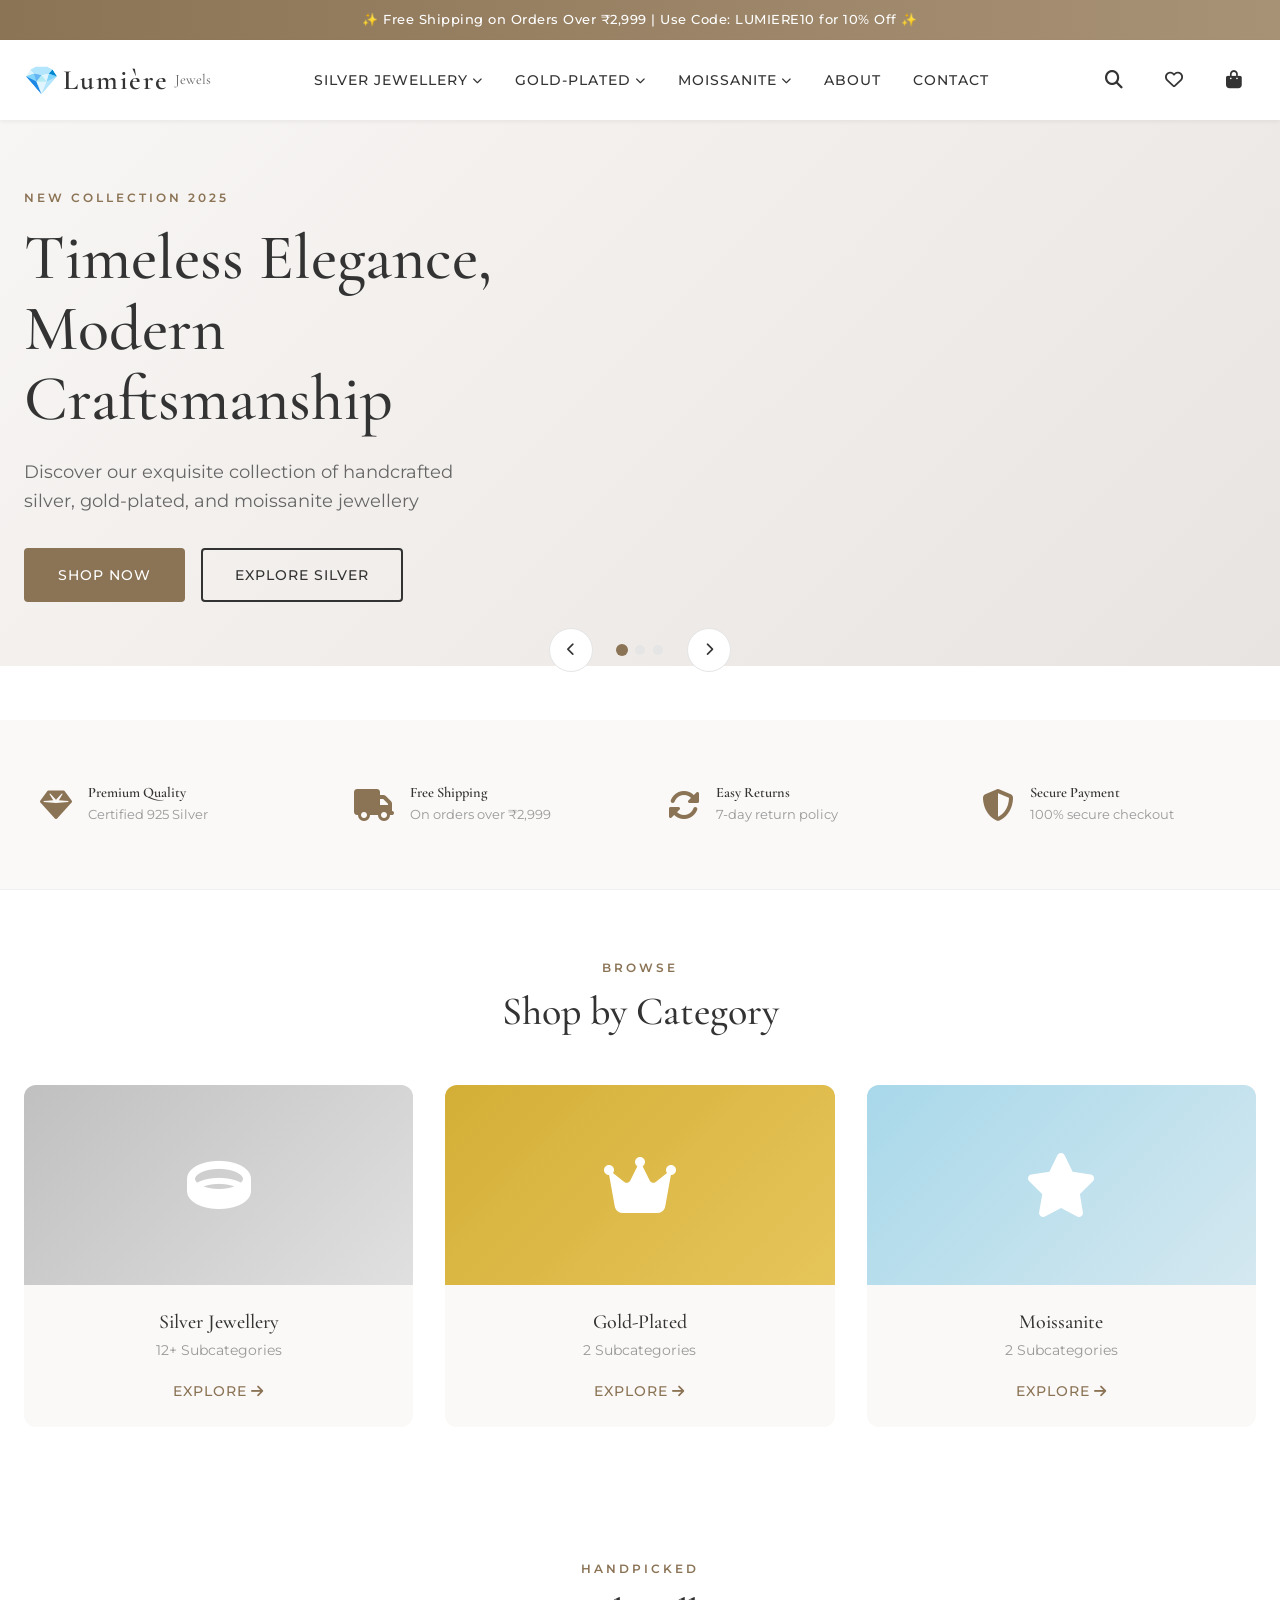
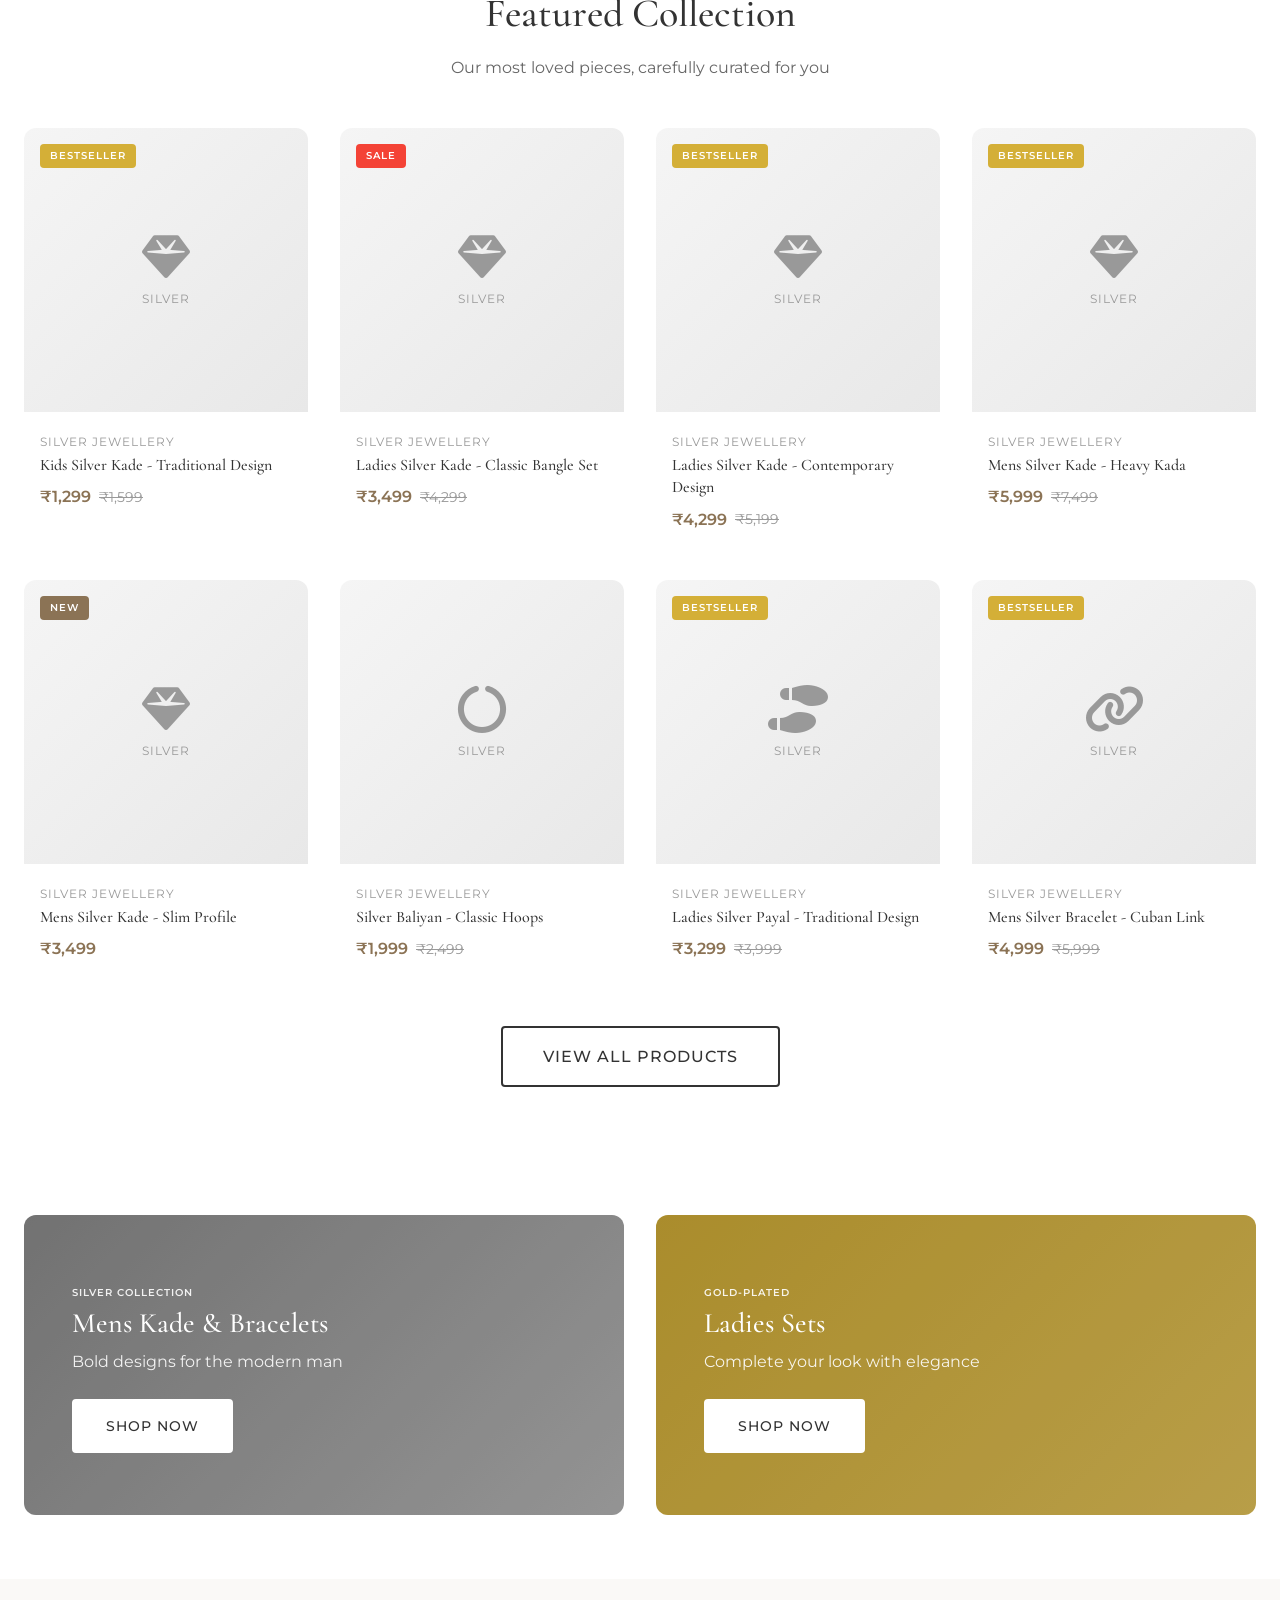
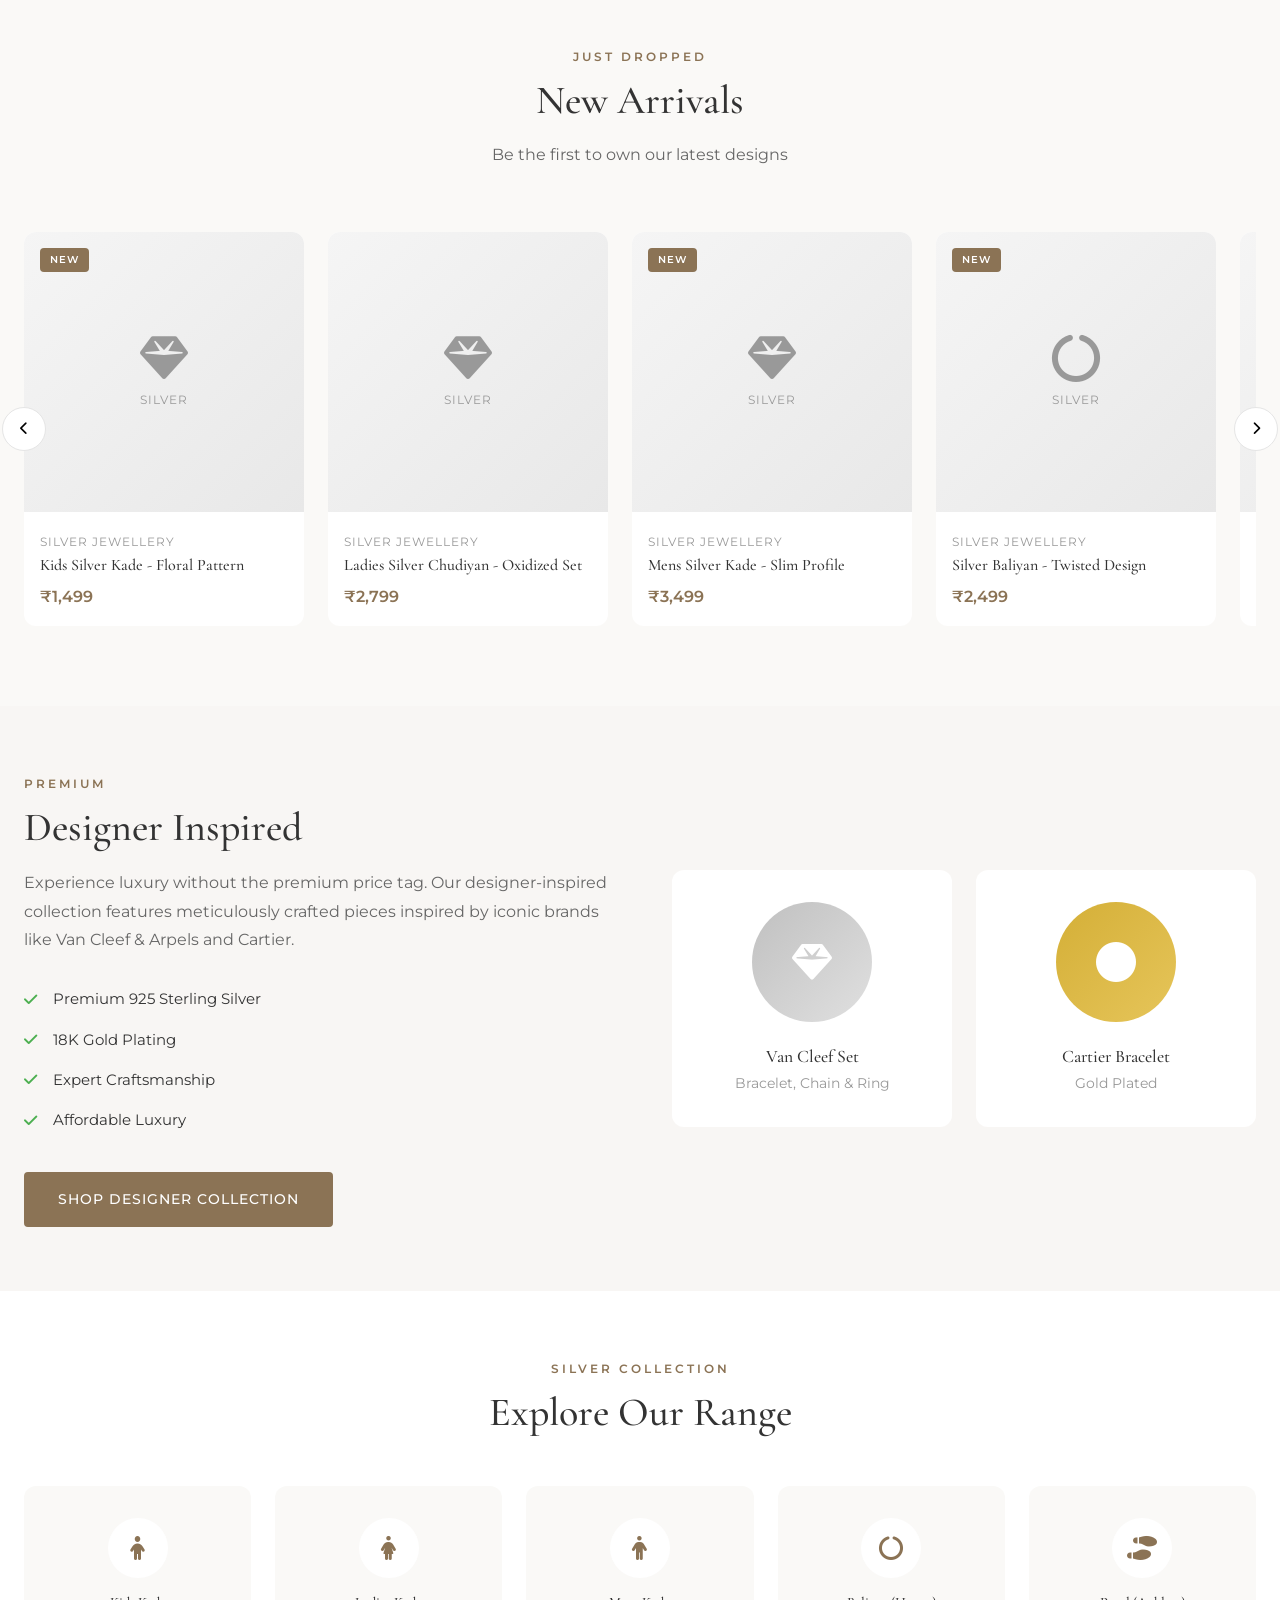
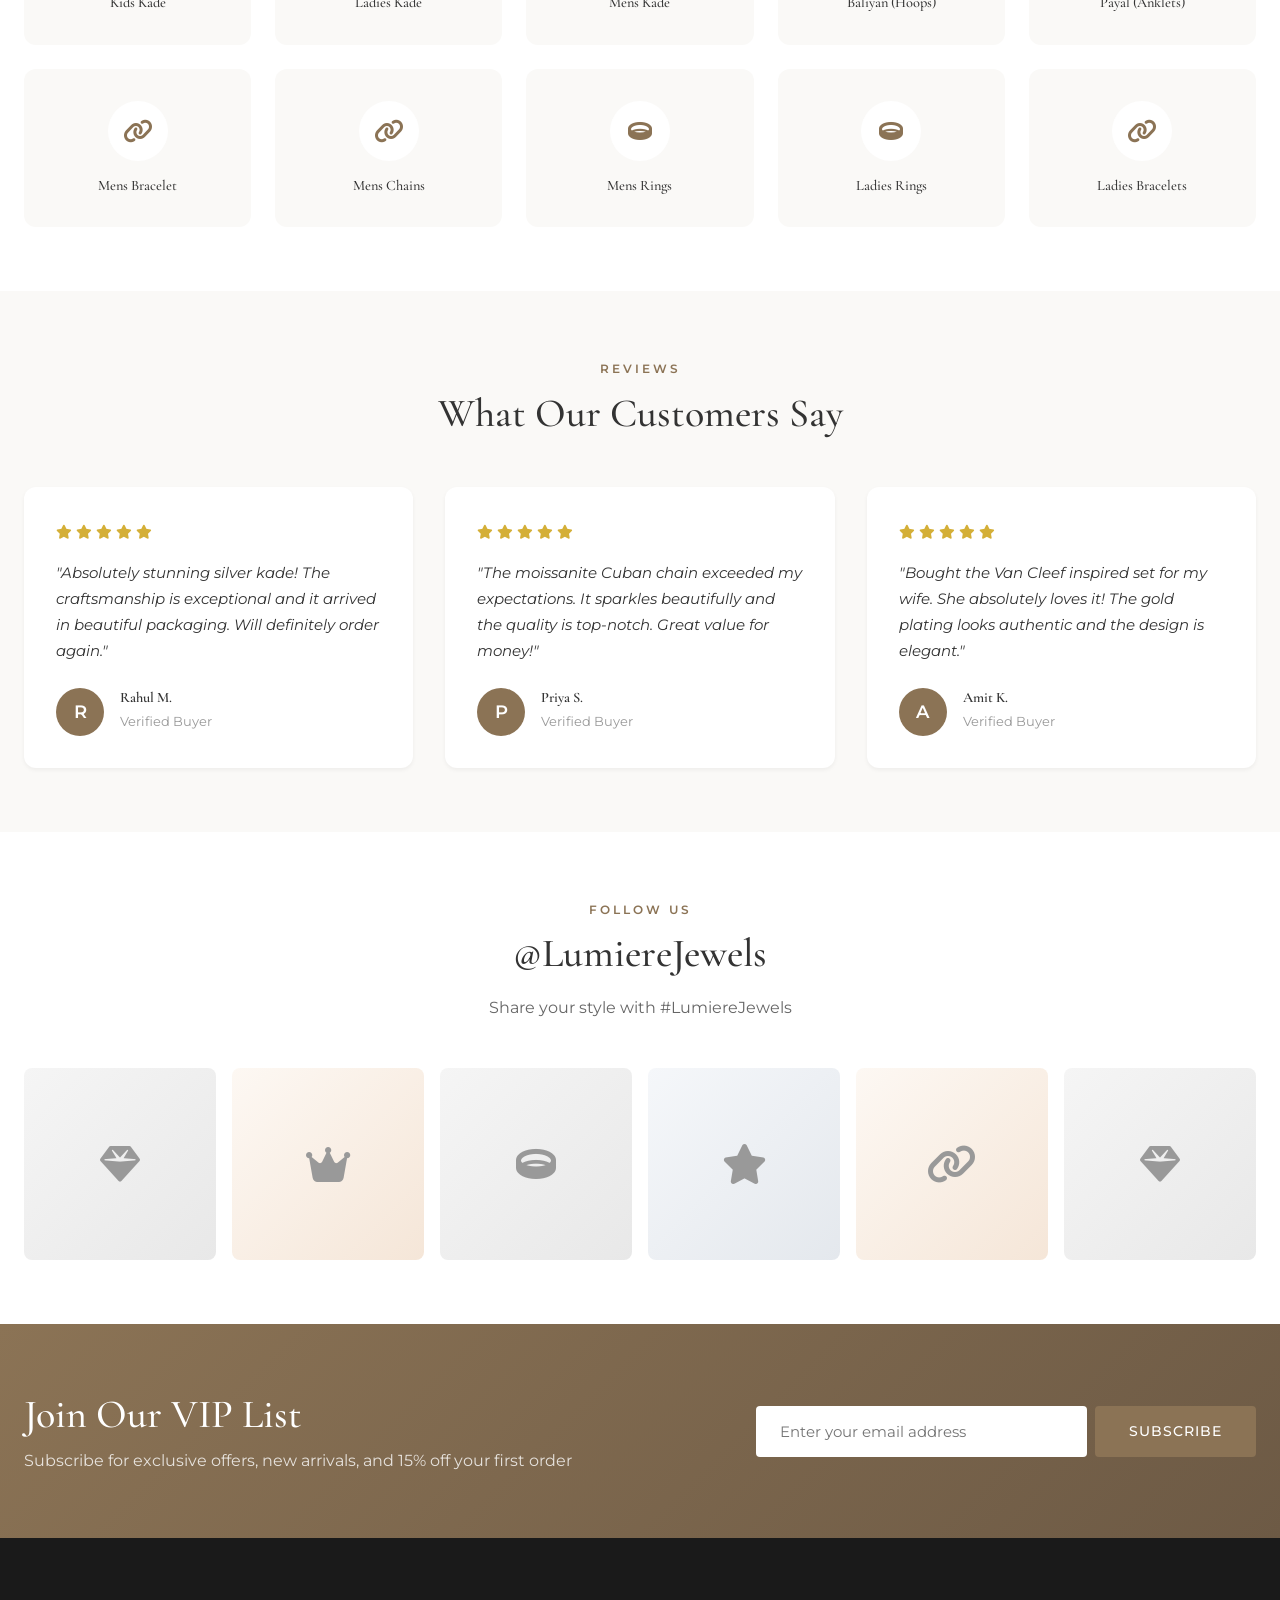
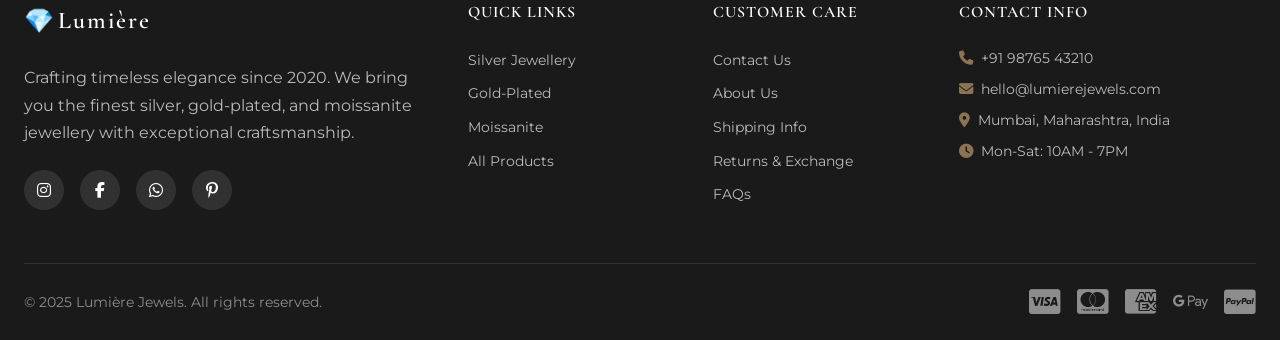
<file: index.html>
<!DOCTYPE html>
<html lang="en">
<head>
  <meta charset="UTF-8">
  <meta name="viewport" content="width=device-width, initial-scale=1.0">
  <title>Lumière Jewels | Premium Silver, Gold-Plated & Moissanite Jewellery</title>
  <meta name="description" content="Discover exquisite silver, gold-plated, and moissanite jewellery. Shop our curated collection of rings, bracelets, chains, and more.">
  <link rel="preconnect" href="https://fonts.googleapis.com">
  <link rel="preconnect" href="https://fonts.gstatic.com" crossorigin>
  <link href="https://fonts.googleapis.com/css2?family=Cormorant+Garamond:wght@300;400;500;600;700&family=Montserrat:wght@300;400;500;600&display=swap" rel="stylesheet">
  <link rel="stylesheet" href="https://cdnjs.cloudflare.com/ajax/libs/font-awesome/6.4.0/css/all.min.css">
  <link rel="stylesheet" href="css/styles.css">
</head>
<body>
  <!-- Announcement Bar -->
  <div class="announcement-bar">
    <p>✨ Free Shipping on Orders Over ₹2,999 | Use Code: LUMIERE10 for 10% Off ✨</p>
  </div>

  <!-- Header -->
  <header class="header" id="header">
    <div class="header-container">
      <!-- Mobile Menu Toggle -->
      <button class="mobile-menu-toggle" id="mobileMenuToggle" aria-label="Toggle menu">
        <span></span>
        <span></span>
        <span></span>
      </button>

      <!-- Logo -->
      <div class="logo">
        <a href="index.html">
          <span class="logo-icon">💎</span>
          <span class="logo-text">Lumière</span>
          <span class="logo-tagline">Jewels</span>
        </a>
      </div>

      <!-- Main Navigation -->
      <nav class="main-nav" id="mainNav">
        <ul class="nav-list">
          <li class="nav-item has-dropdown">
            <a href="#" class="nav-link">Silver Jewellery <i class="fas fa-chevron-down"></i></a>
            <div class="dropdown-menu mega-menu">
              <div class="mega-menu-inner">
                <div class="mega-menu-column">
                  <h4>Kids Collection</h4>
                  <ul>
                    <li><a href="pages/category.html?category=silver&subcategory=kids-kade">Kids Kade</a></li>
                    <li><a href="pages/category.html?category=silver&subcategory=kids-payal">Kids Payal (Anklets)</a></li>
                  </ul>
                </div>
                <div class="mega-menu-column">
                  <h4>Ladies Collection</h4>
                  <ul>
                    <li><a href="pages/category.html?category=silver&subcategory=ladies-kade">Ladies Kade & Chudiyan</a></li>
                    <li><a href="pages/category.html?category=silver&subcategory=ladies-rings">Ladies Rings</a></li>
                    <li><a href="pages/category.html?category=silver&subcategory=ladies-bracelets">Ladies Bracelets</a></li>
                    <li><a href="pages/category.html?category=silver&subcategory=ladies-payal">Ladies Payal (Anklets)</a></li>
                    <li><a href="pages/category.html?category=silver&subcategory=baliyan">Baliyan (Hoops)</a></li>
                  </ul>
                </div>
                <div class="mega-menu-column">
                  <h4>Mens Collection</h4>
                  <ul>
                    <li><a href="pages/category.html?category=silver&subcategory=mens-kade">Mens Kade</a></li>
                    <li><a href="pages/category.html?category=silver&subcategory=mens-bracelet">Mens Bracelet</a></li>
                    <li><a href="pages/category.html?category=silver&subcategory=mens-chains">Mens Chains</a></li>
                    <li><a href="pages/category.html?category=silver&subcategory=mens-rings">Mens Rings</a></li>
                  </ul>
                </div>
                <div class="mega-menu-column">
                  <h4>Designer Inspired</h4>
                  <ul>
                    <li><a href="pages/category.html?category=silver&subcategory=van-cleef-set">Van Cleef Set</a></li>
                    <li><a href="pages/category.html?category=silver&subcategory=cartier-bracelet">Gold Plated Cartier Bracelet</a></li>
                  </ul>
                </div>
              </div>
              <div class="mega-menu-banner">
                <a href="pages/category.html?category=silver">
                  <div class="banner-content">
                    <span class="banner-tag">New In</span>
                    <h3>Silver Collection 2025</h3>
                    <p>Explore our latest arrivals</p>
                  </div>
                </a>
              </div>
            </div>
          </li>
          <li class="nav-item has-dropdown">
            <a href="#" class="nav-link">Gold-Plated <i class="fas fa-chevron-down"></i></a>
            <div class="dropdown-menu">
              <ul>
                <li><a href="pages/category.html?category=gold-plated&subcategory=ladies-sets">Ladies Sets</a></li>
                <li><a href="pages/category.html?category=gold-plated&subcategory=ladies-bracelet">Ladies Bracelet</a></li>
              </ul>
            </div>
          </li>
          <li class="nav-item has-dropdown">
            <a href="#" class="nav-link">Moissanite <i class="fas fa-chevron-down"></i></a>
            <div class="dropdown-menu">
              <ul>
                <li><a href="pages/category.html?category=moissanite&subcategory=cuban-chain">Cuban Chain</a></li>
                <li><a href="pages/category.html?category=moissanite&subcategory=cuban-bracelet">Cuban Bracelet</a></li>
              </ul>
            </div>
          </li>
          <li class="nav-item">
            <a href="pages/about.html" class="nav-link">About</a>
          </li>
          <li class="nav-item">
            <a href="pages/contact.html" class="nav-link">Contact</a>
          </li>
        </ul>
      </nav>

      <!-- Header Actions -->
      <div class="header-actions">
        <button class="action-btn search-btn" id="searchBtn" aria-label="Search">
          <i class="fas fa-search"></i>
        </button>
        <button class="action-btn wishlist-btn" aria-label="Wishlist">
          <i class="far fa-heart"></i>
          <span class="badge wishlist-count">0</span>
        </button>
        <button class="action-btn cart-btn" id="cartBtn" aria-label="Cart">
          <i class="fas fa-shopping-bag"></i>
          <span class="badge cart-count">0</span>
        </button>
      </div>
    </div>

    <!-- Search Overlay -->
    <div class="search-overlay" id="searchOverlay">
      <div class="search-container">
        <form class="search-form" id="searchForm">
          <input type="text" placeholder="Search for products..." id="searchInput" autocomplete="off">
          <button type="submit"><i class="fas fa-search"></i></button>
        </form>
        <button class="close-search" id="closeSearch"><i class="fas fa-times"></i></button>
        <div class="search-suggestions" id="searchSuggestions"></div>
      </div>
    </div>
  </header>

  <!-- Cart Sidebar -->
  <div class="cart-sidebar" id="cartSidebar">
    <div class="cart-header">
      <h3>Shopping Bag</h3>
      <button class="close-cart" id="closeCart"><i class="fas fa-times"></i></button>
    </div>
    <div class="cart-items" id="cartItems">
      <!-- Cart items will be populated by JavaScript -->
    </div>
    <div class="cart-footer">
      <div class="cart-subtotal">
        <span>Subtotal</span>
        <span class="subtotal-amount" id="subtotalAmount">₹0</span>
      </div>
      <p class="cart-note">Shipping & taxes calculated at checkout</p>
      <a href="pages/checkout.html" class="btn btn-primary btn-full">Checkout</a>
      <button class="btn btn-outline btn-full" id="continueShopping">Continue Shopping</button>
    </div>
    <div class="cart-empty" id="cartEmpty">
      <i class="fas fa-shopping-bag"></i>
      <p>Your bag is empty</p>
      <a href="#featured" class="btn btn-primary">Start Shopping</a>
    </div>
  </div>
  <div class="cart-overlay" id="cartOverlay"></div>

  <!-- Mobile Navigation -->
  <div class="mobile-nav" id="mobileNav">
    <div class="mobile-nav-header">
      <span class="logo-text">Lumière</span>
      <button class="close-mobile-nav" id="closeMobileNav"><i class="fas fa-times"></i></button>
    </div>
    <div class="mobile-nav-content">
      <div class="mobile-accordion">
        <div class="accordion-item">
          <button class="accordion-header">
            Silver Jewellery <i class="fas fa-plus"></i>
          </button>
          <div class="accordion-content">
            <a href="pages/category.html?category=silver&subcategory=kids-kade">Kids Kade</a>
            <a href="pages/category.html?category=silver&subcategory=ladies-kade">Ladies Kade & Chudiyan</a>
            <a href="pages/category.html?category=silver&subcategory=mens-kade">Mens Kade</a>
            <a href="pages/category.html?category=silver&subcategory=baliyan">Baliyan (Hoops)</a>
            <a href="pages/category.html?category=silver&subcategory=payal">Payal (Anklets)</a>
            <a href="pages/category.html?category=silver&subcategory=mens-bracelet">Mens Bracelet</a>
            <a href="pages/category.html?category=silver&subcategory=mens-chains">Mens Chains</a>
            <a href="pages/category.html?category=silver&subcategory=mens-rings">Mens Rings</a>
            <a href="pages/category.html?category=silver&subcategory=ladies-rings">Ladies Rings</a>
            <a href="pages/category.html?category=silver&subcategory=ladies-bracelets">Ladies Bracelets</a>
            <a href="pages/category.html?category=silver&subcategory=van-cleef-set">Van Cleef Set</a>
            <a href="pages/category.html?category=silver&subcategory=cartier-bracelet">Cartier Bracelet</a>
          </div>
        </div>
        <div class="accordion-item">
          <button class="accordion-header">
            Gold-Plated Jewellery <i class="fas fa-plus"></i>
          </button>
          <div class="accordion-content">
            <a href="pages/category.html?category=gold-plated&subcategory=ladies-sets">Ladies Sets</a>
            <a href="pages/category.html?category=gold-plated&subcategory=ladies-bracelet">Ladies Bracelet</a>
          </div>
        </div>
        <div class="accordion-item">
          <button class="accordion-header">
            Moissanite Jewellery <i class="fas fa-plus"></i>
          </button>
          <div class="accordion-content">
            <a href="pages/category.html?category=moissanite&subcategory=cuban-chain">Cuban Chain</a>
            <a href="pages/category.html?category=moissanite&subcategory=cuban-bracelet">Cuban Bracelet</a>
          </div>
        </div>
      </div>
      <div class="mobile-nav-links">
        <a href="pages/about.html">About Us</a>
        <a href="pages/contact.html">Contact</a>
      </div>
      <div class="mobile-nav-social">
        <a href="https://instagram.com" target="_blank" rel="noopener"><i class="fab fa-instagram"></i></a>
        <a href="https://facebook.com" target="_blank" rel="noopener"><i class="fab fa-facebook-f"></i></a>
        <a href="https://wa.me/1234567890" target="_blank" rel="noopener"><i class="fab fa-whatsapp"></i></a>
      </div>
    </div>
  </div>

  <main>
    <!-- Hero Section -->
    <section class="hero">
      <div class="hero-slider" id="heroSlider">
        <div class="hero-slide active" data-slide="1">
          <div class="hero-bg" style="background: linear-gradient(135deg, #f8f6f4 0%, #e8e4e1 100%);"></div>
          <div class="hero-content">
            <span class="hero-subtitle">New Collection 2025</span>
            <h1 class="hero-title">Timeless Elegance,<br>Modern Craftsmanship</h1>
            <p class="hero-description">Discover our exquisite collection of handcrafted silver, gold-plated, and moissanite jewellery</p>
            <div class="hero-actions">
              <a href="#featured" class="btn btn-primary">Shop Now</a>
              <a href="pages/category.html?category=silver" class="btn btn-outline">Explore Silver</a>
            </div>
          </div>
          <div class="hero-image">
            <div class="hero-image-placeholder">
              <i class="fas fa-gem"></i>
              <span>Premium Silver Collection</span>
            </div>
          </div>
        </div>
        <div class="hero-slide" data-slide="2">
          <div class="hero-bg" style="background: linear-gradient(135deg, #fdf8f3 0%, #f5e6d8 100%);"></div>
          <div class="hero-content">
            <span class="hero-subtitle">Luxury Redefined</span>
            <h1 class="hero-title">Gold-Plated<br>Masterpieces</h1>
            <p class="hero-description">Experience the allure of gold without compromise. Our gold-plated collection radiates sophistication.</p>
            <div class="hero-actions">
              <a href="pages/category.html?category=gold-plated" class="btn btn-primary">Shop Gold-Plated</a>
            </div>
          </div>
          <div class="hero-image">
            <div class="hero-image-placeholder gold">
              <i class="fas fa-crown"></i>
              <span>Gold-Plated Elegance</span>
            </div>
          </div>
        </div>
        <div class="hero-slide" data-slide="3">
          <div class="hero-bg" style="background: linear-gradient(135deg, #f5f7fa 0%, #e4e8ed 100%);"></div>
          <div class="hero-content">
            <span class="hero-subtitle">Brilliance Unleashed</span>
            <h1 class="hero-title">Moissanite<br>Collection</h1>
            <p class="hero-description">Discover the fire and brilliance of moissanite. More sparkle than diamond at a fraction of the price.</p>
            <div class="hero-actions">
              <a href="pages/category.html?category=moissanite" class="btn btn-primary">Shop Moissanite</a>
            </div>
          </div>
          <div class="hero-image">
            <div class="hero-image-placeholder moissanite">
              <i class="fas fa-star"></i>
              <span>Moissanite Brilliance</span>
            </div>
          </div>
        </div>
      </div>
      <div class="hero-nav">
        <button class="hero-nav-btn prev" id="heroPrev"><i class="fas fa-chevron-left"></i></button>
        <div class="hero-dots" id="heroDots">
          <span class="dot active" data-slide="1"></span>
          <span class="dot" data-slide="2"></span>
          <span class="dot" data-slide="3"></span>
        </div>
        <button class="hero-nav-btn next" id="heroNext"><i class="fas fa-chevron-right"></i></button>
      </div>
    </section>

    <!-- Trust Badges -->
    <section class="trust-badges">
      <div class="container">
        <div class="badges-grid">
          <div class="badge-item">
            <i class="fas fa-gem"></i>
            <div class="badge-text">
              <h4>Premium Quality</h4>
              <p>Certified 925 Silver</p>
            </div>
          </div>
          <div class="badge-item">
            <i class="fas fa-truck"></i>
            <div class="badge-text">
              <h4>Free Shipping</h4>
              <p>On orders over ₹2,999</p>
            </div>
          </div>
          <div class="badge-item">
            <i class="fas fa-sync-alt"></i>
            <div class="badge-text">
              <h4>Easy Returns</h4>
              <p>7-day return policy</p>
            </div>
          </div>
          <div class="badge-item">
            <i class="fas fa-shield-alt"></i>
            <div class="badge-text">
              <h4>Secure Payment</h4>
              <p>100% secure checkout</p>
            </div>
          </div>
        </div>
      </div>
    </section>

    <!-- Shop by Category -->
    <section class="categories-section" id="categories">
      <div class="container">
        <div class="section-header">
          <span class="section-subtitle">Browse</span>
          <h2 class="section-title">Shop by Category</h2>
        </div>
        <div class="categories-grid">
          <a href="pages/category.html?category=silver" class="category-card">
            <div class="category-image silver-cat">
              <i class="fas fa-ring"></i>
            </div>
            <div class="category-content">
              <h3>Silver Jewellery</h3>
              <p>12+ Subcategories</p>
              <span class="category-link">Explore <i class="fas fa-arrow-right"></i></span>
            </div>
          </a>
          <a href="pages/category.html?category=gold-plated" class="category-card">
            <div class="category-image gold-cat">
              <i class="fas fa-crown"></i>
            </div>
            <div class="category-content">
              <h3>Gold-Plated</h3>
              <p>2 Subcategories</p>
              <span class="category-link">Explore <i class="fas fa-arrow-right"></i></span>
            </div>
          </a>
          <a href="pages/category.html?category=moissanite" class="category-card">
            <div class="category-image moissanite-cat">
              <i class="fas fa-star"></i>
            </div>
            <div class="category-content">
              <h3>Moissanite</h3>
              <p>2 Subcategories</p>
              <span class="category-link">Explore <i class="fas fa-arrow-right"></i></span>
            </div>
          </a>
        </div>
      </div>
    </section>

    <!-- Featured Products -->
    <section class="products-section featured" id="featured">
      <div class="container">
        <div class="section-header">
          <span class="section-subtitle">Handpicked</span>
          <h2 class="section-title">Featured Collection</h2>
          <p class="section-description">Our most loved pieces, carefully curated for you</p>
        </div>
        <div class="products-grid" id="featuredProducts">
          <!-- Products will be populated by JavaScript -->
        </div>
        <div class="section-footer">
          <a href="pages/category.html" class="btn btn-outline btn-lg">View All Products</a>
        </div>
      </div>
    </section>

    <!-- Banner Section -->
    <section class="promo-banners">
      <div class="container">
        <div class="banners-grid">
          <div class="promo-banner silver-banner">
            <div class="banner-overlay"></div>
            <div class="banner-content">
              <span class="banner-tag">Silver Collection</span>
              <h3>Mens Kade & Bracelets</h3>
              <p>Bold designs for the modern man</p>
              <a href="pages/category.html?category=silver&subcategory=mens-kade" class="btn btn-white">Shop Now</a>
            </div>
          </div>
          <div class="promo-banner gold-banner">
            <div class="banner-overlay"></div>
            <div class="banner-content">
              <span class="banner-tag">Gold-Plated</span>
              <h3>Ladies Sets</h3>
              <p>Complete your look with elegance</p>
              <a href="pages/category.html?category=gold-plated&subcategory=ladies-sets" class="btn btn-white">Shop Now</a>
            </div>
          </div>
        </div>
      </div>
    </section>

    <!-- New Arrivals -->
    <section class="products-section new-arrivals" id="newArrivals">
      <div class="container">
        <div class="section-header">
          <span class="section-subtitle">Just Dropped</span>
          <h2 class="section-title">New Arrivals</h2>
          <p class="section-description">Be the first to own our latest designs</p>
        </div>
        <div class="products-slider-wrapper">
          <button class="slider-nav prev" id="newArrivalsPrev"><i class="fas fa-chevron-left"></i></button>
          <div class="products-slider" id="newArrivalsSlider">
            <!-- Products will be populated by JavaScript -->
          </div>
          <button class="slider-nav next" id="newArrivalsNext"><i class="fas fa-chevron-right"></i></button>
        </div>
      </div>
    </section>

    <!-- Designer Inspired Section -->
    <section class="designer-section">
      <div class="container">
        <div class="designer-grid">
          <div class="designer-content">
            <span class="section-subtitle">Premium</span>
            <h2 class="section-title">Designer Inspired</h2>
            <p>Experience luxury without the premium price tag. Our designer-inspired collection features meticulously crafted pieces inspired by iconic brands like Van Cleef & Arpels and Cartier.</p>
            <ul class="designer-features">
              <li><i class="fas fa-check"></i> Premium 925 Sterling Silver</li>
              <li><i class="fas fa-check"></i> 18K Gold Plating</li>
              <li><i class="fas fa-check"></i> Expert Craftsmanship</li>
              <li><i class="fas fa-check"></i> Affordable Luxury</li>
            </ul>
            <a href="pages/category.html?category=silver&subcategory=van-cleef-set" class="btn btn-primary">Shop Designer Collection</a>
          </div>
          <div class="designer-showcase">
            <div class="showcase-item">
              <div class="showcase-image">
                <i class="fas fa-gem"></i>
              </div>
              <h4>Van Cleef Set</h4>
              <p>Bracelet, Chain & Ring</p>
            </div>
            <div class="showcase-item">
              <div class="showcase-image gold">
                <i class="fas fa-circle"></i>
              </div>
              <h4>Cartier Bracelet</h4>
              <p>Gold Plated</p>
            </div>
          </div>
        </div>
      </div>
    </section>

    <!-- Subcategories Grid -->
    <section class="subcategories-section" id="subcategories">
      <div class="container">
        <div class="section-header">
          <span class="section-subtitle">Silver Collection</span>
          <h2 class="section-title">Explore Our Range</h2>
        </div>
        <div class="subcategories-grid">
          <a href="pages/category.html?category=silver&subcategory=kids-kade" class="subcat-card">
            <div class="subcat-icon"><i class="fas fa-child"></i></div>
            <h4>Kids Kade</h4>
          </a>
          <a href="pages/category.html?category=silver&subcategory=ladies-kade" class="subcat-card">
            <div class="subcat-icon"><i class="fas fa-female"></i></div>
            <h4>Ladies Kade</h4>
          </a>
          <a href="pages/category.html?category=silver&subcategory=mens-kade" class="subcat-card">
            <div class="subcat-icon"><i class="fas fa-male"></i></div>
            <h4>Mens Kade</h4>
          </a>
          <a href="pages/category.html?category=silver&subcategory=baliyan" class="subcat-card">
            <div class="subcat-icon"><i class="fas fa-circle-notch"></i></div>
            <h4>Baliyan (Hoops)</h4>
          </a>
          <a href="pages/category.html?category=silver&subcategory=payal" class="subcat-card">
            <div class="subcat-icon"><i class="fas fa-shoe-prints"></i></div>
            <h4>Payal (Anklets)</h4>
          </a>
          <a href="pages/category.html?category=silver&subcategory=mens-bracelet" class="subcat-card">
            <div class="subcat-icon"><i class="fas fa-link"></i></div>
            <h4>Mens Bracelet</h4>
          </a>
          <a href="pages/category.html?category=silver&subcategory=mens-chains" class="subcat-card">
            <div class="subcat-icon"><i class="fas fa-link"></i></div>
            <h4>Mens Chains</h4>
          </a>
          <a href="pages/category.html?category=silver&subcategory=mens-rings" class="subcat-card">
            <div class="subcat-icon"><i class="fas fa-ring"></i></div>
            <h4>Mens Rings</h4>
          </a>
          <a href="pages/category.html?category=silver&subcategory=ladies-rings" class="subcat-card">
            <div class="subcat-icon"><i class="fas fa-ring"></i></div>
            <h4>Ladies Rings</h4>
          </a>
          <a href="pages/category.html?category=silver&subcategory=ladies-bracelets" class="subcat-card">
            <div class="subcat-icon"><i class="fas fa-link"></i></div>
            <h4>Ladies Bracelets</h4>
          </a>
        </div>
      </div>
    </section>

    <!-- Testimonials -->
    <section class="testimonials-section">
      <div class="container">
        <div class="section-header">
          <span class="section-subtitle">Reviews</span>
          <h2 class="section-title">What Our Customers Say</h2>
        </div>
        <div class="testimonials-slider" id="testimonialsSlider">
          <div class="testimonial-card">
            <div class="testimonial-rating">
              <i class="fas fa-star"></i>
              <i class="fas fa-star"></i>
              <i class="fas fa-star"></i>
              <i class="fas fa-star"></i>
              <i class="fas fa-star"></i>
            </div>
            <p class="testimonial-text">"Absolutely stunning silver kade! The craftsmanship is exceptional and it arrived in beautiful packaging. Will definitely order again."</p>
            <div class="testimonial-author">
              <div class="author-avatar">R</div>
              <div class="author-info">
                <h5>Rahul M.</h5>
                <span>Verified Buyer</span>
              </div>
            </div>
          </div>
          <div class="testimonial-card">
            <div class="testimonial-rating">
              <i class="fas fa-star"></i>
              <i class="fas fa-star"></i>
              <i class="fas fa-star"></i>
              <i class="fas fa-star"></i>
              <i class="fas fa-star"></i>
            </div>
            <p class="testimonial-text">"The moissanite Cuban chain exceeded my expectations. It sparkles beautifully and the quality is top-notch. Great value for money!"</p>
            <div class="testimonial-author">
              <div class="author-avatar">P</div>
              <div class="author-info">
                <h5>Priya S.</h5>
                <span>Verified Buyer</span>
              </div>
            </div>
          </div>
          <div class="testimonial-card">
            <div class="testimonial-rating">
              <i class="fas fa-star"></i>
              <i class="fas fa-star"></i>
              <i class="fas fa-star"></i>
              <i class="fas fa-star"></i>
              <i class="fas fa-star"></i>
            </div>
            <p class="testimonial-text">"Bought the Van Cleef inspired set for my wife. She absolutely loves it! The gold plating looks authentic and the design is elegant."</p>
            <div class="testimonial-author">
              <div class="author-avatar">A</div>
              <div class="author-info">
                <h5>Amit K.</h5>
                <span>Verified Buyer</span>
              </div>
            </div>
          </div>
        </div>
      </div>
    </section>

    <!-- Instagram Feed -->
    <section class="instagram-section">
      <div class="container">
        <div class="section-header">
          <span class="section-subtitle">Follow Us</span>
          <h2 class="section-title">@LumiereJewels</h2>
          <p class="section-description">Share your style with #LumiereJewels</p>
        </div>
        <div class="instagram-grid">
          <a href="https://instagram.com" target="_blank" class="insta-item">
            <div class="insta-placeholder"><i class="fas fa-gem"></i></div>
            <div class="insta-overlay"><i class="fab fa-instagram"></i></div>
          </a>
          <a href="https://instagram.com" target="_blank" class="insta-item">
            <div class="insta-placeholder gold"><i class="fas fa-crown"></i></div>
            <div class="insta-overlay"><i class="fab fa-instagram"></i></div>
          </a>
          <a href="https://instagram.com" target="_blank" class="insta-item">
            <div class="insta-placeholder"><i class="fas fa-ring"></i></div>
            <div class="insta-overlay"><i class="fab fa-instagram"></i></div>
          </a>
          <a href="https://instagram.com" target="_blank" class="insta-item">
            <div class="insta-placeholder moissanite"><i class="fas fa-star"></i></div>
            <div class="insta-overlay"><i class="fab fa-instagram"></i></div>
          </a>
          <a href="https://instagram.com" target="_blank" class="insta-item">
            <div class="insta-placeholder gold"><i class="fas fa-link"></i></div>
            <div class="insta-overlay"><i class="fab fa-instagram"></i></div>
          </a>
          <a href="https://instagram.com" target="_blank" class="insta-item">
            <div class="insta-placeholder"><i class="fas fa-gem"></i></div>
            <div class="insta-overlay"><i class="fab fa-instagram"></i></div>
          </a>
        </div>
      </div>
    </section>

    <!-- Newsletter -->
    <section class="newsletter-section">
      <div class="container">
        <div class="newsletter-content">
          <div class="newsletter-text">
            <h2>Join Our VIP List</h2>
            <p>Subscribe for exclusive offers, new arrivals, and 15% off your first order</p>
          </div>
          <form class="newsletter-form" id="newsletterForm">
            <input type="email" placeholder="Enter your email address" required>
            <button type="submit" class="btn btn-primary">Subscribe</button>
          </form>
        </div>
      </div>
    </section>
  </main>

  <!-- Footer -->
  <footer class="footer">
    <div class="container">
      <div class="footer-grid">
        <div class="footer-col brand-col">
          <div class="footer-logo">
            <span class="logo-icon">💎</span>
            <span class="logo-text">Lumière</span>
          </div>
          <p>Crafting timeless elegance since 2020. We bring you the finest silver, gold-plated, and moissanite jewellery with exceptional craftsmanship.</p>
          <div class="footer-social">
            <a href="https://instagram.com" target="_blank" rel="noopener" aria-label="Instagram"><i class="fab fa-instagram"></i></a>
            <a href="https://facebook.com" target="_blank" rel="noopener" aria-label="Facebook"><i class="fab fa-facebook-f"></i></a>
            <a href="https://wa.me/1234567890" target="_blank" rel="noopener" aria-label="WhatsApp"><i class="fab fa-whatsapp"></i></a>
            <a href="https://pinterest.com" target="_blank" rel="noopener" aria-label="Pinterest"><i class="fab fa-pinterest-p"></i></a>
          </div>
        </div>
        <div class="footer-col">
          <h4>Quick Links</h4>
          <ul>
            <li><a href="pages/category.html?category=silver">Silver Jewellery</a></li>
            <li><a href="pages/category.html?category=gold-plated">Gold-Plated</a></li>
            <li><a href="pages/category.html?category=moissanite">Moissanite</a></li>
            <li><a href="pages/category.html">All Products</a></li>
          </ul>
        </div>
        <div class="footer-col">
          <h4>Customer Care</h4>
          <ul>
            <li><a href="pages/contact.html">Contact Us</a></li>
            <li><a href="pages/about.html">About Us</a></li>
            <li><a href="#">Shipping Info</a></li>
            <li><a href="#">Returns & Exchange</a></li>
            <li><a href="#">FAQs</a></li>
          </ul>
        </div>
        <div class="footer-col">
          <h4>Contact Info</h4>
          <ul class="contact-info">
            <li><i class="fas fa-phone"></i> +91 98765 43210</li>
            <li><i class="fas fa-envelope"></i> hello@lumierejewels.com</li>
            <li><i class="fas fa-map-marker-alt"></i> Mumbai, Maharashtra, India</li>
            <li><i class="fas fa-clock"></i> Mon-Sat: 10AM - 7PM</li>
          </ul>
        </div>
      </div>
      <div class="footer-bottom">
        <div class="footer-bottom-left">
          <p>&copy; 2025 Lumière Jewels. All rights reserved.</p>
        </div>
        <div class="footer-bottom-right">
          <div class="payment-methods">
            <i class="fab fa-cc-visa"></i>
            <i class="fab fa-cc-mastercard"></i>
            <i class="fab fa-cc-amex"></i>
            <i class="fab fa-google-pay"></i>
            <i class="fab fa-cc-paypal"></i>
          </div>
        </div>
      </div>
    </div>
  </footer>

  <!-- Quick View Modal -->
  <div class="modal quick-view-modal" id="quickViewModal">
    <div class="modal-overlay"></div>
    <div class="modal-content">
      <button class="modal-close" id="closeQuickView"><i class="fas fa-times"></i></button>
      <div class="quick-view-container" id="quickViewContainer">
        <!-- Quick view content will be populated by JavaScript -->
      </div>
    </div>
  </div>

  <!-- Toast Notification -->
  <div class="toast" id="toast">
    <i class="fas fa-check-circle"></i>
    <span class="toast-message">Item added to cart</span>
  </div>

  <script src="js/products.js"></script>
  <script src="js/app.js"></script>
</body>
</html>
</file>
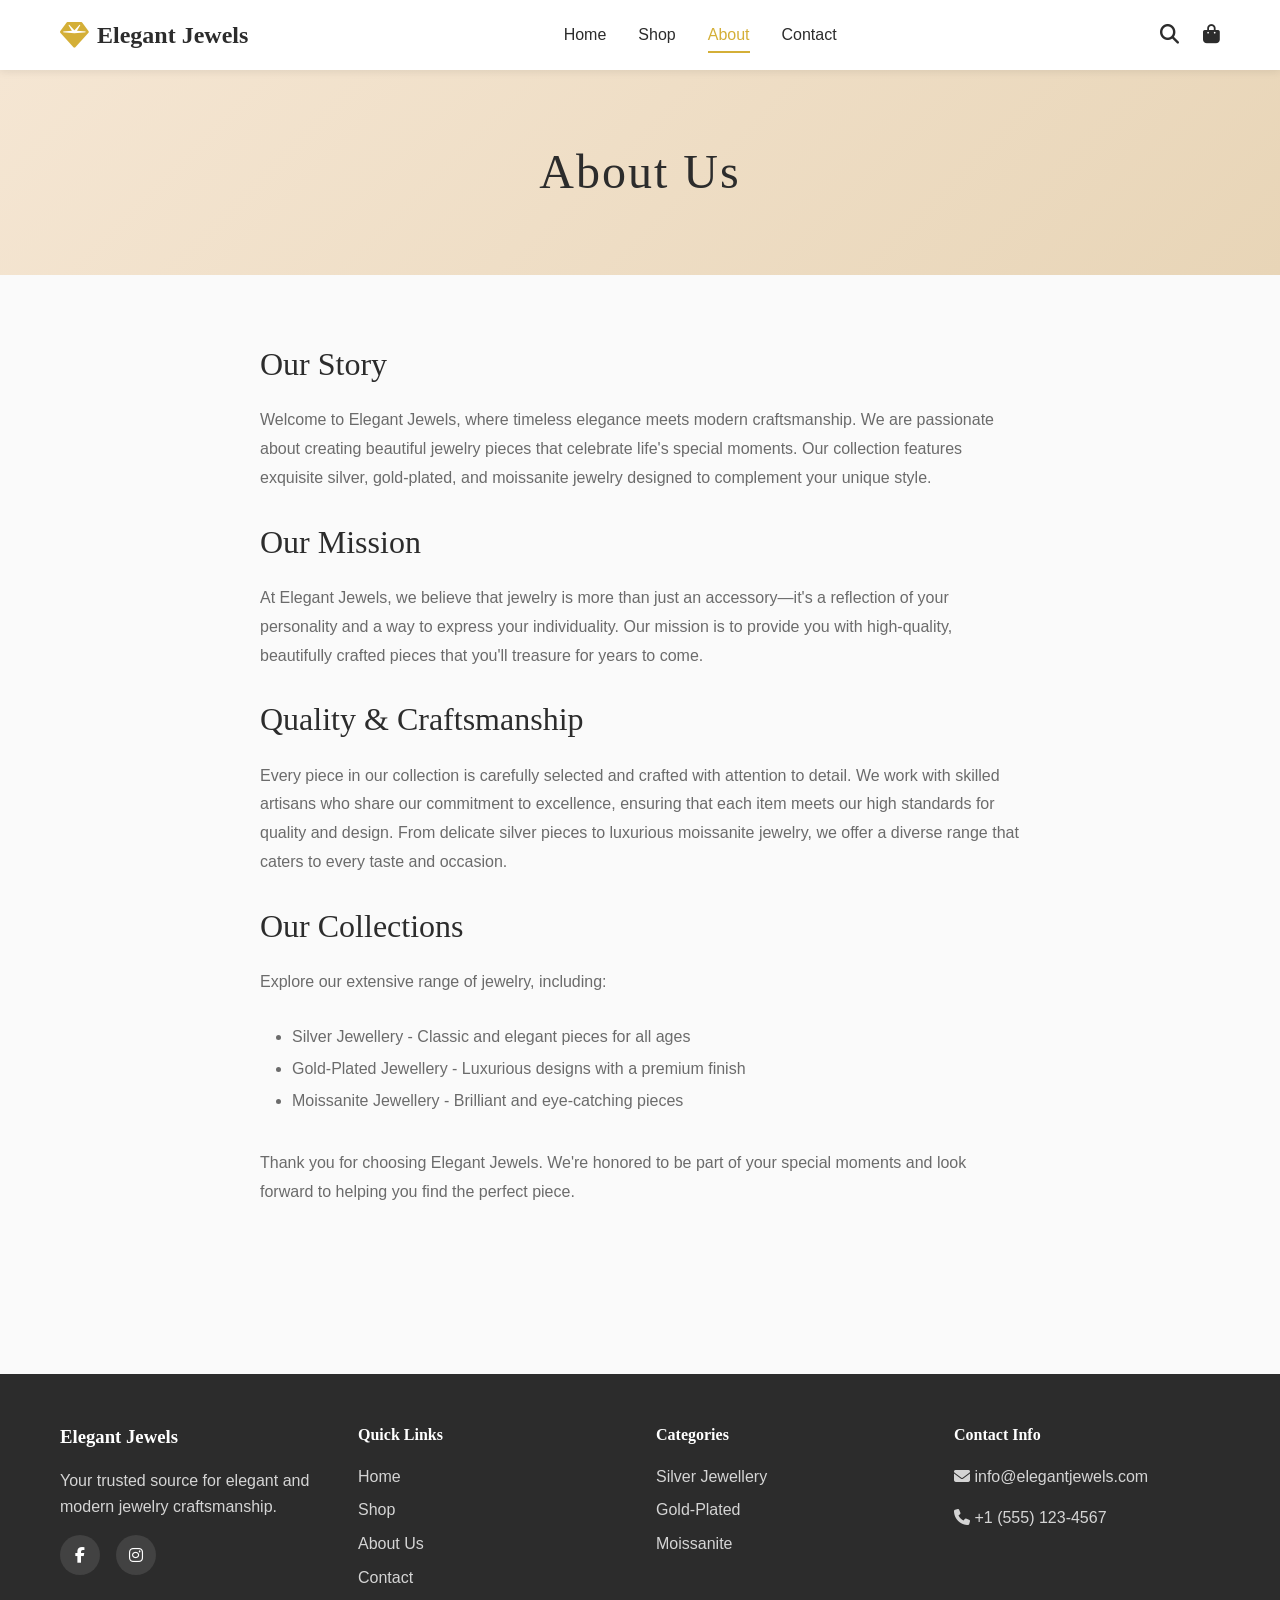
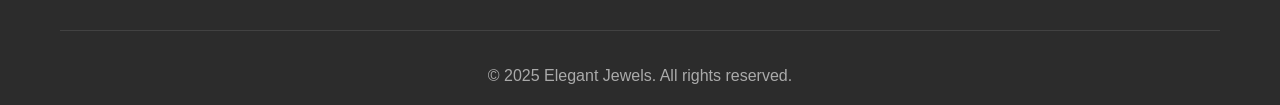
<file: about.html>
<!DOCTYPE html>
<html lang="en">
<head>
  <meta charset="UTF-8">
  <meta name="viewport" content="width=device-width, initial-scale=1.0">
  <title>About Us - Elegant Jewels</title>
  <link rel="stylesheet" href="css/style.css">
  <link rel="stylesheet" href="https://cdnjs.cloudflare.com/ajax/libs/font-awesome/6.4.0/css/all.min.css">
</head>
<body>
  <!-- Navigation -->
  <nav class="navbar">
    <div class="nav-container">
      <div class="nav-logo">
        <a href="index.html">
          <i class="fas fa-gem"></i>
          <span>Elegant Jewels</span>
        </a>
      </div>
      <div class="nav-menu" id="navMenu">
        <a href="index.html" class="nav-link">Home</a>
        <a href="products.html" class="nav-link">Shop</a>
        <a href="about.html" class="nav-link active">About</a>
        <a href="contact.html" class="nav-link">Contact</a>
      </div>
      <div class="nav-icons">
        <button class="search-toggle" id="searchToggle" aria-label="Search">
          <i class="fas fa-search"></i>
        </button>
        <a href="cart.html" class="cart-icon" aria-label="Shopping Cart">
          <i class="fas fa-shopping-bag"></i>
          <span class="cart-count" id="cartCount">0</span>
        </a>
        <button class="menu-toggle" id="menuToggle" aria-label="Menu">
          <i class="fas fa-bars"></i>
        </button>
      </div>
    </div>
    <div class="search-bar" id="searchBar">
      <input type="text" placeholder="Search for jewelry..." id="searchInput">
      <button class="search-close" id="searchClose">
        <i class="fas fa-times"></i>
      </button>
    </div>
  </nav>

  <!-- Page Header -->
  <div class="page-header">
    <div class="container">
      <h1>About Us</h1>
    </div>
  </div>

  <!-- Page Content -->
  <div class="page-content">
    <div class="container">
      <h2>Our Story</h2>
      <p>
        Welcome to Elegant Jewels, where timeless elegance meets modern craftsmanship. 
        We are passionate about creating beautiful jewelry pieces that celebrate life's 
        special moments. Our collection features exquisite silver, gold-plated, and 
        moissanite jewelry designed to complement your unique style.
      </p>

      <h2>Our Mission</h2>
      <p>
        At Elegant Jewels, we believe that jewelry is more than just an accessory—it's 
        a reflection of your personality and a way to express your individuality. Our 
        mission is to provide you with high-quality, beautifully crafted pieces that 
        you'll treasure for years to come.
      </p>

      <h2>Quality & Craftsmanship</h2>
      <p>
        Every piece in our collection is carefully selected and crafted with attention 
        to detail. We work with skilled artisans who share our commitment to excellence, 
        ensuring that each item meets our high standards for quality and design. From 
        delicate silver pieces to luxurious moissanite jewelry, we offer a diverse range 
        that caters to every taste and occasion.
      </p>

      <h2>Our Collections</h2>
      <p>
        Explore our extensive range of jewelry, including:
      </p>
      <ul style="color: var(--text-light); line-height: 2; margin-left: 2rem;">
        <li>Silver Jewellery - Classic and elegant pieces for all ages</li>
        <li>Gold-Plated Jewellery - Luxurious designs with a premium finish</li>
        <li>Moissanite Jewellery - Brilliant and eye-catching pieces</li>
      </ul>

      <p style="margin-top: 2rem;">
        Thank you for choosing Elegant Jewels. We're honored to be part of your 
        special moments and look forward to helping you find the perfect piece.
      </p>
    </div>
  </div>

  <!-- Footer -->
  <footer class="footer">
    <div class="container">
      <div class="footer-content">
        <div class="footer-section">
          <h3>Elegant Jewels</h3>
          <p>Your trusted source for elegant and modern jewelry craftsmanship.</p>
          <div class="social-links">
            <a href="#" aria-label="Facebook" target="_blank" rel="noopener">
              <i class="fab fa-facebook-f"></i>
            </a>
            <a href="#" aria-label="Instagram" target="_blank" rel="noopener">
              <i class="fab fa-instagram"></i>
            </a>
          </div>
        </div>
        <div class="footer-section">
          <h4>Quick Links</h4>
          <ul>
            <li><a href="index.html">Home</a></li>
            <li><a href="products.html">Shop</a></li>
            <li><a href="about.html">About Us</a></li>
            <li><a href="contact.html">Contact</a></li>
          </ul>
        </div>
        <div class="footer-section">
          <h4>Categories</h4>
          <ul>
            <li><a href="products.html?category=silver">Silver Jewellery</a></li>
            <li><a href="products.html?category=gold-plated">Gold-Plated</a></li>
            <li><a href="products.html?category=moissanite">Moissanite</a></li>
          </ul>
        </div>
        <div class="footer-section">
          <h4>Contact Info</h4>
          <p><i class="fas fa-envelope"></i> info@elegantjewels.com</p>
          <p><i class="fas fa-phone"></i> +1 (555) 123-4567</p>
        </div>
      </div>
      <div class="footer-bottom">
        <p>&copy; 2025 Elegant Jewels. All rights reserved.</p>
      </div>
    </div>
  </footer>

  <script src="js/data.js"></script>
  <script src="js/cart.js"></script>
  <script src="js/main.js"></script>
</body>
</html>
</file>
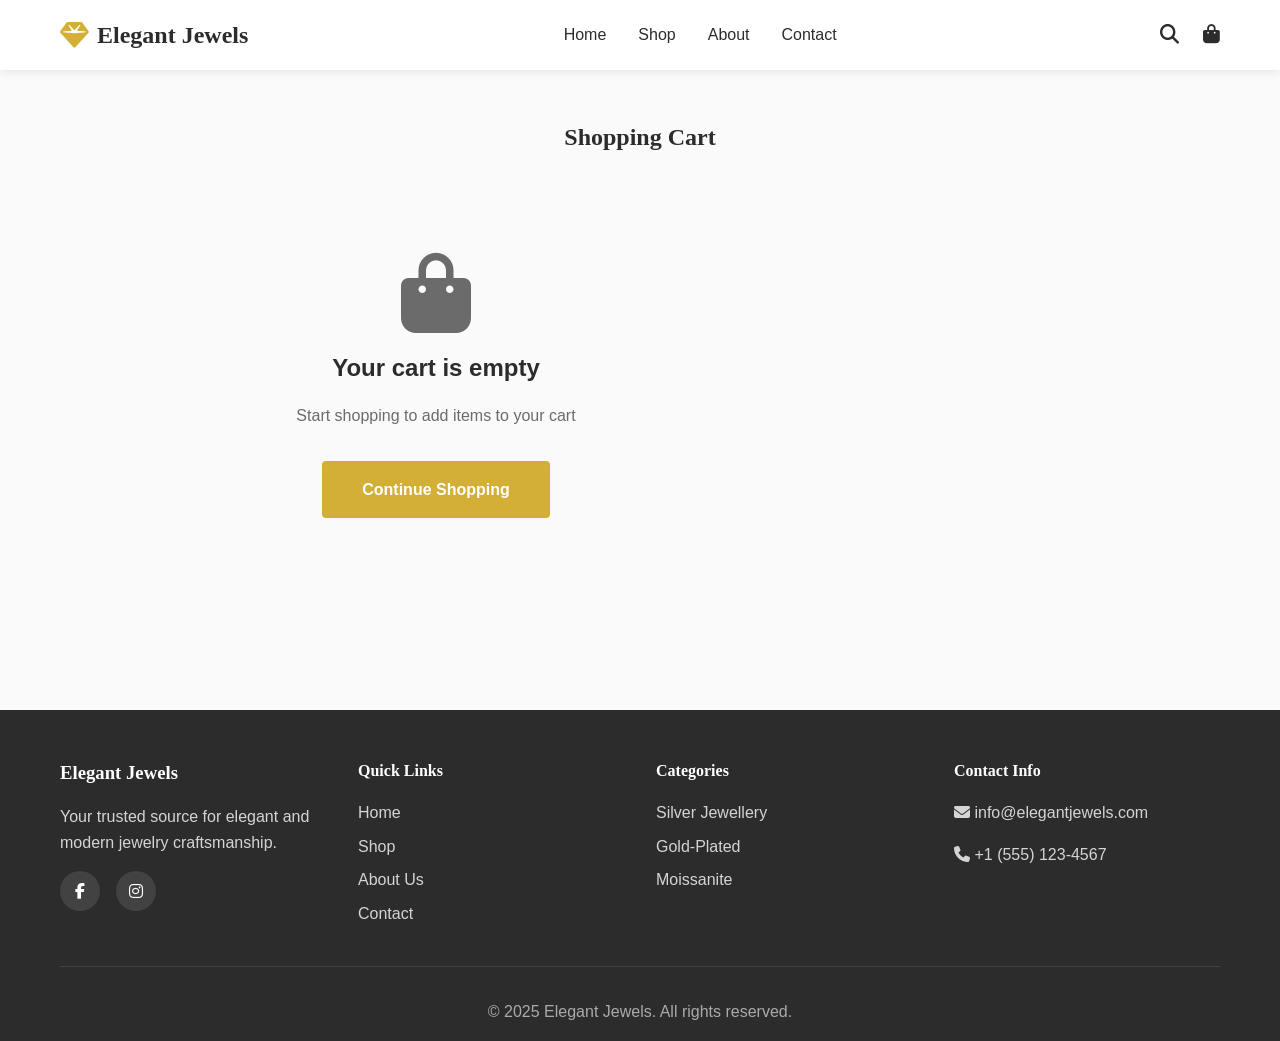
<file: cart.html>
<!DOCTYPE html>
<html lang="en">
<head>
  <meta charset="UTF-8">
  <meta name="viewport" content="width=device-width, initial-scale=1.0">
  <title>Shopping Cart - Elegant Jewels</title>
  <link rel="stylesheet" href="css/style.css">
  <link rel="stylesheet" href="https://cdnjs.cloudflare.com/ajax/libs/font-awesome/6.4.0/css/all.min.css">
</head>
<body>
  <!-- Navigation -->
  <nav class="navbar">
    <div class="nav-container">
      <div class="nav-logo">
        <a href="index.html">
          <i class="fas fa-gem"></i>
          <span>Elegant Jewels</span>
        </a>
      </div>
      <div class="nav-menu" id="navMenu">
        <a href="index.html" class="nav-link">Home</a>
        <a href="products.html" class="nav-link">Shop</a>
        <a href="about.html" class="nav-link">About</a>
        <a href="contact.html" class="nav-link">Contact</a>
      </div>
      <div class="nav-icons">
        <button class="search-toggle" id="searchToggle" aria-label="Search">
          <i class="fas fa-search"></i>
        </button>
        <a href="cart.html" class="cart-icon" aria-label="Shopping Cart">
          <i class="fas fa-shopping-bag"></i>
          <span class="cart-count" id="cartCount">0</span>
        </a>
        <button class="menu-toggle" id="menuToggle" aria-label="Menu">
          <i class="fas fa-bars"></i>
        </button>
      </div>
    </div>
    <div class="search-bar" id="searchBar">
      <input type="text" placeholder="Search for jewelry..." id="searchInput">
      <button class="search-close" id="searchClose">
        <i class="fas fa-times"></i>
      </button>
    </div>
  </nav>

  <!-- Cart Section -->
  <section class="cart-container">
    <div class="container">
      <h1 style="margin-bottom: 2rem; font-family: var(--font-primary); text-align: center;">Shopping Cart</h1>
      <div style="display: grid; grid-template-columns: 2fr 1fr; gap: 2rem;">
        <div id="cartItems">
          <!-- Cart items will be loaded dynamically -->
        </div>
        <div id="cartSummary">
          <!-- Cart summary will be loaded dynamically -->
        </div>
      </div>
    </div>
  </section>

  <!-- Footer -->
  <footer class="footer">
    <div class="container">
      <div class="footer-content">
        <div class="footer-section">
          <h3>Elegant Jewels</h3>
          <p>Your trusted source for elegant and modern jewelry craftsmanship.</p>
          <div class="social-links">
            <a href="#" aria-label="Facebook" target="_blank" rel="noopener">
              <i class="fab fa-facebook-f"></i>
            </a>
            <a href="#" aria-label="Instagram" target="_blank" rel="noopener">
              <i class="fab fa-instagram"></i>
            </a>
          </div>
        </div>
        <div class="footer-section">
          <h4>Quick Links</h4>
          <ul>
            <li><a href="index.html">Home</a></li>
            <li><a href="products.html">Shop</a></li>
            <li><a href="about.html">About Us</a></li>
            <li><a href="contact.html">Contact</a></li>
          </ul>
        </div>
        <div class="footer-section">
          <h4>Categories</h4>
          <ul>
            <li><a href="products.html?category=silver">Silver Jewellery</a></li>
            <li><a href="products.html?category=gold-plated">Gold-Plated</a></li>
            <li><a href="products.html?category=moissanite">Moissanite</a></li>
          </ul>
        </div>
        <div class="footer-section">
          <h4>Contact Info</h4>
          <p><i class="fas fa-envelope"></i> info@elegantjewels.com</p>
          <p><i class="fas fa-phone"></i> +1 (555) 123-4567</p>
        </div>
      </div>
      <div class="footer-bottom">
        <p>&copy; 2025 Elegant Jewels. All rights reserved.</p>
      </div>
    </div>
  </footer>

  <script src="js/data.js"></script>
  <script src="js/cart.js"></script>
  <script src="js/main.js"></script>
</body>
</html>
</file>
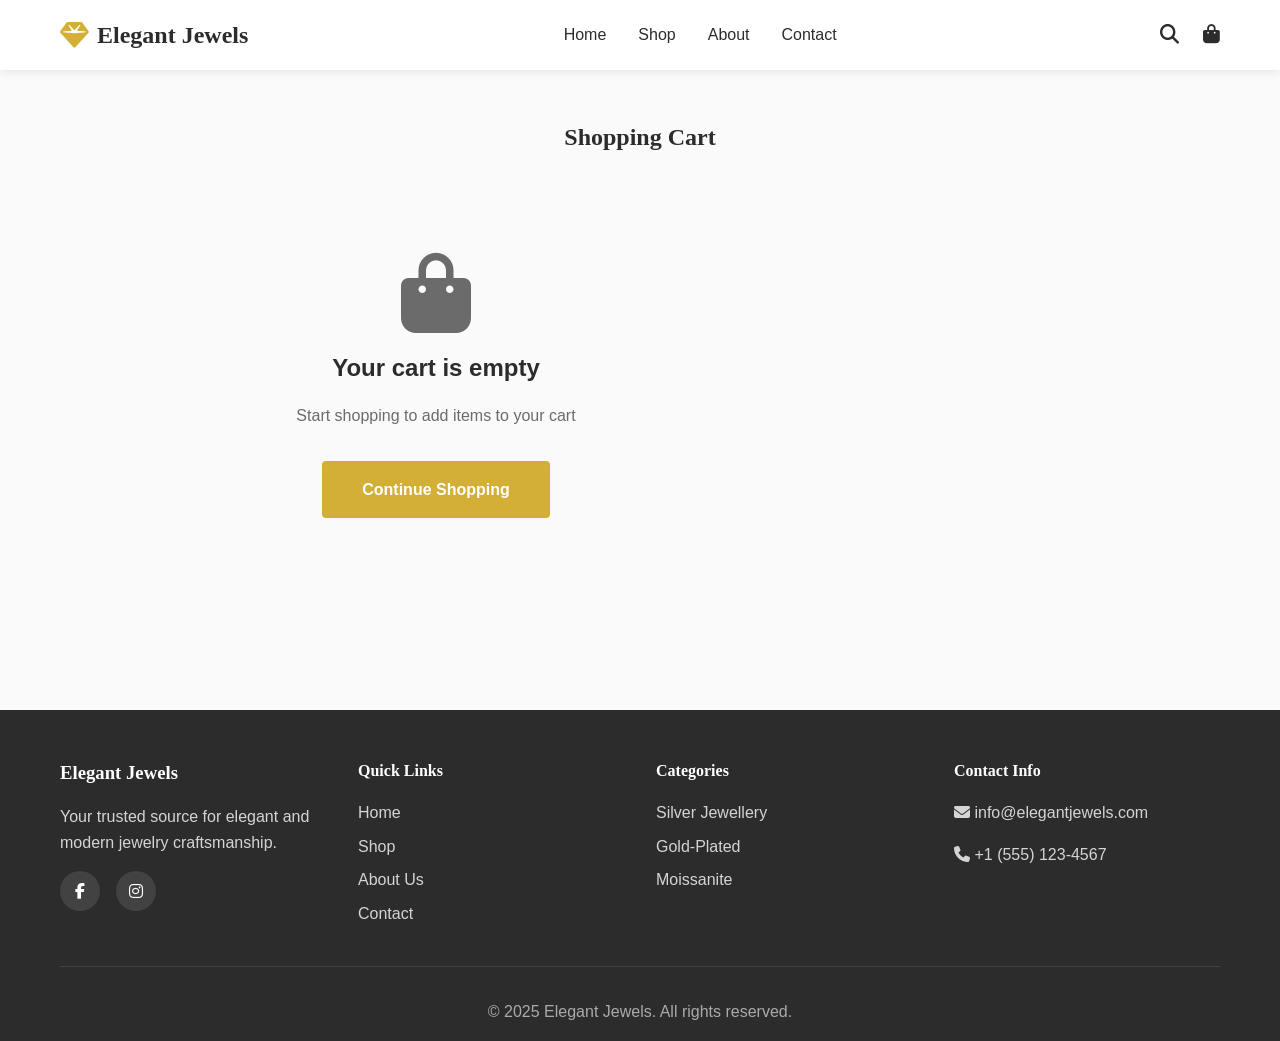
<file: checkout.html>
<!DOCTYPE html>
<html lang="en">
<head>
  <meta charset="UTF-8">
  <meta name="viewport" content="width=device-width, initial-scale=1.0">
  <title>Checkout - Elegant Jewels</title>
  <link rel="stylesheet" href="css/style.css">
  <link rel="stylesheet" href="https://cdnjs.cloudflare.com/ajax/libs/font-awesome/6.4.0/css/all.min.css">
</head>
<body>
  <!-- Navigation -->
  <nav class="navbar">
    <div class="nav-container">
      <div class="nav-logo">
        <a href="index.html">
          <i class="fas fa-gem"></i>
          <span>Elegant Jewels</span>
        </a>
      </div>
      <div class="nav-menu" id="navMenu">
        <a href="index.html" class="nav-link">Home</a>
        <a href="products.html" class="nav-link">Shop</a>
        <a href="about.html" class="nav-link">About</a>
        <a href="contact.html" class="nav-link">Contact</a>
      </div>
      <div class="nav-icons">
        <button class="search-toggle" id="searchToggle" aria-label="Search">
          <i class="fas fa-search"></i>
        </button>
        <a href="cart.html" class="cart-icon" aria-label="Shopping Cart">
          <i class="fas fa-shopping-bag"></i>
          <span class="cart-count" id="cartCount">0</span>
        </a>
        <button class="menu-toggle" id="menuToggle" aria-label="Menu">
          <i class="fas fa-bars"></i>
        </button>
      </div>
    </div>
    <div class="search-bar" id="searchBar">
      <input type="text" placeholder="Search for jewelry..." id="searchInput">
      <button class="search-close" id="searchClose">
        <i class="fas fa-times"></i>
      </button>
    </div>
  </nav>

  <!-- Checkout Section -->
  <section class="checkout-container">
    <div class="container">
      <h1 style="margin-bottom: 2rem; font-family: var(--font-primary); text-align: center;">Checkout</h1>
      <div style="display: grid; grid-template-columns: 2fr 1fr; gap: 3rem;">
        <form id="checkoutForm" class="checkout-form">
          <h2 style="margin-bottom: 1.5rem; font-family: var(--font-primary);">Shipping Information</h2>
          
          <div class="form-group">
            <label for="name">Full Name *</label>
            <input type="text" id="name" name="name" required>
          </div>

          <div class="form-group">
            <label for="email">Email Address *</label>
            <input type="email" id="email" name="email" required>
          </div>

          <div class="form-group">
            <label for="phone">Phone Number</label>
            <input type="tel" id="phone" name="phone">
          </div>

          <div class="form-group">
            <label for="address">Street Address *</label>
            <input type="text" id="address" name="address" required>
          </div>

          <div class="form-row">
            <div class="form-group">
              <label for="city">City *</label>
              <input type="text" id="city" name="city" required>
            </div>
            <div class="form-group">
              <label for="zip">ZIP Code *</label>
              <input type="text" id="zip" name="zip" required>
            </div>
          </div>

          <div class="form-group">
            <label for="country">Country *</label>
            <select id="country" name="country" required>
              <option value="">Select Country</option>
              <option value="us">United States</option>
              <option value="ca">Canada</option>
              <option value="uk">United Kingdom</option>
              <option value="au">Australia</option>
            </select>
          </div>

          <h2 style="margin: 2rem 0 1.5rem; font-family: var(--font-primary);">Payment Information</h2>

          <div class="form-group">
            <label for="cardNumber">Card Number *</label>
            <input type="text" id="cardNumber" name="cardNumber" placeholder="1234 5678 9012 3456" required>
          </div>

          <div class="form-row">
            <div class="form-group">
              <label for="expiry">Expiry Date *</label>
              <input type="text" id="expiry" name="expiry" placeholder="MM/YY" required>
            </div>
            <div class="form-group">
              <label for="cvv">CVV *</label>
              <input type="text" id="cvv" name="cvv" placeholder="123" required>
            </div>
          </div>

          <button type="submit" class="btn btn-primary" style="width: 100%; margin-top: 1rem; padding: 1rem; font-size: 1.1rem;">
            Place Order
          </button>
        </form>

        <div id="checkoutSummary" class="checkout-summary">
          <!-- Order summary will be loaded dynamically -->
        </div>
      </div>
    </div>
  </section>

  <!-- Footer -->
  <footer class="footer">
    <div class="container">
      <div class="footer-content">
        <div class="footer-section">
          <h3>Elegant Jewels</h3>
          <p>Your trusted source for elegant and modern jewelry craftsmanship.</p>
          <div class="social-links">
            <a href="#" aria-label="Facebook" target="_blank" rel="noopener">
              <i class="fab fa-facebook-f"></i>
            </a>
            <a href="#" aria-label="Instagram" target="_blank" rel="noopener">
              <i class="fab fa-instagram"></i>
            </a>
          </div>
        </div>
        <div class="footer-section">
          <h4>Quick Links</h4>
          <ul>
            <li><a href="index.html">Home</a></li>
            <li><a href="products.html">Shop</a></li>
            <li><a href="about.html">About Us</a></li>
            <li><a href="contact.html">Contact</a></li>
          </ul>
        </div>
        <div class="footer-section">
          <h4>Categories</h4>
          <ul>
            <li><a href="products.html?category=silver">Silver Jewellery</a></li>
            <li><a href="products.html?category=gold-plated">Gold-Plated</a></li>
            <li><a href="products.html?category=moissanite">Moissanite</a></li>
          </ul>
        </div>
        <div class="footer-section">
          <h4>Contact Info</h4>
          <p><i class="fas fa-envelope"></i> info@elegantjewels.com</p>
          <p><i class="fas fa-phone"></i> +1 (555) 123-4567</p>
        </div>
      </div>
      <div class="footer-bottom">
        <p>&copy; 2025 Elegant Jewels. All rights reserved.</p>
      </div>
    </div>
  </footer>

  <script src="js/data.js"></script>
  <script src="js/cart.js"></script>
  <script src="js/main.js"></script>
</body>
</html>
</file>
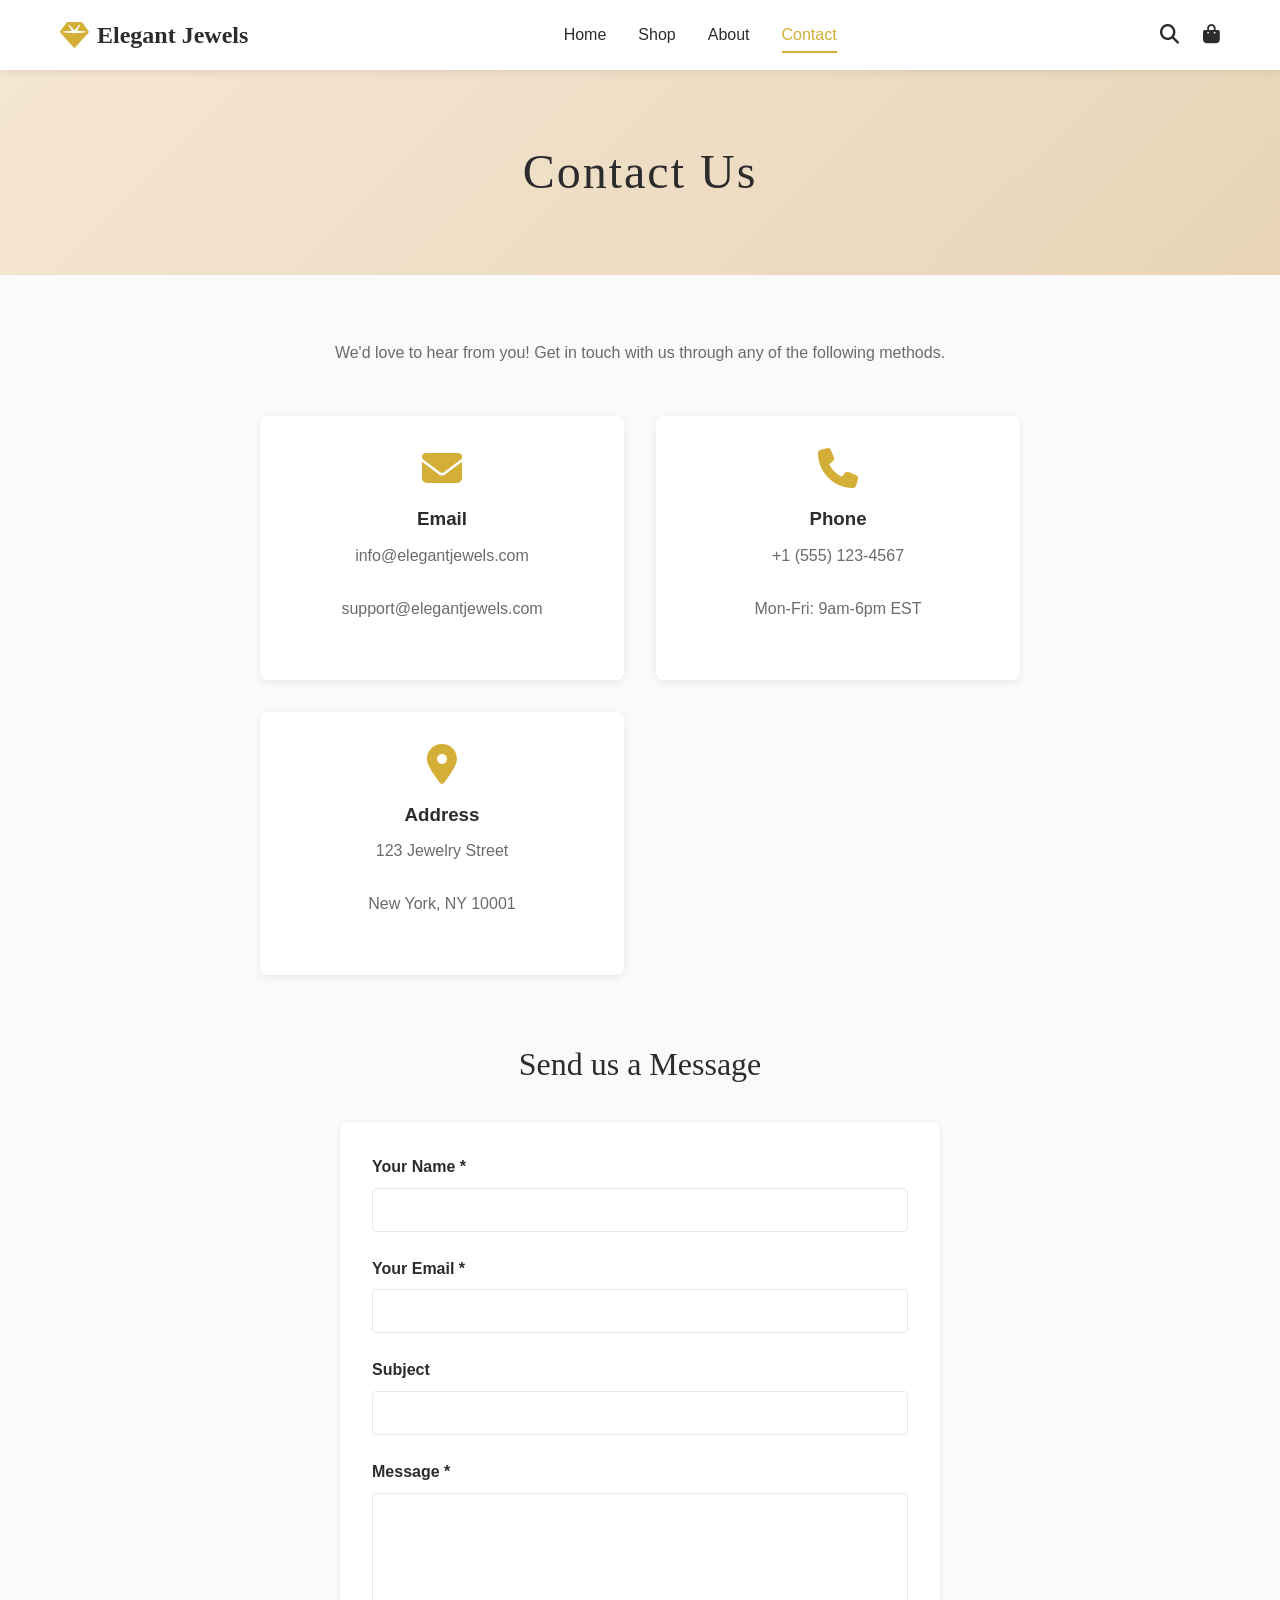
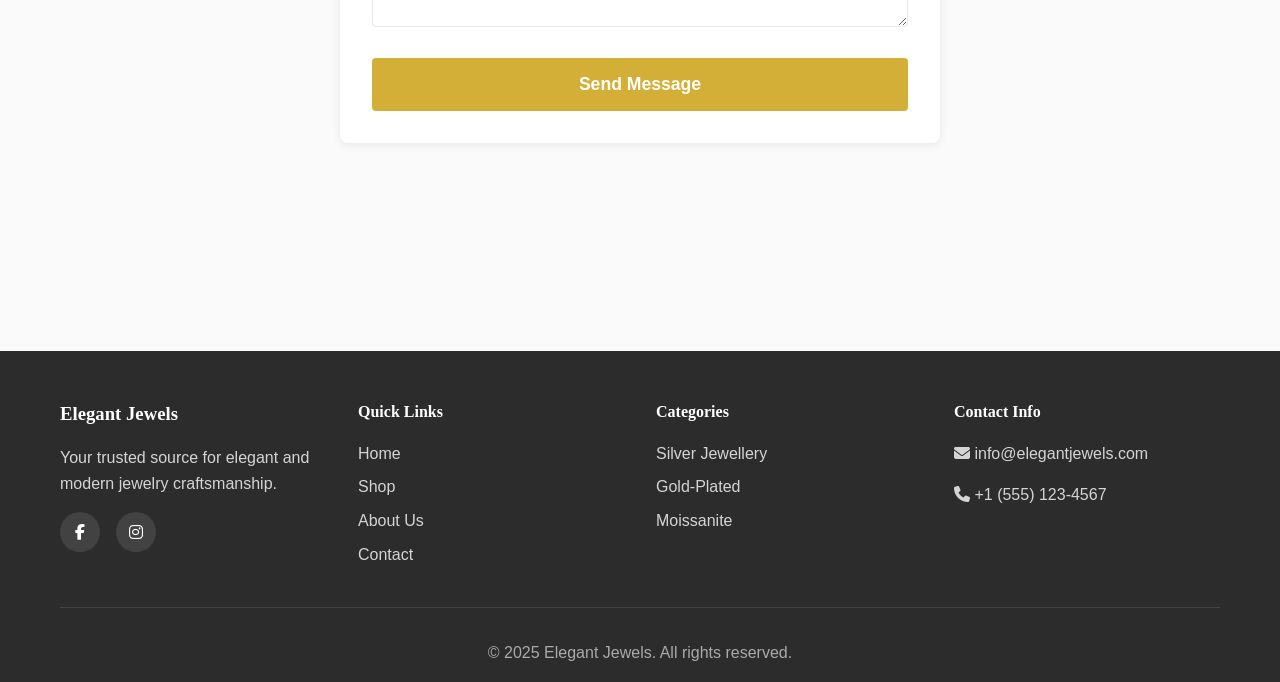
<file: contact.html>
<!DOCTYPE html>
<html lang="en">
<head>
  <meta charset="UTF-8">
  <meta name="viewport" content="width=device-width, initial-scale=1.0">
  <title>Contact Us - Elegant Jewels</title>
  <link rel="stylesheet" href="css/style.css">
  <link rel="stylesheet" href="https://cdnjs.cloudflare.com/ajax/libs/font-awesome/6.4.0/css/all.min.css">
</head>
<body>
  <!-- Navigation -->
  <nav class="navbar">
    <div class="nav-container">
      <div class="nav-logo">
        <a href="index.html">
          <i class="fas fa-gem"></i>
          <span>Elegant Jewels</span>
        </a>
      </div>
      <div class="nav-menu" id="navMenu">
        <a href="index.html" class="nav-link">Home</a>
        <a href="products.html" class="nav-link">Shop</a>
        <a href="about.html" class="nav-link">About</a>
        <a href="contact.html" class="nav-link active">Contact</a>
      </div>
      <div class="nav-icons">
        <button class="search-toggle" id="searchToggle" aria-label="Search">
          <i class="fas fa-search"></i>
        </button>
        <a href="cart.html" class="cart-icon" aria-label="Shopping Cart">
          <i class="fas fa-shopping-bag"></i>
          <span class="cart-count" id="cartCount">0</span>
        </a>
        <button class="menu-toggle" id="menuToggle" aria-label="Menu">
          <i class="fas fa-bars"></i>
        </button>
      </div>
    </div>
    <div class="search-bar" id="searchBar">
      <input type="text" placeholder="Search for jewelry..." id="searchInput">
      <button class="search-close" id="searchClose">
        <i class="fas fa-times"></i>
      </button>
    </div>
  </nav>

  <!-- Page Header -->
  <div class="page-header">
    <div class="container">
      <h1>Contact Us</h1>
    </div>
  </div>

  <!-- Page Content -->
  <div class="page-content">
    <div class="container">
      <p style="text-align: center; margin-bottom: 3rem; color: var(--text-light);">
        We'd love to hear from you! Get in touch with us through any of the following methods.
      </p>

      <div class="contact-info">
        <div class="contact-card">
          <i class="fas fa-envelope"></i>
          <h3>Email</h3>
          <p>info@elegantjewels.com</p>
          <p>support@elegantjewels.com</p>
        </div>
        <div class="contact-card">
          <i class="fas fa-phone"></i>
          <h3>Phone</h3>
          <p>+1 (555) 123-4567</p>
          <p>Mon-Fri: 9am-6pm EST</p>
        </div>
        <div class="contact-card">
          <i class="fas fa-map-marker-alt"></i>
          <h3>Address</h3>
          <p>123 Jewelry Street</p>
          <p>New York, NY 10001</p>
        </div>
      </div>

      <div style="max-width: 600px; margin: 4rem auto;">
        <h2 style="text-align: center; margin-bottom: 2rem; font-family: var(--font-primary);">Send us a Message</h2>
        <form class="checkout-form" id="contactForm">
          <div class="form-group">
            <label for="contactName">Your Name *</label>
            <input type="text" id="contactName" name="name" required>
          </div>
          <div class="form-group">
            <label for="contactEmail">Your Email *</label>
            <input type="email" id="contactEmail" name="email" required>
          </div>
          <div class="form-group">
            <label for="contactSubject">Subject</label>
            <input type="text" id="contactSubject" name="subject">
          </div>
          <div class="form-group">
            <label for="contactMessage">Message *</label>
            <textarea id="contactMessage" name="message" rows="6" required></textarea>
          </div>
          <button type="submit" class="btn btn-primary" style="width: 100%; padding: 1rem; font-size: 1.1rem;">
            Send Message
          </button>
        </form>
      </div>
    </div>
  </div>

  <!-- Footer -->
  <footer class="footer">
    <div class="container">
      <div class="footer-content">
        <div class="footer-section">
          <h3>Elegant Jewels</h3>
          <p>Your trusted source for elegant and modern jewelry craftsmanship.</p>
          <div class="social-links">
            <a href="#" aria-label="Facebook" target="_blank" rel="noopener">
              <i class="fab fa-facebook-f"></i>
            </a>
            <a href="#" aria-label="Instagram" target="_blank" rel="noopener">
              <i class="fab fa-instagram"></i>
            </a>
          </div>
        </div>
        <div class="footer-section">
          <h4>Quick Links</h4>
          <ul>
            <li><a href="index.html">Home</a></li>
            <li><a href="products.html">Shop</a></li>
            <li><a href="about.html">About Us</a></li>
            <li><a href="contact.html">Contact</a></li>
          </ul>
        </div>
        <div class="footer-section">
          <h4>Categories</h4>
          <ul>
            <li><a href="products.html?category=silver">Silver Jewellery</a></li>
            <li><a href="products.html?category=gold-plated">Gold-Plated</a></li>
            <li><a href="products.html?category=moissanite">Moissanite</a></li>
          </ul>
        </div>
        <div class="footer-section">
          <h4>Contact Info</h4>
          <p><i class="fas fa-envelope"></i> info@elegantjewels.com</p>
          <p><i class="fas fa-phone"></i> +1 (555) 123-4567</p>
        </div>
      </div>
      <div class="footer-bottom">
        <p>&copy; 2025 Elegant Jewels. All rights reserved.</p>
      </div>
    </div>
  </footer>

  <script src="js/data.js"></script>
  <script src="js/cart.js"></script>
  <script src="js/main.js"></script>
  <script>
    // Contact form handler
    document.getElementById('contactForm')?.addEventListener('submit', function(e) {
      e.preventDefault();
      alert('Thank you for your message! We will get back to you soon.');
      this.reset();
    });
  </script>
</body>
</html>
</file>
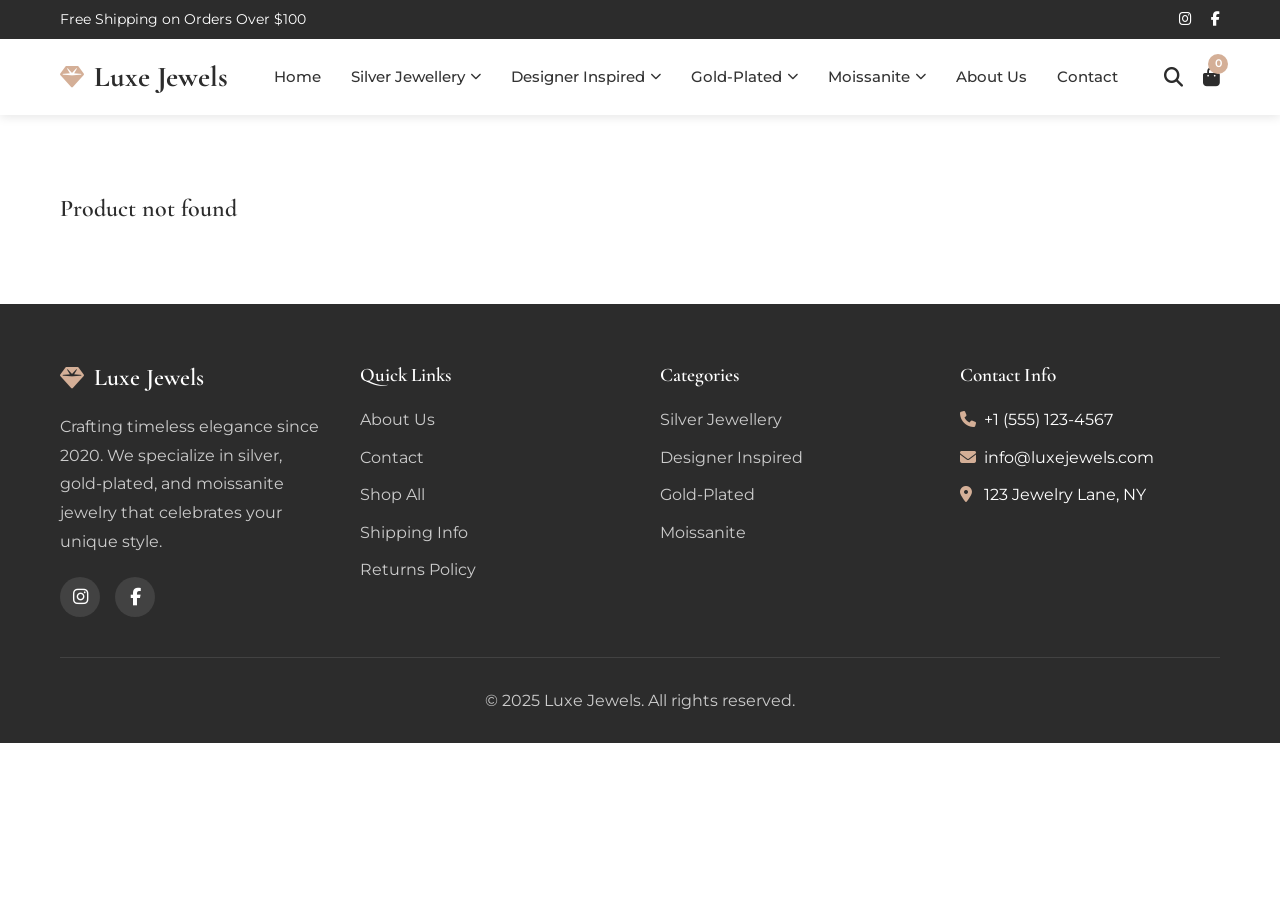
<file: product-detail.html>
<!DOCTYPE html>
<html lang="en">
<head>
    <meta charset="UTF-8">
    <meta name="viewport" content="width=device-width, initial-scale=1.0">
    <title>Product Details - Luxe Jewels</title>
    <link rel="stylesheet" href="styles.css">
    <link rel="stylesheet" href="https://cdnjs.cloudflare.com/ajax/libs/font-awesome/6.4.0/css/all.min.css">
    <link href="https://fonts.googleapis.com/css2?family=Cormorant+Garamond:wght@300;400;500;600;700&family=Montserrat:wght@300;400;500;600&display=swap" rel="stylesheet">
</head>
<body>
    <!-- Header & Navigation -->
    <header class="header">
        <div class="top-bar">
            <div class="container">
                <div class="top-bar-content">
                    <p>Free Shipping on Orders Over $100</p>
                    <div class="social-links">
                        <a href="https://instagram.com" target="_blank" aria-label="Instagram"><i class="fab fa-instagram"></i></a>
                        <a href="https://facebook.com" target="_blank" aria-label="Facebook"><i class="fab fa-facebook-f"></i></a>
                    </div>
                </div>
            </div>
        </div>
        
        <nav class="navbar">
            <div class="container">
                <div class="nav-content">
                    <button class="mobile-menu-toggle" aria-label="Toggle menu">
                        <i class="fas fa-bars"></i>
                    </button>
                    
                    <a href="index.html" class="logo">
                        <i class="fas fa-gem"></i>
                        <span>Luxe Jewels</span>
                    </a>
                    
                    <ul class="nav-menu">
                        <li><a href="index.html">Home</a></li>
                        <li class="dropdown">
                            <a href="products.html?category=silver">Silver Jewellery <i class="fas fa-chevron-down"></i></a>
                            <ul class="dropdown-menu">
                                <li><a href="products.html?category=silver&type=kids-kade">Kids Kade</a></li>
                                <li><a href="products.html?category=silver&type=ladies-kade">Ladies Kade & Chudiyan</a></li>
                                <li><a href="products.html?category=silver&type=mens-kade">Mens Kade</a></li>
                                <li><a href="products.html?category=silver&type=baliyan">Baliyan (Hoops)</a></li>
                                <li><a href="products.html?category=silver&type=payal">Payal (Anklets)</a></li>
                                <li><a href="products.html?category=silver&type=mens-bracelet">Mens Bracelet</a></li>
                                <li><a href="products.html?category=silver&type=mens-chains">Mens Chains</a></li>
                                <li><a href="products.html?category=silver&type=mens-rings">Mens Rings</a></li>
                                <li><a href="products.html?category=silver&type=ladies-rings">Ladies Rings</a></li>
                                <li><a href="products.html?category=silver&type=ladies-bracelets">Ladies Bracelets</a></li>
                            </ul>
                        </li>
                        <li class="dropdown">
                            <a href="products.html?category=designer">Designer Inspired <i class="fas fa-chevron-down"></i></a>
                            <ul class="dropdown-menu">
                                <li><a href="products.html?category=designer&type=vancleef">Van Cleef Set</a></li>
                                <li><a href="products.html?category=designer&type=cartier">Gold Plated Cartier Bracelet</a></li>
                            </ul>
                        </li>
                        <li class="dropdown">
                            <a href="products.html?category=gold-plated">Gold-Plated <i class="fas fa-chevron-down"></i></a>
                            <ul class="dropdown-menu">
                                <li><a href="products.html?category=gold-plated&type=ladies-sets">Ladies Sets</a></li>
                                <li><a href="products.html?category=gold-plated&type=ladies-bracelet">Ladies Bracelet</a></li>
                            </ul>
                        </li>
                        <li class="dropdown">
                            <a href="products.html?category=moissanite">Moissanite <i class="fas fa-chevron-down"></i></a>
                            <ul class="dropdown-menu">
                                <li><a href="products.html?category=moissanite&type=cuban-chain">Cuban Chain</a></li>
                                <li><a href="products.html?category=moissanite&type=cuban-bracelet">Cuban Bracelet</a></li>
                            </ul>
                        </li>
                        <li><a href="about.html">About Us</a></li>
                        <li><a href="contact.html">Contact</a></li>
                    </ul>
                    
                    <div class="nav-actions">
                        <button class="search-toggle" aria-label="Search">
                            <i class="fas fa-search"></i>
                        </button>
                        <a href="cart.html" class="cart-icon">
                            <i class="fas fa-shopping-bag"></i>
                            <span class="cart-count">0</span>
                        </a>
                    </div>
                </div>
                
                <!-- Search Bar -->
                <div class="search-bar">
                    <input type="text" placeholder="Search for products..." id="searchInput">
                    <button type="button" aria-label="Search"><i class="fas fa-search"></i></button>
                </div>
            </div>
        </nav>
    </header>

    <!-- Product Detail -->
    <section class="product-detail">
        <div class="container">
            <div class="product-detail-grid">
                <!-- Product details will be loaded dynamically -->
            </div>
        </div>
    </section>

    <!-- Footer -->
    <footer class="footer">
        <div class="container">
            <div class="footer-content">
                <div class="footer-column">
                    <h3>
                        <i class="fas fa-gem"></i>
                        Luxe Jewels
                    </h3>
                    <p>Crafting timeless elegance since 2020. We specialize in silver, gold-plated, and moissanite jewelry that celebrates your unique style.</p>
                    <div class="social-links">
                        <a href="https://instagram.com" target="_blank" aria-label="Instagram"><i class="fab fa-instagram"></i></a>
                        <a href="https://facebook.com" target="_blank" aria-label="Facebook"><i class="fab fa-facebook-f"></i></a>
                    </div>
                </div>
                <div class="footer-column">
                    <h4>Quick Links</h4>
                    <ul>
                        <li><a href="about.html">About Us</a></li>
                        <li><a href="contact.html">Contact</a></li>
                        <li><a href="products.html">Shop All</a></li>
                        <li><a href="#">Shipping Info</a></li>
                        <li><a href="#">Returns Policy</a></li>
                    </ul>
                </div>
                <div class="footer-column">
                    <h4>Categories</h4>
                    <ul>
                        <li><a href="products.html?category=silver">Silver Jewellery</a></li>
                        <li><a href="products.html?category=designer">Designer Inspired</a></li>
                        <li><a href="products.html?category=gold-plated">Gold-Plated</a></li>
                        <li><a href="products.html?category=moissanite">Moissanite</a></li>
                    </ul>
                </div>
                <div class="footer-column">
                    <h4>Contact Info</h4>
                    <ul>
                        <li><i class="fas fa-phone"></i> +1 (555) 123-4567</li>
                        <li><i class="fas fa-envelope"></i> info@luxejewels.com</li>
                        <li><i class="fas fa-map-marker-alt"></i> 123 Jewelry Lane, NY</li>
                    </ul>
                </div>
            </div>
            <div class="footer-bottom">
                <p>&copy; 2025 Luxe Jewels. All rights reserved.</p>
            </div>
        </div>
    </footer>

    <script src="script.js"></script>
</body>
</html>
</file>
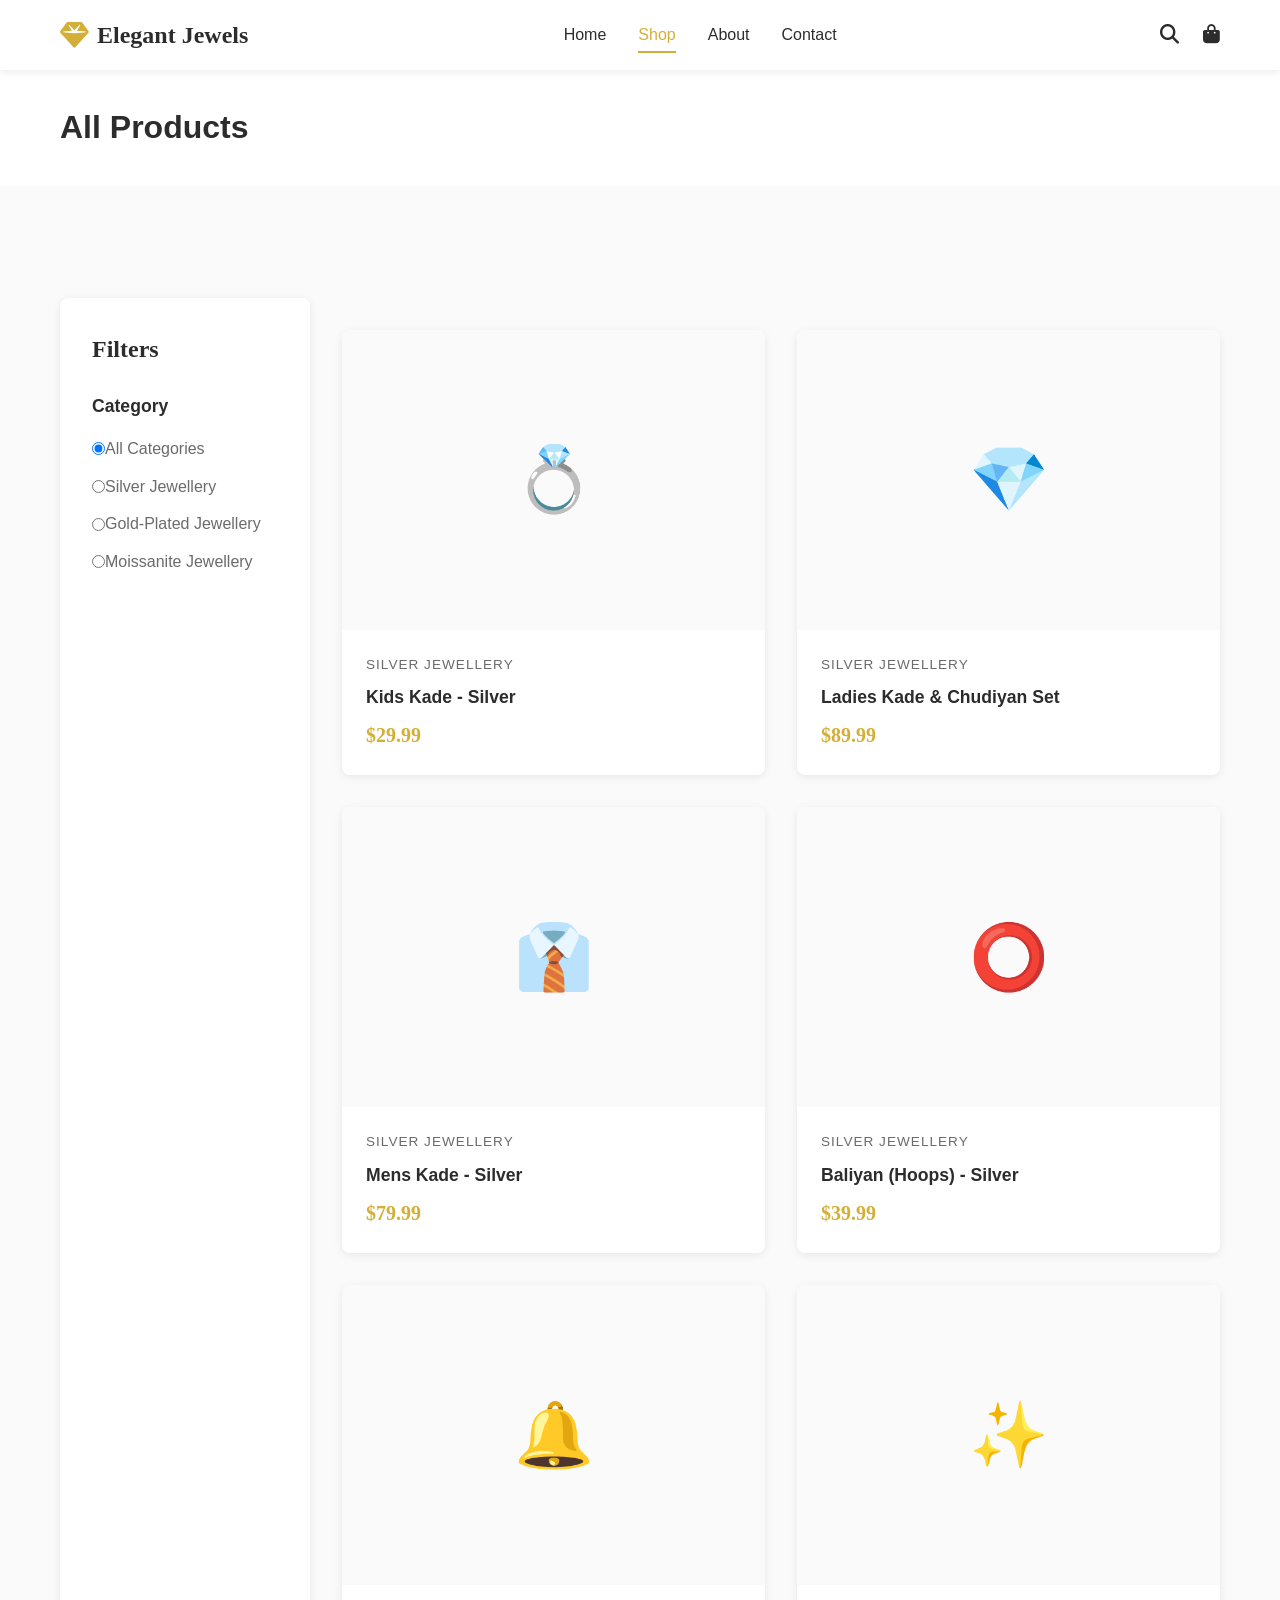
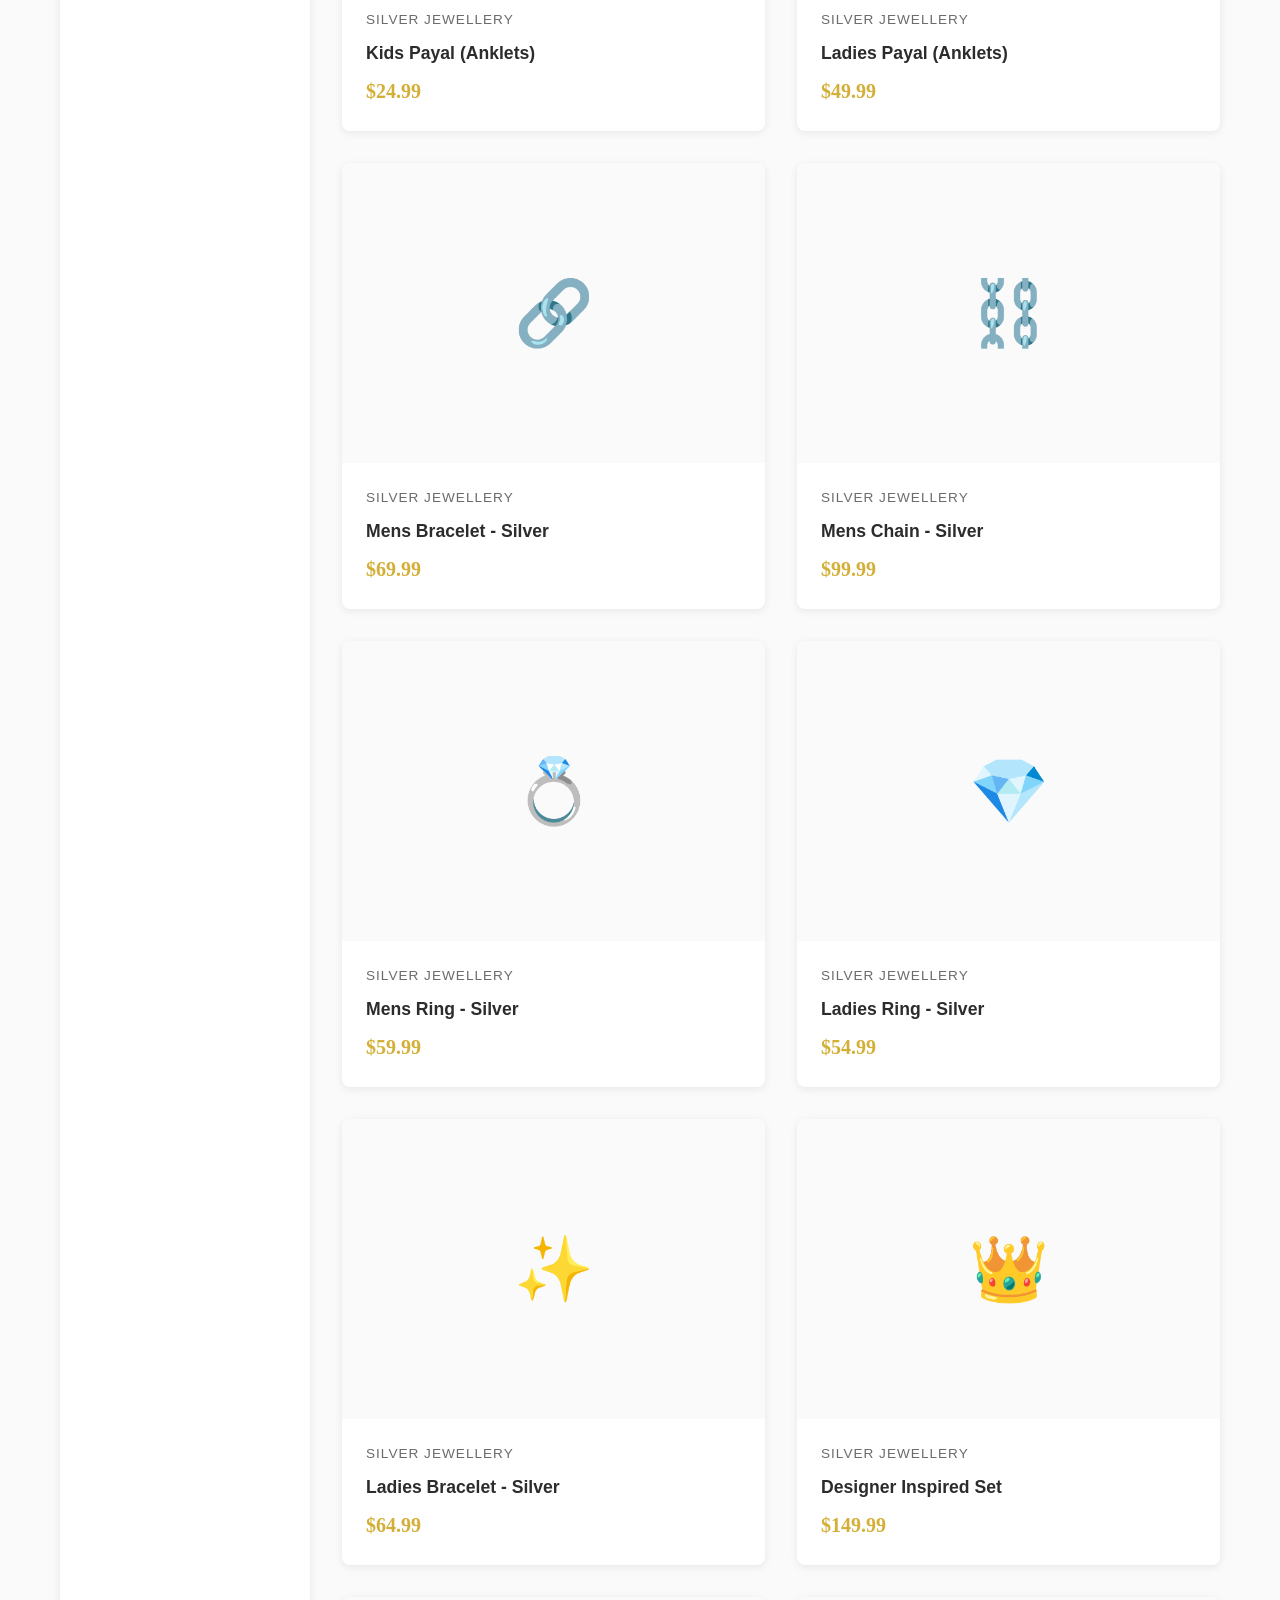
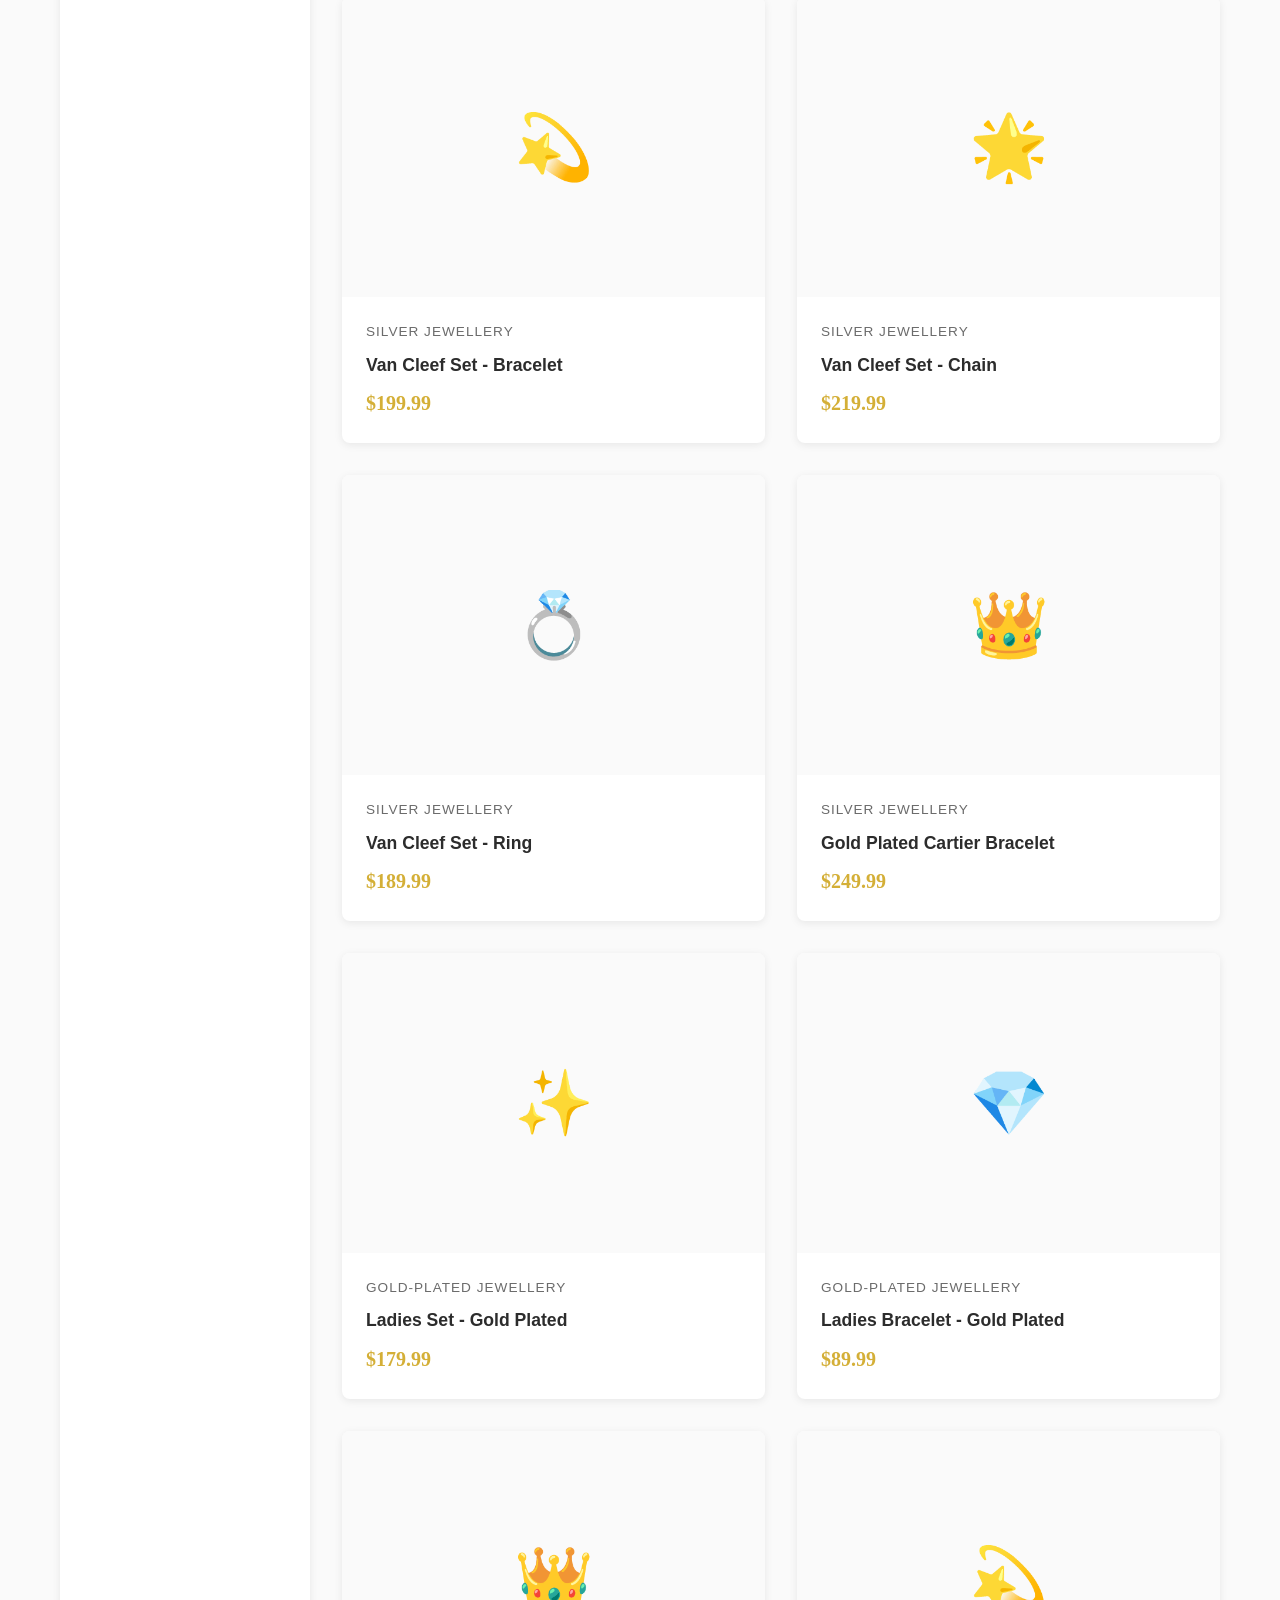
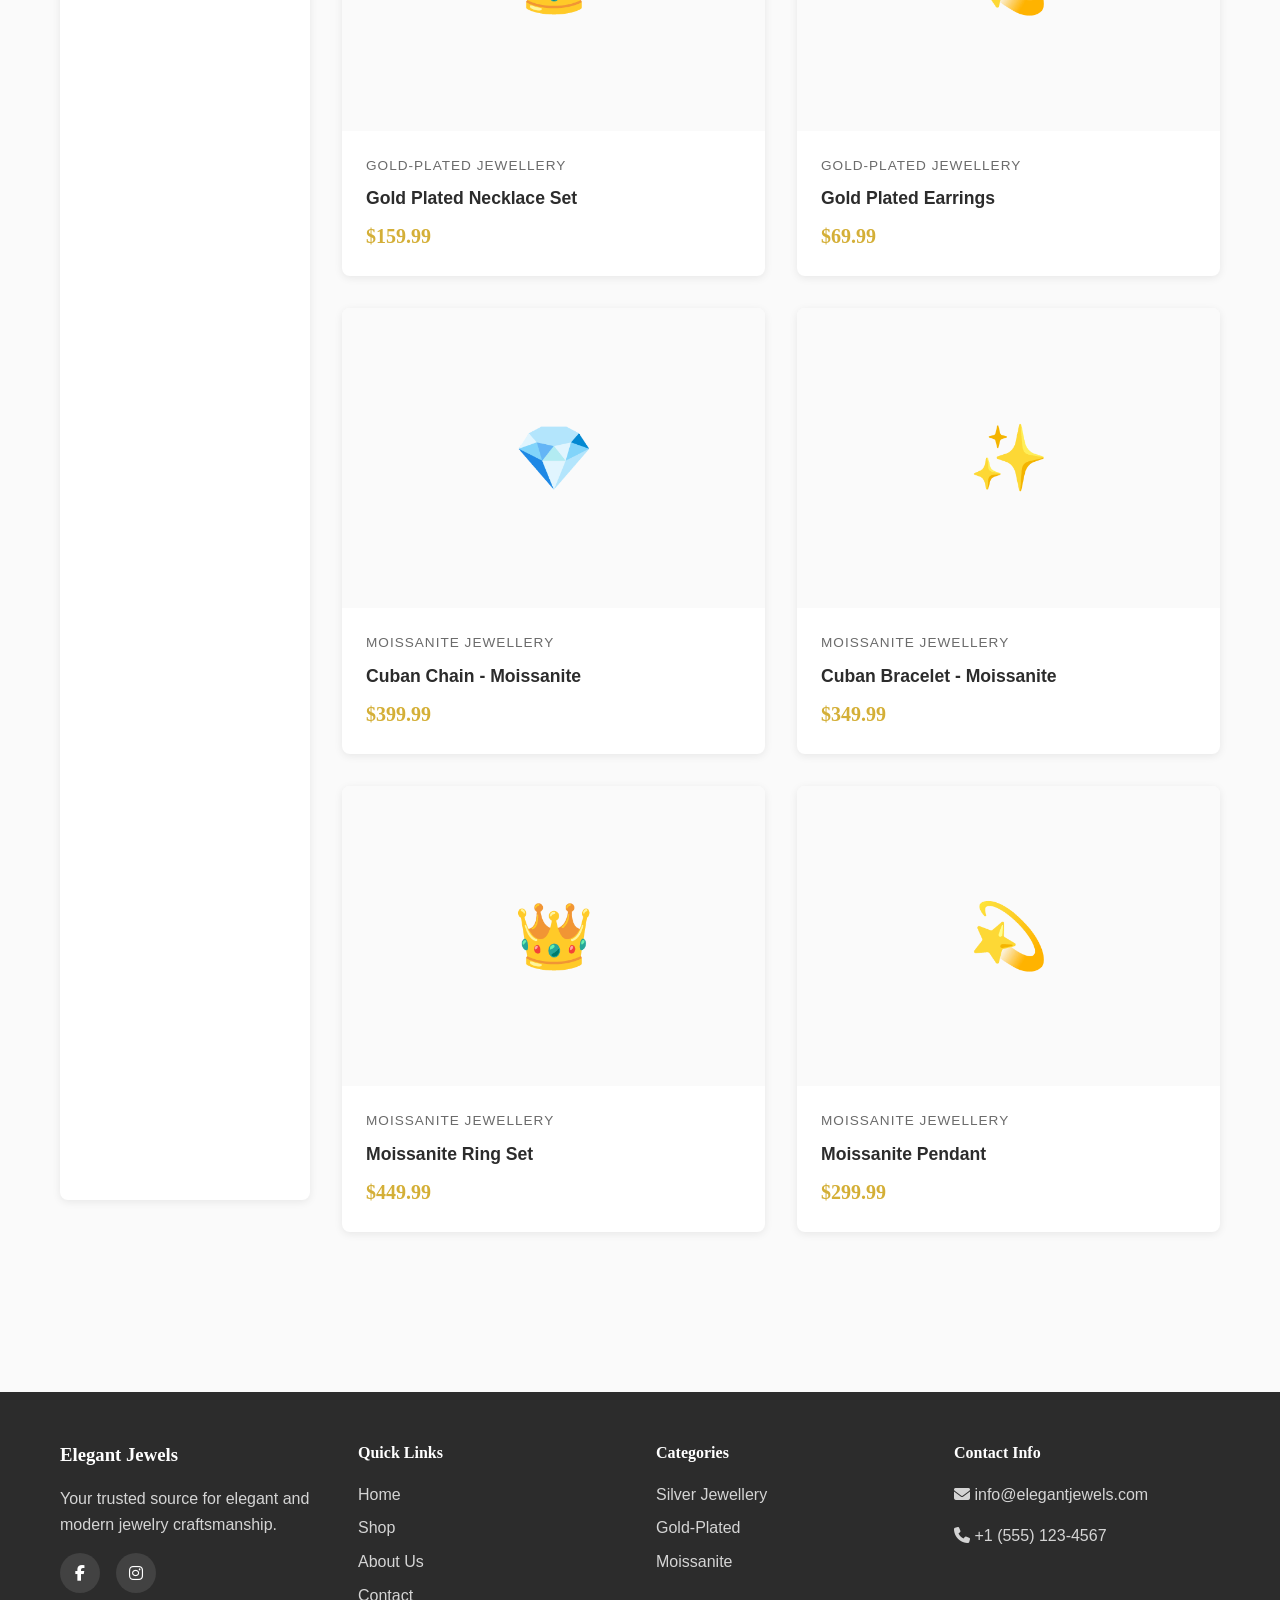
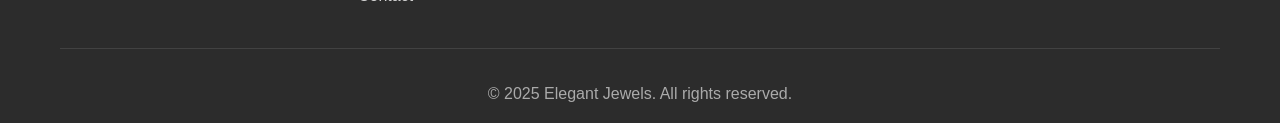
<file: product.html>
<!DOCTYPE html>
<html lang="en">
<head>
  <meta charset="UTF-8">
  <meta name="viewport" content="width=device-width, initial-scale=1.0">
  <title>Product - Elegant Jewels</title>
  <link rel="stylesheet" href="css/style.css">
  <link rel="stylesheet" href="https://cdnjs.cloudflare.com/ajax/libs/font-awesome/6.4.0/css/all.min.css">
</head>
<body>
  <!-- Navigation -->
  <nav class="navbar">
    <div class="nav-container">
      <div class="nav-logo">
        <a href="index.html">
          <i class="fas fa-gem"></i>
          <span>Elegant Jewels</span>
        </a>
      </div>
      <div class="nav-menu" id="navMenu">
        <a href="index.html" class="nav-link">Home</a>
        <a href="products.html" class="nav-link">Shop</a>
        <a href="about.html" class="nav-link">About</a>
        <a href="contact.html" class="nav-link">Contact</a>
      </div>
      <div class="nav-icons">
        <button class="search-toggle" id="searchToggle" aria-label="Search">
          <i class="fas fa-search"></i>
        </button>
        <a href="cart.html" class="cart-icon" aria-label="Shopping Cart">
          <i class="fas fa-shopping-bag"></i>
          <span class="cart-count" id="cartCount">0</span>
        </a>
        <button class="menu-toggle" id="menuToggle" aria-label="Menu">
          <i class="fas fa-bars"></i>
        </button>
      </div>
    </div>
    <div class="search-bar" id="searchBar">
      <input type="text" placeholder="Search for jewelry..." id="searchInput">
      <button class="search-close" id="searchClose">
        <i class="fas fa-times"></i>
      </button>
    </div>
  </nav>

  <!-- Product Detail -->
  <section class="product-detail">
    <div class="container">
      <div id="productDetail">
        <!-- Product will be loaded dynamically -->
      </div>
    </div>
  </section>

  <!-- Footer -->
  <footer class="footer">
    <div class="container">
      <div class="footer-content">
        <div class="footer-section">
          <h3>Elegant Jewels</h3>
          <p>Your trusted source for elegant and modern jewelry craftsmanship.</p>
          <div class="social-links">
            <a href="#" aria-label="Facebook" target="_blank" rel="noopener">
              <i class="fab fa-facebook-f"></i>
            </a>
            <a href="#" aria-label="Instagram" target="_blank" rel="noopener">
              <i class="fab fa-instagram"></i>
            </a>
          </div>
        </div>
        <div class="footer-section">
          <h4>Quick Links</h4>
          <ul>
            <li><a href="index.html">Home</a></li>
            <li><a href="products.html">Shop</a></li>
            <li><a href="about.html">About Us</a></li>
            <li><a href="contact.html">Contact</a></li>
          </ul>
        </div>
        <div class="footer-section">
          <h4>Categories</h4>
          <ul>
            <li><a href="products.html?category=silver">Silver Jewellery</a></li>
            <li><a href="products.html?category=gold-plated">Gold-Plated</a></li>
            <li><a href="products.html?category=moissanite">Moissanite</a></li>
          </ul>
        </div>
        <div class="footer-section">
          <h4>Contact Info</h4>
          <p><i class="fas fa-envelope"></i> info@elegantjewels.com</p>
          <p><i class="fas fa-phone"></i> +1 (555) 123-4567</p>
        </div>
      </div>
      <div class="footer-bottom">
        <p>&copy; 2025 Elegant Jewels. All rights reserved.</p>
      </div>
    </div>
  </footer>

  <script src="js/data.js"></script>
  <script src="js/cart.js"></script>
  <script src="js/main.js"></script>
</body>
</html>
</file>
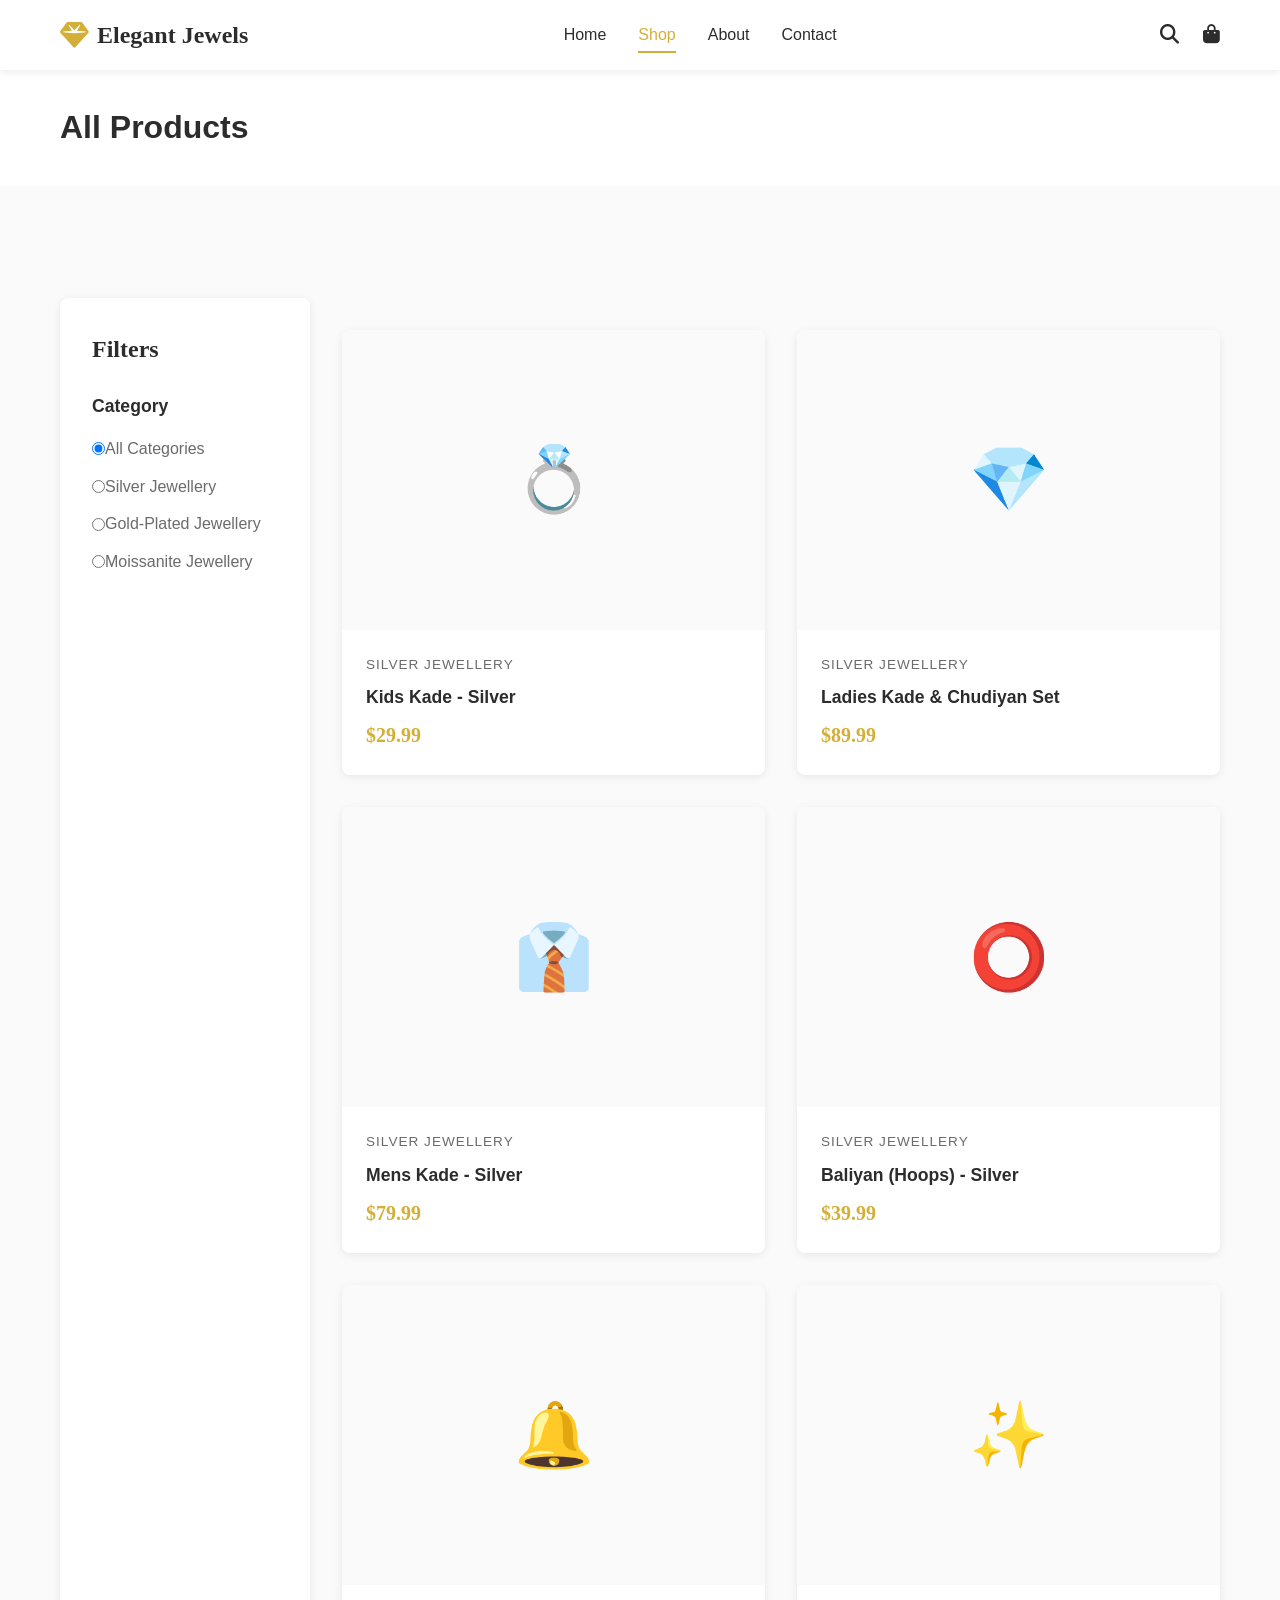
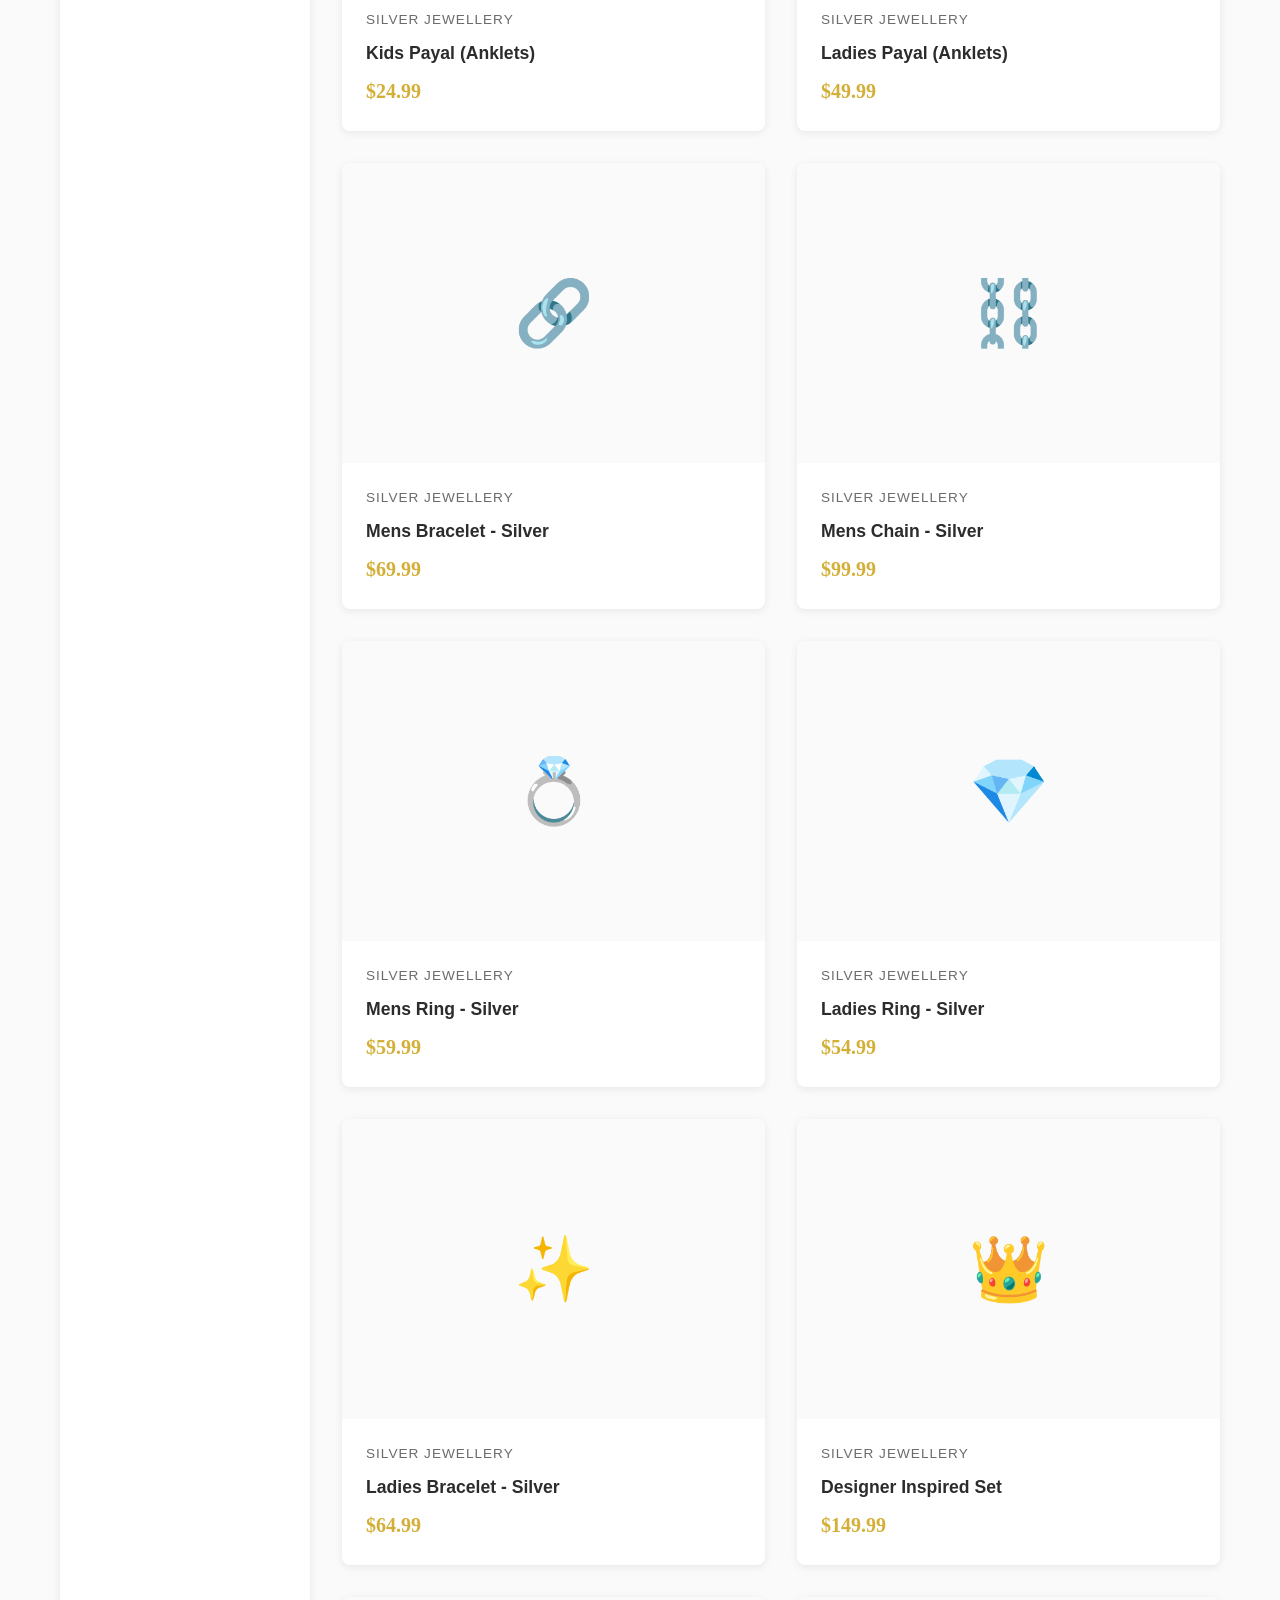
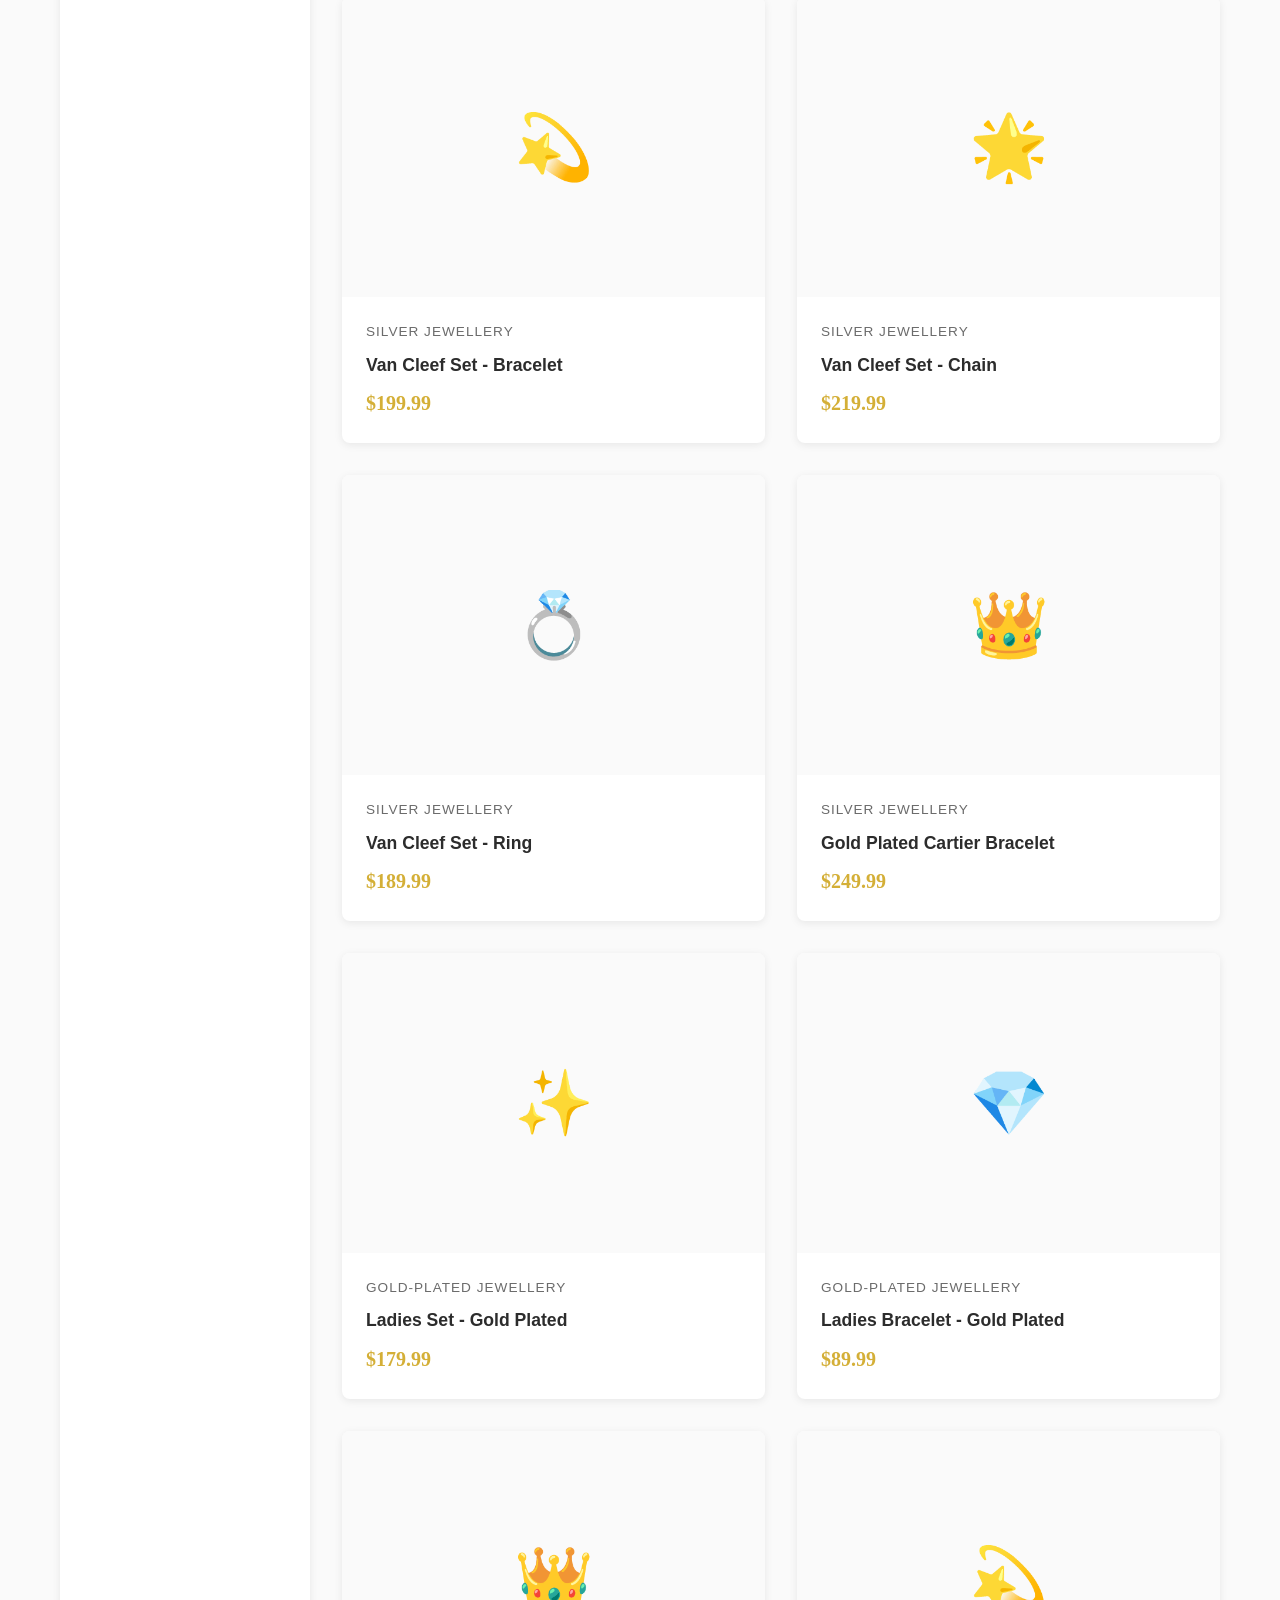
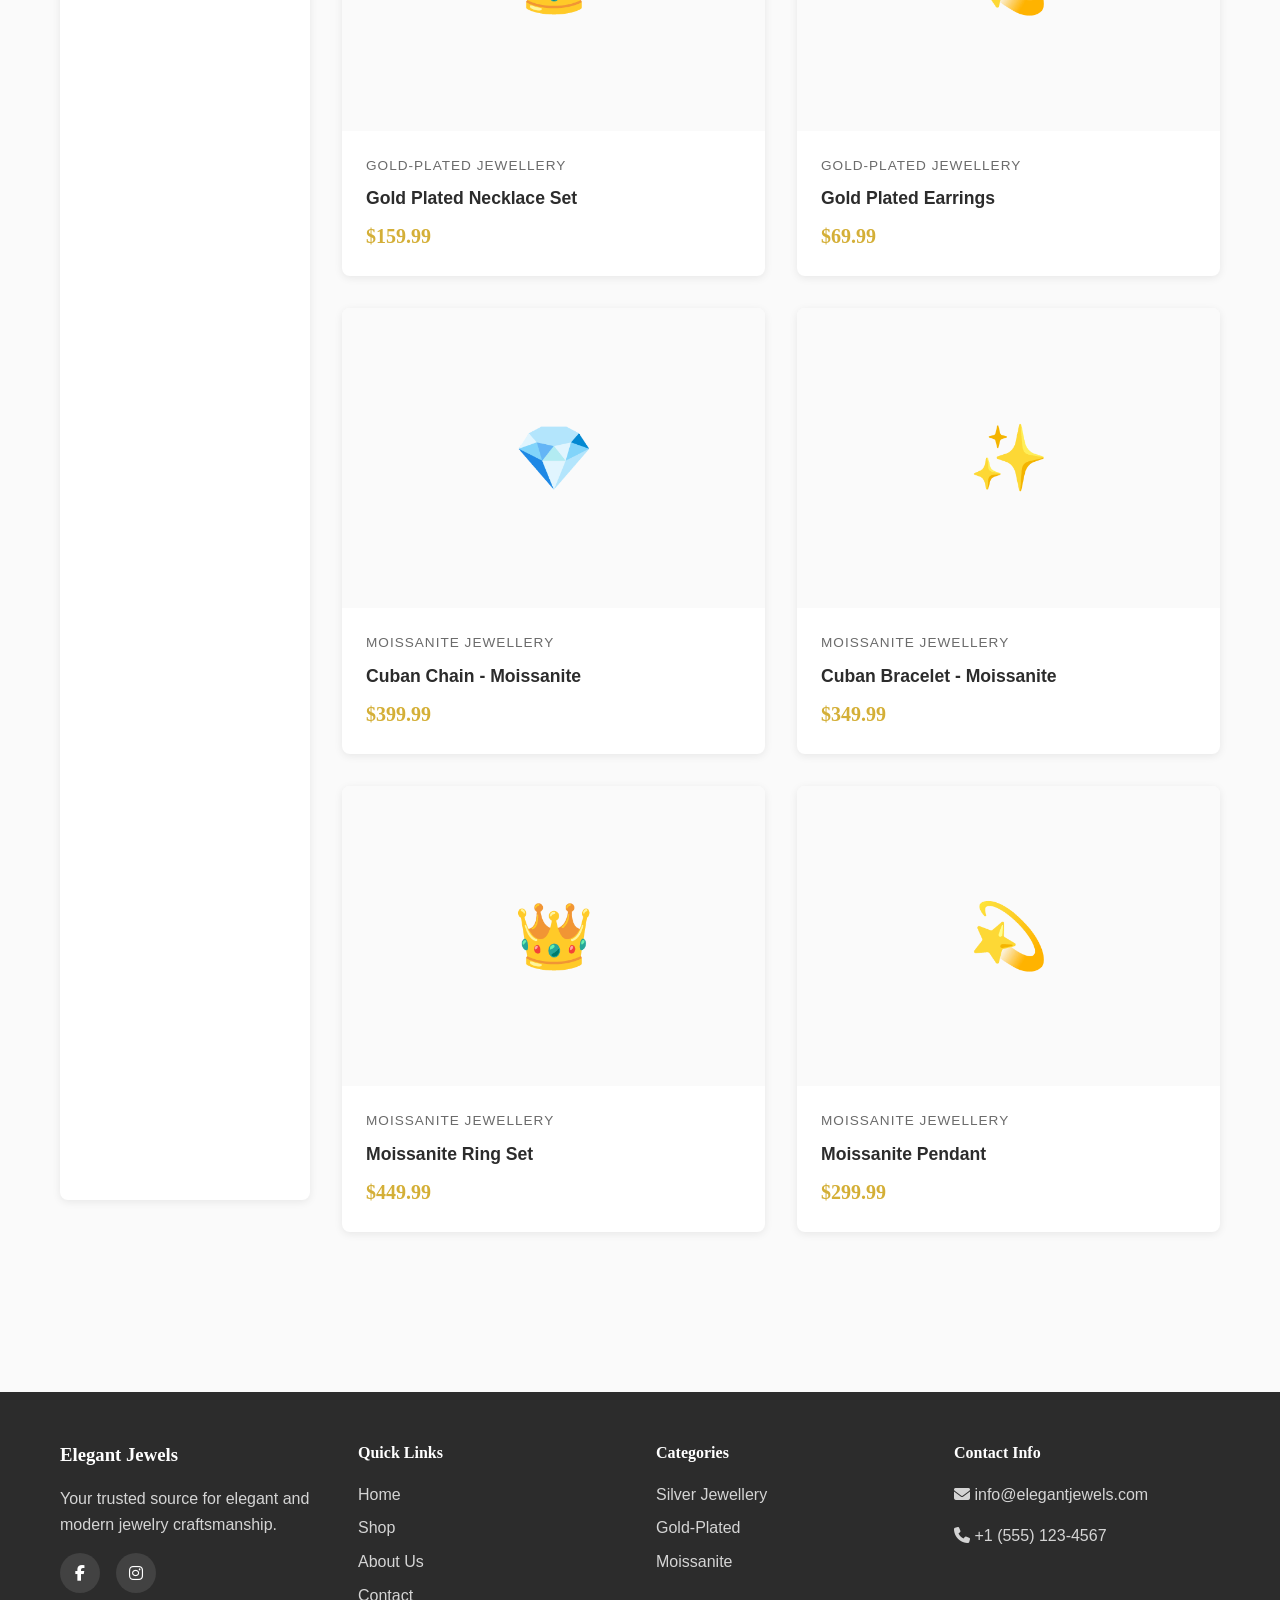
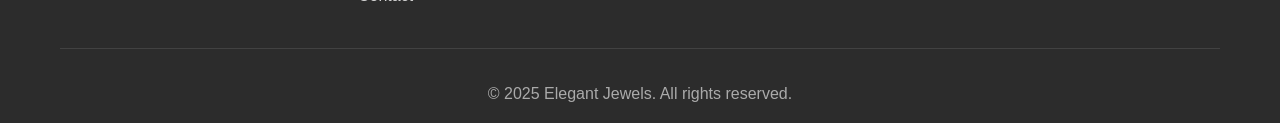
<file: products.html>
<!DOCTYPE html>
<html lang="en">
<head>
  <meta charset="UTF-8">
  <meta name="viewport" content="width=device-width, initial-scale=1.0">
  <title>Shop - Elegant Jewels</title>
  <link rel="stylesheet" href="css/style.css">
  <link rel="stylesheet" href="https://cdnjs.cloudflare.com/ajax/libs/font-awesome/6.4.0/css/all.min.css">
</head>
<body>
  <!-- Navigation -->
  <nav class="navbar">
    <div class="nav-container">
      <div class="nav-logo">
        <a href="index.html">
          <i class="fas fa-gem"></i>
          <span>Elegant Jewels</span>
        </a>
      </div>
      <div class="nav-menu" id="navMenu">
        <a href="index.html" class="nav-link">Home</a>
        <a href="products.html" class="nav-link active">Shop</a>
        <a href="about.html" class="nav-link">About</a>
        <a href="contact.html" class="nav-link">Contact</a>
      </div>
      <div class="nav-icons">
        <button class="search-toggle" id="searchToggle" aria-label="Search">
          <i class="fas fa-search"></i>
        </button>
        <a href="cart.html" class="cart-icon" aria-label="Shopping Cart">
          <i class="fas fa-shopping-bag"></i>
          <span class="cart-count" id="cartCount">0</span>
        </a>
        <button class="menu-toggle" id="menuToggle" aria-label="Menu">
          <i class="fas fa-bars"></i>
        </button>
      </div>
    </div>
    <div class="search-bar" id="searchBar">
      <input type="text" placeholder="Search for jewelry..." id="searchInput">
      <button class="search-close" id="searchClose">
        <i class="fas fa-times"></i>
      </button>
    </div>
  </nav>

  <!-- Products Header -->
  <div class="products-header">
    <div class="container">
      <h1 id="productsTitle">All Products</h1>
    </div>
  </div>

  <!-- Products Section -->
  <section class="section">
    <div class="container">
      <div style="display: grid; grid-template-columns: 250px 1fr; gap: 2rem;">
        <!-- Filters Sidebar -->
        <aside class="filters-sidebar">
          <h2 style="margin-bottom: 1.5rem; font-family: var(--font-primary);">Filters</h2>
          <div id="filtersContainer">
            <!-- Filters will be loaded dynamically -->
          </div>
        </aside>

        <!-- Products Grid -->
        <div>
          <div class="products-grid" id="productsContainer">
            <!-- Products will be loaded dynamically -->
          </div>
        </div>
      </div>
    </div>
  </section>

  <!-- Footer -->
  <footer class="footer">
    <div class="container">
      <div class="footer-content">
        <div class="footer-section">
          <h3>Elegant Jewels</h3>
          <p>Your trusted source for elegant and modern jewelry craftsmanship.</p>
          <div class="social-links">
            <a href="#" aria-label="Facebook" target="_blank" rel="noopener">
              <i class="fab fa-facebook-f"></i>
            </a>
            <a href="#" aria-label="Instagram" target="_blank" rel="noopener">
              <i class="fab fa-instagram"></i>
            </a>
          </div>
        </div>
        <div class="footer-section">
          <h4>Quick Links</h4>
          <ul>
            <li><a href="index.html">Home</a></li>
            <li><a href="products.html">Shop</a></li>
            <li><a href="about.html">About Us</a></li>
            <li><a href="contact.html">Contact</a></li>
          </ul>
        </div>
        <div class="footer-section">
          <h4>Categories</h4>
          <ul>
            <li><a href="products.html?category=silver">Silver Jewellery</a></li>
            <li><a href="products.html?category=gold-plated">Gold-Plated</a></li>
            <li><a href="products.html?category=moissanite">Moissanite</a></li>
          </ul>
        </div>
        <div class="footer-section">
          <h4>Contact Info</h4>
          <p><i class="fas fa-envelope"></i> info@elegantjewels.com</p>
          <p><i class="fas fa-phone"></i> +1 (555) 123-4567</p>
        </div>
      </div>
      <div class="footer-bottom">
        <p>&copy; 2025 Elegant Jewels. All rights reserved.</p>
      </div>
    </div>
  </footer>

  <script src="js/data.js"></script>
  <script src="js/cart.js"></script>
  <script src="js/main.js"></script>
</body>
</html>
</file>
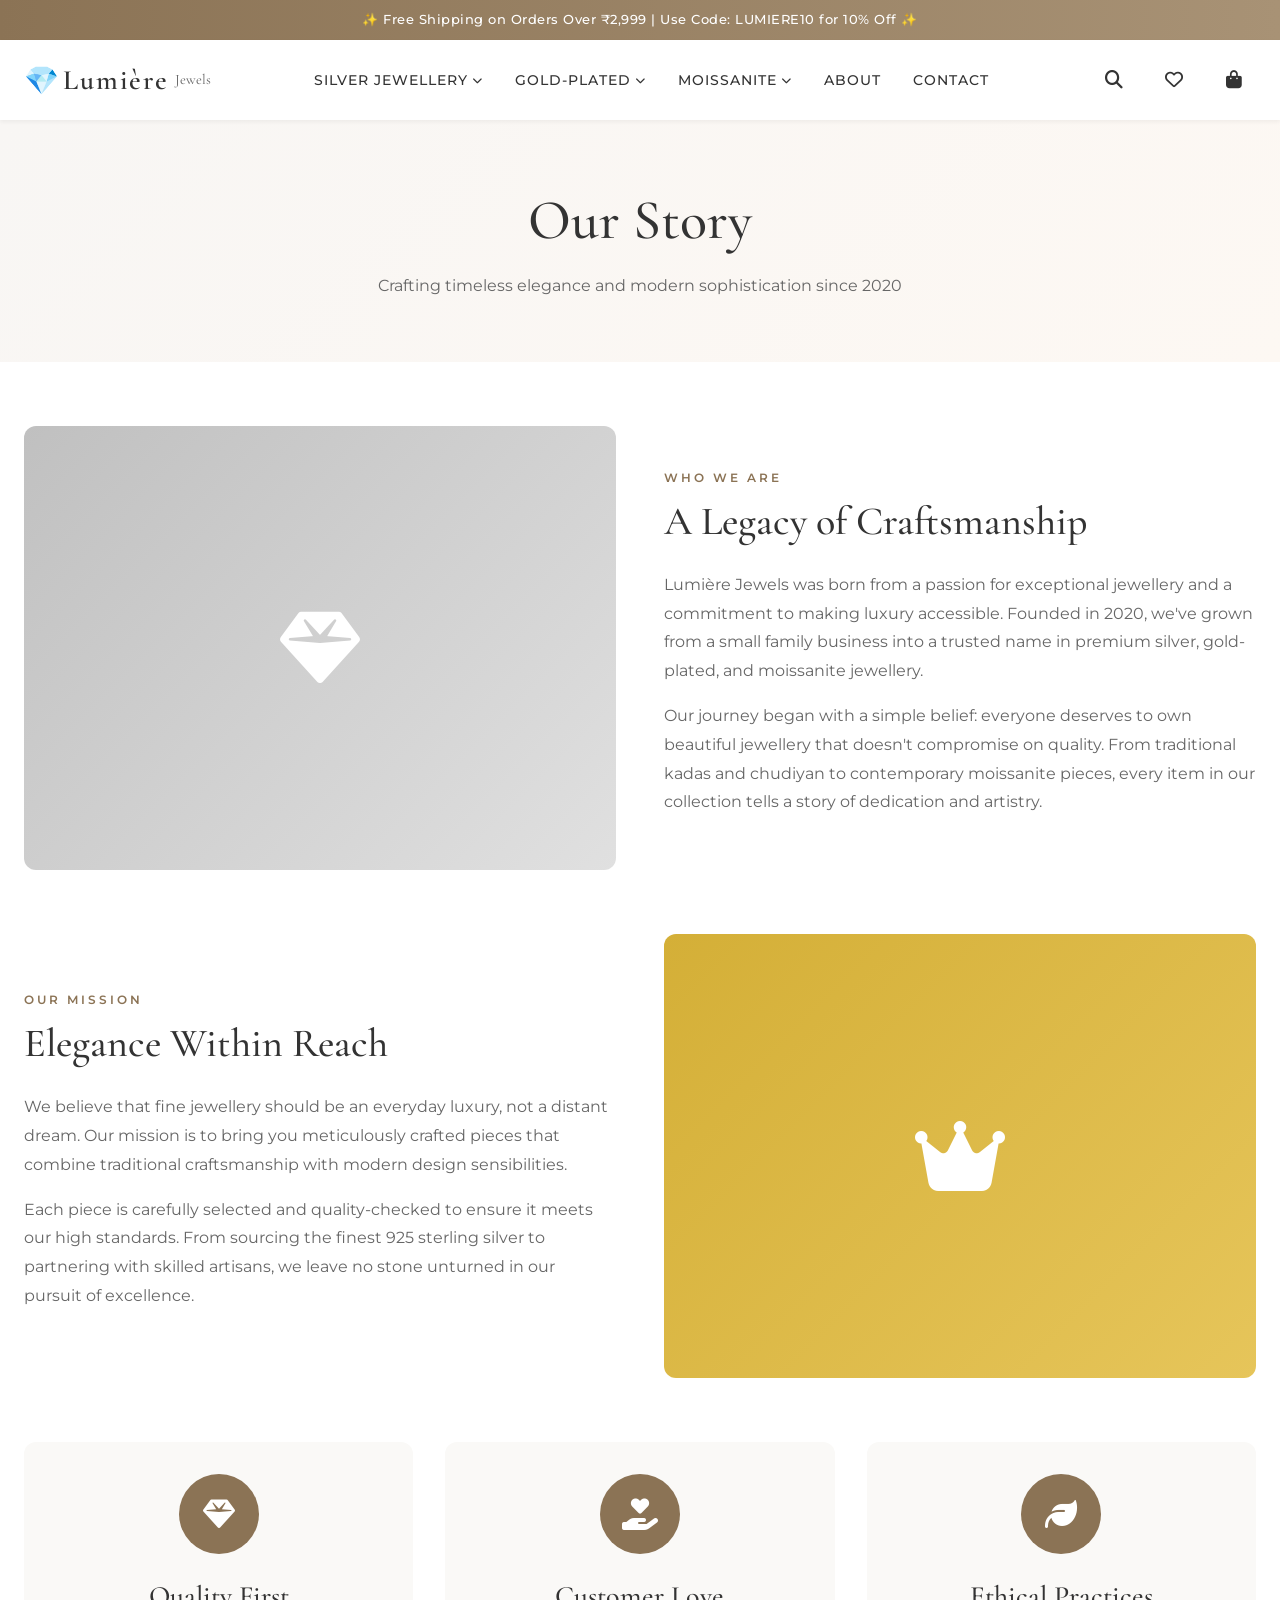
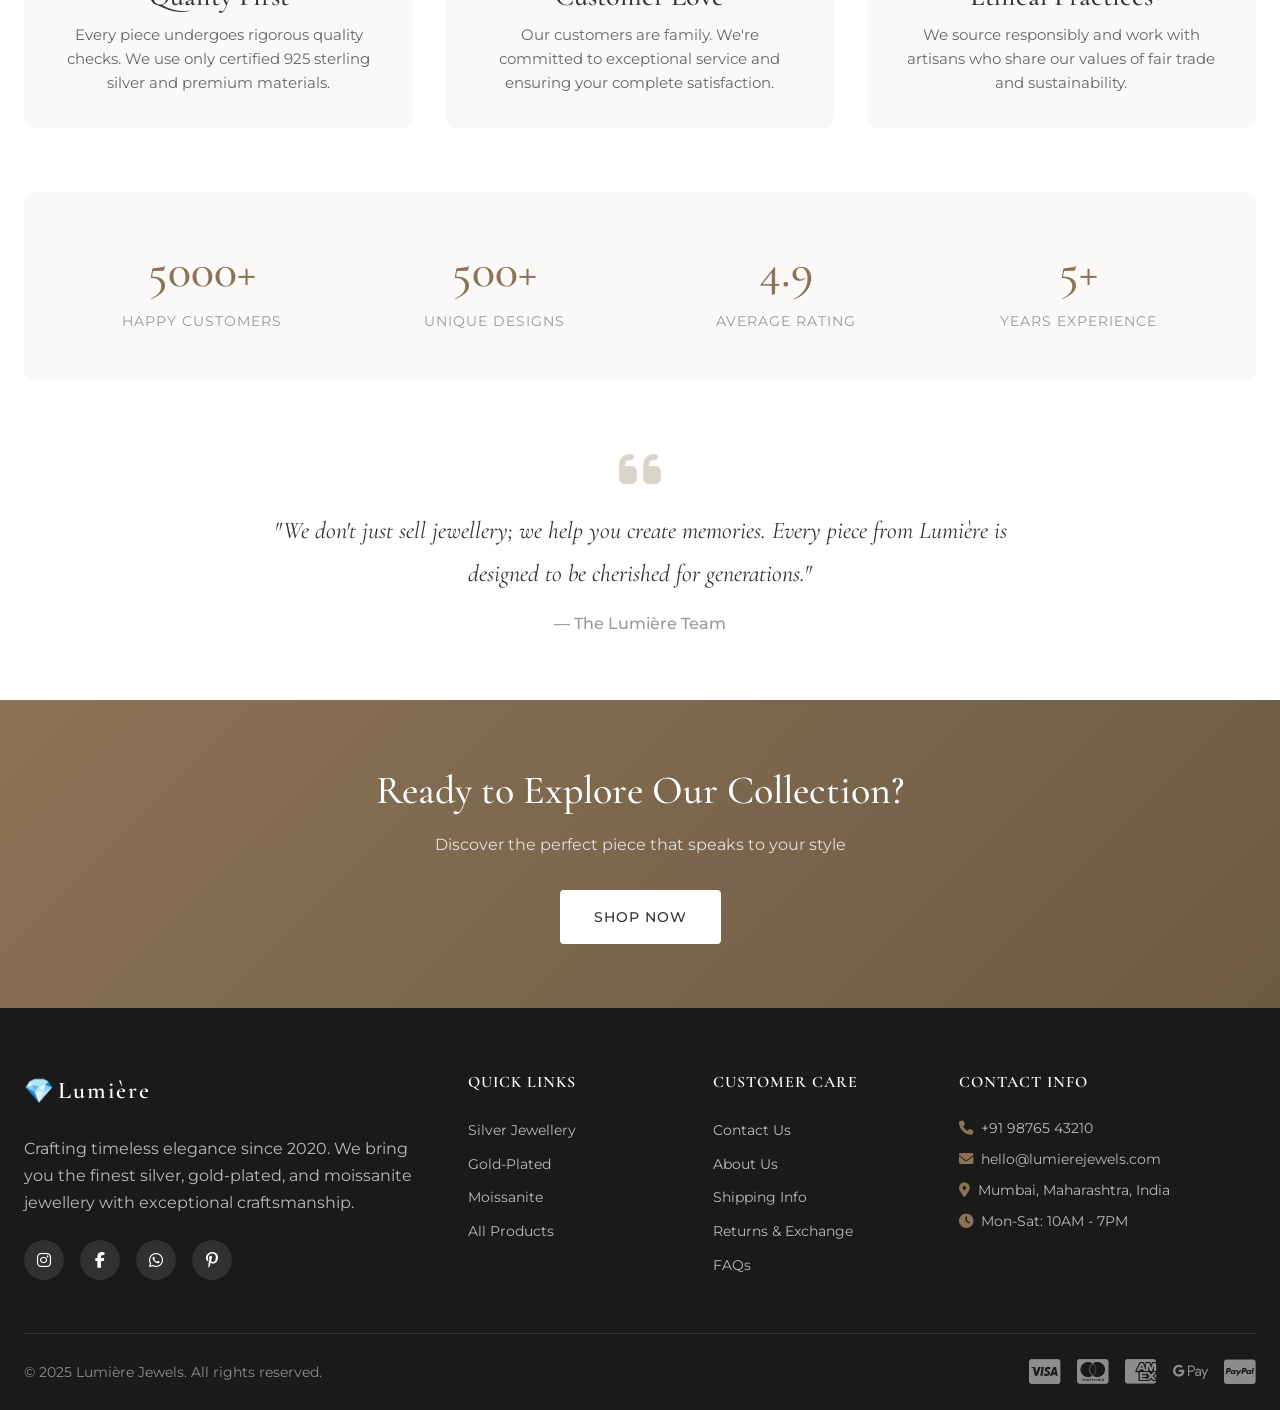
<file: pages/about.html>
<!DOCTYPE html>
<html lang="en">
<head>
  <meta charset="UTF-8">
  <meta name="viewport" content="width=device-width, initial-scale=1.0">
  <title>About Us | Lumière Jewels</title>
  <meta name="description" content="Learn about Lumière Jewels - crafting timeless elegance in silver, gold-plated, and moissanite jewellery.">
  <link rel="preconnect" href="https://fonts.googleapis.com">
  <link rel="preconnect" href="https://fonts.gstatic.com" crossorigin>
  <link href="https://fonts.googleapis.com/css2?family=Cormorant+Garamond:wght@300;400;500;600;700&family=Montserrat:wght@300;400;500;600&display=swap" rel="stylesheet">
  <link rel="stylesheet" href="https://cdnjs.cloudflare.com/ajax/libs/font-awesome/6.4.0/css/all.min.css">
  <link rel="stylesheet" href="../css/styles.css">
</head>
<body>
  <!-- Announcement Bar -->
  <div class="announcement-bar">
    <p>✨ Free Shipping on Orders Over ₹2,999 | Use Code: LUMIERE10 for 10% Off ✨</p>
  </div>

  <!-- Header -->
  <header class="header" id="header">
    <div class="header-container">
      <button class="mobile-menu-toggle" id="mobileMenuToggle" aria-label="Toggle menu">
        <span></span>
        <span></span>
        <span></span>
      </button>

      <div class="logo">
        <a href="../index.html">
          <span class="logo-icon">💎</span>
          <span class="logo-text">Lumière</span>
          <span class="logo-tagline">Jewels</span>
        </a>
      </div>

      <nav class="main-nav" id="mainNav">
        <ul class="nav-list">
          <li class="nav-item has-dropdown">
            <a href="#" class="nav-link">Silver Jewellery <i class="fas fa-chevron-down"></i></a>
            <div class="dropdown-menu mega-menu">
              <div class="mega-menu-inner">
                <div class="mega-menu-column">
                  <h4>Kids Collection</h4>
                  <ul>
                    <li><a href="category.html?category=silver&subcategory=kids-kade">Kids Kade</a></li>
                    <li><a href="category.html?category=silver&subcategory=kids-payal">Kids Payal (Anklets)</a></li>
                  </ul>
                </div>
                <div class="mega-menu-column">
                  <h4>Ladies Collection</h4>
                  <ul>
                    <li><a href="category.html?category=silver&subcategory=ladies-kade">Ladies Kade & Chudiyan</a></li>
                    <li><a href="category.html?category=silver&subcategory=ladies-rings">Ladies Rings</a></li>
                    <li><a href="category.html?category=silver&subcategory=ladies-bracelets">Ladies Bracelets</a></li>
                    <li><a href="category.html?category=silver&subcategory=ladies-payal">Ladies Payal (Anklets)</a></li>
                    <li><a href="category.html?category=silver&subcategory=baliyan">Baliyan (Hoops)</a></li>
                  </ul>
                </div>
                <div class="mega-menu-column">
                  <h4>Mens Collection</h4>
                  <ul>
                    <li><a href="category.html?category=silver&subcategory=mens-kade">Mens Kade</a></li>
                    <li><a href="category.html?category=silver&subcategory=mens-bracelet">Mens Bracelet</a></li>
                    <li><a href="category.html?category=silver&subcategory=mens-chains">Mens Chains</a></li>
                    <li><a href="category.html?category=silver&subcategory=mens-rings">Mens Rings</a></li>
                  </ul>
                </div>
                <div class="mega-menu-column">
                  <h4>Designer Inspired</h4>
                  <ul>
                    <li><a href="category.html?category=silver&subcategory=van-cleef-set">Van Cleef Set</a></li>
                    <li><a href="category.html?category=silver&subcategory=cartier-bracelet">Gold Plated Cartier Bracelet</a></li>
                  </ul>
                </div>
              </div>
            </div>
          </li>
          <li class="nav-item has-dropdown">
            <a href="#" class="nav-link">Gold-Plated <i class="fas fa-chevron-down"></i></a>
            <div class="dropdown-menu">
              <ul>
                <li><a href="category.html?category=gold-plated&subcategory=ladies-sets">Ladies Sets</a></li>
                <li><a href="category.html?category=gold-plated&subcategory=ladies-bracelet">Ladies Bracelet</a></li>
              </ul>
            </div>
          </li>
          <li class="nav-item has-dropdown">
            <a href="#" class="nav-link">Moissanite <i class="fas fa-chevron-down"></i></a>
            <div class="dropdown-menu">
              <ul>
                <li><a href="category.html?category=moissanite&subcategory=cuban-chain">Cuban Chain</a></li>
                <li><a href="category.html?category=moissanite&subcategory=cuban-bracelet">Cuban Bracelet</a></li>
              </ul>
            </div>
          </li>
          <li class="nav-item">
            <a href="about.html" class="nav-link">About</a>
          </li>
          <li class="nav-item">
            <a href="contact.html" class="nav-link">Contact</a>
          </li>
        </ul>
      </nav>

      <div class="header-actions">
        <button class="action-btn search-btn" id="searchBtn" aria-label="Search">
          <i class="fas fa-search"></i>
        </button>
        <button class="action-btn wishlist-btn" aria-label="Wishlist">
          <i class="far fa-heart"></i>
          <span class="badge wishlist-count">0</span>
        </button>
        <button class="action-btn cart-btn" id="cartBtn" aria-label="Cart">
          <i class="fas fa-shopping-bag"></i>
          <span class="badge cart-count">0</span>
        </button>
      </div>
    </div>

    <!-- Search Overlay -->
    <div class="search-overlay" id="searchOverlay">
      <div class="search-container">
        <form class="search-form" id="searchForm">
          <input type="text" placeholder="Search for products..." id="searchInput" autocomplete="off">
          <button type="submit"><i class="fas fa-search"></i></button>
        </form>
        <button class="close-search" id="closeSearch"><i class="fas fa-times"></i></button>
        <div class="search-suggestions" id="searchSuggestions"></div>
      </div>
    </div>
  </header>

  <!-- Cart Sidebar -->
  <div class="cart-sidebar" id="cartSidebar">
    <div class="cart-header">
      <h3>Shopping Bag</h3>
      <button class="close-cart" id="closeCart"><i class="fas fa-times"></i></button>
    </div>
    <div class="cart-items" id="cartItems"></div>
    <div class="cart-footer">
      <div class="cart-subtotal">
        <span>Subtotal</span>
        <span class="subtotal-amount" id="subtotalAmount">₹0</span>
      </div>
      <p class="cart-note">Shipping & taxes calculated at checkout</p>
      <a href="checkout.html" class="btn btn-primary btn-full">Checkout</a>
      <button class="btn btn-outline btn-full" id="continueShopping">Continue Shopping</button>
    </div>
    <div class="cart-empty" id="cartEmpty">
      <i class="fas fa-shopping-bag"></i>
      <p>Your bag is empty</p>
      <a href="category.html" class="btn btn-primary">Start Shopping</a>
    </div>
  </div>
  <div class="cart-overlay" id="cartOverlay"></div>

  <!-- Mobile Navigation -->
  <div class="mobile-nav" id="mobileNav">
    <div class="mobile-nav-header">
      <span class="logo-text">Lumière</span>
      <button class="close-mobile-nav" id="closeMobileNav"><i class="fas fa-times"></i></button>
    </div>
    <div class="mobile-nav-content">
      <div class="mobile-accordion">
        <div class="accordion-item">
          <button class="accordion-header">
            Silver Jewellery <i class="fas fa-plus"></i>
          </button>
          <div class="accordion-content">
            <a href="category.html?category=silver&subcategory=kids-kade">Kids Kade</a>
            <a href="category.html?category=silver&subcategory=ladies-kade">Ladies Kade & Chudiyan</a>
            <a href="category.html?category=silver&subcategory=mens-kade">Mens Kade</a>
            <a href="category.html?category=silver&subcategory=baliyan">Baliyan (Hoops)</a>
            <a href="category.html?category=silver&subcategory=payal">Payal (Anklets)</a>
            <a href="category.html?category=silver&subcategory=mens-bracelet">Mens Bracelet</a>
          </div>
        </div>
        <div class="accordion-item">
          <button class="accordion-header">
            Gold-Plated Jewellery <i class="fas fa-plus"></i>
          </button>
          <div class="accordion-content">
            <a href="category.html?category=gold-plated&subcategory=ladies-sets">Ladies Sets</a>
            <a href="category.html?category=gold-plated&subcategory=ladies-bracelet">Ladies Bracelet</a>
          </div>
        </div>
        <div class="accordion-item">
          <button class="accordion-header">
            Moissanite Jewellery <i class="fas fa-plus"></i>
          </button>
          <div class="accordion-content">
            <a href="category.html?category=moissanite&subcategory=cuban-chain">Cuban Chain</a>
            <a href="category.html?category=moissanite&subcategory=cuban-bracelet">Cuban Bracelet</a>
          </div>
        </div>
      </div>
      <div class="mobile-nav-links">
        <a href="about.html">About Us</a>
        <a href="contact.html">Contact</a>
      </div>
      <div class="mobile-nav-social">
        <a href="https://instagram.com" target="_blank" rel="noopener"><i class="fab fa-instagram"></i></a>
        <a href="https://facebook.com" target="_blank" rel="noopener"><i class="fab fa-facebook-f"></i></a>
        <a href="https://wa.me/1234567890" target="_blank" rel="noopener"><i class="fab fa-whatsapp"></i></a>
      </div>
    </div>
  </div>

  <main>
    <!-- Page Hero -->
    <section class="page-hero">
      <div class="container">
        <h1>Our Story</h1>
        <p>Crafting timeless elegance and modern sophistication since 2020</p>
      </div>
    </section>

    <!-- About Content -->
    <section class="about-content">
      <div class="container">
        <!-- Story Section -->
        <div class="about-grid">
          <div class="about-image">
            <i class="fas fa-gem"></i>
          </div>
          <div class="about-text">
            <span class="section-subtitle">Who We Are</span>
            <h2>A Legacy of Craftsmanship</h2>
            <p>Lumière Jewels was born from a passion for exceptional jewellery and a commitment to making luxury accessible. Founded in 2020, we've grown from a small family business into a trusted name in premium silver, gold-plated, and moissanite jewellery.</p>
            <p>Our journey began with a simple belief: everyone deserves to own beautiful jewellery that doesn't compromise on quality. From traditional kadas and chudiyan to contemporary moissanite pieces, every item in our collection tells a story of dedication and artistry.</p>
          </div>
        </div>

        <!-- Mission Section -->
        <div class="about-grid" style="margin-top: 4rem;">
          <div class="about-text">
            <span class="section-subtitle">Our Mission</span>
            <h2>Elegance Within Reach</h2>
            <p>We believe that fine jewellery should be an everyday luxury, not a distant dream. Our mission is to bring you meticulously crafted pieces that combine traditional craftsmanship with modern design sensibilities.</p>
            <p>Each piece is carefully selected and quality-checked to ensure it meets our high standards. From sourcing the finest 925 sterling silver to partnering with skilled artisans, we leave no stone unturned in our pursuit of excellence.</p>
          </div>
          <div class="about-image gold" style="background: linear-gradient(135deg, #d4af37 0%, #e6c55a 100%);">
            <i class="fas fa-crown"></i>
          </div>
        </div>

        <!-- Values Section -->
        <div class="values-grid">
          <div class="value-card">
            <div class="value-icon">
              <i class="fas fa-gem"></i>
            </div>
            <h3>Quality First</h3>
            <p>Every piece undergoes rigorous quality checks. We use only certified 925 sterling silver and premium materials.</p>
          </div>
          <div class="value-card">
            <div class="value-icon">
              <i class="fas fa-hand-holding-heart"></i>
            </div>
            <h3>Customer Love</h3>
            <p>Our customers are family. We're committed to exceptional service and ensuring your complete satisfaction.</p>
          </div>
          <div class="value-card">
            <div class="value-icon">
              <i class="fas fa-leaf"></i>
            </div>
            <h3>Ethical Practices</h3>
            <p>We source responsibly and work with artisans who share our values of fair trade and sustainability.</p>
          </div>
        </div>

        <!-- Stats Section -->
        <div style="background: var(--color-bg-alt); padding: 3rem; border-radius: 12px; margin-top: 4rem; text-align: center;">
          <div style="display: grid; grid-template-columns: repeat(4, 1fr); gap: 2rem;">
            <div>
              <h2 style="font-size: 3rem; color: var(--color-primary); margin-bottom: 0.5rem;">5000+</h2>
              <p style="color: var(--color-text-muted); text-transform: uppercase; font-size: 0.875rem; letter-spacing: 1px;">Happy Customers</p>
            </div>
            <div>
              <h2 style="font-size: 3rem; color: var(--color-primary); margin-bottom: 0.5rem;">500+</h2>
              <p style="color: var(--color-text-muted); text-transform: uppercase; font-size: 0.875rem; letter-spacing: 1px;">Unique Designs</p>
            </div>
            <div>
              <h2 style="font-size: 3rem; color: var(--color-primary); margin-bottom: 0.5rem;">4.9</h2>
              <p style="color: var(--color-text-muted); text-transform: uppercase; font-size: 0.875rem; letter-spacing: 1px;">Average Rating</p>
            </div>
            <div>
              <h2 style="font-size: 3rem; color: var(--color-primary); margin-bottom: 0.5rem;">5+</h2>
              <p style="color: var(--color-text-muted); text-transform: uppercase; font-size: 0.875rem; letter-spacing: 1px;">Years Experience</p>
            </div>
          </div>
        </div>

        <!-- Team Quote -->
        <div style="text-align: center; max-width: 800px; margin: 4rem auto 0;">
          <i class="fas fa-quote-left" style="font-size: 3rem; color: var(--color-primary); opacity: 0.3; margin-bottom: 1rem;"></i>
          <p style="font-family: var(--font-heading); font-size: 1.5rem; line-height: 1.8; font-style: italic; color: var(--color-text);">
            "We don't just sell jewellery; we help you create memories. Every piece from Lumière is designed to be cherished for generations."
          </p>
          <p style="margin-top: 1rem; color: var(--color-text-muted); font-weight: 500;">— The Lumière Team</p>
        </div>
      </div>
    </section>

    <!-- CTA Section -->
    <section style="background: linear-gradient(135deg, var(--color-primary) 0%, var(--color-primary-dark) 100%); padding: 4rem 0; text-align: center;">
      <div class="container">
        <h2 style="color: white; margin-bottom: 1rem;">Ready to Explore Our Collection?</h2>
        <p style="color: rgba(255,255,255,0.8); margin-bottom: 2rem;">Discover the perfect piece that speaks to your style</p>
        <a href="category.html" class="btn btn-white">Shop Now</a>
      </div>
    </section>
  </main>

  <!-- Footer -->
  <footer class="footer">
    <div class="container">
      <div class="footer-grid">
        <div class="footer-col brand-col">
          <div class="footer-logo">
            <span class="logo-icon">💎</span>
            <span class="logo-text">Lumière</span>
          </div>
          <p>Crafting timeless elegance since 2020. We bring you the finest silver, gold-plated, and moissanite jewellery with exceptional craftsmanship.</p>
          <div class="footer-social">
            <a href="https://instagram.com" target="_blank" rel="noopener" aria-label="Instagram"><i class="fab fa-instagram"></i></a>
            <a href="https://facebook.com" target="_blank" rel="noopener" aria-label="Facebook"><i class="fab fa-facebook-f"></i></a>
            <a href="https://wa.me/1234567890" target="_blank" rel="noopener" aria-label="WhatsApp"><i class="fab fa-whatsapp"></i></a>
            <a href="https://pinterest.com" target="_blank" rel="noopener" aria-label="Pinterest"><i class="fab fa-pinterest-p"></i></a>
          </div>
        </div>
        <div class="footer-col">
          <h4>Quick Links</h4>
          <ul>
            <li><a href="category.html?category=silver">Silver Jewellery</a></li>
            <li><a href="category.html?category=gold-plated">Gold-Plated</a></li>
            <li><a href="category.html?category=moissanite">Moissanite</a></li>
            <li><a href="category.html">All Products</a></li>
          </ul>
        </div>
        <div class="footer-col">
          <h4>Customer Care</h4>
          <ul>
            <li><a href="contact.html">Contact Us</a></li>
            <li><a href="about.html">About Us</a></li>
            <li><a href="#">Shipping Info</a></li>
            <li><a href="#">Returns & Exchange</a></li>
            <li><a href="#">FAQs</a></li>
          </ul>
        </div>
        <div class="footer-col">
          <h4>Contact Info</h4>
          <ul class="contact-info">
            <li><i class="fas fa-phone"></i> +91 98765 43210</li>
            <li><i class="fas fa-envelope"></i> hello@lumierejewels.com</li>
            <li><i class="fas fa-map-marker-alt"></i> Mumbai, Maharashtra, India</li>
            <li><i class="fas fa-clock"></i> Mon-Sat: 10AM - 7PM</li>
          </ul>
        </div>
      </div>
      <div class="footer-bottom">
        <div class="footer-bottom-left">
          <p>&copy; 2025 Lumière Jewels. All rights reserved.</p>
        </div>
        <div class="footer-bottom-right">
          <div class="payment-methods">
            <i class="fab fa-cc-visa"></i>
            <i class="fab fa-cc-mastercard"></i>
            <i class="fab fa-cc-amex"></i>
            <i class="fab fa-google-pay"></i>
            <i class="fab fa-cc-paypal"></i>
          </div>
        </div>
      </div>
    </div>
  </footer>

  <!-- Toast -->
  <div class="toast" id="toast">
    <i class="fas fa-check-circle"></i>
    <span class="toast-message">Item added to cart</span>
  </div>

  <script src="../js/products.js"></script>
  <script src="../js/app.js"></script>
</body>
</html>
</file>
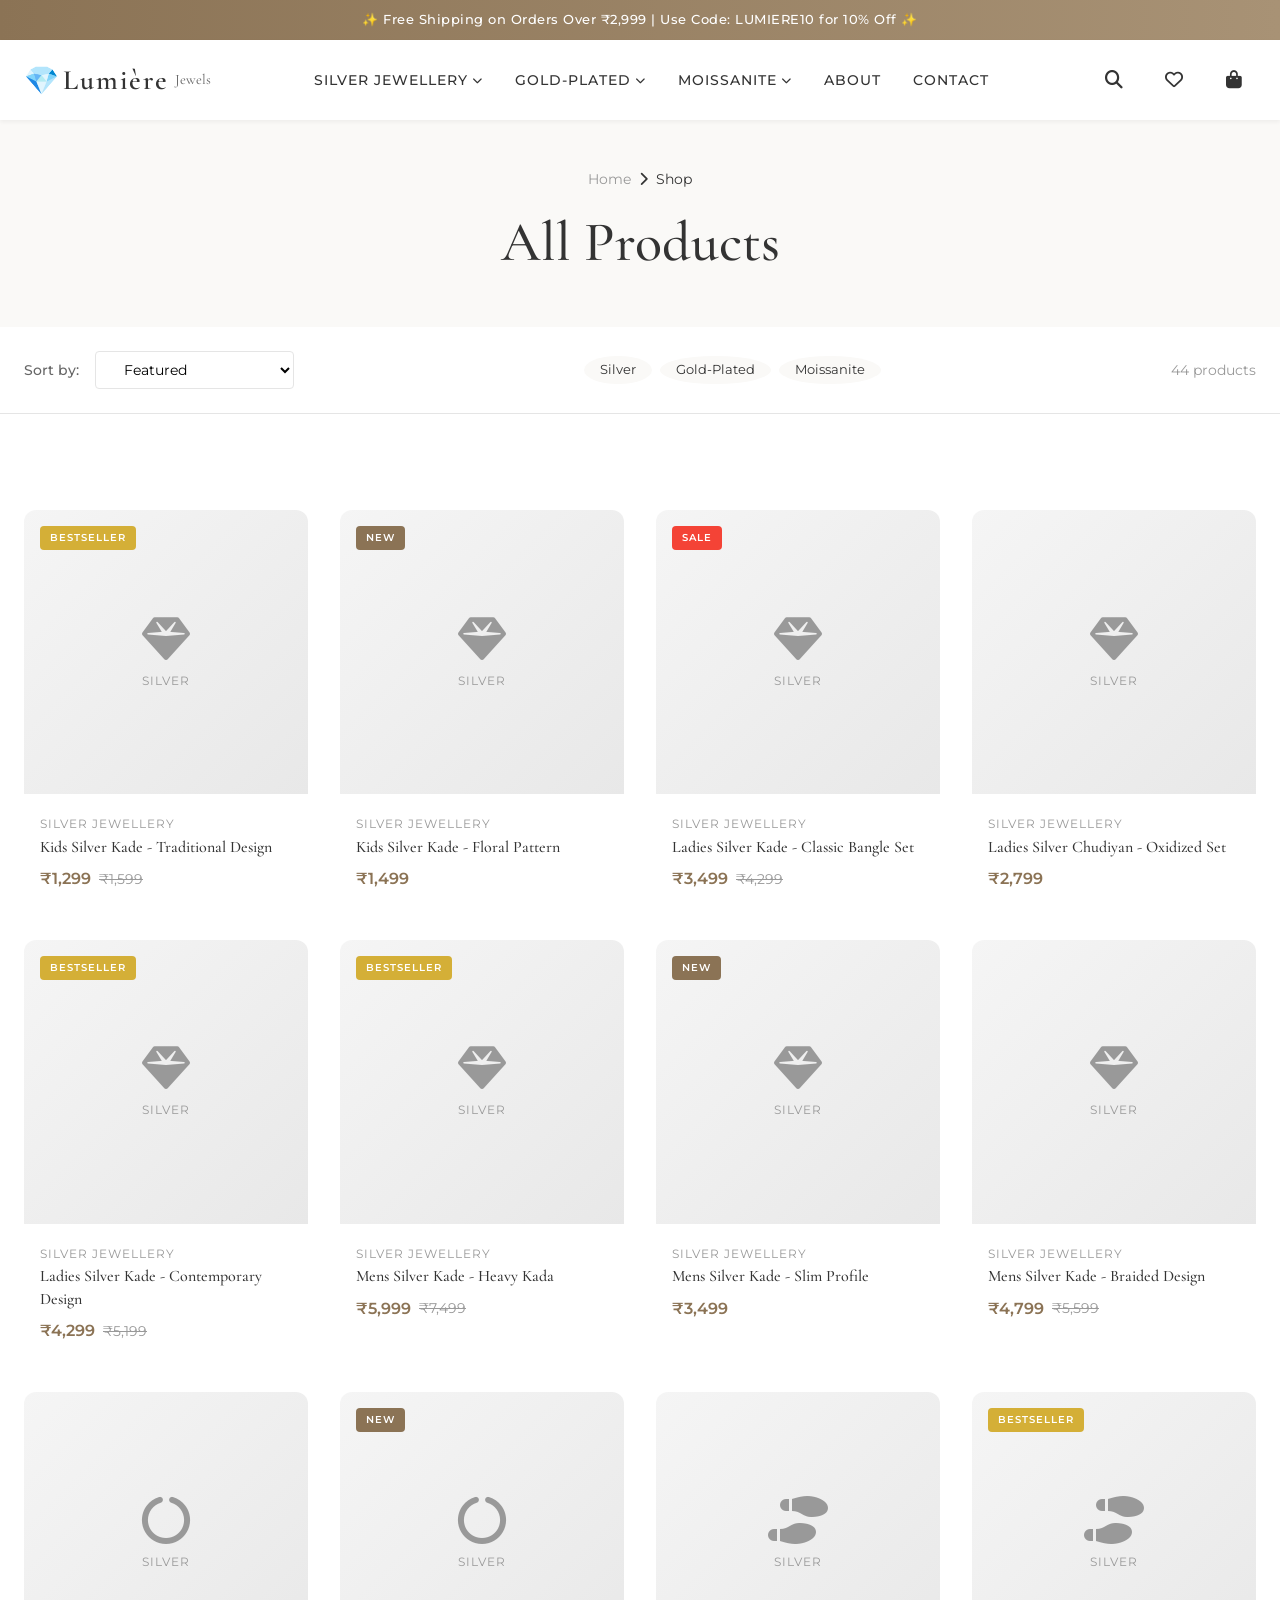
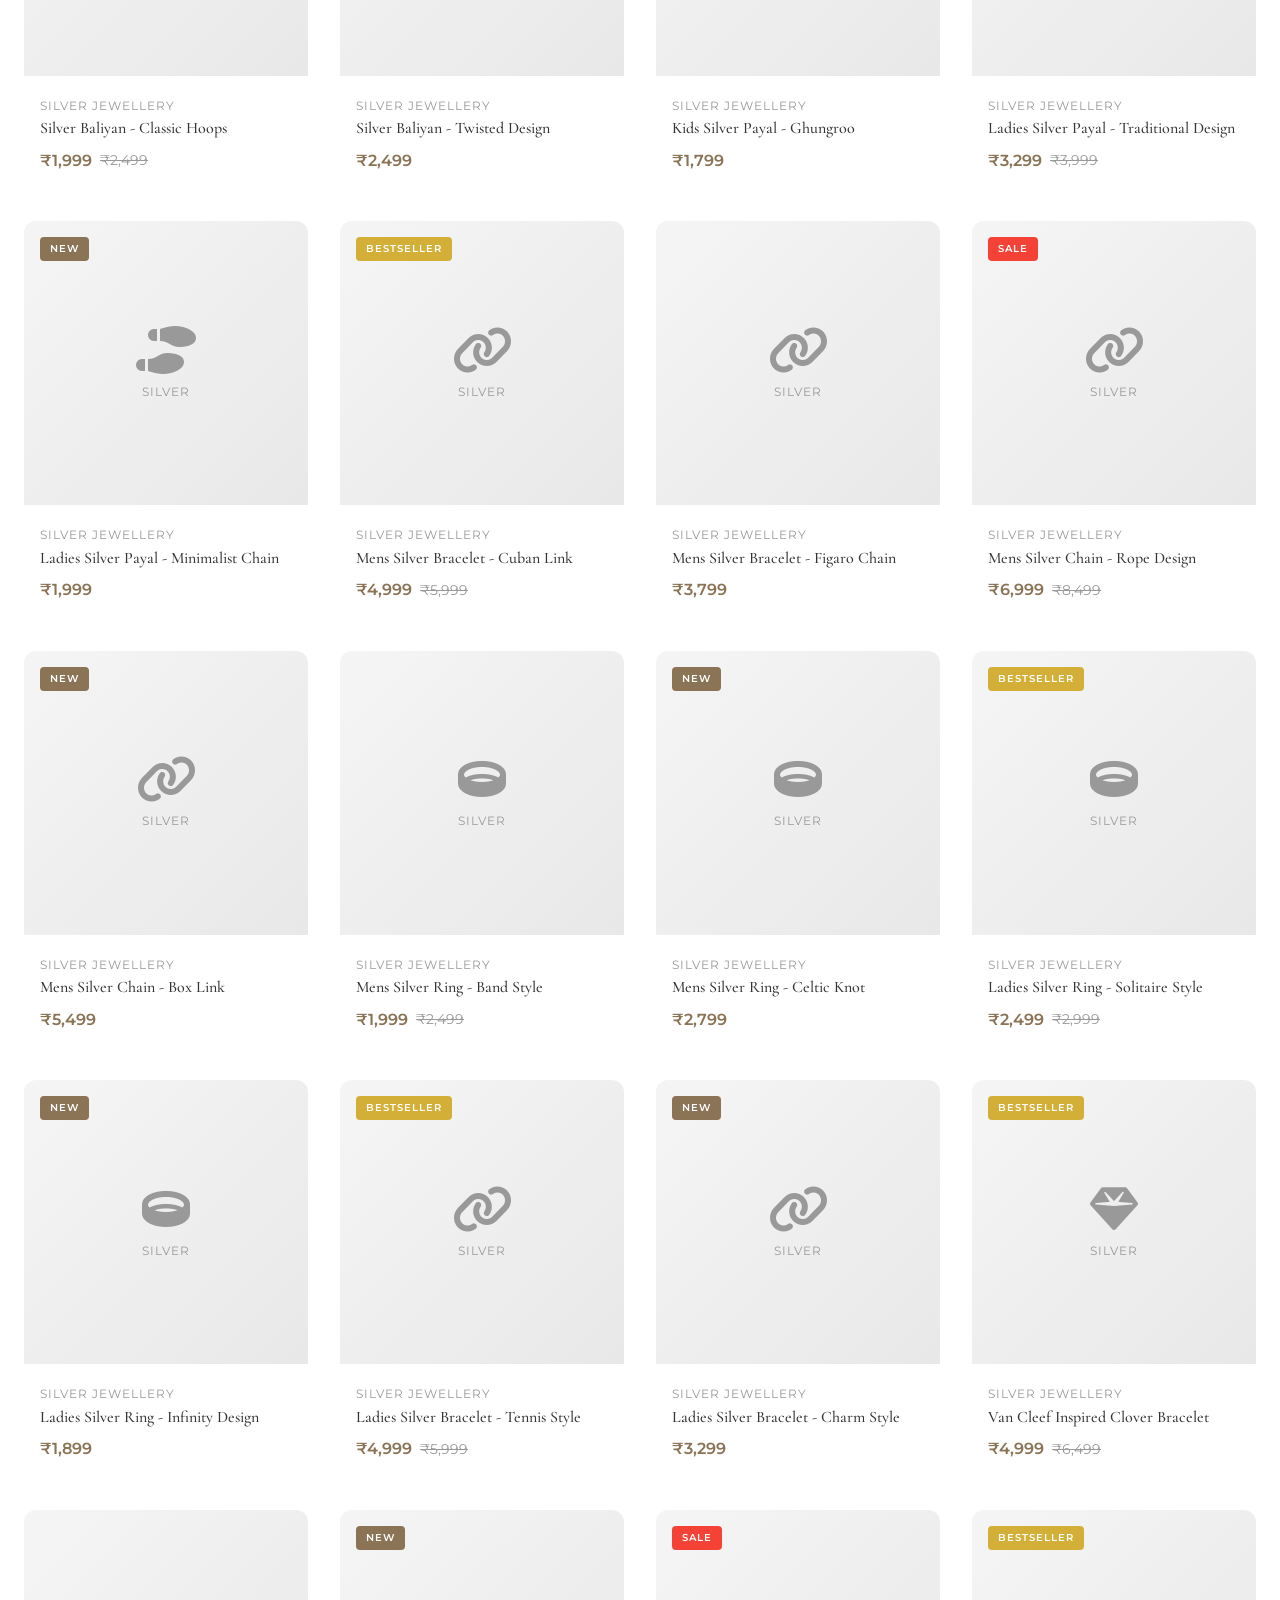
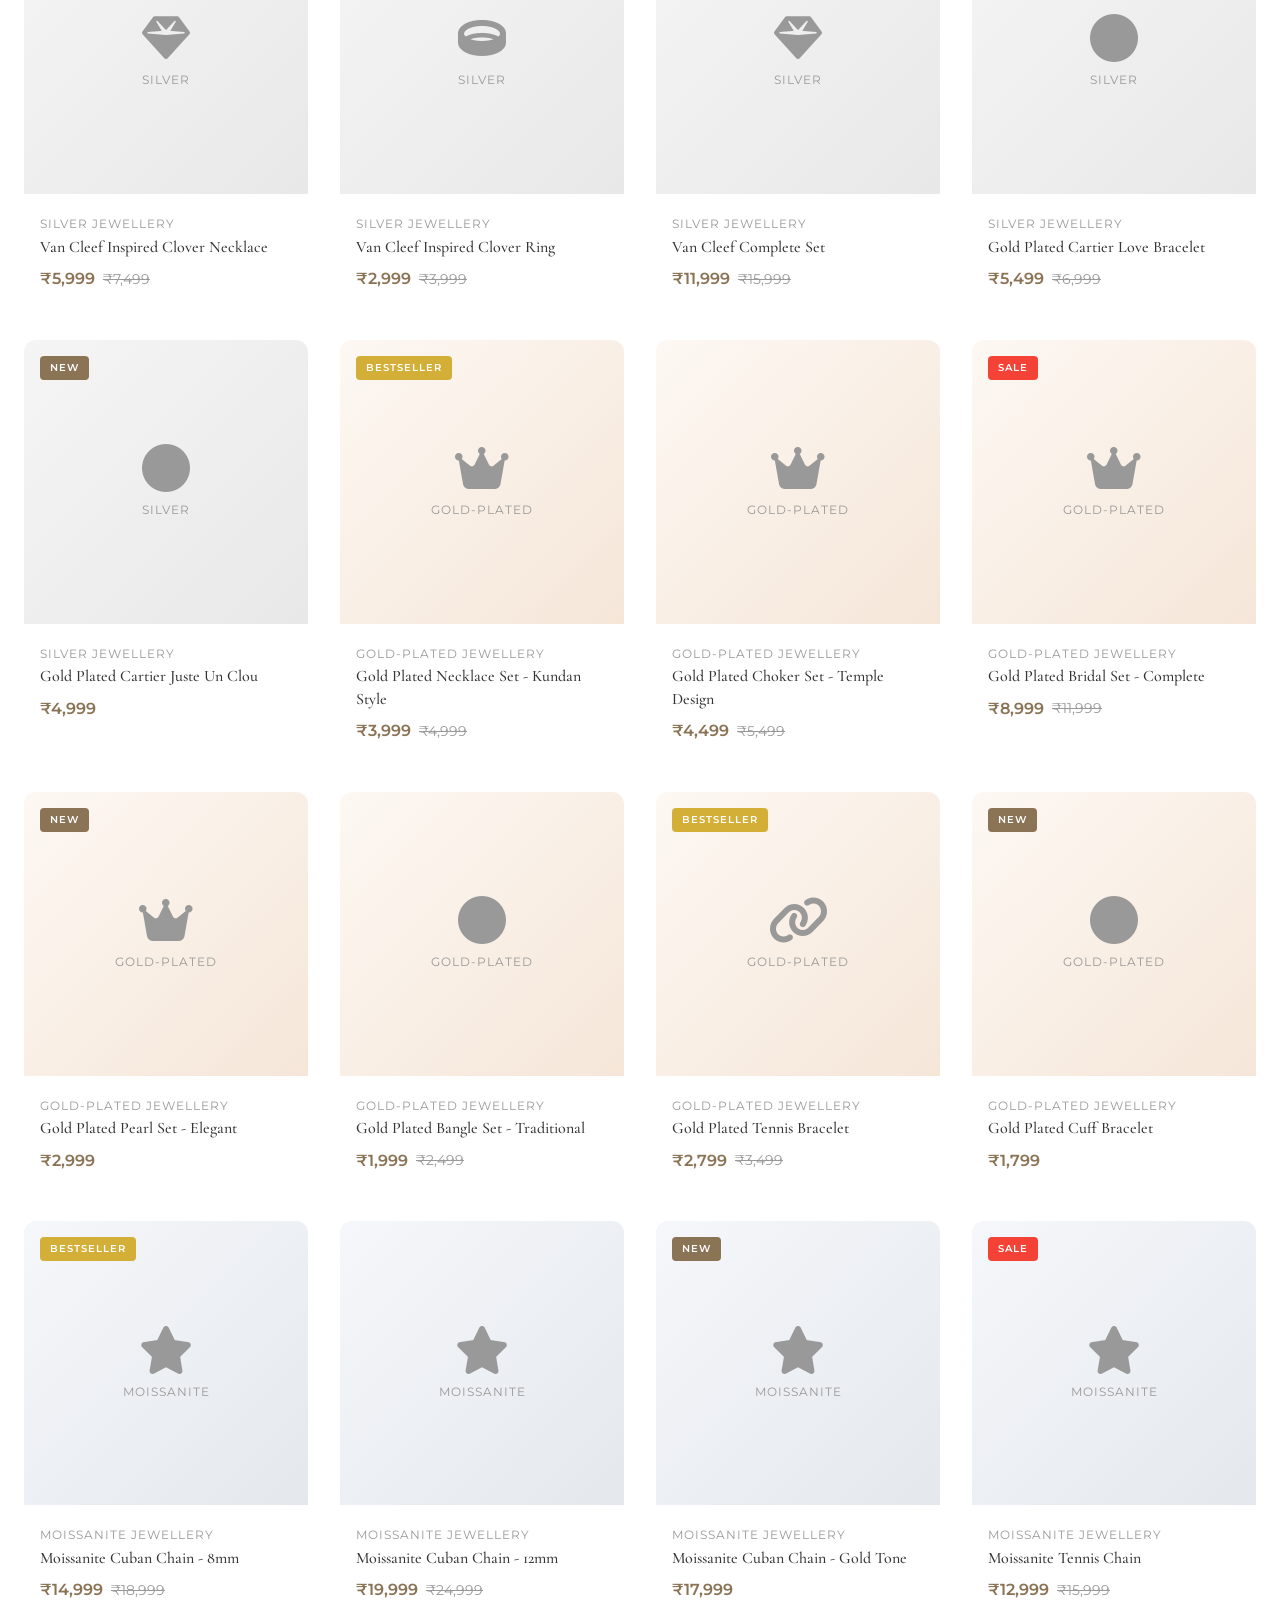
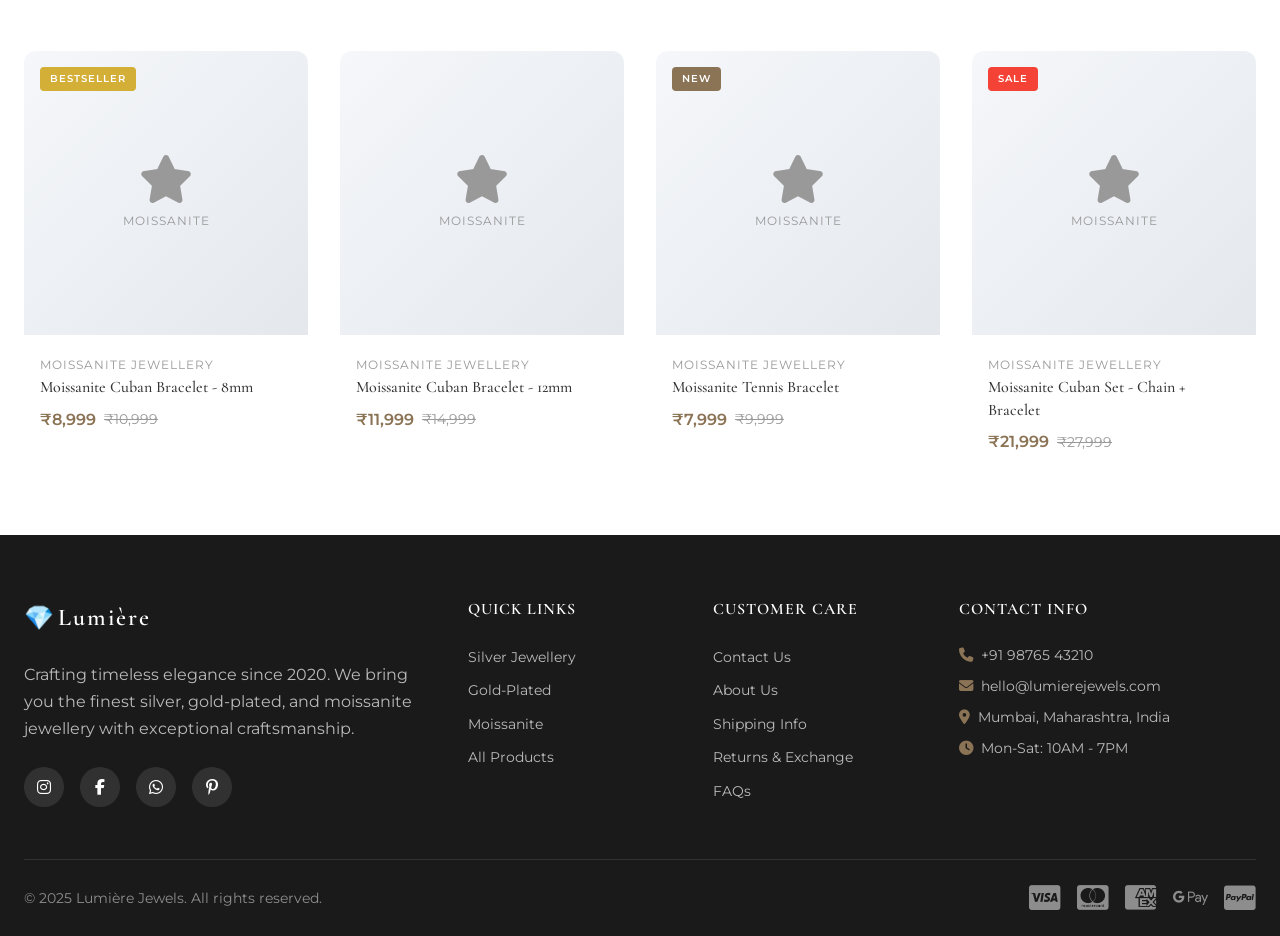
<file: pages/category.html>
<!DOCTYPE html>
<html lang="en">
<head>
  <meta charset="UTF-8">
  <meta name="viewport" content="width=device-width, initial-scale=1.0">
  <title>Shop | Lumière Jewels</title>
  <meta name="description" content="Browse our collection of premium silver, gold-plated, and moissanite jewellery.">
  <link rel="preconnect" href="https://fonts.googleapis.com">
  <link rel="preconnect" href="https://fonts.gstatic.com" crossorigin>
  <link href="https://fonts.googleapis.com/css2?family=Cormorant+Garamond:wght@300;400;500;600;700&family=Montserrat:wght@300;400;500;600&display=swap" rel="stylesheet">
  <link rel="stylesheet" href="https://cdnjs.cloudflare.com/ajax/libs/font-awesome/6.4.0/css/all.min.css">
  <link rel="stylesheet" href="../css/styles.css">
</head>
<body>
  <!-- Announcement Bar -->
  <div class="announcement-bar">
    <p>✨ Free Shipping on Orders Over ₹2,999 | Use Code: LUMIERE10 for 10% Off ✨</p>
  </div>

  <!-- Header -->
  <header class="header" id="header">
    <div class="header-container">
      <button class="mobile-menu-toggle" id="mobileMenuToggle" aria-label="Toggle menu">
        <span></span>
        <span></span>
        <span></span>
      </button>

      <div class="logo">
        <a href="../index.html">
          <span class="logo-icon">💎</span>
          <span class="logo-text">Lumière</span>
          <span class="logo-tagline">Jewels</span>
        </a>
      </div>

      <nav class="main-nav" id="mainNav">
        <ul class="nav-list">
          <li class="nav-item has-dropdown">
            <a href="#" class="nav-link">Silver Jewellery <i class="fas fa-chevron-down"></i></a>
            <div class="dropdown-menu mega-menu">
              <div class="mega-menu-inner">
                <div class="mega-menu-column">
                  <h4>Kids Collection</h4>
                  <ul>
                    <li><a href="category.html?category=silver&subcategory=kids-kade">Kids Kade</a></li>
                    <li><a href="category.html?category=silver&subcategory=kids-payal">Kids Payal (Anklets)</a></li>
                  </ul>
                </div>
                <div class="mega-menu-column">
                  <h4>Ladies Collection</h4>
                  <ul>
                    <li><a href="category.html?category=silver&subcategory=ladies-kade">Ladies Kade & Chudiyan</a></li>
                    <li><a href="category.html?category=silver&subcategory=ladies-rings">Ladies Rings</a></li>
                    <li><a href="category.html?category=silver&subcategory=ladies-bracelets">Ladies Bracelets</a></li>
                    <li><a href="category.html?category=silver&subcategory=ladies-payal">Ladies Payal (Anklets)</a></li>
                    <li><a href="category.html?category=silver&subcategory=baliyan">Baliyan (Hoops)</a></li>
                  </ul>
                </div>
                <div class="mega-menu-column">
                  <h4>Mens Collection</h4>
                  <ul>
                    <li><a href="category.html?category=silver&subcategory=mens-kade">Mens Kade</a></li>
                    <li><a href="category.html?category=silver&subcategory=mens-bracelet">Mens Bracelet</a></li>
                    <li><a href="category.html?category=silver&subcategory=mens-chains">Mens Chains</a></li>
                    <li><a href="category.html?category=silver&subcategory=mens-rings">Mens Rings</a></li>
                  </ul>
                </div>
                <div class="mega-menu-column">
                  <h4>Designer Inspired</h4>
                  <ul>
                    <li><a href="category.html?category=silver&subcategory=van-cleef-set">Van Cleef Set</a></li>
                    <li><a href="category.html?category=silver&subcategory=cartier-bracelet">Gold Plated Cartier Bracelet</a></li>
                  </ul>
                </div>
              </div>
            </div>
          </li>
          <li class="nav-item has-dropdown">
            <a href="#" class="nav-link">Gold-Plated <i class="fas fa-chevron-down"></i></a>
            <div class="dropdown-menu">
              <ul>
                <li><a href="category.html?category=gold-plated&subcategory=ladies-sets">Ladies Sets</a></li>
                <li><a href="category.html?category=gold-plated&subcategory=ladies-bracelet">Ladies Bracelet</a></li>
              </ul>
            </div>
          </li>
          <li class="nav-item has-dropdown">
            <a href="#" class="nav-link">Moissanite <i class="fas fa-chevron-down"></i></a>
            <div class="dropdown-menu">
              <ul>
                <li><a href="category.html?category=moissanite&subcategory=cuban-chain">Cuban Chain</a></li>
                <li><a href="category.html?category=moissanite&subcategory=cuban-bracelet">Cuban Bracelet</a></li>
              </ul>
            </div>
          </li>
          <li class="nav-item">
            <a href="about.html" class="nav-link">About</a>
          </li>
          <li class="nav-item">
            <a href="contact.html" class="nav-link">Contact</a>
          </li>
        </ul>
      </nav>

      <div class="header-actions">
        <button class="action-btn search-btn" id="searchBtn" aria-label="Search">
          <i class="fas fa-search"></i>
        </button>
        <button class="action-btn wishlist-btn" aria-label="Wishlist">
          <i class="far fa-heart"></i>
          <span class="badge wishlist-count">0</span>
        </button>
        <button class="action-btn cart-btn" id="cartBtn" aria-label="Cart">
          <i class="fas fa-shopping-bag"></i>
          <span class="badge cart-count">0</span>
        </button>
      </div>
    </div>

    <!-- Search Overlay -->
    <div class="search-overlay" id="searchOverlay">
      <div class="search-container">
        <form class="search-form" id="searchForm">
          <input type="text" placeholder="Search for products..." id="searchInput" autocomplete="off">
          <button type="submit"><i class="fas fa-search"></i></button>
        </form>
        <button class="close-search" id="closeSearch"><i class="fas fa-times"></i></button>
        <div class="search-suggestions" id="searchSuggestions"></div>
      </div>
    </div>
  </header>

  <!-- Cart Sidebar -->
  <div class="cart-sidebar" id="cartSidebar">
    <div class="cart-header">
      <h3>Shopping Bag</h3>
      <button class="close-cart" id="closeCart"><i class="fas fa-times"></i></button>
    </div>
    <div class="cart-items" id="cartItems"></div>
    <div class="cart-footer">
      <div class="cart-subtotal">
        <span>Subtotal</span>
        <span class="subtotal-amount" id="subtotalAmount">₹0</span>
      </div>
      <p class="cart-note">Shipping & taxes calculated at checkout</p>
      <a href="checkout.html" class="btn btn-primary btn-full">Checkout</a>
      <button class="btn btn-outline btn-full" id="continueShopping">Continue Shopping</button>
    </div>
    <div class="cart-empty" id="cartEmpty">
      <i class="fas fa-shopping-bag"></i>
      <p>Your bag is empty</p>
      <a href="category.html" class="btn btn-primary">Start Shopping</a>
    </div>
  </div>
  <div class="cart-overlay" id="cartOverlay"></div>

  <!-- Mobile Navigation -->
  <div class="mobile-nav" id="mobileNav">
    <div class="mobile-nav-header">
      <span class="logo-text">Lumière</span>
      <button class="close-mobile-nav" id="closeMobileNav"><i class="fas fa-times"></i></button>
    </div>
    <div class="mobile-nav-content">
      <div class="mobile-accordion">
        <div class="accordion-item">
          <button class="accordion-header">
            Silver Jewellery <i class="fas fa-plus"></i>
          </button>
          <div class="accordion-content">
            <a href="category.html?category=silver&subcategory=kids-kade">Kids Kade</a>
            <a href="category.html?category=silver&subcategory=ladies-kade">Ladies Kade & Chudiyan</a>
            <a href="category.html?category=silver&subcategory=mens-kade">Mens Kade</a>
            <a href="category.html?category=silver&subcategory=baliyan">Baliyan (Hoops)</a>
            <a href="category.html?category=silver&subcategory=payal">Payal (Anklets)</a>
            <a href="category.html?category=silver&subcategory=mens-bracelet">Mens Bracelet</a>
            <a href="category.html?category=silver&subcategory=mens-chains">Mens Chains</a>
            <a href="category.html?category=silver&subcategory=mens-rings">Mens Rings</a>
            <a href="category.html?category=silver&subcategory=ladies-rings">Ladies Rings</a>
            <a href="category.html?category=silver&subcategory=ladies-bracelets">Ladies Bracelets</a>
          </div>
        </div>
        <div class="accordion-item">
          <button class="accordion-header">
            Gold-Plated Jewellery <i class="fas fa-plus"></i>
          </button>
          <div class="accordion-content">
            <a href="category.html?category=gold-plated&subcategory=ladies-sets">Ladies Sets</a>
            <a href="category.html?category=gold-plated&subcategory=ladies-bracelet">Ladies Bracelet</a>
          </div>
        </div>
        <div class="accordion-item">
          <button class="accordion-header">
            Moissanite Jewellery <i class="fas fa-plus"></i>
          </button>
          <div class="accordion-content">
            <a href="category.html?category=moissanite&subcategory=cuban-chain">Cuban Chain</a>
            <a href="category.html?category=moissanite&subcategory=cuban-bracelet">Cuban Bracelet</a>
          </div>
        </div>
      </div>
      <div class="mobile-nav-links">
        <a href="about.html">About Us</a>
        <a href="contact.html">Contact</a>
      </div>
      <div class="mobile-nav-social">
        <a href="https://instagram.com" target="_blank" rel="noopener"><i class="fab fa-instagram"></i></a>
        <a href="https://facebook.com" target="_blank" rel="noopener"><i class="fab fa-facebook-f"></i></a>
        <a href="https://wa.me/1234567890" target="_blank" rel="noopener"><i class="fab fa-whatsapp"></i></a>
      </div>
    </div>
  </div>

  <main>
    <!-- Page Header -->
    <section class="page-header">
      <div class="container">
        <div class="breadcrumb">
          <a href="../index.html">Home</a>
          <i class="fas fa-chevron-right"></i>
          <span>Shop</span>
        </div>
        <h1 class="page-title">All Products</h1>
      </div>
    </section>

    <!-- Filters -->
    <section class="filters-section">
      <div class="container">
        <div class="filters-container">
          <div class="filter-group">
            <span class="filter-label">Sort by:</span>
            <select class="filter-select" id="sortSelect">
              <option value="featured">Featured</option>
              <option value="newest">Newest</option>
              <option value="price-low">Price: Low to High</option>
              <option value="price-high">Price: High to Low</option>
              <option value="name">Name A-Z</option>
            </select>
          </div>
          <div class="filter-tags">
            <span class="filter-tag" data-category="silver">Silver</span>
            <span class="filter-tag" data-category="gold-plated">Gold-Plated</span>
            <span class="filter-tag" data-category="moissanite">Moissanite</span>
          </div>
          <span class="results-count" id="resultsCount">0 products</span>
        </div>
      </div>
    </section>

    <!-- Products Grid -->
    <section class="products-section">
      <div class="container">
        <div class="products-grid" id="categoryProducts">
          <!-- Products will be populated by JavaScript -->
        </div>
      </div>
    </section>
  </main>

  <!-- Footer -->
  <footer class="footer">
    <div class="container">
      <div class="footer-grid">
        <div class="footer-col brand-col">
          <div class="footer-logo">
            <span class="logo-icon">💎</span>
            <span class="logo-text">Lumière</span>
          </div>
          <p>Crafting timeless elegance since 2020. We bring you the finest silver, gold-plated, and moissanite jewellery with exceptional craftsmanship.</p>
          <div class="footer-social">
            <a href="https://instagram.com" target="_blank" rel="noopener" aria-label="Instagram"><i class="fab fa-instagram"></i></a>
            <a href="https://facebook.com" target="_blank" rel="noopener" aria-label="Facebook"><i class="fab fa-facebook-f"></i></a>
            <a href="https://wa.me/1234567890" target="_blank" rel="noopener" aria-label="WhatsApp"><i class="fab fa-whatsapp"></i></a>
            <a href="https://pinterest.com" target="_blank" rel="noopener" aria-label="Pinterest"><i class="fab fa-pinterest-p"></i></a>
          </div>
        </div>
        <div class="footer-col">
          <h4>Quick Links</h4>
          <ul>
            <li><a href="category.html?category=silver">Silver Jewellery</a></li>
            <li><a href="category.html?category=gold-plated">Gold-Plated</a></li>
            <li><a href="category.html?category=moissanite">Moissanite</a></li>
            <li><a href="category.html">All Products</a></li>
          </ul>
        </div>
        <div class="footer-col">
          <h4>Customer Care</h4>
          <ul>
            <li><a href="contact.html">Contact Us</a></li>
            <li><a href="about.html">About Us</a></li>
            <li><a href="#">Shipping Info</a></li>
            <li><a href="#">Returns & Exchange</a></li>
            <li><a href="#">FAQs</a></li>
          </ul>
        </div>
        <div class="footer-col">
          <h4>Contact Info</h4>
          <ul class="contact-info">
            <li><i class="fas fa-phone"></i> +91 98765 43210</li>
            <li><i class="fas fa-envelope"></i> hello@lumierejewels.com</li>
            <li><i class="fas fa-map-marker-alt"></i> Mumbai, Maharashtra, India</li>
            <li><i class="fas fa-clock"></i> Mon-Sat: 10AM - 7PM</li>
          </ul>
        </div>
      </div>
      <div class="footer-bottom">
        <div class="footer-bottom-left">
          <p>&copy; 2025 Lumière Jewels. All rights reserved.</p>
        </div>
        <div class="footer-bottom-right">
          <div class="payment-methods">
            <i class="fab fa-cc-visa"></i>
            <i class="fab fa-cc-mastercard"></i>
            <i class="fab fa-cc-amex"></i>
            <i class="fab fa-google-pay"></i>
            <i class="fab fa-cc-paypal"></i>
          </div>
        </div>
      </div>
    </div>
  </footer>

  <!-- Quick View Modal -->
  <div class="modal quick-view-modal" id="quickViewModal">
    <div class="modal-overlay"></div>
    <div class="modal-content">
      <button class="modal-close" id="closeQuickView"><i class="fas fa-times"></i></button>
      <div class="quick-view-container" id="quickViewContainer"></div>
    </div>
  </div>

  <!-- Toast -->
  <div class="toast" id="toast">
    <i class="fas fa-check-circle"></i>
    <span class="toast-message">Item added to cart</span>
  </div>

  <script src="../js/products.js"></script>
  <script src="../js/app.js"></script>
  <script>
    document.addEventListener('DOMContentLoaded', function() {
      CategoryPage.init();
    });
  </script>
</body>
</html>
</file>
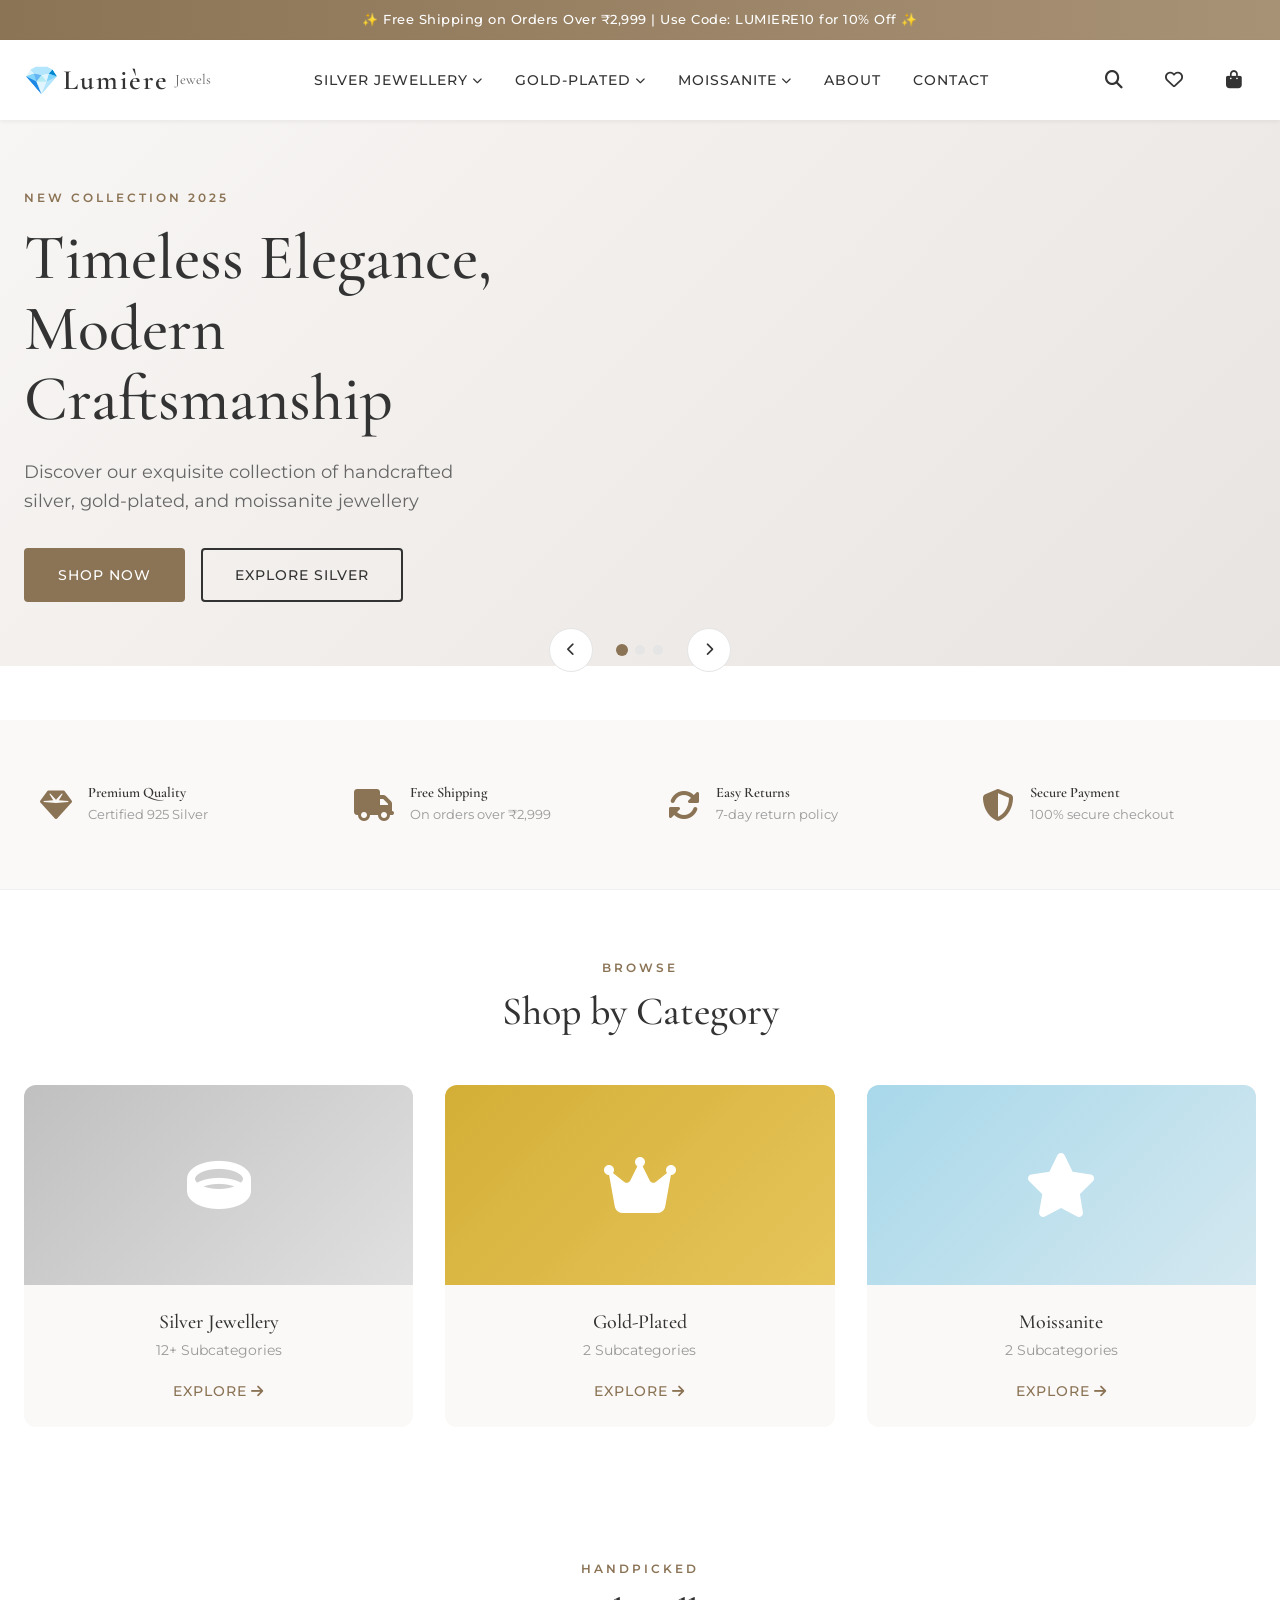
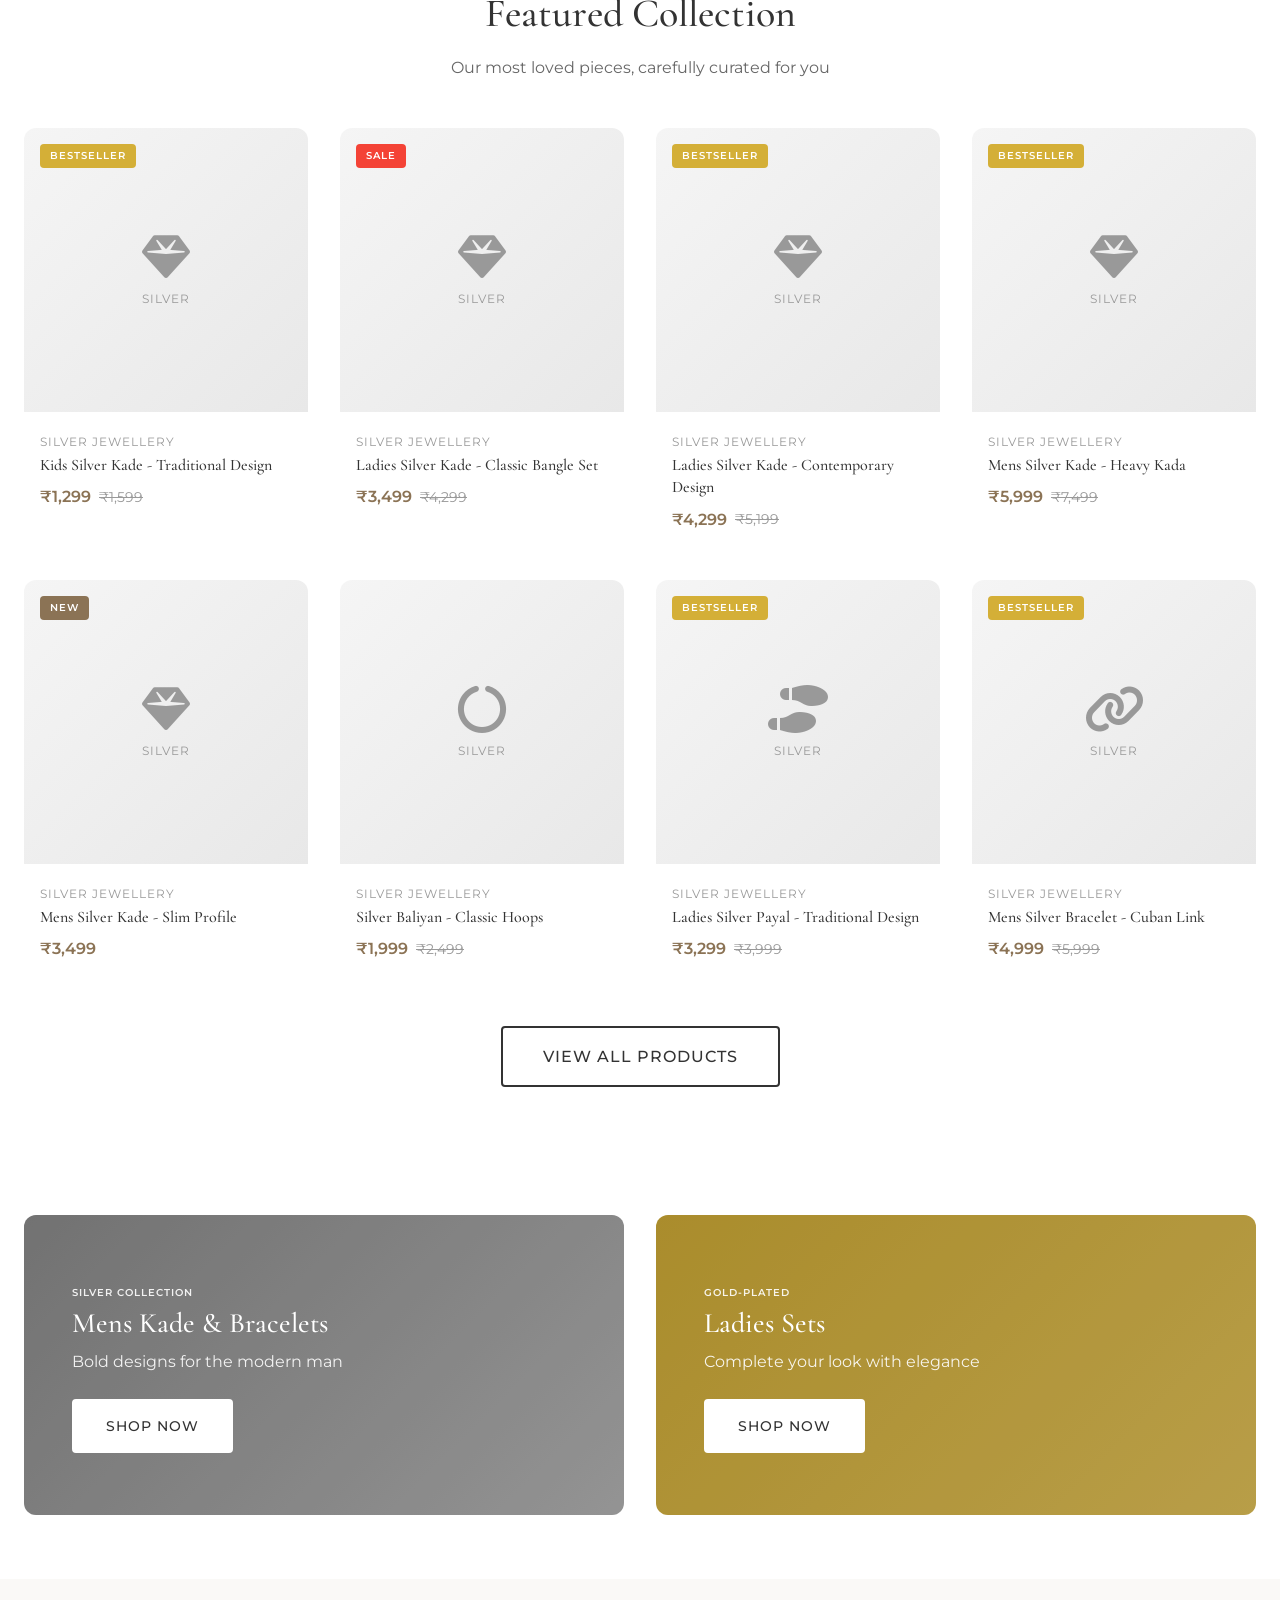
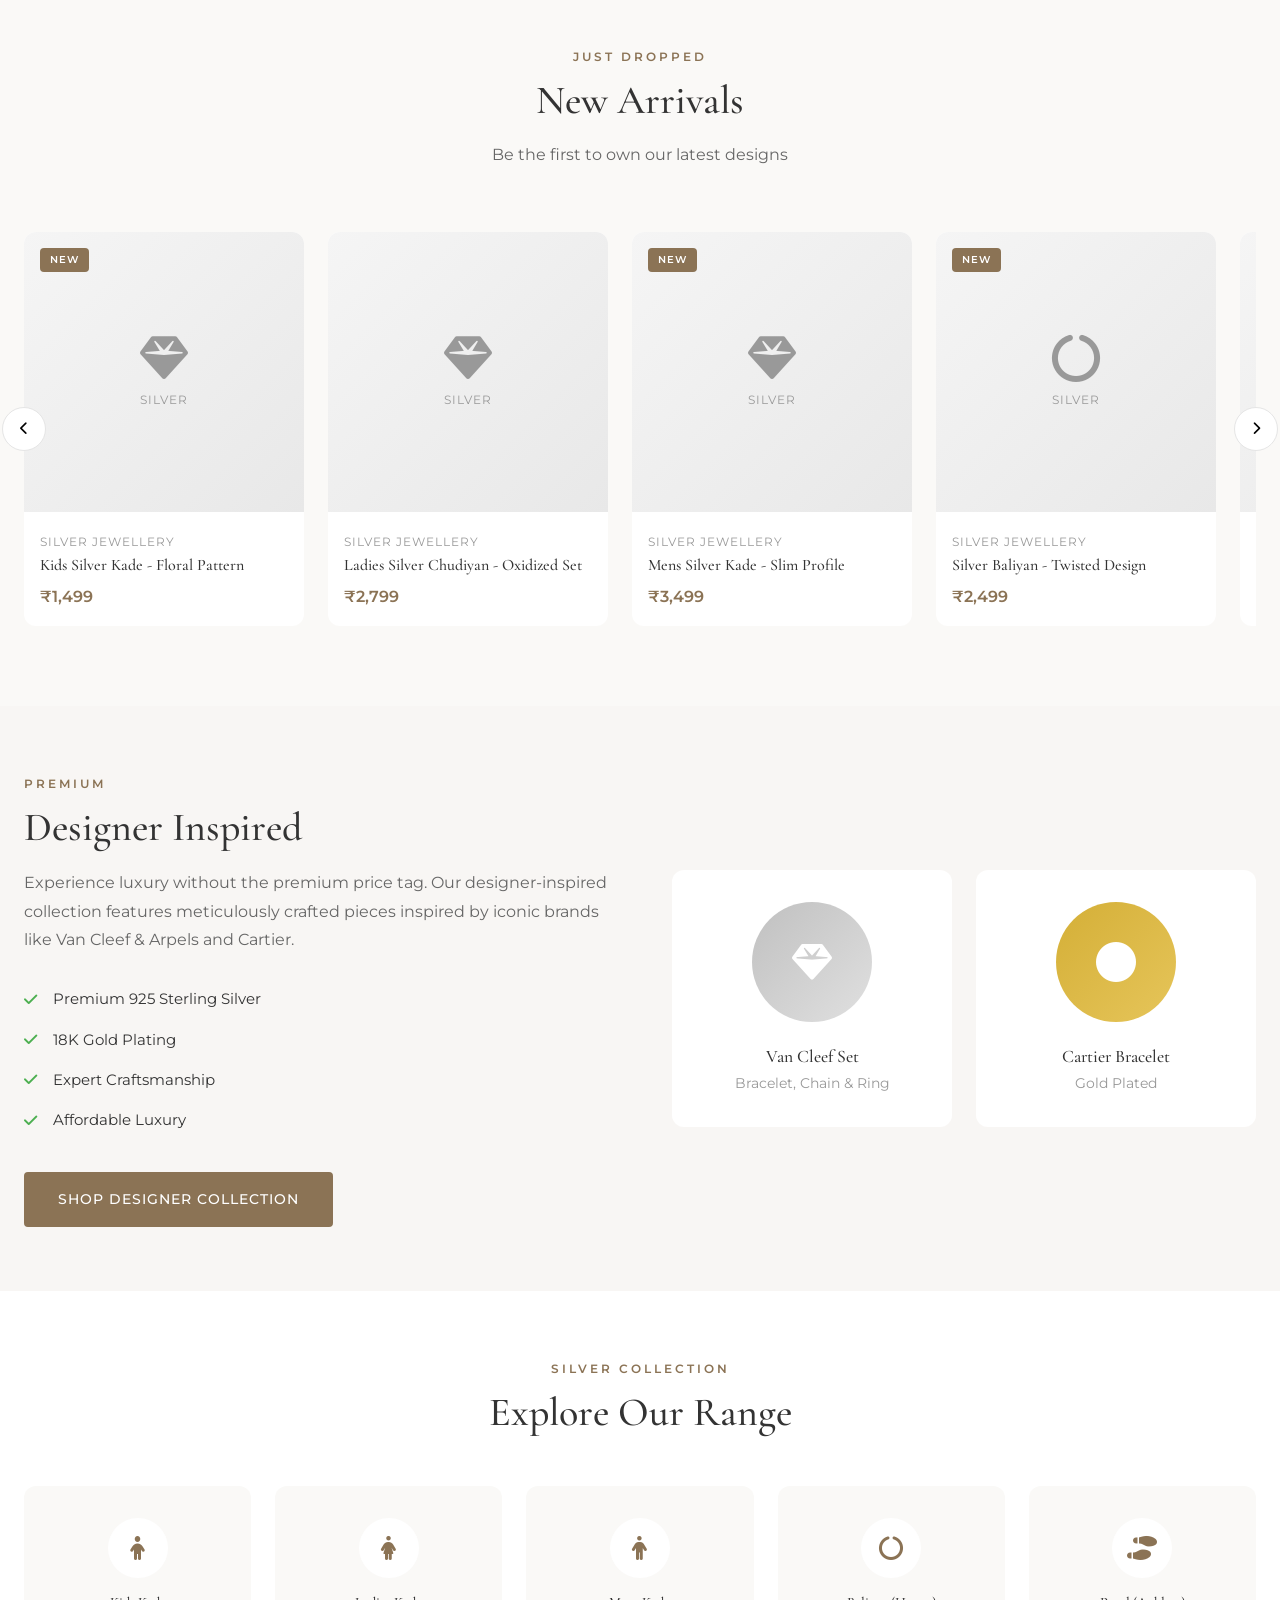
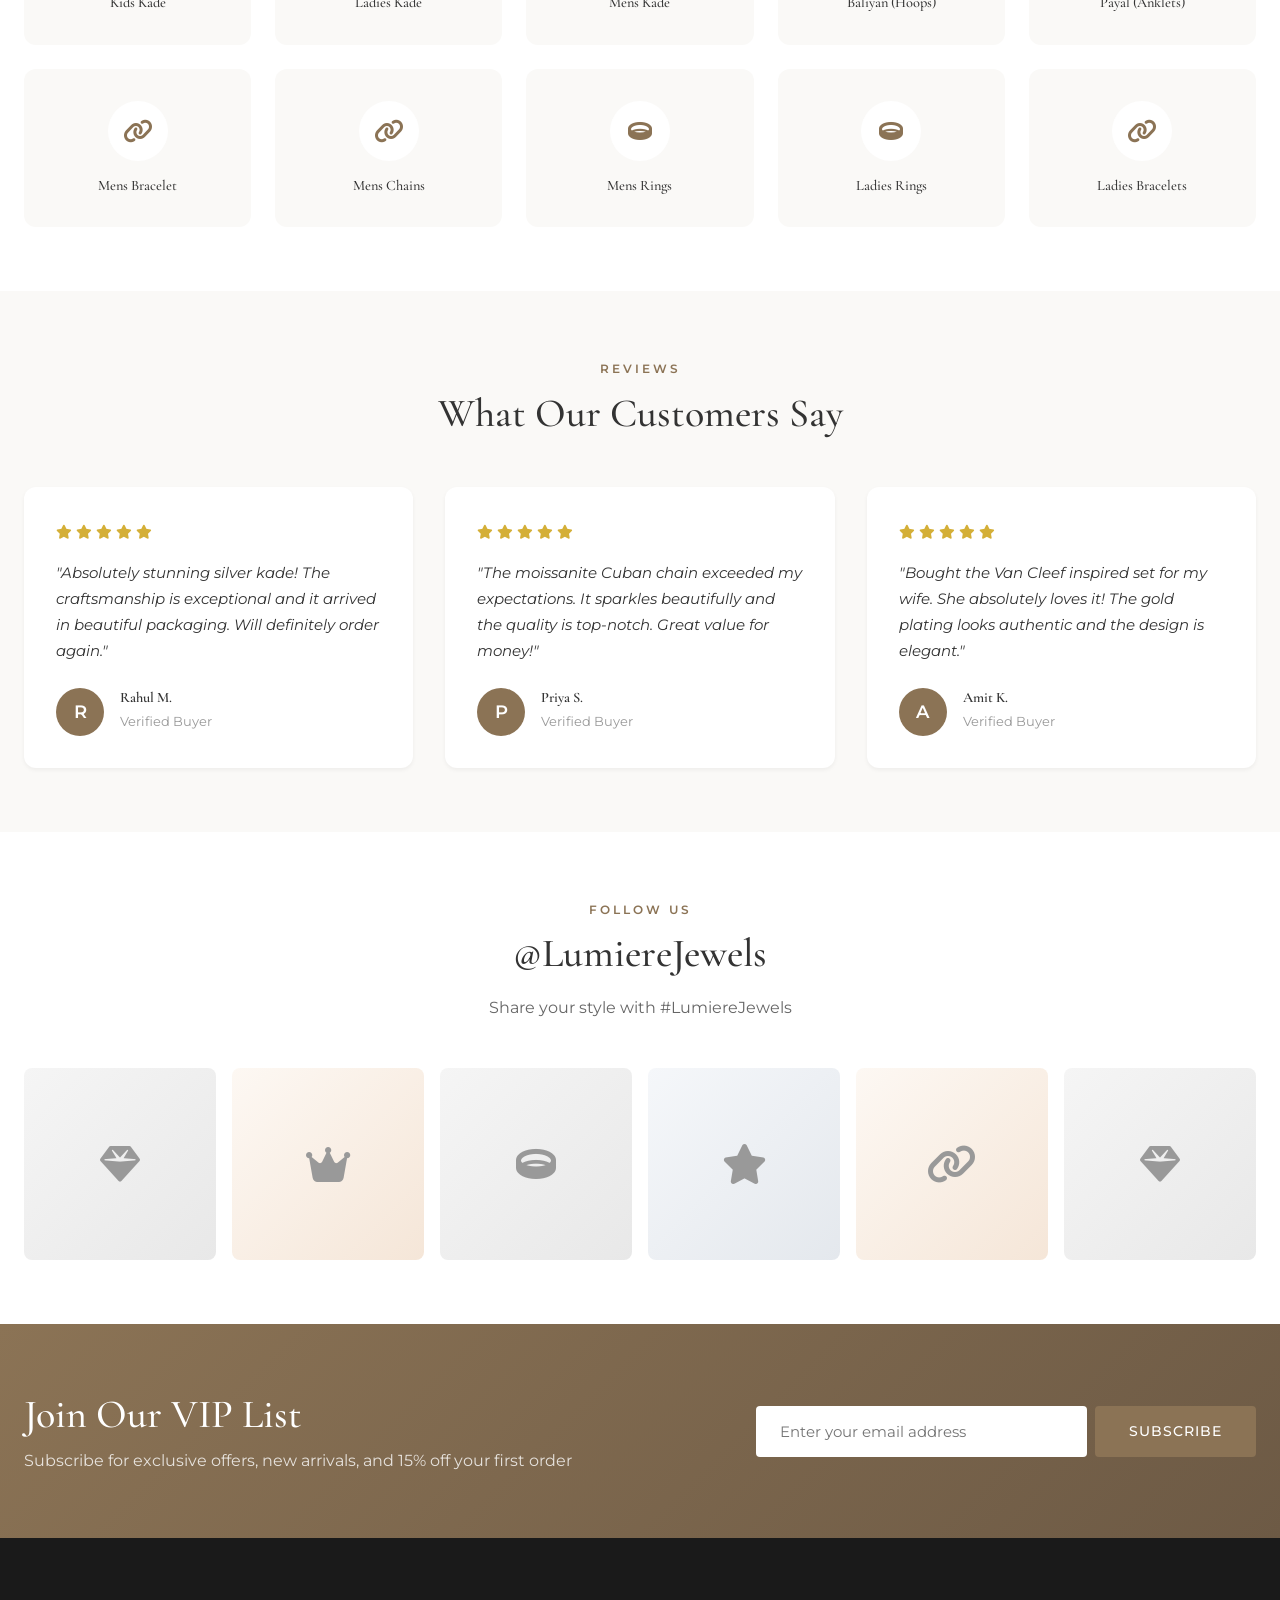
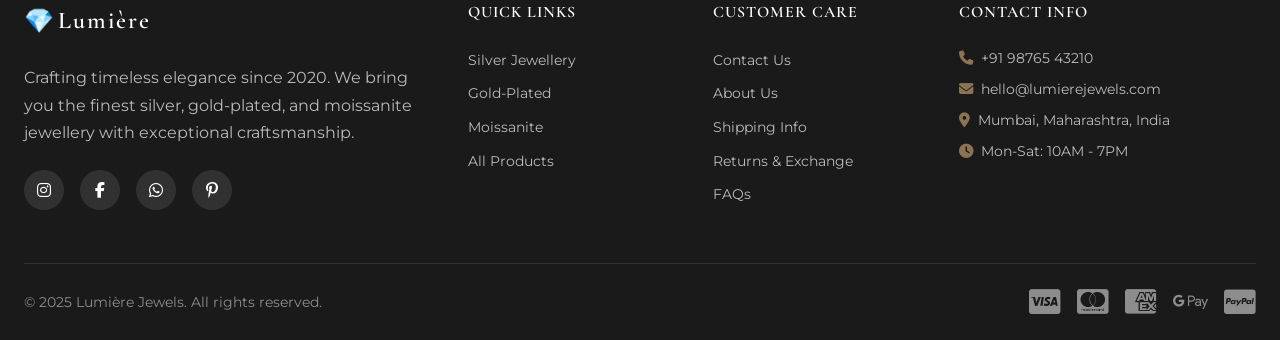
<file: pages/checkout.html>
<!DOCTYPE html>
<html lang="en">
<head>
  <meta charset="UTF-8">
  <meta name="viewport" content="width=device-width, initial-scale=1.0">
  <title>Checkout | Lumière Jewels</title>
  <meta name="description" content="Complete your purchase at Lumière Jewels">
  <link rel="preconnect" href="https://fonts.googleapis.com">
  <link rel="preconnect" href="https://fonts.gstatic.com" crossorigin>
  <link href="https://fonts.googleapis.com/css2?family=Cormorant+Garamond:wght@300;400;500;600;700&family=Montserrat:wght@300;400;500;600&display=swap" rel="stylesheet">
  <link rel="stylesheet" href="https://cdnjs.cloudflare.com/ajax/libs/font-awesome/6.4.0/css/all.min.css">
  <link rel="stylesheet" href="../css/styles.css">
</head>
<body>
  <!-- Simple Header for Checkout -->
  <header class="header" style="border-bottom: 1px solid var(--color-border);">
    <div class="header-container">
      <div class="logo">
        <a href="../index.html">
          <span class="logo-icon">💎</span>
          <span class="logo-text">Lumière</span>
          <span class="logo-tagline">Jewels</span>
        </a>
      </div>
      <div style="display: flex; align-items: center; gap: 1rem;">
        <span style="font-size: 0.875rem; color: var(--color-text-muted);">Secure Checkout</span>
        <i class="fas fa-lock" style="color: var(--color-success);"></i>
      </div>
    </div>
  </header>

  <main class="checkout-page">
    <div class="container">
      <div class="checkout-grid">
        <!-- Checkout Form -->
        <div class="checkout-form">
          <form id="checkoutForm">
            <!-- Contact Information -->
            <div class="checkout-section">
              <h2>Contact Information</h2>
              <div class="form-group">
                <label for="email">Email Address *</label>
                <input type="email" id="email" name="email" required placeholder="your@email.com">
              </div>
              <div class="form-group">
                <label for="phone">Phone Number *</label>
                <input type="tel" id="phone" name="phone" required placeholder="+91 98765 43210">
              </div>
              <div class="form-group" style="display: flex; align-items: center; gap: 0.5rem;">
                <input type="checkbox" id="newsletter" name="newsletter" style="width: auto;">
                <label for="newsletter" style="margin-bottom: 0; font-weight: normal;">Keep me updated with news and offers</label>
              </div>
            </div>

            <!-- Shipping Address -->
            <div class="checkout-section" style="margin-top: 2rem;">
              <h2>Shipping Address</h2>
              <div class="form-row">
                <div class="form-group">
                  <label for="firstName">First Name *</label>
                  <input type="text" id="firstName" name="firstName" required>
                </div>
                <div class="form-group">
                  <label for="lastName">Last Name *</label>
                  <input type="text" id="lastName" name="lastName" required>
                </div>
              </div>
              <div class="form-group">
                <label for="address">Address *</label>
                <input type="text" id="address" name="address" required placeholder="House number, Street name">
              </div>
              <div class="form-group">
                <label for="apartment">Apartment, Suite, etc. (optional)</label>
                <input type="text" id="apartment" name="apartment" placeholder="Apt 201, Floor 2">
              </div>
              <div class="form-row">
                <div class="form-group">
                  <label for="city">City *</label>
                  <input type="text" id="city" name="city" required>
                </div>
                <div class="form-group">
                  <label for="state">State *</label>
                  <select id="state" name="state" required>
                    <option value="">Select State</option>
                    <option value="AN">Andaman and Nicobar Islands</option>
                    <option value="AP">Andhra Pradesh</option>
                    <option value="AR">Arunachal Pradesh</option>
                    <option value="AS">Assam</option>
                    <option value="BR">Bihar</option>
                    <option value="CH">Chandigarh</option>
                    <option value="CT">Chhattisgarh</option>
                    <option value="DN">Dadra and Nagar Haveli</option>
                    <option value="DD">Daman and Diu</option>
                    <option value="DL">Delhi</option>
                    <option value="GA">Goa</option>
                    <option value="GJ">Gujarat</option>
                    <option value="HR">Haryana</option>
                    <option value="HP">Himachal Pradesh</option>
                    <option value="JK">Jammu and Kashmir</option>
                    <option value="JH">Jharkhand</option>
                    <option value="KA">Karnataka</option>
                    <option value="KL">Kerala</option>
                    <option value="LA">Ladakh</option>
                    <option value="LD">Lakshadweep</option>
                    <option value="MP">Madhya Pradesh</option>
                    <option value="MH">Maharashtra</option>
                    <option value="MN">Manipur</option>
                    <option value="ML">Meghalaya</option>
                    <option value="MZ">Mizoram</option>
                    <option value="NL">Nagaland</option>
                    <option value="OR">Odisha</option>
                    <option value="PY">Puducherry</option>
                    <option value="PB">Punjab</option>
                    <option value="RJ">Rajasthan</option>
                    <option value="SK">Sikkim</option>
                    <option value="TN">Tamil Nadu</option>
                    <option value="TG">Telangana</option>
                    <option value="TR">Tripura</option>
                    <option value="UP">Uttar Pradesh</option>
                    <option value="UK">Uttarakhand</option>
                    <option value="WB">West Bengal</option>
                  </select>
                </div>
              </div>
              <div class="form-group">
                <label for="pincode">PIN Code *</label>
                <input type="text" id="pincode" name="pincode" required placeholder="400001" maxlength="6">
              </div>
            </div>

            <!-- Shipping Method -->
            <div class="checkout-section" style="margin-top: 2rem;">
              <h2>Shipping Method</h2>
              <div style="background: var(--color-bg-alt); padding: 1rem; border-radius: 8px; margin-bottom: 1rem;">
                <div style="display: flex; align-items: center; gap: 1rem;">
                  <input type="radio" id="standard" name="shipping" value="standard" checked style="width: auto;">
                  <div style="flex: 1;">
                    <label for="standard" style="margin-bottom: 0; font-weight: 500;">Standard Shipping</label>
                    <p style="font-size: 0.8rem; color: var(--color-text-muted); margin-top: 0.25rem;">5-7 business days</p>
                  </div>
                  <span style="font-weight: 600;" id="shippingCost">FREE</span>
                </div>
              </div>
              <div style="background: var(--color-bg-alt); padding: 1rem; border-radius: 8px;">
                <div style="display: flex; align-items: center; gap: 1rem;">
                  <input type="radio" id="express" name="shipping" value="express" style="width: auto;">
                  <div style="flex: 1;">
                    <label for="express" style="margin-bottom: 0; font-weight: 500;">Express Shipping</label>
                    <p style="font-size: 0.8rem; color: var(--color-text-muted); margin-top: 0.25rem;">2-3 business days</p>
                  </div>
                  <span style="font-weight: 600;">₹199</span>
                </div>
              </div>
            </div>

            <!-- Payment Method -->
            <div class="checkout-section" style="margin-top: 2rem;">
              <h2>Payment Method</h2>
              <div style="background: var(--color-bg-alt); padding: 1rem; border-radius: 8px; margin-bottom: 1rem;">
                <div style="display: flex; align-items: center; gap: 1rem;">
                  <input type="radio" id="cod" name="payment" value="cod" checked style="width: auto;">
                  <div style="flex: 1;">
                    <label for="cod" style="margin-bottom: 0; font-weight: 500;">Cash on Delivery</label>
                    <p style="font-size: 0.8rem; color: var(--color-text-muted); margin-top: 0.25rem;">Pay when you receive your order</p>
                  </div>
                  <i class="fas fa-money-bill-wave" style="font-size: 1.5rem; color: var(--color-success);"></i>
                </div>
              </div>
              <div style="background: var(--color-bg-alt); padding: 1rem; border-radius: 8px; margin-bottom: 1rem;">
                <div style="display: flex; align-items: center; gap: 1rem;">
                  <input type="radio" id="upi" name="payment" value="upi" style="width: auto;">
                  <div style="flex: 1;">
                    <label for="upi" style="margin-bottom: 0; font-weight: 500;">UPI / GPay / PhonePe</label>
                    <p style="font-size: 0.8rem; color: var(--color-text-muted); margin-top: 0.25rem;">Instant payment via UPI</p>
                  </div>
                  <i class="fab fa-google-pay" style="font-size: 1.5rem; color: var(--color-primary);"></i>
                </div>
              </div>
              <div style="background: var(--color-bg-alt); padding: 1rem; border-radius: 8px;">
                <div style="display: flex; align-items: center; gap: 1rem;">
                  <input type="radio" id="card" name="payment" value="card" style="width: auto;">
                  <div style="flex: 1;">
                    <label for="card" style="margin-bottom: 0; font-weight: 500;">Credit / Debit Card</label>
                    <p style="font-size: 0.8rem; color: var(--color-text-muted); margin-top: 0.25rem;">Visa, Mastercard, Rupay</p>
                  </div>
                  <div style="display: flex; gap: 0.5rem;">
                    <i class="fab fa-cc-visa" style="font-size: 1.5rem; color: #1A1F71;"></i>
                    <i class="fab fa-cc-mastercard" style="font-size: 1.5rem; color: #EB001B;"></i>
                  </div>
                </div>
              </div>
            </div>

            <button type="submit" class="btn btn-primary btn-lg btn-full" style="margin-top: 2rem;">
              <i class="fas fa-lock"></i> Place Order
            </button>

            <p style="text-align: center; font-size: 0.8rem; color: var(--color-text-muted); margin-top: 1rem;">
              By placing this order, you agree to our <a href="#" style="color: var(--color-primary);">Terms & Conditions</a> and <a href="#" style="color: var(--color-primary);">Privacy Policy</a>
            </p>
          </form>
        </div>

        <!-- Order Summary -->
        <div class="order-summary">
          <h2>Order Summary</h2>
          <div class="order-items" id="orderItems">
            <!-- Order items will be populated by JavaScript -->
          </div>
          <div class="promo-code">
            <input type="text" placeholder="Discount code">
            <button class="btn btn-outline btn-sm">Apply</button>
          </div>
          <div class="order-totals">
            <div class="total-row">
              <span>Subtotal</span>
              <span id="orderSubtotal">₹0</span>
            </div>
            <div class="total-row">
              <span>Shipping</span>
              <span id="orderShipping">Calculated at next step</span>
            </div>
            <div class="total-row">
              <span>Tax (GST 3%)</span>
              <span id="orderTax">₹0</span>
            </div>
            <div class="total-row final">
              <span>Total</span>
              <span id="orderTotal">₹0</span>
            </div>
          </div>

          <!-- Trust Signals -->
          <div style="margin-top: 2rem; padding-top: 1.5rem; border-top: 1px solid var(--color-border);">
            <div style="display: flex; align-items: center; gap: 0.75rem; margin-bottom: 1rem;">
              <i class="fas fa-shield-alt" style="color: var(--color-success);"></i>
              <span style="font-size: 0.85rem;">Secure 256-bit SSL encryption</span>
            </div>
            <div style="display: flex; align-items: center; gap: 0.75rem; margin-bottom: 1rem;">
              <i class="fas fa-truck" style="color: var(--color-primary);"></i>
              <span style="font-size: 0.85rem;">Free shipping on orders ₹2,999+</span>
            </div>
            <div style="display: flex; align-items: center; gap: 0.75rem;">
              <i class="fas fa-undo" style="color: var(--color-primary);"></i>
              <span style="font-size: 0.85rem;">7-day easy returns</span>
            </div>
          </div>

          <!-- Need Help -->
          <div style="margin-top: 1.5rem; padding: 1rem; background: var(--color-bg); border-radius: 8px; text-align: center;">
            <p style="font-size: 0.85rem; color: var(--color-text-muted); margin-bottom: 0.5rem;">Need help?</p>
            <a href="https://wa.me/919876543210" target="_blank" style="display: inline-flex; align-items: center; gap: 0.5rem; color: #25D366; font-weight: 500;">
              <i class="fab fa-whatsapp"></i> Chat with us
            </a>
          </div>
        </div>
      </div>
    </div>
  </main>

  <!-- Simple Footer -->
  <footer style="background: var(--color-bg-alt); padding: 1.5rem 0; margin-top: 3rem; text-align: center;">
    <div class="container">
      <p style="font-size: 0.875rem; color: var(--color-text-muted);">
        &copy; 2025 Lumière Jewels. All rights reserved.
        <span style="margin: 0 0.5rem;">|</span>
        <a href="#" style="color: var(--color-text-muted);">Privacy Policy</a>
        <span style="margin: 0 0.5rem;">|</span>
        <a href="#" style="color: var(--color-text-muted);">Terms of Service</a>
      </p>
    </div>
  </footer>

  <!-- Toast -->
  <div class="toast" id="toast">
    <i class="fas fa-check-circle"></i>
    <span class="toast-message">Order placed successfully!</span>
  </div>

  <script src="../js/products.js"></script>
  <script src="../js/app.js"></script>
  <script>
    document.addEventListener('DOMContentLoaded', function() {
      CheckoutPage.init();
      
      // Update shipping cost display
      const shippingRadios = document.querySelectorAll('input[name="shipping"]');
      const shippingCostEl = document.getElementById('orderShipping');
      
      shippingRadios.forEach(radio => {
        radio.addEventListener('change', function() {
          const subtotal = App.getCartTotal();
          let shippingCost = 0;
          
          if (this.value === 'express') {
            shippingCost = 199;
          } else if (subtotal < 2999) {
            shippingCost = 99;
          }
          
          shippingCostEl.textContent = shippingCost === 0 ? 'FREE' : formatPrice(shippingCost);
          
          // Recalculate total
          const tax = Math.round(subtotal * 0.03);
          const total = subtotal + shippingCost + tax;
          document.getElementById('orderTax').textContent = formatPrice(tax);
          document.getElementById('orderTotal').textContent = formatPrice(total);
        });
      });
      
      // Initial calculation
      const subtotal = App.getCartTotal();
      const shipping = subtotal >= 2999 ? 0 : 99;
      const tax = Math.round(subtotal * 0.03);
      const total = subtotal + shipping + tax;
      
      document.getElementById('orderShipping').textContent = shipping === 0 ? 'FREE' : formatPrice(shipping);
      document.getElementById('orderTax').textContent = formatPrice(tax);
      document.getElementById('orderTotal').textContent = formatPrice(total);
    });
  </script>
</body>
</html>
</file>
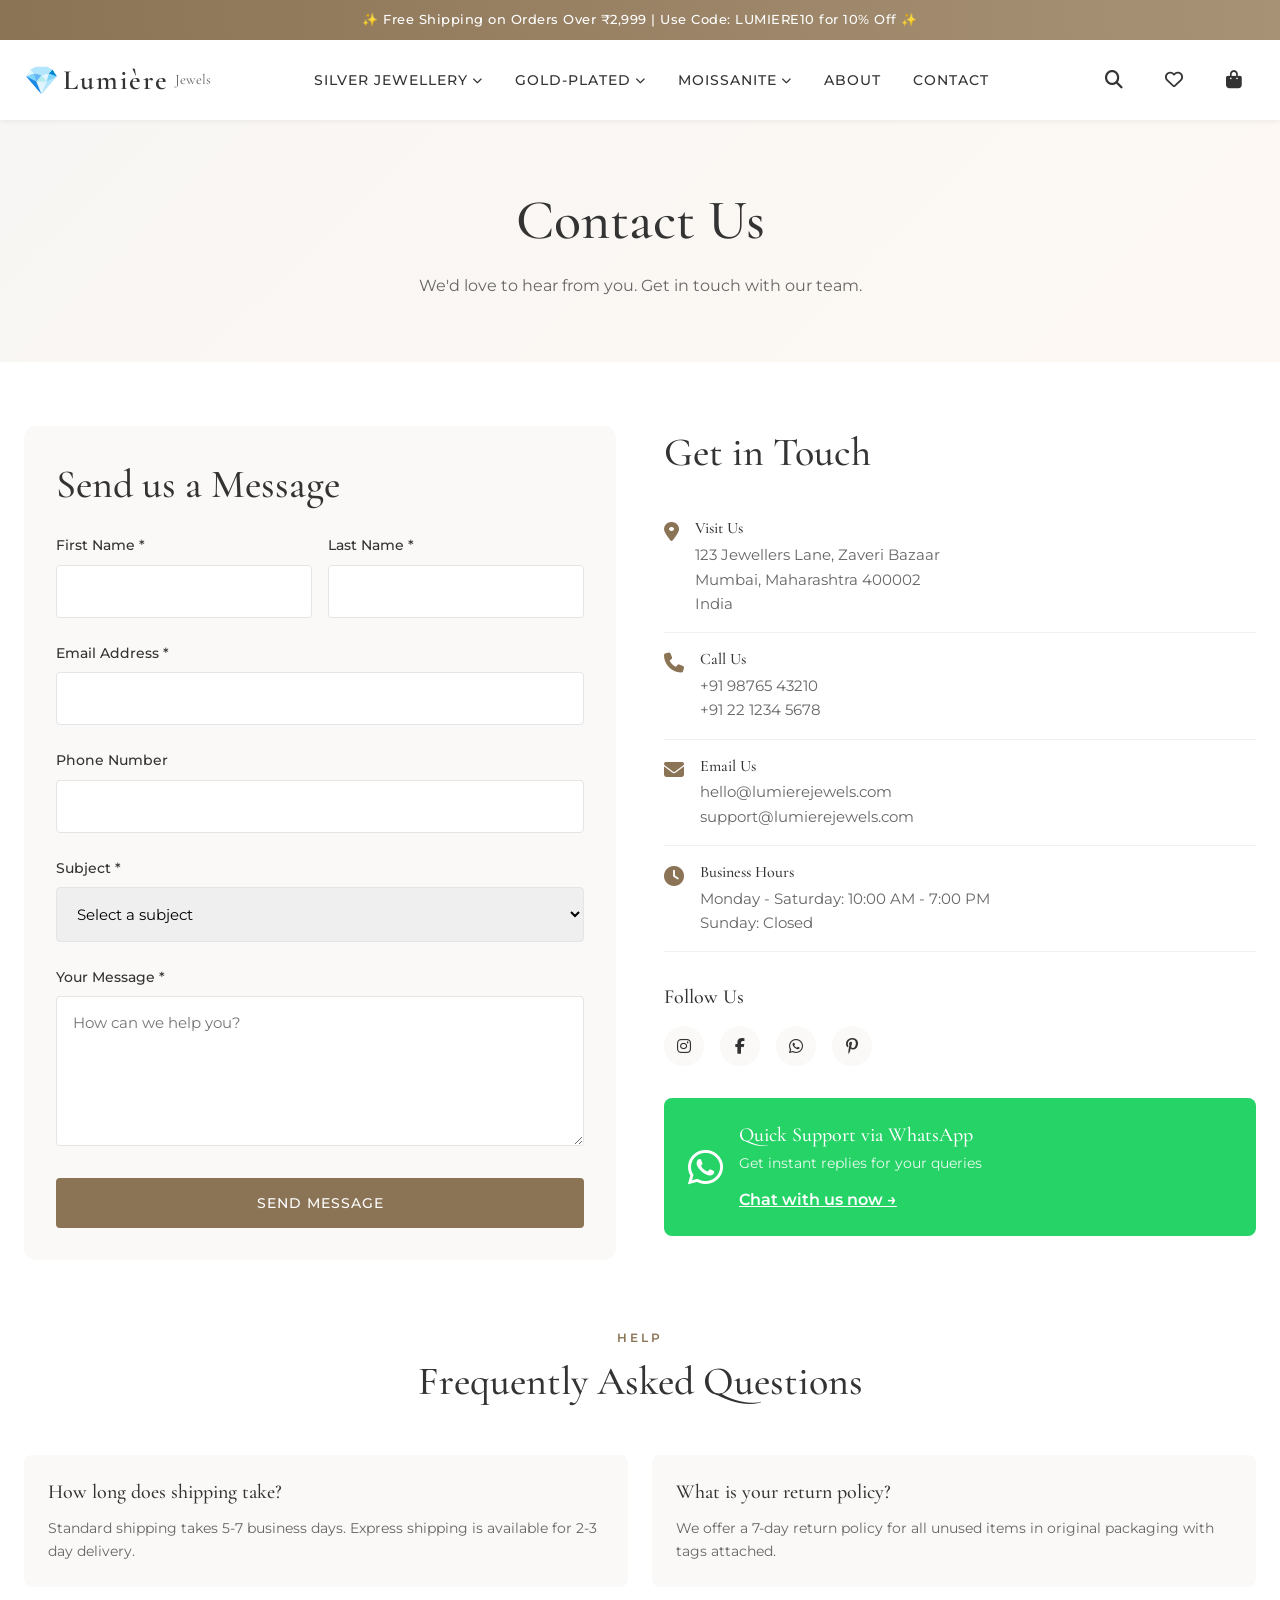
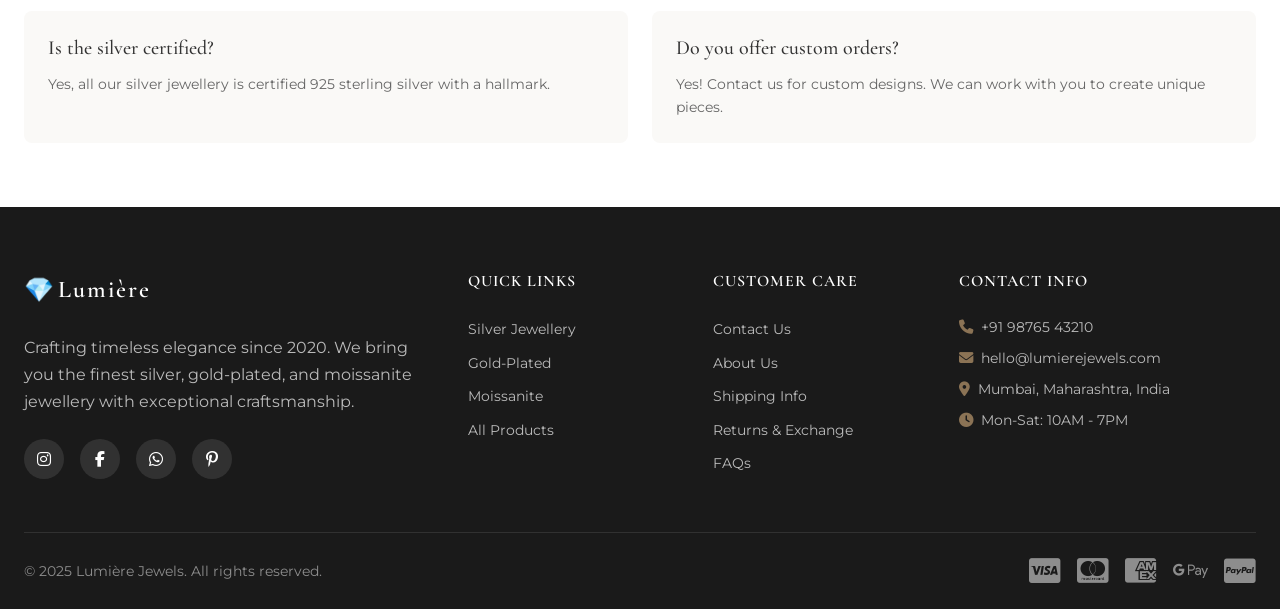
<file: pages/contact.html>
<!DOCTYPE html>
<html lang="en">
<head>
  <meta charset="UTF-8">
  <meta name="viewport" content="width=device-width, initial-scale=1.0">
  <title>Contact Us | Lumière Jewels</title>
  <meta name="description" content="Get in touch with Lumière Jewels. We're here to help with your jewellery questions.">
  <link rel="preconnect" href="https://fonts.googleapis.com">
  <link rel="preconnect" href="https://fonts.gstatic.com" crossorigin>
  <link href="https://fonts.googleapis.com/css2?family=Cormorant+Garamond:wght@300;400;500;600;700&family=Montserrat:wght@300;400;500;600&display=swap" rel="stylesheet">
  <link rel="stylesheet" href="https://cdnjs.cloudflare.com/ajax/libs/font-awesome/6.4.0/css/all.min.css">
  <link rel="stylesheet" href="../css/styles.css">
</head>
<body>
  <!-- Announcement Bar -->
  <div class="announcement-bar">
    <p>✨ Free Shipping on Orders Over ₹2,999 | Use Code: LUMIERE10 for 10% Off ✨</p>
  </div>

  <!-- Header -->
  <header class="header" id="header">
    <div class="header-container">
      <button class="mobile-menu-toggle" id="mobileMenuToggle" aria-label="Toggle menu">
        <span></span>
        <span></span>
        <span></span>
      </button>

      <div class="logo">
        <a href="../index.html">
          <span class="logo-icon">💎</span>
          <span class="logo-text">Lumière</span>
          <span class="logo-tagline">Jewels</span>
        </a>
      </div>

      <nav class="main-nav" id="mainNav">
        <ul class="nav-list">
          <li class="nav-item has-dropdown">
            <a href="#" class="nav-link">Silver Jewellery <i class="fas fa-chevron-down"></i></a>
            <div class="dropdown-menu mega-menu">
              <div class="mega-menu-inner">
                <div class="mega-menu-column">
                  <h4>Kids Collection</h4>
                  <ul>
                    <li><a href="category.html?category=silver&subcategory=kids-kade">Kids Kade</a></li>
                    <li><a href="category.html?category=silver&subcategory=kids-payal">Kids Payal (Anklets)</a></li>
                  </ul>
                </div>
                <div class="mega-menu-column">
                  <h4>Ladies Collection</h4>
                  <ul>
                    <li><a href="category.html?category=silver&subcategory=ladies-kade">Ladies Kade & Chudiyan</a></li>
                    <li><a href="category.html?category=silver&subcategory=ladies-rings">Ladies Rings</a></li>
                    <li><a href="category.html?category=silver&subcategory=ladies-bracelets">Ladies Bracelets</a></li>
                    <li><a href="category.html?category=silver&subcategory=ladies-payal">Ladies Payal (Anklets)</a></li>
                    <li><a href="category.html?category=silver&subcategory=baliyan">Baliyan (Hoops)</a></li>
                  </ul>
                </div>
                <div class="mega-menu-column">
                  <h4>Mens Collection</h4>
                  <ul>
                    <li><a href="category.html?category=silver&subcategory=mens-kade">Mens Kade</a></li>
                    <li><a href="category.html?category=silver&subcategory=mens-bracelet">Mens Bracelet</a></li>
                    <li><a href="category.html?category=silver&subcategory=mens-chains">Mens Chains</a></li>
                    <li><a href="category.html?category=silver&subcategory=mens-rings">Mens Rings</a></li>
                  </ul>
                </div>
                <div class="mega-menu-column">
                  <h4>Designer Inspired</h4>
                  <ul>
                    <li><a href="category.html?category=silver&subcategory=van-cleef-set">Van Cleef Set</a></li>
                    <li><a href="category.html?category=silver&subcategory=cartier-bracelet">Gold Plated Cartier Bracelet</a></li>
                  </ul>
                </div>
              </div>
            </div>
          </li>
          <li class="nav-item has-dropdown">
            <a href="#" class="nav-link">Gold-Plated <i class="fas fa-chevron-down"></i></a>
            <div class="dropdown-menu">
              <ul>
                <li><a href="category.html?category=gold-plated&subcategory=ladies-sets">Ladies Sets</a></li>
                <li><a href="category.html?category=gold-plated&subcategory=ladies-bracelet">Ladies Bracelet</a></li>
              </ul>
            </div>
          </li>
          <li class="nav-item has-dropdown">
            <a href="#" class="nav-link">Moissanite <i class="fas fa-chevron-down"></i></a>
            <div class="dropdown-menu">
              <ul>
                <li><a href="category.html?category=moissanite&subcategory=cuban-chain">Cuban Chain</a></li>
                <li><a href="category.html?category=moissanite&subcategory=cuban-bracelet">Cuban Bracelet</a></li>
              </ul>
            </div>
          </li>
          <li class="nav-item">
            <a href="about.html" class="nav-link">About</a>
          </li>
          <li class="nav-item">
            <a href="contact.html" class="nav-link">Contact</a>
          </li>
        </ul>
      </nav>

      <div class="header-actions">
        <button class="action-btn search-btn" id="searchBtn" aria-label="Search">
          <i class="fas fa-search"></i>
        </button>
        <button class="action-btn wishlist-btn" aria-label="Wishlist">
          <i class="far fa-heart"></i>
          <span class="badge wishlist-count">0</span>
        </button>
        <button class="action-btn cart-btn" id="cartBtn" aria-label="Cart">
          <i class="fas fa-shopping-bag"></i>
          <span class="badge cart-count">0</span>
        </button>
      </div>
    </div>

    <!-- Search Overlay -->
    <div class="search-overlay" id="searchOverlay">
      <div class="search-container">
        <form class="search-form" id="searchForm">
          <input type="text" placeholder="Search for products..." id="searchInput" autocomplete="off">
          <button type="submit"><i class="fas fa-search"></i></button>
        </form>
        <button class="close-search" id="closeSearch"><i class="fas fa-times"></i></button>
        <div class="search-suggestions" id="searchSuggestions"></div>
      </div>
    </div>
  </header>

  <!-- Cart Sidebar -->
  <div class="cart-sidebar" id="cartSidebar">
    <div class="cart-header">
      <h3>Shopping Bag</h3>
      <button class="close-cart" id="closeCart"><i class="fas fa-times"></i></button>
    </div>
    <div class="cart-items" id="cartItems"></div>
    <div class="cart-footer">
      <div class="cart-subtotal">
        <span>Subtotal</span>
        <span class="subtotal-amount" id="subtotalAmount">₹0</span>
      </div>
      <p class="cart-note">Shipping & taxes calculated at checkout</p>
      <a href="checkout.html" class="btn btn-primary btn-full">Checkout</a>
      <button class="btn btn-outline btn-full" id="continueShopping">Continue Shopping</button>
    </div>
    <div class="cart-empty" id="cartEmpty">
      <i class="fas fa-shopping-bag"></i>
      <p>Your bag is empty</p>
      <a href="category.html" class="btn btn-primary">Start Shopping</a>
    </div>
  </div>
  <div class="cart-overlay" id="cartOverlay"></div>

  <!-- Mobile Navigation -->
  <div class="mobile-nav" id="mobileNav">
    <div class="mobile-nav-header">
      <span class="logo-text">Lumière</span>
      <button class="close-mobile-nav" id="closeMobileNav"><i class="fas fa-times"></i></button>
    </div>
    <div class="mobile-nav-content">
      <div class="mobile-accordion">
        <div class="accordion-item">
          <button class="accordion-header">
            Silver Jewellery <i class="fas fa-plus"></i>
          </button>
          <div class="accordion-content">
            <a href="category.html?category=silver&subcategory=kids-kade">Kids Kade</a>
            <a href="category.html?category=silver&subcategory=ladies-kade">Ladies Kade & Chudiyan</a>
            <a href="category.html?category=silver&subcategory=mens-kade">Mens Kade</a>
            <a href="category.html?category=silver&subcategory=baliyan">Baliyan (Hoops)</a>
            <a href="category.html?category=silver&subcategory=payal">Payal (Anklets)</a>
            <a href="category.html?category=silver&subcategory=mens-bracelet">Mens Bracelet</a>
          </div>
        </div>
        <div class="accordion-item">
          <button class="accordion-header">
            Gold-Plated Jewellery <i class="fas fa-plus"></i>
          </button>
          <div class="accordion-content">
            <a href="category.html?category=gold-plated&subcategory=ladies-sets">Ladies Sets</a>
            <a href="category.html?category=gold-plated&subcategory=ladies-bracelet">Ladies Bracelet</a>
          </div>
        </div>
        <div class="accordion-item">
          <button class="accordion-header">
            Moissanite Jewellery <i class="fas fa-plus"></i>
          </button>
          <div class="accordion-content">
            <a href="category.html?category=moissanite&subcategory=cuban-chain">Cuban Chain</a>
            <a href="category.html?category=moissanite&subcategory=cuban-bracelet">Cuban Bracelet</a>
          </div>
        </div>
      </div>
      <div class="mobile-nav-links">
        <a href="about.html">About Us</a>
        <a href="contact.html">Contact</a>
      </div>
      <div class="mobile-nav-social">
        <a href="https://instagram.com" target="_blank" rel="noopener"><i class="fab fa-instagram"></i></a>
        <a href="https://facebook.com" target="_blank" rel="noopener"><i class="fab fa-facebook-f"></i></a>
        <a href="https://wa.me/1234567890" target="_blank" rel="noopener"><i class="fab fa-whatsapp"></i></a>
      </div>
    </div>
  </div>

  <main>
    <!-- Page Hero -->
    <section class="page-hero">
      <div class="container">
        <h1>Contact Us</h1>
        <p>We'd love to hear from you. Get in touch with our team.</p>
      </div>
    </section>

    <!-- Contact Content -->
    <section class="contact-content">
      <div class="container">
        <div class="contact-grid">
          <!-- Contact Form -->
          <div class="contact-form-container">
            <h2>Send us a Message</h2>
            <form id="contactForm">
              <div class="form-row">
                <div class="form-group">
                  <label for="firstName">First Name *</label>
                  <input type="text" id="firstName" name="firstName" required>
                </div>
                <div class="form-group">
                  <label for="lastName">Last Name *</label>
                  <input type="text" id="lastName" name="lastName" required>
                </div>
              </div>
              <div class="form-group">
                <label for="email">Email Address *</label>
                <input type="email" id="email" name="email" required>
              </div>
              <div class="form-group">
                <label for="phone">Phone Number</label>
                <input type="tel" id="phone" name="phone">
              </div>
              <div class="form-group">
                <label for="subject">Subject *</label>
                <select id="subject" name="subject" required>
                  <option value="">Select a subject</option>
                  <option value="general">General Inquiry</option>
                  <option value="order">Order Related</option>
                  <option value="product">Product Information</option>
                  <option value="return">Returns & Exchange</option>
                  <option value="custom">Custom Orders</option>
                  <option value="other">Other</option>
                </select>
              </div>
              <div class="form-group">
                <label for="message">Your Message *</label>
                <textarea id="message" name="message" rows="5" required placeholder="How can we help you?"></textarea>
              </div>
              <button type="submit" class="btn btn-primary btn-full">Send Message</button>
            </form>
          </div>

          <!-- Contact Info -->
          <div class="contact-info-container">
            <h2>Get in Touch</h2>
            <div class="contact-info-list">
              <div class="contact-info-item">
                <i class="fas fa-map-marker-alt"></i>
                <div>
                  <h4>Visit Us</h4>
                  <p>123 Jewellers Lane, Zaveri Bazaar<br>Mumbai, Maharashtra 400002<br>India</p>
                </div>
              </div>
              <div class="contact-info-item">
                <i class="fas fa-phone"></i>
                <div>
                  <h4>Call Us</h4>
                  <p>+91 98765 43210<br>+91 22 1234 5678</p>
                </div>
              </div>
              <div class="contact-info-item">
                <i class="fas fa-envelope"></i>
                <div>
                  <h4>Email Us</h4>
                  <p>hello@lumierejewels.com<br>support@lumierejewels.com</p>
                </div>
              </div>
              <div class="contact-info-item">
                <i class="fas fa-clock"></i>
                <div>
                  <h4>Business Hours</h4>
                  <p>Monday - Saturday: 10:00 AM - 7:00 PM<br>Sunday: Closed</p>
                </div>
              </div>
            </div>

            <div class="contact-social">
              <h4>Follow Us</h4>
              <div class="footer-social">
                <a href="https://instagram.com" target="_blank" rel="noopener" aria-label="Instagram"><i class="fab fa-instagram"></i></a>
                <a href="https://facebook.com" target="_blank" rel="noopener" aria-label="Facebook"><i class="fab fa-facebook-f"></i></a>
                <a href="https://wa.me/1234567890" target="_blank" rel="noopener" aria-label="WhatsApp"><i class="fab fa-whatsapp"></i></a>
                <a href="https://pinterest.com" target="_blank" rel="noopener" aria-label="Pinterest"><i class="fab fa-pinterest-p"></i></a>
              </div>
            </div>

            <!-- WhatsApp Direct -->
            <div style="background: #25D366; padding: 1.5rem; border-radius: 8px; margin-top: 2rem;">
              <div style="display: flex; align-items: center; gap: 1rem;">
                <i class="fab fa-whatsapp" style="font-size: 2.5rem; color: white;"></i>
                <div>
                  <h4 style="color: white; margin-bottom: 0.25rem;">Quick Support via WhatsApp</h4>
                  <p style="color: rgba(255,255,255,0.9); font-size: 0.875rem; margin-bottom: 0.75rem;">Get instant replies for your queries</p>
                  <a href="https://wa.me/919876543210" target="_blank" style="color: white; font-weight: 600; text-decoration: underline;">Chat with us now →</a>
                </div>
              </div>
            </div>
          </div>
        </div>

        <!-- FAQ Preview -->
        <div style="margin-top: 4rem;">
          <div class="section-header">
            <span class="section-subtitle">Help</span>
            <h2 class="section-title">Frequently Asked Questions</h2>
          </div>
          <div style="display: grid; grid-template-columns: repeat(2, 1fr); gap: 1.5rem;">
            <div style="background: var(--color-bg-alt); padding: 1.5rem; border-radius: 8px;">
              <h4 style="margin-bottom: 0.75rem;">How long does shipping take?</h4>
              <p style="color: var(--color-text-light); font-size: 0.9rem;">Standard shipping takes 5-7 business days. Express shipping is available for 2-3 day delivery.</p>
            </div>
            <div style="background: var(--color-bg-alt); padding: 1.5rem; border-radius: 8px;">
              <h4 style="margin-bottom: 0.75rem;">What is your return policy?</h4>
              <p style="color: var(--color-text-light); font-size: 0.9rem;">We offer a 7-day return policy for all unused items in original packaging with tags attached.</p>
            </div>
            <div style="background: var(--color-bg-alt); padding: 1.5rem; border-radius: 8px;">
              <h4 style="margin-bottom: 0.75rem;">Is the silver certified?</h4>
              <p style="color: var(--color-text-light); font-size: 0.9rem;">Yes, all our silver jewellery is certified 925 sterling silver with a hallmark.</p>
            </div>
            <div style="background: var(--color-bg-alt); padding: 1.5rem; border-radius: 8px;">
              <h4 style="margin-bottom: 0.75rem;">Do you offer custom orders?</h4>
              <p style="color: var(--color-text-light); font-size: 0.9rem;">Yes! Contact us for custom designs. We can work with you to create unique pieces.</p>
            </div>
          </div>
        </div>
      </div>
    </section>
  </main>

  <!-- Footer -->
  <footer class="footer">
    <div class="container">
      <div class="footer-grid">
        <div class="footer-col brand-col">
          <div class="footer-logo">
            <span class="logo-icon">💎</span>
            <span class="logo-text">Lumière</span>
          </div>
          <p>Crafting timeless elegance since 2020. We bring you the finest silver, gold-plated, and moissanite jewellery with exceptional craftsmanship.</p>
          <div class="footer-social">
            <a href="https://instagram.com" target="_blank" rel="noopener" aria-label="Instagram"><i class="fab fa-instagram"></i></a>
            <a href="https://facebook.com" target="_blank" rel="noopener" aria-label="Facebook"><i class="fab fa-facebook-f"></i></a>
            <a href="https://wa.me/1234567890" target="_blank" rel="noopener" aria-label="WhatsApp"><i class="fab fa-whatsapp"></i></a>
            <a href="https://pinterest.com" target="_blank" rel="noopener" aria-label="Pinterest"><i class="fab fa-pinterest-p"></i></a>
          </div>
        </div>
        <div class="footer-col">
          <h4>Quick Links</h4>
          <ul>
            <li><a href="category.html?category=silver">Silver Jewellery</a></li>
            <li><a href="category.html?category=gold-plated">Gold-Plated</a></li>
            <li><a href="category.html?category=moissanite">Moissanite</a></li>
            <li><a href="category.html">All Products</a></li>
          </ul>
        </div>
        <div class="footer-col">
          <h4>Customer Care</h4>
          <ul>
            <li><a href="contact.html">Contact Us</a></li>
            <li><a href="about.html">About Us</a></li>
            <li><a href="#">Shipping Info</a></li>
            <li><a href="#">Returns & Exchange</a></li>
            <li><a href="#">FAQs</a></li>
          </ul>
        </div>
        <div class="footer-col">
          <h4>Contact Info</h4>
          <ul class="contact-info">
            <li><i class="fas fa-phone"></i> +91 98765 43210</li>
            <li><i class="fas fa-envelope"></i> hello@lumierejewels.com</li>
            <li><i class="fas fa-map-marker-alt"></i> Mumbai, Maharashtra, India</li>
            <li><i class="fas fa-clock"></i> Mon-Sat: 10AM - 7PM</li>
          </ul>
        </div>
      </div>
      <div class="footer-bottom">
        <div class="footer-bottom-left">
          <p>&copy; 2025 Lumière Jewels. All rights reserved.</p>
        </div>
        <div class="footer-bottom-right">
          <div class="payment-methods">
            <i class="fab fa-cc-visa"></i>
            <i class="fab fa-cc-mastercard"></i>
            <i class="fab fa-cc-amex"></i>
            <i class="fab fa-google-pay"></i>
            <i class="fab fa-cc-paypal"></i>
          </div>
        </div>
      </div>
    </div>
  </footer>

  <!-- Toast -->
  <div class="toast" id="toast">
    <i class="fas fa-check-circle"></i>
    <span class="toast-message">Message sent successfully!</span>
  </div>

  <script src="../js/products.js"></script>
  <script src="../js/app.js"></script>
  <script>
    // Contact form handling
    document.getElementById('contactForm').addEventListener('submit', function(e) {
      e.preventDefault();
      App.showToast('Message sent successfully! We\'ll get back to you soon.');
      this.reset();
    });
  </script>
</body>
</html>
</file>
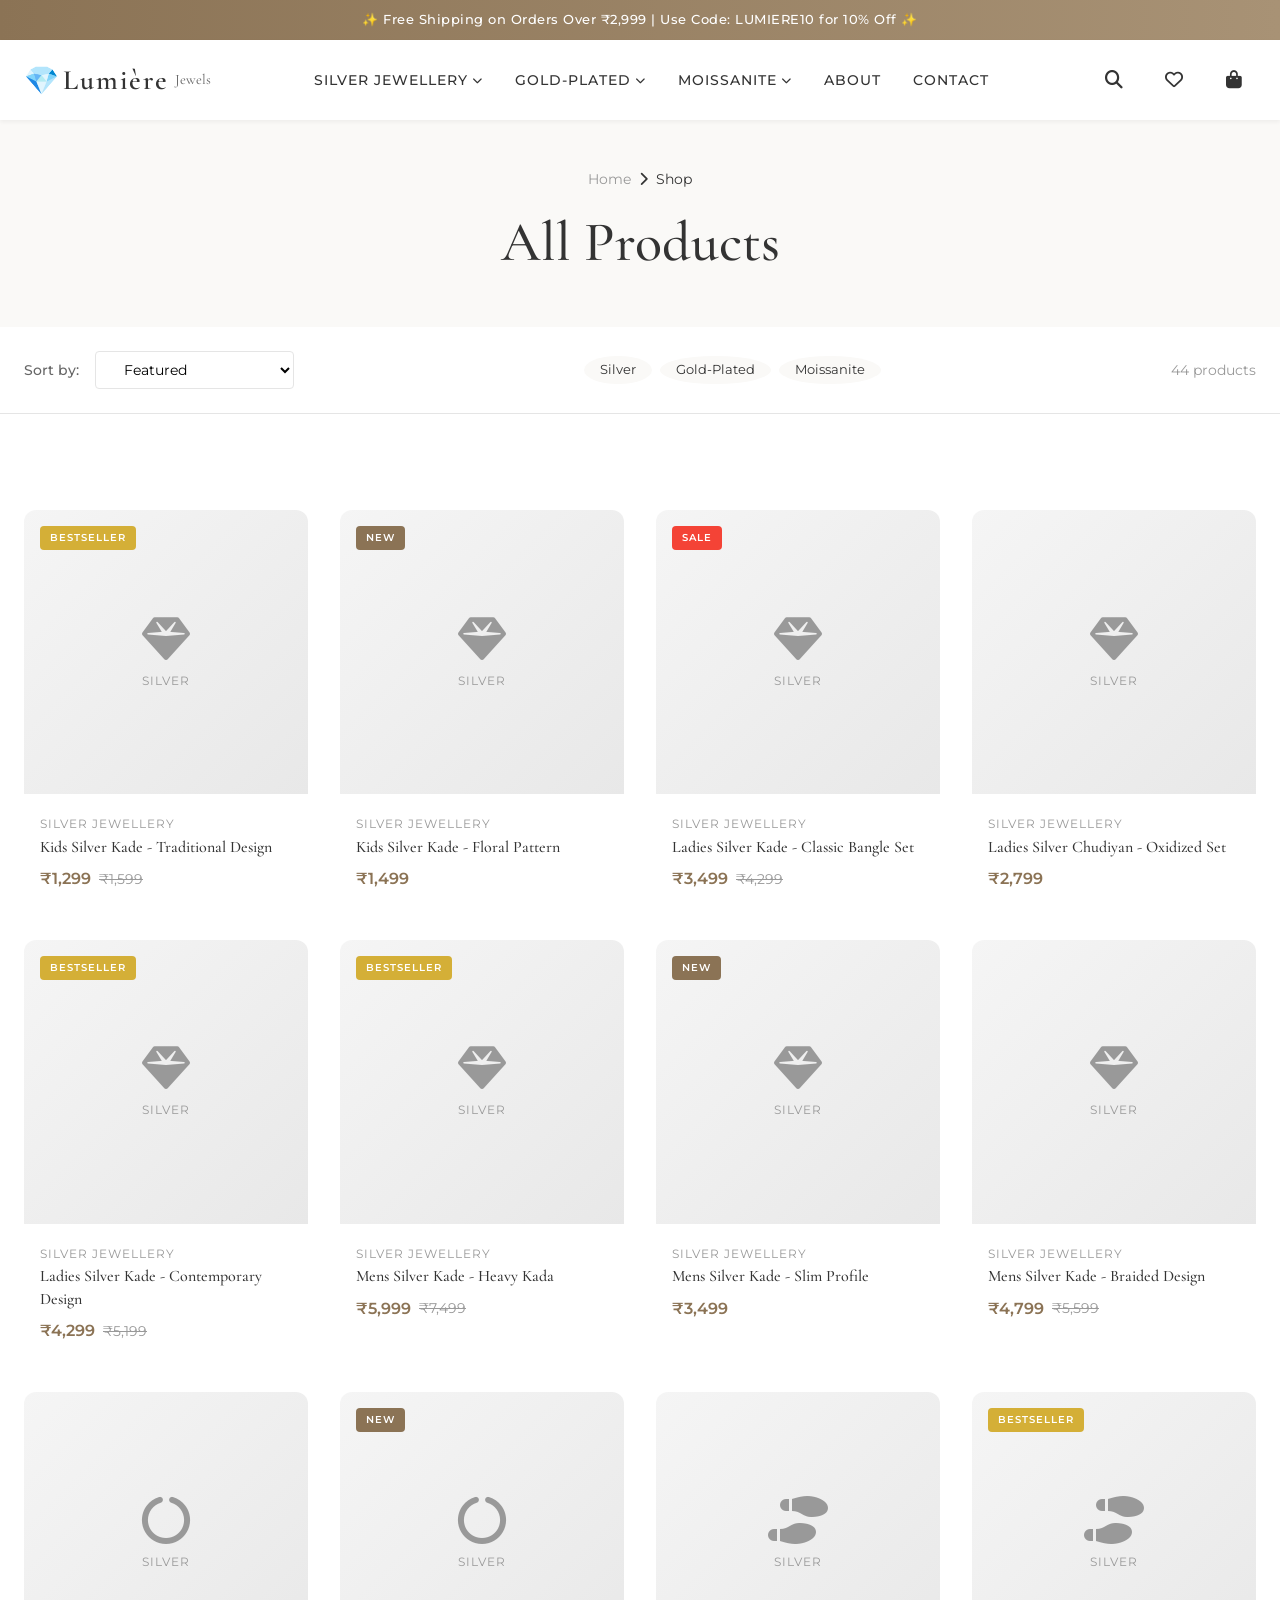
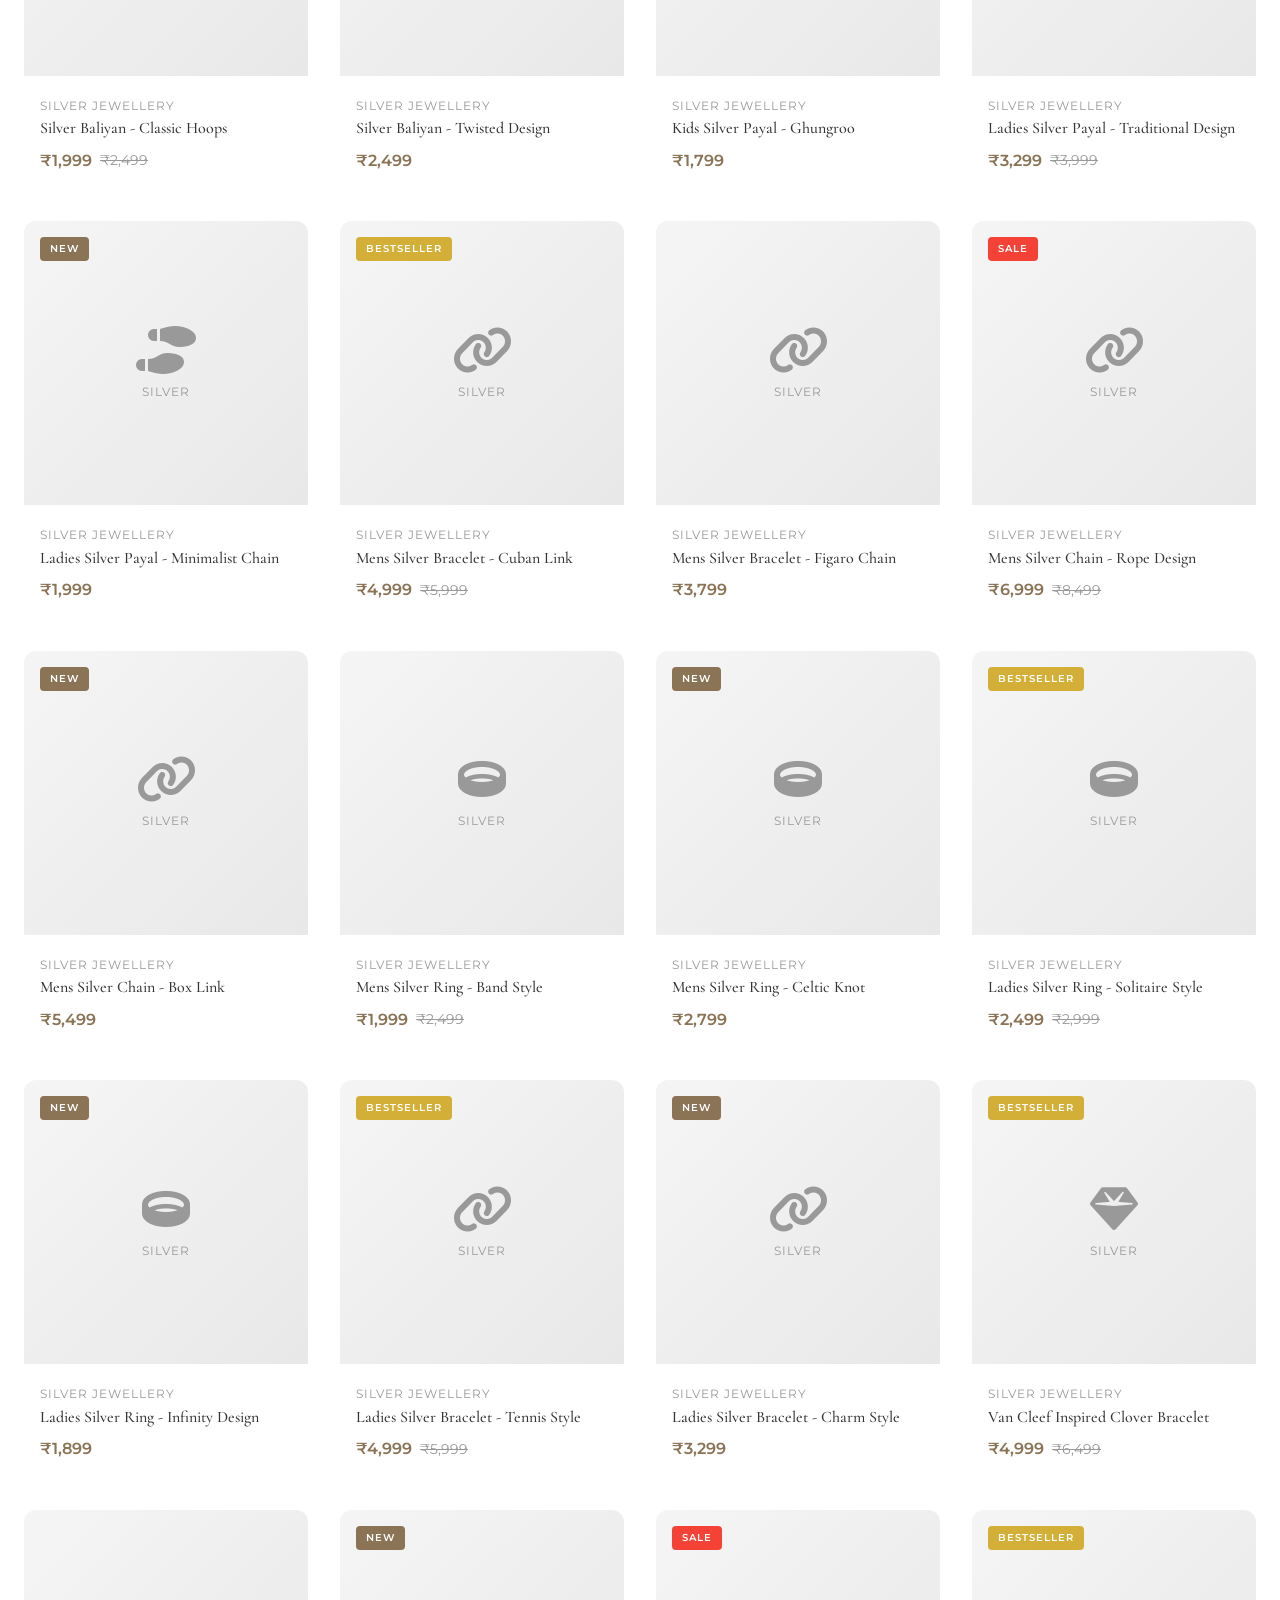
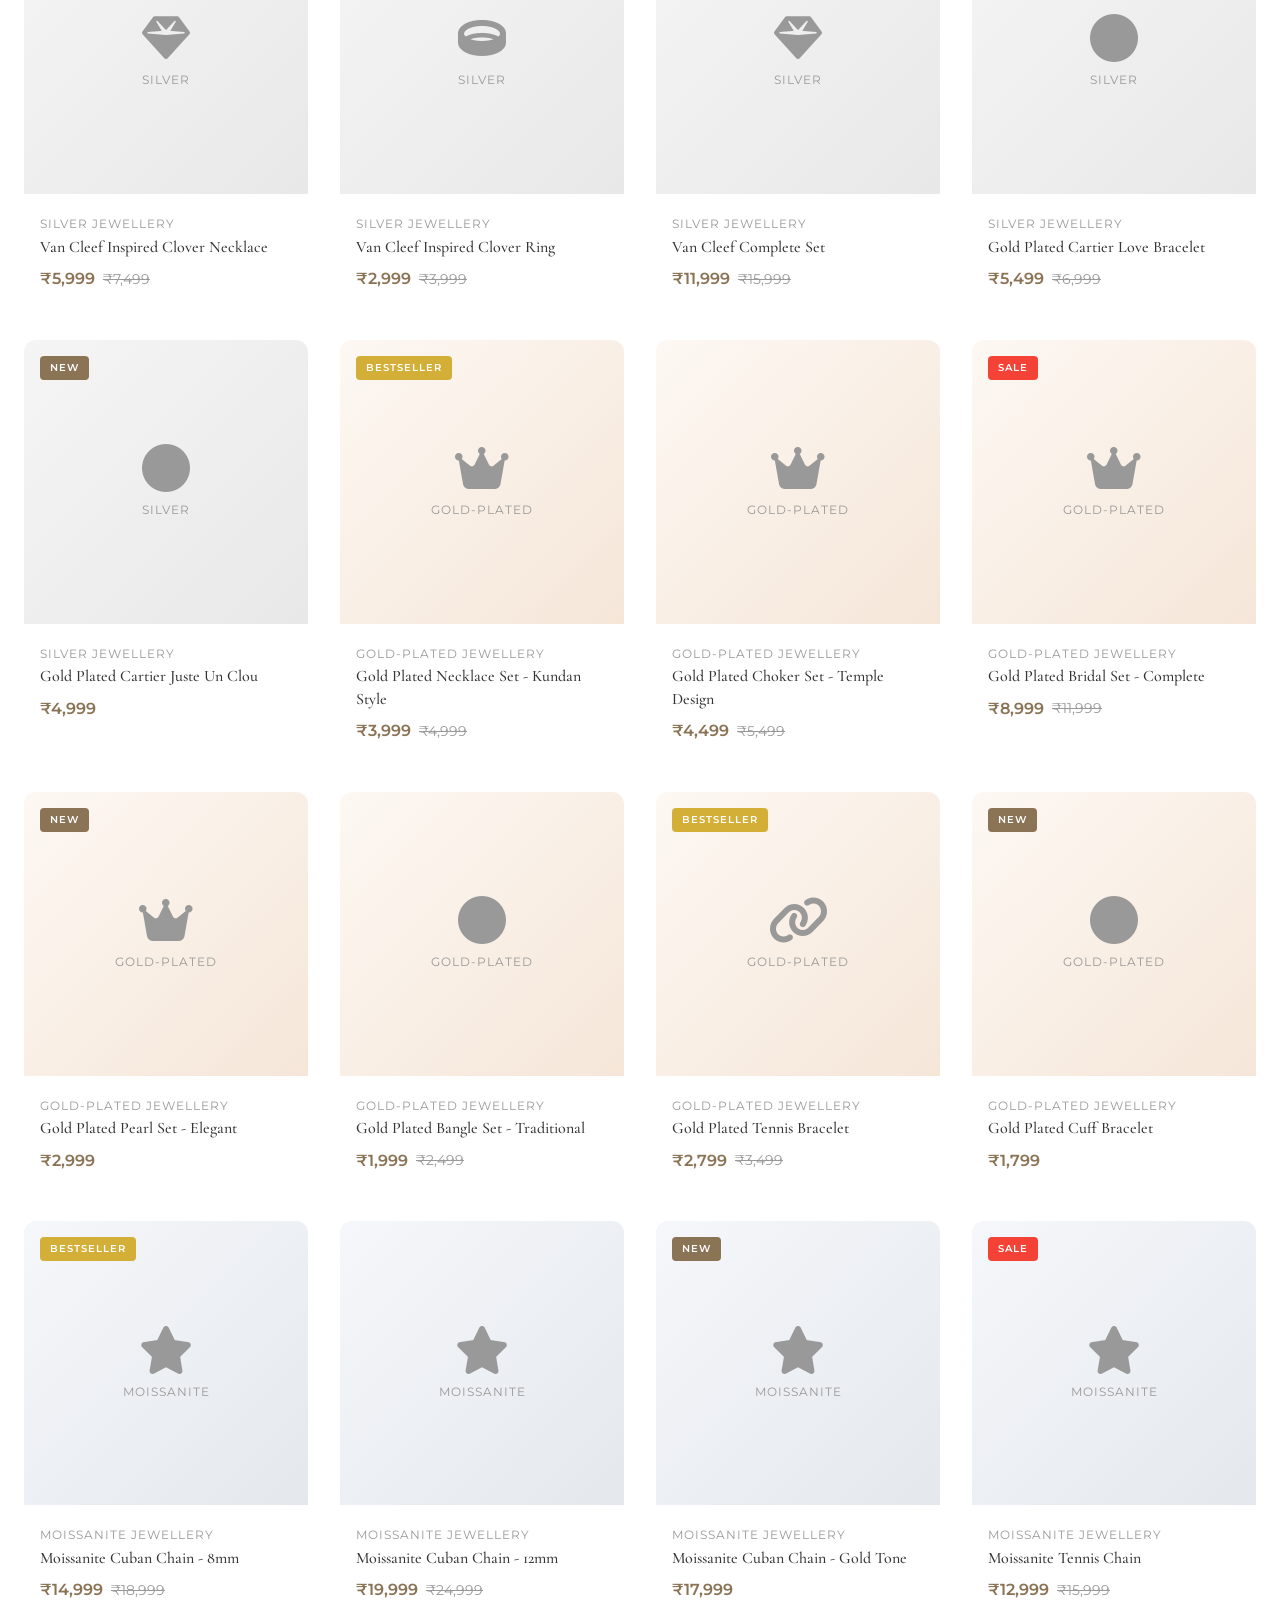
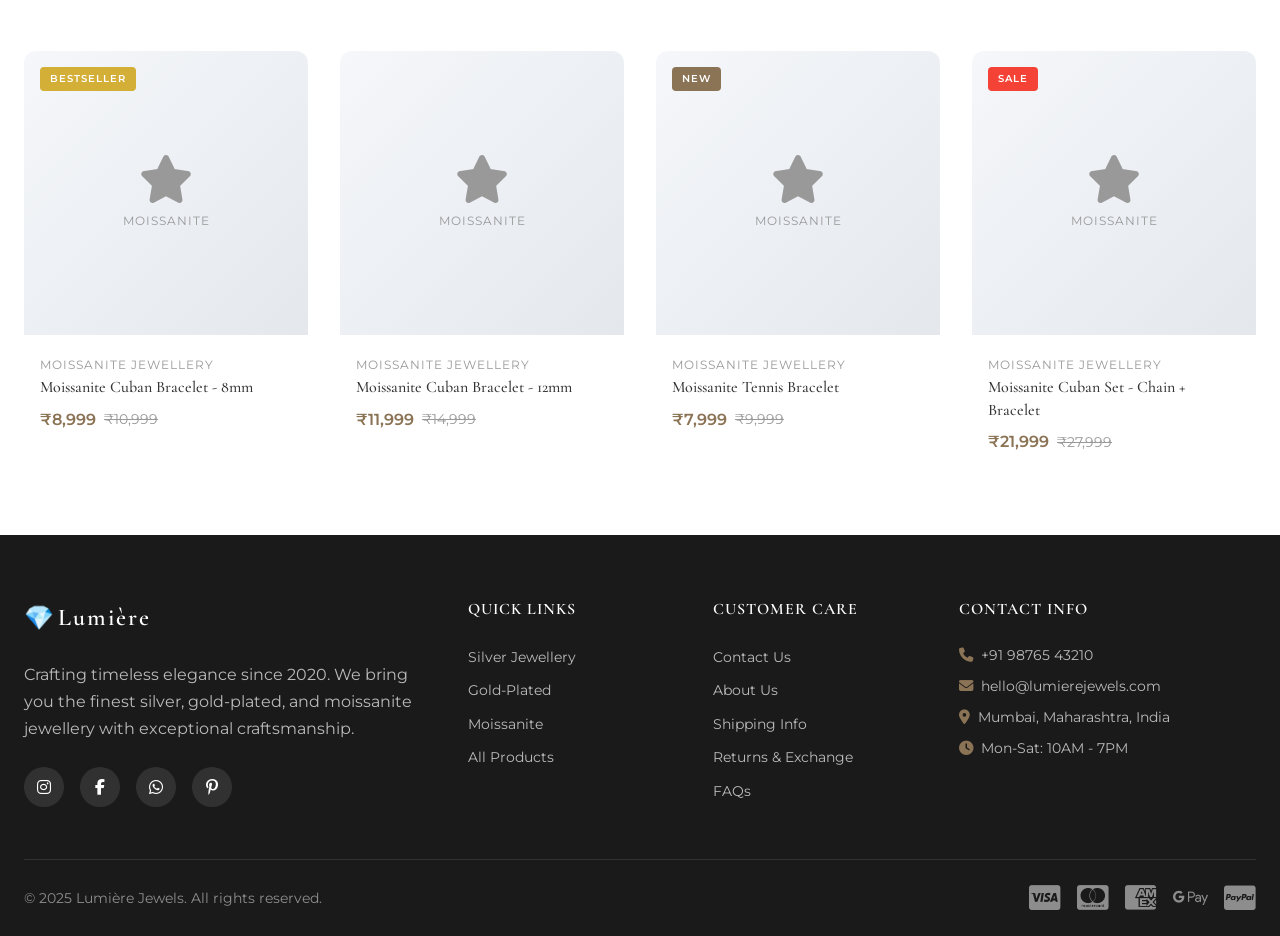
<file: pages/product.html>
<!DOCTYPE html>
<html lang="en">
<head>
  <meta charset="UTF-8">
  <meta name="viewport" content="width=device-width, initial-scale=1.0">
  <title>Product | Lumière Jewels</title>
  <meta name="description" content="View product details - Lumière Jewels">
  <link rel="preconnect" href="https://fonts.googleapis.com">
  <link rel="preconnect" href="https://fonts.gstatic.com" crossorigin>
  <link href="https://fonts.googleapis.com/css2?family=Cormorant+Garamond:wght@300;400;500;600;700&family=Montserrat:wght@300;400;500;600&display=swap" rel="stylesheet">
  <link rel="stylesheet" href="https://cdnjs.cloudflare.com/ajax/libs/font-awesome/6.4.0/css/all.min.css">
  <link rel="stylesheet" href="../css/styles.css">
</head>
<body>
  <!-- Announcement Bar -->
  <div class="announcement-bar">
    <p>✨ Free Shipping on Orders Over ₹2,999 | Use Code: LUMIERE10 for 10% Off ✨</p>
  </div>

  <!-- Header -->
  <header class="header" id="header">
    <div class="header-container">
      <button class="mobile-menu-toggle" id="mobileMenuToggle" aria-label="Toggle menu">
        <span></span>
        <span></span>
        <span></span>
      </button>

      <div class="logo">
        <a href="../index.html">
          <span class="logo-icon">💎</span>
          <span class="logo-text">Lumière</span>
          <span class="logo-tagline">Jewels</span>
        </a>
      </div>

      <nav class="main-nav" id="mainNav">
        <ul class="nav-list">
          <li class="nav-item has-dropdown">
            <a href="#" class="nav-link">Silver Jewellery <i class="fas fa-chevron-down"></i></a>
            <div class="dropdown-menu mega-menu">
              <div class="mega-menu-inner">
                <div class="mega-menu-column">
                  <h4>Kids Collection</h4>
                  <ul>
                    <li><a href="category.html?category=silver&subcategory=kids-kade">Kids Kade</a></li>
                    <li><a href="category.html?category=silver&subcategory=kids-payal">Kids Payal (Anklets)</a></li>
                  </ul>
                </div>
                <div class="mega-menu-column">
                  <h4>Ladies Collection</h4>
                  <ul>
                    <li><a href="category.html?category=silver&subcategory=ladies-kade">Ladies Kade & Chudiyan</a></li>
                    <li><a href="category.html?category=silver&subcategory=ladies-rings">Ladies Rings</a></li>
                    <li><a href="category.html?category=silver&subcategory=ladies-bracelets">Ladies Bracelets</a></li>
                    <li><a href="category.html?category=silver&subcategory=ladies-payal">Ladies Payal (Anklets)</a></li>
                    <li><a href="category.html?category=silver&subcategory=baliyan">Baliyan (Hoops)</a></li>
                  </ul>
                </div>
                <div class="mega-menu-column">
                  <h4>Mens Collection</h4>
                  <ul>
                    <li><a href="category.html?category=silver&subcategory=mens-kade">Mens Kade</a></li>
                    <li><a href="category.html?category=silver&subcategory=mens-bracelet">Mens Bracelet</a></li>
                    <li><a href="category.html?category=silver&subcategory=mens-chains">Mens Chains</a></li>
                    <li><a href="category.html?category=silver&subcategory=mens-rings">Mens Rings</a></li>
                  </ul>
                </div>
                <div class="mega-menu-column">
                  <h4>Designer Inspired</h4>
                  <ul>
                    <li><a href="category.html?category=silver&subcategory=van-cleef-set">Van Cleef Set</a></li>
                    <li><a href="category.html?category=silver&subcategory=cartier-bracelet">Gold Plated Cartier Bracelet</a></li>
                  </ul>
                </div>
              </div>
            </div>
          </li>
          <li class="nav-item has-dropdown">
            <a href="#" class="nav-link">Gold-Plated <i class="fas fa-chevron-down"></i></a>
            <div class="dropdown-menu">
              <ul>
                <li><a href="category.html?category=gold-plated&subcategory=ladies-sets">Ladies Sets</a></li>
                <li><a href="category.html?category=gold-plated&subcategory=ladies-bracelet">Ladies Bracelet</a></li>
              </ul>
            </div>
          </li>
          <li class="nav-item has-dropdown">
            <a href="#" class="nav-link">Moissanite <i class="fas fa-chevron-down"></i></a>
            <div class="dropdown-menu">
              <ul>
                <li><a href="category.html?category=moissanite&subcategory=cuban-chain">Cuban Chain</a></li>
                <li><a href="category.html?category=moissanite&subcategory=cuban-bracelet">Cuban Bracelet</a></li>
              </ul>
            </div>
          </li>
          <li class="nav-item">
            <a href="about.html" class="nav-link">About</a>
          </li>
          <li class="nav-item">
            <a href="contact.html" class="nav-link">Contact</a>
          </li>
        </ul>
      </nav>

      <div class="header-actions">
        <button class="action-btn search-btn" id="searchBtn" aria-label="Search">
          <i class="fas fa-search"></i>
        </button>
        <button class="action-btn wishlist-btn" aria-label="Wishlist">
          <i class="far fa-heart"></i>
          <span class="badge wishlist-count">0</span>
        </button>
        <button class="action-btn cart-btn" id="cartBtn" aria-label="Cart">
          <i class="fas fa-shopping-bag"></i>
          <span class="badge cart-count">0</span>
        </button>
      </div>
    </div>

    <!-- Search Overlay -->
    <div class="search-overlay" id="searchOverlay">
      <div class="search-container">
        <form class="search-form" id="searchForm">
          <input type="text" placeholder="Search for products..." id="searchInput" autocomplete="off">
          <button type="submit"><i class="fas fa-search"></i></button>
        </form>
        <button class="close-search" id="closeSearch"><i class="fas fa-times"></i></button>
        <div class="search-suggestions" id="searchSuggestions"></div>
      </div>
    </div>
  </header>

  <!-- Cart Sidebar -->
  <div class="cart-sidebar" id="cartSidebar">
    <div class="cart-header">
      <h3>Shopping Bag</h3>
      <button class="close-cart" id="closeCart"><i class="fas fa-times"></i></button>
    </div>
    <div class="cart-items" id="cartItems"></div>
    <div class="cart-footer">
      <div class="cart-subtotal">
        <span>Subtotal</span>
        <span class="subtotal-amount" id="subtotalAmount">₹0</span>
      </div>
      <p class="cart-note">Shipping & taxes calculated at checkout</p>
      <a href="checkout.html" class="btn btn-primary btn-full">Checkout</a>
      <button class="btn btn-outline btn-full" id="continueShopping">Continue Shopping</button>
    </div>
    <div class="cart-empty" id="cartEmpty">
      <i class="fas fa-shopping-bag"></i>
      <p>Your bag is empty</p>
      <a href="category.html" class="btn btn-primary">Start Shopping</a>
    </div>
  </div>
  <div class="cart-overlay" id="cartOverlay"></div>

  <!-- Mobile Navigation -->
  <div class="mobile-nav" id="mobileNav">
    <div class="mobile-nav-header">
      <span class="logo-text">Lumière</span>
      <button class="close-mobile-nav" id="closeMobileNav"><i class="fas fa-times"></i></button>
    </div>
    <div class="mobile-nav-content">
      <div class="mobile-accordion">
        <div class="accordion-item">
          <button class="accordion-header">
            Silver Jewellery <i class="fas fa-plus"></i>
          </button>
          <div class="accordion-content">
            <a href="category.html?category=silver&subcategory=kids-kade">Kids Kade</a>
            <a href="category.html?category=silver&subcategory=ladies-kade">Ladies Kade & Chudiyan</a>
            <a href="category.html?category=silver&subcategory=mens-kade">Mens Kade</a>
            <a href="category.html?category=silver&subcategory=baliyan">Baliyan (Hoops)</a>
            <a href="category.html?category=silver&subcategory=payal">Payal (Anklets)</a>
            <a href="category.html?category=silver&subcategory=mens-bracelet">Mens Bracelet</a>
            <a href="category.html?category=silver&subcategory=mens-chains">Mens Chains</a>
            <a href="category.html?category=silver&subcategory=mens-rings">Mens Rings</a>
            <a href="category.html?category=silver&subcategory=ladies-rings">Ladies Rings</a>
            <a href="category.html?category=silver&subcategory=ladies-bracelets">Ladies Bracelets</a>
          </div>
        </div>
        <div class="accordion-item">
          <button class="accordion-header">
            Gold-Plated Jewellery <i class="fas fa-plus"></i>
          </button>
          <div class="accordion-content">
            <a href="category.html?category=gold-plated&subcategory=ladies-sets">Ladies Sets</a>
            <a href="category.html?category=gold-plated&subcategory=ladies-bracelet">Ladies Bracelet</a>
          </div>
        </div>
        <div class="accordion-item">
          <button class="accordion-header">
            Moissanite Jewellery <i class="fas fa-plus"></i>
          </button>
          <div class="accordion-content">
            <a href="category.html?category=moissanite&subcategory=cuban-chain">Cuban Chain</a>
            <a href="category.html?category=moissanite&subcategory=cuban-bracelet">Cuban Bracelet</a>
          </div>
        </div>
      </div>
      <div class="mobile-nav-links">
        <a href="about.html">About Us</a>
        <a href="contact.html">Contact</a>
      </div>
      <div class="mobile-nav-social">
        <a href="https://instagram.com" target="_blank" rel="noopener"><i class="fab fa-instagram"></i></a>
        <a href="https://facebook.com" target="_blank" rel="noopener"><i class="fab fa-facebook-f"></i></a>
        <a href="https://wa.me/1234567890" target="_blank" rel="noopener"><i class="fab fa-whatsapp"></i></a>
      </div>
    </div>
  </div>

  <main>
    <!-- Page Header -->
    <section class="page-header">
      <div class="container">
        <div class="breadcrumb">
          <a href="../index.html">Home</a>
          <i class="fas fa-chevron-right"></i>
          <a href="category.html">Shop</a>
          <i class="fas fa-chevron-right"></i>
          <span>Product</span>
        </div>
      </div>
    </section>

    <!-- Product Section -->
    <section class="product-page">
      <div class="container">
        <div id="productContainer">
          <!-- Product will be populated by JavaScript -->
          <div class="loading-placeholder" style="text-align: center; padding: 4rem;">
            <i class="fas fa-spinner fa-spin" style="font-size: 2rem; color: var(--color-text-muted);"></i>
            <p style="margin-top: 1rem; color: var(--color-text-muted);">Loading product...</p>
          </div>
        </div>
      </div>
    </section>

    <!-- Related Products -->
    <section class="products-section" style="background-color: var(--color-bg-alt);">
      <div class="container">
        <div class="section-header">
          <span class="section-subtitle">You May Also Like</span>
          <h2 class="section-title">Related Products</h2>
        </div>
        <div class="products-grid" id="relatedProducts">
          <!-- Related products will be populated by JavaScript -->
        </div>
      </div>
    </section>
  </main>

  <!-- Footer -->
  <footer class="footer">
    <div class="container">
      <div class="footer-grid">
        <div class="footer-col brand-col">
          <div class="footer-logo">
            <span class="logo-icon">💎</span>
            <span class="logo-text">Lumière</span>
          </div>
          <p>Crafting timeless elegance since 2020. We bring you the finest silver, gold-plated, and moissanite jewellery with exceptional craftsmanship.</p>
          <div class="footer-social">
            <a href="https://instagram.com" target="_blank" rel="noopener" aria-label="Instagram"><i class="fab fa-instagram"></i></a>
            <a href="https://facebook.com" target="_blank" rel="noopener" aria-label="Facebook"><i class="fab fa-facebook-f"></i></a>
            <a href="https://wa.me/1234567890" target="_blank" rel="noopener" aria-label="WhatsApp"><i class="fab fa-whatsapp"></i></a>
            <a href="https://pinterest.com" target="_blank" rel="noopener" aria-label="Pinterest"><i class="fab fa-pinterest-p"></i></a>
          </div>
        </div>
        <div class="footer-col">
          <h4>Quick Links</h4>
          <ul>
            <li><a href="category.html?category=silver">Silver Jewellery</a></li>
            <li><a href="category.html?category=gold-plated">Gold-Plated</a></li>
            <li><a href="category.html?category=moissanite">Moissanite</a></li>
            <li><a href="category.html">All Products</a></li>
          </ul>
        </div>
        <div class="footer-col">
          <h4>Customer Care</h4>
          <ul>
            <li><a href="contact.html">Contact Us</a></li>
            <li><a href="about.html">About Us</a></li>
            <li><a href="#">Shipping Info</a></li>
            <li><a href="#">Returns & Exchange</a></li>
            <li><a href="#">FAQs</a></li>
          </ul>
        </div>
        <div class="footer-col">
          <h4>Contact Info</h4>
          <ul class="contact-info">
            <li><i class="fas fa-phone"></i> +91 98765 43210</li>
            <li><i class="fas fa-envelope"></i> hello@lumierejewels.com</li>
            <li><i class="fas fa-map-marker-alt"></i> Mumbai, Maharashtra, India</li>
            <li><i class="fas fa-clock"></i> Mon-Sat: 10AM - 7PM</li>
          </ul>
        </div>
      </div>
      <div class="footer-bottom">
        <div class="footer-bottom-left">
          <p>&copy; 2025 Lumière Jewels. All rights reserved.</p>
        </div>
        <div class="footer-bottom-right">
          <div class="payment-methods">
            <i class="fab fa-cc-visa"></i>
            <i class="fab fa-cc-mastercard"></i>
            <i class="fab fa-cc-amex"></i>
            <i class="fab fa-google-pay"></i>
            <i class="fab fa-cc-paypal"></i>
          </div>
        </div>
      </div>
    </div>
  </footer>

  <!-- Toast -->
  <div class="toast" id="toast">
    <i class="fas fa-check-circle"></i>
    <span class="toast-message">Item added to cart</span>
  </div>

  <script src="../js/products.js"></script>
  <script src="../js/app.js"></script>
  <script>
    document.addEventListener('DOMContentLoaded', function() {
      ProductPage.init();
    });
  </script>
</body>
</html>
</file>
<file: css/styles.css>
/* ============================================
   LUMIÈRE JEWELS - Main Stylesheet
   Elegant E-Commerce for Jewellery
   ============================================ */

/* CSS Variables */
:root {
  /* Colors - Elegant Neutral & Pastel Palette */
  --color-primary: #8b7355;
  --color-primary-dark: #6d5a45;
  --color-primary-light: #a89275;
  --color-secondary: #d4af37;
  --color-gold: #d4af37;
  --color-silver: #c0c0c0;
  --color-rose: #e8c4c4;
  --color-moissanite: #e8e8f0;
  
  --color-text: #333333;
  --color-text-light: #666666;
  --color-text-muted: #999999;
  
  --color-bg: #ffffff;
  --color-bg-alt: #faf9f7;
  --color-bg-cream: #f8f6f4;
  --color-bg-warm: #fdf8f3;
  
  --color-border: #e5e5e5;
  --color-border-light: #f0f0f0;
  
  --color-success: #4caf50;
  --color-error: #f44336;
  --color-warning: #ff9800;
  
  /* Typography */
  --font-heading: 'Cormorant Garamond', Georgia, serif;
  --font-body: 'Montserrat', -apple-system, BlinkMacSystemFont, sans-serif;
  
  /* Spacing */
  --spacing-xs: 0.25rem;
  --spacing-sm: 0.5rem;
  --spacing-md: 1rem;
  --spacing-lg: 1.5rem;
  --spacing-xl: 2rem;
  --spacing-2xl: 3rem;
  --spacing-3xl: 4rem;
  
  /* Border Radius */
  --radius-sm: 4px;
  --radius-md: 8px;
  --radius-lg: 12px;
  --radius-full: 50%;
  
  /* Shadows */
  --shadow-sm: 0 2px 4px rgba(0,0,0,0.05);
  --shadow-md: 0 4px 12px rgba(0,0,0,0.08);
  --shadow-lg: 0 8px 24px rgba(0,0,0,0.1);
  --shadow-xl: 0 12px 48px rgba(0,0,0,0.15);
  
  /* Transitions */
  --transition-fast: 0.15s ease;
  --transition-normal: 0.3s ease;
  --transition-slow: 0.5s ease;
  
  /* Container */
  --container-max: 1400px;
  --container-padding: 1.5rem;
  
  /* Header Height */
  --header-height: 80px;
  --announcement-height: 40px;
}

/* ============================================
   Reset & Base Styles
   ============================================ */
*, *::before, *::after {
  margin: 0;
  padding: 0;
  box-sizing: border-box;
}

html {
  scroll-behavior: smooth;
  font-size: 16px;
}

body {
  font-family: var(--font-body);
  font-size: 1rem;
  line-height: 1.6;
  color: var(--color-text);
  background-color: var(--color-bg);
  overflow-x: hidden;
}

body.menu-open,
body.cart-open {
  overflow: hidden;
}

img {
  max-width: 100%;
  height: auto;
  display: block;
}

a {
  text-decoration: none;
  color: inherit;
  transition: color var(--transition-fast);
}

button {
  font-family: inherit;
  cursor: pointer;
  border: none;
  background: none;
}

ul, ol {
  list-style: none;
}

input, textarea, select {
  font-family: inherit;
  font-size: inherit;
}

/* Container */
.container {
  width: 100%;
  max-width: var(--container-max);
  margin: 0 auto;
  padding: 0 var(--container-padding);
}

/* ============================================
   Typography
   ============================================ */
h1, h2, h3, h4, h5, h6 {
  font-family: var(--font-heading);
  font-weight: 500;
  line-height: 1.3;
  color: var(--color-text);
}

h1 { font-size: clamp(2rem, 5vw, 3.5rem); }
h2 { font-size: clamp(1.75rem, 4vw, 2.5rem); }
h3 { font-size: clamp(1.25rem, 3vw, 1.75rem); }
h4 { font-size: clamp(1.1rem, 2vw, 1.25rem); }

/* Section Headers */
.section-header {
  text-align: center;
  margin-bottom: var(--spacing-2xl);
}

.section-subtitle {
  display: inline-block;
  font-size: 0.75rem;
  font-weight: 600;
  text-transform: uppercase;
  letter-spacing: 3px;
  color: var(--color-primary);
  margin-bottom: var(--spacing-sm);
}

.section-title {
  margin-bottom: var(--spacing-md);
}

.section-description {
  color: var(--color-text-light);
  max-width: 600px;
  margin: 0 auto;
}

/* ============================================
   Buttons
   ============================================ */
.btn {
  display: inline-flex;
  align-items: center;
  justify-content: center;
  gap: var(--spacing-sm);
  padding: 0.875rem 2rem;
  font-size: 0.875rem;
  font-weight: 500;
  text-transform: uppercase;
  letter-spacing: 1px;
  border-radius: var(--radius-sm);
  transition: all var(--transition-normal);
  cursor: pointer;
}

.btn-primary {
  background-color: var(--color-primary);
  color: white;
  border: 2px solid var(--color-primary);
}

.btn-primary:hover {
  background-color: var(--color-primary-dark);
  border-color: var(--color-primary-dark);
}

.btn-outline {
  background-color: transparent;
  color: var(--color-text);
  border: 2px solid var(--color-text);
}

.btn-outline:hover {
  background-color: var(--color-text);
  color: white;
}

.btn-white {
  background-color: white;
  color: var(--color-text);
  border: 2px solid white;
}

.btn-white:hover {
  background-color: transparent;
  color: white;
}

.btn-sm {
  padding: 0.5rem 1rem;
  font-size: 0.75rem;
}

.btn-lg {
  padding: 1rem 2.5rem;
  font-size: 1rem;
}

.btn-full {
  width: 100%;
}

/* ============================================
   Announcement Bar
   ============================================ */
.announcement-bar {
  background: linear-gradient(90deg, var(--color-primary) 0%, var(--color-primary-light) 100%);
  color: white;
  text-align: center;
  padding: var(--spacing-sm) var(--spacing-md);
  font-size: 0.8rem;
  font-weight: 500;
  letter-spacing: 0.5px;
  height: var(--announcement-height);
  display: flex;
  align-items: center;
  justify-content: center;
}

/* ============================================
   Header
   ============================================ */
.header {
  position: sticky;
  top: 0;
  z-index: 1000;
  background-color: var(--color-bg);
  box-shadow: var(--shadow-sm);
  transition: all var(--transition-normal);
}

.header.scrolled {
  box-shadow: var(--shadow-md);
}

.header-container {
  display: flex;
  align-items: center;
  justify-content: space-between;
  height: var(--header-height);
  padding: 0 var(--container-padding);
  max-width: var(--container-max);
  margin: 0 auto;
}

/* Logo */
.logo a {
  display: flex;
  align-items: center;
  gap: var(--spacing-xs);
}

.logo-icon {
  font-size: 1.75rem;
}

.logo-text {
  font-family: var(--font-heading);
  font-size: 1.75rem;
  font-weight: 600;
  color: var(--color-text);
  letter-spacing: 2px;
}

.logo-tagline {
  font-family: var(--font-heading);
  font-size: 0.9rem;
  font-weight: 400;
  color: var(--color-text-light);
  margin-left: 2px;
}

/* Mobile Menu Toggle */
.mobile-menu-toggle {
  display: none;
  flex-direction: column;
  justify-content: center;
  align-items: center;
  width: 40px;
  height: 40px;
  gap: 5px;
}

.mobile-menu-toggle span {
  display: block;
  width: 24px;
  height: 2px;
  background-color: var(--color-text);
  transition: all var(--transition-normal);
}

.mobile-menu-toggle.active span:nth-child(1) {
  transform: rotate(45deg) translate(5px, 5px);
}

.mobile-menu-toggle.active span:nth-child(2) {
  opacity: 0;
}

.mobile-menu-toggle.active span:nth-child(3) {
  transform: rotate(-45deg) translate(5px, -5px);
}

/* Main Navigation */
.main-nav {
  display: flex;
  align-items: center;
}

.nav-list {
  display: flex;
  align-items: center;
  gap: var(--spacing-xl);
}

.nav-item {
  position: relative;
}

.nav-link {
  display: flex;
  align-items: center;
  gap: var(--spacing-xs);
  font-size: 0.875rem;
  font-weight: 500;
  text-transform: uppercase;
  letter-spacing: 1px;
  padding: var(--spacing-md) 0;
  color: var(--color-text);
  transition: color var(--transition-fast);
}

.nav-link:hover {
  color: var(--color-primary);
}

.nav-link i {
  font-size: 0.625rem;
  transition: transform var(--transition-fast);
}

.nav-item:hover .nav-link i {
  transform: rotate(180deg);
}

/* Dropdown Menu */
.dropdown-menu {
  position: absolute;
  top: 100%;
  left: 50%;
  transform: translateX(-50%);
  background-color: var(--color-bg);
  min-width: 220px;
  padding: var(--spacing-lg);
  border-radius: var(--radius-md);
  box-shadow: var(--shadow-lg);
  opacity: 0;
  visibility: hidden;
  transition: all var(--transition-normal);
}

.nav-item:hover .dropdown-menu {
  opacity: 1;
  visibility: visible;
}

.dropdown-menu ul li {
  margin-bottom: var(--spacing-sm);
}

.dropdown-menu ul li:last-child {
  margin-bottom: 0;
}

.dropdown-menu a {
  display: block;
  padding: var(--spacing-sm) 0;
  font-size: 0.875rem;
  color: var(--color-text-light);
  transition: all var(--transition-fast);
}

.dropdown-menu a:hover {
  color: var(--color-primary);
  padding-left: var(--spacing-sm);
}

/* Mega Menu */
.mega-menu {
  min-width: 800px;
  left: 0;
  transform: none;
}

.mega-menu-inner {
  display: grid;
  grid-template-columns: repeat(4, 1fr);
  gap: var(--spacing-xl);
}

.mega-menu-column h4 {
  font-size: 0.875rem;
  font-weight: 600;
  text-transform: uppercase;
  letter-spacing: 1px;
  margin-bottom: var(--spacing-md);
  color: var(--color-text);
  padding-bottom: var(--spacing-sm);
  border-bottom: 1px solid var(--color-border);
}

.mega-menu-banner {
  margin-top: var(--spacing-lg);
  padding-top: var(--spacing-lg);
  border-top: 1px solid var(--color-border);
}

.mega-menu-banner a {
  display: block;
  padding: var(--spacing-lg);
  background: linear-gradient(135deg, var(--color-bg-cream) 0%, var(--color-bg-warm) 100%);
  border-radius: var(--radius-md);
  transition: all var(--transition-normal);
}

.mega-menu-banner a:hover {
  transform: translateY(-2px);
  box-shadow: var(--shadow-md);
}

.banner-tag {
  display: inline-block;
  font-size: 0.625rem;
  font-weight: 600;
  text-transform: uppercase;
  letter-spacing: 1px;
  color: var(--color-primary);
  margin-bottom: var(--spacing-xs);
}

.mega-menu-banner h3 {
  font-size: 1.25rem;
  margin-bottom: var(--spacing-xs);
}

.mega-menu-banner p {
  font-size: 0.875rem;
  color: var(--color-text-light);
}

/* Header Actions */
.header-actions {
  display: flex;
  align-items: center;
  gap: var(--spacing-md);
}

.action-btn {
  position: relative;
  width: 44px;
  height: 44px;
  display: flex;
  align-items: center;
  justify-content: center;
  font-size: 1.125rem;
  color: var(--color-text);
  transition: color var(--transition-fast);
}

.action-btn:hover {
  color: var(--color-primary);
}

.badge {
  position: absolute;
  top: 4px;
  right: 4px;
  min-width: 18px;
  height: 18px;
  background-color: var(--color-primary);
  color: white;
  font-size: 0.625rem;
  font-weight: 600;
  border-radius: var(--radius-full);
  display: flex;
  align-items: center;
  justify-content: center;
}

/* Search Overlay */
.search-overlay {
  position: fixed;
  top: 0;
  left: 0;
  right: 0;
  background-color: var(--color-bg);
  padding: var(--spacing-2xl) var(--container-padding);
  z-index: 1001;
  transform: translateY(-100%);
  opacity: 0;
  visibility: hidden;
  transition: all var(--transition-normal);
}

.search-overlay.active {
  transform: translateY(0);
  opacity: 1;
  visibility: visible;
}

.search-container {
  max-width: 700px;
  margin: 0 auto;
  position: relative;
}

.search-form {
  display: flex;
  border-bottom: 2px solid var(--color-text);
}

.search-form input {
  flex: 1;
  padding: var(--spacing-md);
  font-size: 1.25rem;
  border: none;
  background: transparent;
  outline: none;
}

.search-form button {
  padding: var(--spacing-md);
  font-size: 1.25rem;
  color: var(--color-text);
}

.close-search {
  position: absolute;
  top: 50%;
  right: -60px;
  transform: translateY(-50%);
  font-size: 1.5rem;
  color: var(--color-text);
}

.search-suggestions {
  margin-top: var(--spacing-lg);
}

.search-suggestions h4 {
  font-size: 0.75rem;
  font-weight: 600;
  text-transform: uppercase;
  letter-spacing: 1px;
  color: var(--color-text-muted);
  margin-bottom: var(--spacing-md);
}

.search-suggestions a {
  display: inline-block;
  padding: var(--spacing-sm) var(--spacing-md);
  margin-right: var(--spacing-sm);
  margin-bottom: var(--spacing-sm);
  background-color: var(--color-bg-alt);
  border-radius: var(--radius-full);
  font-size: 0.875rem;
  transition: all var(--transition-fast);
}

.search-suggestions a:hover {
  background-color: var(--color-primary);
  color: white;
}

.search-results {
  margin-top: var(--spacing-sm);
}

.search-result-item {
  display: flex;
  justify-content: space-between;
  align-items: center;
  padding: var(--spacing-md);
  border-bottom: 1px solid var(--color-border-light);
  transition: background-color var(--transition-fast);
}

.search-result-item:hover {
  background-color: var(--color-bg-alt);
}

.result-name {
  font-size: 0.9rem;
  color: var(--color-text);
}

.result-price {
  font-size: 0.875rem;
  font-weight: 600;
  color: var(--color-primary);
}

.no-products {
  grid-column: 1 / -1;
  text-align: center;
  padding: var(--spacing-3xl);
}

.no-products i {
  font-size: 4rem;
  color: var(--color-text-muted);
  margin-bottom: var(--spacing-lg);
}

.no-products h3 {
  margin-bottom: var(--spacing-sm);
}

.no-products p {
  color: var(--color-text-muted);
  margin-bottom: var(--spacing-lg);
}

/* ============================================
   Cart Sidebar
   ============================================ */
.cart-sidebar {
  position: fixed;
  top: 0;
  right: 0;
  width: 420px;
  max-width: 100%;
  height: 100vh;
  background-color: var(--color-bg);
  z-index: 1002;
  transform: translateX(100%);
  transition: transform var(--transition-normal);
  display: flex;
  flex-direction: column;
}

.cart-sidebar.active {
  transform: translateX(0);
}

.cart-overlay {
  position: fixed;
  top: 0;
  left: 0;
  right: 0;
  bottom: 0;
  background-color: rgba(0, 0, 0, 0.5);
  z-index: 1001;
  opacity: 0;
  visibility: hidden;
  transition: all var(--transition-normal);
}

.cart-overlay.active {
  opacity: 1;
  visibility: visible;
}

.cart-header {
  display: flex;
  align-items: center;
  justify-content: space-between;
  padding: var(--spacing-lg) var(--spacing-xl);
  border-bottom: 1px solid var(--color-border);
}

.cart-header h3 {
  font-size: 1.25rem;
}

.close-cart {
  font-size: 1.25rem;
  color: var(--color-text);
}

.cart-items {
  flex: 1;
  overflow-y: auto;
  padding: var(--spacing-lg);
}

.cart-item {
  display: flex;
  gap: var(--spacing-md);
  padding: var(--spacing-md) 0;
  border-bottom: 1px solid var(--color-border-light);
}

.cart-item-image {
  width: 80px;
  height: 80px;
  background-color: var(--color-bg-alt);
  border-radius: var(--radius-md);
  display: flex;
  align-items: center;
  justify-content: center;
  font-size: 2rem;
  color: var(--color-text-muted);
  flex-shrink: 0;
}

.cart-item-details {
  flex: 1;
}

.cart-item-name {
  font-weight: 500;
  margin-bottom: var(--spacing-xs);
  font-size: 0.9rem;
}

.cart-item-variant {
  font-size: 0.8rem;
  color: var(--color-text-muted);
  margin-bottom: var(--spacing-sm);
}

.cart-item-price {
  font-weight: 600;
  color: var(--color-primary);
}

.cart-item-actions {
  display: flex;
  align-items: center;
  justify-content: space-between;
  margin-top: var(--spacing-sm);
}

.quantity-selector {
  display: flex;
  align-items: center;
  border: 1px solid var(--color-border);
  border-radius: var(--radius-sm);
}

.quantity-selector button {
  width: 28px;
  height: 28px;
  display: flex;
  align-items: center;
  justify-content: center;
  font-size: 0.875rem;
  color: var(--color-text);
}

.quantity-selector span {
  width: 36px;
  text-align: center;
  font-size: 0.875rem;
}

.remove-item {
  color: var(--color-text-muted);
  font-size: 0.75rem;
  text-decoration: underline;
}

.remove-item:hover {
  color: var(--color-error);
}

.cart-footer {
  padding: var(--spacing-lg) var(--spacing-xl);
  border-top: 1px solid var(--color-border);
  background-color: var(--color-bg-alt);
}

.cart-subtotal {
  display: flex;
  justify-content: space-between;
  margin-bottom: var(--spacing-sm);
  font-size: 1rem;
}

.subtotal-amount {
  font-weight: 600;
  font-size: 1.125rem;
}

.cart-note {
  font-size: 0.8rem;
  color: var(--color-text-muted);
  margin-bottom: var(--spacing-lg);
}

.cart-footer .btn {
  margin-bottom: var(--spacing-sm);
}

.cart-empty {
  flex: 1;
  display: none;
  flex-direction: column;
  align-items: center;
  justify-content: center;
  padding: var(--spacing-2xl);
  text-align: center;
}

.cart-empty.show {
  display: flex;
}

.cart-empty i {
  font-size: 4rem;
  color: var(--color-text-muted);
  margin-bottom: var(--spacing-lg);
}

.cart-empty p {
  font-size: 1.125rem;
  color: var(--color-text-light);
  margin-bottom: var(--spacing-lg);
}

/* ============================================
   Mobile Navigation
   ============================================ */
.mobile-nav {
  position: fixed;
  top: 0;
  left: 0;
  width: 320px;
  max-width: 85%;
  height: 100vh;
  background-color: var(--color-bg);
  z-index: 1002;
  transform: translateX(-100%);
  transition: transform var(--transition-normal);
  overflow-y: auto;
}

.mobile-nav.active {
  transform: translateX(0);
}

.mobile-nav-header {
  display: flex;
  align-items: center;
  justify-content: space-between;
  padding: var(--spacing-lg) var(--spacing-xl);
  border-bottom: 1px solid var(--color-border);
}

.close-mobile-nav {
  font-size: 1.25rem;
}

.mobile-nav-content {
  padding: var(--spacing-lg);
}

.mobile-accordion {
  margin-bottom: var(--spacing-xl);
}

.accordion-item {
  border-bottom: 1px solid var(--color-border-light);
}

.accordion-header {
  width: 100%;
  display: flex;
  align-items: center;
  justify-content: space-between;
  padding: var(--spacing-md) 0;
  font-size: 0.9rem;
  font-weight: 500;
  text-transform: uppercase;
  letter-spacing: 1px;
  text-align: left;
}

.accordion-header i {
  font-size: 0.75rem;
  transition: transform var(--transition-fast);
}

.accordion-item.active .accordion-header i {
  transform: rotate(45deg);
}

.accordion-content {
  display: none;
  padding-bottom: var(--spacing-md);
}

.accordion-item.active .accordion-content {
  display: block;
}

.accordion-content a {
  display: block;
  padding: var(--spacing-sm) 0;
  font-size: 0.875rem;
  color: var(--color-text-light);
}

.mobile-nav-links {
  margin-bottom: var(--spacing-xl);
}

.mobile-nav-links a {
  display: block;
  padding: var(--spacing-md) 0;
  font-size: 0.9rem;
  font-weight: 500;
  text-transform: uppercase;
  letter-spacing: 1px;
  border-bottom: 1px solid var(--color-border-light);
}

.mobile-nav-social {
  display: flex;
  gap: var(--spacing-lg);
}

.mobile-nav-social a {
  font-size: 1.25rem;
  color: var(--color-text);
}

/* ============================================
   Hero Section
   ============================================ */
.hero {
  position: relative;
  min-height: 600px;
  overflow: hidden;
}

.hero-slider {
  position: relative;
  height: 100%;
}

.hero-slide {
  position: absolute;
  top: 0;
  left: 0;
  width: 100%;
  height: 100%;
  display: flex;
  align-items: center;
  opacity: 0;
  visibility: hidden;
  transition: all var(--transition-slow);
}

.hero-slide.active {
  position: relative;
  opacity: 1;
  visibility: visible;
}

.hero-bg {
  position: absolute;
  top: 0;
  left: 0;
  right: 0;
  bottom: 0;
  z-index: 0;
}

.hero-content {
  position: relative;
  z-index: 1;
  flex: 1;
  padding: var(--spacing-3xl) var(--container-padding);
  max-width: 600px;
}

.hero-subtitle {
  display: inline-block;
  font-size: 0.75rem;
  font-weight: 600;
  text-transform: uppercase;
  letter-spacing: 3px;
  color: var(--color-primary);
  margin-bottom: var(--spacing-md);
}

.hero-title {
  font-size: clamp(2.5rem, 5vw, 4rem);
  font-weight: 500;
  line-height: 1.1;
  margin-bottom: var(--spacing-lg);
}

.hero-description {
  font-size: 1.125rem;
  color: var(--color-text-light);
  margin-bottom: var(--spacing-xl);
  max-width: 480px;
}

.hero-actions {
  display: flex;
  flex-wrap: wrap;
  gap: var(--spacing-md);
}

.hero-image {
  flex: 1;
  display: flex;
  align-items: center;
  justify-content: center;
  padding: var(--spacing-2xl);
}

.hero-image-placeholder {
  width: 400px;
  height: 400px;
  background: linear-gradient(135deg, var(--color-silver) 0%, #e0e0e0 100%);
  border-radius: var(--radius-full);
  display: flex;
  flex-direction: column;
  align-items: center;
  justify-content: center;
  gap: var(--spacing-md);
  box-shadow: var(--shadow-xl);
}

.hero-image-placeholder i {
  font-size: 5rem;
  color: white;
}

.hero-image-placeholder span {
  font-size: 1rem;
  font-weight: 500;
  color: white;
  text-transform: uppercase;
  letter-spacing: 2px;
}

.hero-image-placeholder.gold {
  background: linear-gradient(135deg, var(--color-gold) 0%, #e6c55a 100%);
}

.hero-image-placeholder.moissanite {
  background: linear-gradient(135deg, #a8d8ea 0%, #d4e8f0 100%);
}

.hero-nav {
  position: absolute;
  bottom: var(--spacing-2xl);
  left: 50%;
  transform: translateX(-50%);
  display: flex;
  align-items: center;
  gap: var(--spacing-lg);
  z-index: 2;
}

.hero-nav-btn {
  width: 44px;
  height: 44px;
  border: 1px solid var(--color-border);
  border-radius: var(--radius-full);
  display: flex;
  align-items: center;
  justify-content: center;
  color: var(--color-text);
  transition: all var(--transition-fast);
  background-color: white;
}

.hero-nav-btn:hover {
  background-color: var(--color-primary);
  border-color: var(--color-primary);
  color: white;
}

.hero-dots {
  display: flex;
  gap: var(--spacing-sm);
}

.dot {
  width: 10px;
  height: 10px;
  border-radius: var(--radius-full);
  background-color: var(--color-border);
  cursor: pointer;
  transition: all var(--transition-fast);
}

.dot.active,
.dot:hover {
  background-color: var(--color-primary);
  transform: scale(1.2);
}

/* ============================================
   Trust Badges
   ============================================ */
.trust-badges {
  padding: var(--spacing-2xl) 0;
  background-color: var(--color-bg-alt);
  border-bottom: 1px solid var(--color-border-light);
}

.badges-grid {
  display: grid;
  grid-template-columns: repeat(4, 1fr);
  gap: var(--spacing-lg);
}

.badge-item {
  display: flex;
  align-items: center;
  gap: var(--spacing-md);
  padding: var(--spacing-md);
}

.badge-item i {
  font-size: 2rem;
  color: var(--color-primary);
}

.badge-text h4 {
  font-size: 0.9rem;
  font-weight: 600;
  margin-bottom: 2px;
}

.badge-text p {
  font-size: 0.8rem;
  color: var(--color-text-muted);
}

/* ============================================
   Categories Section
   ============================================ */
.categories-section {
  padding: var(--spacing-3xl) 0;
}

.categories-grid {
  display: grid;
  grid-template-columns: repeat(3, 1fr);
  gap: var(--spacing-xl);
}

.category-card {
  position: relative;
  display: block;
  background-color: var(--color-bg-alt);
  border-radius: var(--radius-lg);
  overflow: hidden;
  transition: all var(--transition-normal);
}

.category-card:hover {
  transform: translateY(-8px);
  box-shadow: var(--shadow-lg);
}

.category-image {
  height: 200px;
  display: flex;
  align-items: center;
  justify-content: center;
  font-size: 4rem;
}

.category-image.silver-cat {
  background: linear-gradient(135deg, #c0c0c0 0%, #e0e0e0 100%);
  color: white;
}

.category-image.gold-cat {
  background: linear-gradient(135deg, var(--color-gold) 0%, #e6c55a 100%);
  color: white;
}

.category-image.moissanite-cat {
  background: linear-gradient(135deg, #a8d8ea 0%, #d4e8f0 100%);
  color: white;
}

.category-content {
  padding: var(--spacing-lg);
  text-align: center;
}

.category-content h3 {
  font-size: 1.25rem;
  margin-bottom: var(--spacing-xs);
}

.category-content p {
  font-size: 0.875rem;
  color: var(--color-text-muted);
  margin-bottom: var(--spacing-md);
}

.category-link {
  display: inline-flex;
  align-items: center;
  gap: var(--spacing-xs);
  font-size: 0.875rem;
  font-weight: 500;
  color: var(--color-primary);
  text-transform: uppercase;
  letter-spacing: 1px;
}

.category-link i {
  transition: transform var(--transition-fast);
}

.category-card:hover .category-link i {
  transform: translateX(5px);
}

/* ============================================
   Products Section
   ============================================ */
.products-section {
  padding: var(--spacing-3xl) 0;
}

.products-section.featured {
  background-color: var(--color-bg);
}

.products-section.new-arrivals {
  background-color: var(--color-bg-alt);
}

.products-grid {
  display: grid;
  grid-template-columns: repeat(4, 1fr);
  gap: var(--spacing-xl);
}

.section-footer {
  text-align: center;
  margin-top: var(--spacing-2xl);
}

/* Product Card */
.product-card {
  position: relative;
  background-color: var(--color-bg);
  border-radius: var(--radius-lg);
  overflow: hidden;
  transition: all var(--transition-normal);
}

.product-card:hover {
  box-shadow: var(--shadow-md);
}

.product-image {
  position: relative;
  aspect-ratio: 1;
  background-color: var(--color-bg-alt);
  display: flex;
  align-items: center;
  justify-content: center;
  overflow: hidden;
}

.product-image-placeholder {
  width: 100%;
  height: 100%;
  display: flex;
  flex-direction: column;
  align-items: center;
  justify-content: center;
  gap: var(--spacing-sm);
  color: var(--color-text-muted);
}

.product-image-placeholder i {
  font-size: 3rem;
}

.product-image-placeholder span {
  font-size: 0.75rem;
  text-transform: uppercase;
  letter-spacing: 1px;
}

.product-image-placeholder.silver { background: linear-gradient(135deg, #f5f5f5 0%, #e8e8e8 100%); }
.product-image-placeholder.gold { background: linear-gradient(135deg, #fdf8f3 0%, #f5e6d8 100%); }
.product-image-placeholder.moissanite { background: linear-gradient(135deg, #f5f7fa 0%, #e4e8ed 100%); }

.product-badges {
  position: absolute;
  top: var(--spacing-md);
  left: var(--spacing-md);
  display: flex;
  flex-direction: column;
  gap: var(--spacing-xs);
}

.product-badge {
  display: inline-block;
  padding: 4px 10px;
  font-size: 0.625rem;
  font-weight: 600;
  text-transform: uppercase;
  letter-spacing: 1px;
  border-radius: var(--radius-sm);
}

.product-badge.new {
  background-color: var(--color-primary);
  color: white;
}

.product-badge.sale {
  background-color: var(--color-error);
  color: white;
}

.product-badge.bestseller {
  background-color: var(--color-gold);
  color: white;
}

.product-actions {
  position: absolute;
  bottom: var(--spacing-md);
  left: var(--spacing-md);
  right: var(--spacing-md);
  display: flex;
  gap: var(--spacing-sm);
  opacity: 0;
  transform: translateY(10px);
  transition: all var(--transition-normal);
}

.product-card:hover .product-actions {
  opacity: 1;
  transform: translateY(0);
}

.product-action-btn {
  flex: 1;
  padding: var(--spacing-sm);
  background-color: var(--color-bg);
  border-radius: var(--radius-sm);
  font-size: 0.875rem;
  display: flex;
  align-items: center;
  justify-content: center;
  gap: var(--spacing-xs);
  transition: all var(--transition-fast);
}

.product-action-btn:hover {
  background-color: var(--color-primary);
  color: white;
}

.product-action-btn.icon-only {
  flex: none;
  width: 40px;
}

.product-info {
  padding: var(--spacing-md);
}

.product-category {
  font-size: 0.75rem;
  color: var(--color-text-muted);
  text-transform: uppercase;
  letter-spacing: 1px;
  margin-bottom: var(--spacing-xs);
}

.product-name {
  font-size: 1rem;
  font-weight: 500;
  margin-bottom: var(--spacing-sm);
  line-height: 1.4;
}

.product-name a:hover {
  color: var(--color-primary);
}

.product-price {
  display: flex;
  align-items: center;
  gap: var(--spacing-sm);
}

.current-price {
  font-size: 1rem;
  font-weight: 600;
  color: var(--color-primary);
}

.original-price {
  font-size: 0.875rem;
  color: var(--color-text-muted);
  text-decoration: line-through;
}

/* Products Slider */
.products-slider-wrapper {
  position: relative;
}

.products-slider {
  display: flex;
  gap: var(--spacing-lg);
  overflow-x: auto;
  scroll-behavior: smooth;
  scrollbar-width: none;
  -ms-overflow-style: none;
  padding: var(--spacing-md) 0;
}

.products-slider::-webkit-scrollbar {
  display: none;
}

.products-slider .product-card {
  min-width: 280px;
  flex-shrink: 0;
}

.slider-nav {
  position: absolute;
  top: 50%;
  transform: translateY(-50%);
  width: 44px;
  height: 44px;
  background-color: var(--color-bg);
  border: 1px solid var(--color-border);
  border-radius: var(--radius-full);
  display: flex;
  align-items: center;
  justify-content: center;
  z-index: 10;
  transition: all var(--transition-fast);
}

.slider-nav:hover {
  background-color: var(--color-primary);
  border-color: var(--color-primary);
  color: white;
}

.slider-nav.prev {
  left: -22px;
}

.slider-nav.next {
  right: -22px;
}

/* ============================================
   Promo Banners
   ============================================ */
.promo-banners {
  padding: var(--spacing-3xl) 0;
}

.banners-grid {
  display: grid;
  grid-template-columns: repeat(2, 1fr);
  gap: var(--spacing-xl);
}

.promo-banner {
  position: relative;
  height: 300px;
  border-radius: var(--radius-lg);
  overflow: hidden;
  display: flex;
  align-items: center;
  padding: var(--spacing-2xl);
}

.promo-banner .banner-overlay {
  position: absolute;
  top: 0;
  left: 0;
  right: 0;
  bottom: 0;
  background: rgba(0,0,0,0.2);
}

.silver-banner {
  background: linear-gradient(135deg, #8e8e8e 0%, #b8b8b8 100%);
}

.gold-banner {
  background: linear-gradient(135deg, var(--color-gold) 0%, #e6c55a 100%);
}

.promo-banner .banner-content {
  position: relative;
  z-index: 1;
  color: white;
}

.promo-banner .banner-tag {
  color: rgba(255,255,255,0.9);
}

.promo-banner h3 {
  font-size: 1.75rem;
  color: white;
  margin-bottom: var(--spacing-sm);
}

.promo-banner p {
  margin-bottom: var(--spacing-lg);
  opacity: 0.9;
}

/* ============================================
   Designer Section
   ============================================ */
.designer-section {
  padding: var(--spacing-3xl) 0;
  background-color: var(--color-bg-cream);
}

.designer-grid {
  display: grid;
  grid-template-columns: 1fr 1fr;
  gap: var(--spacing-3xl);
  align-items: center;
}

.designer-content p {
  color: var(--color-text-light);
  margin-bottom: var(--spacing-lg);
  line-height: 1.8;
}

.designer-features {
  margin-bottom: var(--spacing-xl);
}

.designer-features li {
  display: flex;
  align-items: center;
  gap: var(--spacing-md);
  padding: var(--spacing-sm) 0;
  font-size: 0.95rem;
}

.designer-features i {
  color: var(--color-success);
}

.designer-showcase {
  display: grid;
  grid-template-columns: repeat(2, 1fr);
  gap: var(--spacing-lg);
}

.showcase-item {
  text-align: center;
  padding: var(--spacing-xl);
  background-color: var(--color-bg);
  border-radius: var(--radius-lg);
  transition: all var(--transition-normal);
}

.showcase-item:hover {
  transform: translateY(-5px);
  box-shadow: var(--shadow-md);
}

.showcase-image {
  width: 120px;
  height: 120px;
  margin: 0 auto var(--spacing-lg);
  background: linear-gradient(135deg, #c0c0c0 0%, #e0e0e0 100%);
  border-radius: var(--radius-full);
  display: flex;
  align-items: center;
  justify-content: center;
  font-size: 2.5rem;
  color: white;
}

.showcase-image.gold {
  background: linear-gradient(135deg, var(--color-gold) 0%, #e6c55a 100%);
}

.showcase-item h4 {
  font-size: 1.1rem;
  margin-bottom: var(--spacing-xs);
}

.showcase-item p {
  font-size: 0.875rem;
  color: var(--color-text-muted);
}

/* ============================================
   Subcategories Section
   ============================================ */
.subcategories-section {
  padding: var(--spacing-3xl) 0;
}

.subcategories-grid {
  display: grid;
  grid-template-columns: repeat(5, 1fr);
  gap: var(--spacing-lg);
}

.subcat-card {
  text-align: center;
  padding: var(--spacing-xl) var(--spacing-md);
  background-color: var(--color-bg-alt);
  border-radius: var(--radius-lg);
  transition: all var(--transition-normal);
}

.subcat-card:hover {
  background-color: var(--color-primary);
  color: white;
  transform: translateY(-5px);
}

.subcat-icon {
  width: 60px;
  height: 60px;
  margin: 0 auto var(--spacing-md);
  background-color: white;
  border-radius: var(--radius-full);
  display: flex;
  align-items: center;
  justify-content: center;
  font-size: 1.5rem;
  color: var(--color-primary);
  transition: all var(--transition-fast);
}

.subcat-card:hover .subcat-icon {
  background-color: rgba(255,255,255,0.2);
  color: white;
}

.subcat-card h4 {
  font-size: 0.9rem;
  font-weight: 500;
}

/* ============================================
   Testimonials Section
   ============================================ */
.testimonials-section {
  padding: var(--spacing-3xl) 0;
  background-color: var(--color-bg-alt);
}

.testimonials-slider {
  display: grid;
  grid-template-columns: repeat(3, 1fr);
  gap: var(--spacing-xl);
}

.testimonial-card {
  background-color: var(--color-bg);
  padding: var(--spacing-xl);
  border-radius: var(--radius-lg);
  box-shadow: var(--shadow-sm);
}

.testimonial-rating {
  margin-bottom: var(--spacing-md);
  color: var(--color-gold);
}

.testimonial-rating i {
  font-size: 0.875rem;
}

.testimonial-text {
  font-size: 0.95rem;
  line-height: 1.7;
  color: var(--color-text);
  margin-bottom: var(--spacing-lg);
  font-style: italic;
}

.testimonial-author {
  display: flex;
  align-items: center;
  gap: var(--spacing-md);
}

.author-avatar {
  width: 48px;
  height: 48px;
  background-color: var(--color-primary);
  color: white;
  border-radius: var(--radius-full);
  display: flex;
  align-items: center;
  justify-content: center;
  font-weight: 600;
  font-size: 1.1rem;
}

.author-info h5 {
  font-size: 0.9rem;
  font-weight: 600;
}

.author-info span {
  font-size: 0.8rem;
  color: var(--color-text-muted);
}

/* ============================================
   Instagram Section
   ============================================ */
.instagram-section {
  padding: var(--spacing-3xl) 0;
}

.instagram-grid {
  display: grid;
  grid-template-columns: repeat(6, 1fr);
  gap: var(--spacing-md);
}

.insta-item {
  position: relative;
  aspect-ratio: 1;
  border-radius: var(--radius-md);
  overflow: hidden;
}

.insta-placeholder {
  width: 100%;
  height: 100%;
  background: linear-gradient(135deg, #f5f5f5 0%, #e8e8e8 100%);
  display: flex;
  align-items: center;
  justify-content: center;
  font-size: 2.5rem;
  color: var(--color-text-muted);
}

.insta-placeholder.gold {
  background: linear-gradient(135deg, #fdf8f3 0%, #f5e6d8 100%);
}

.insta-placeholder.moissanite {
  background: linear-gradient(135deg, #f5f7fa 0%, #e4e8ed 100%);
}

.insta-overlay {
  position: absolute;
  top: 0;
  left: 0;
  right: 0;
  bottom: 0;
  background-color: rgba(0,0,0,0.5);
  display: flex;
  align-items: center;
  justify-content: center;
  opacity: 0;
  transition: opacity var(--transition-fast);
}

.insta-overlay i {
  font-size: 2rem;
  color: white;
}

.insta-item:hover .insta-overlay {
  opacity: 1;
}

/* ============================================
   Newsletter Section
   ============================================ */
.newsletter-section {
  padding: var(--spacing-3xl) 0;
  background: linear-gradient(135deg, var(--color-primary) 0%, var(--color-primary-dark) 100%);
}

.newsletter-content {
  display: flex;
  align-items: center;
  justify-content: space-between;
  gap: var(--spacing-2xl);
}

.newsletter-text h2 {
  color: white;
  margin-bottom: var(--spacing-sm);
}

.newsletter-text p {
  color: rgba(255,255,255,0.8);
}

.newsletter-form {
  display: flex;
  gap: var(--spacing-sm);
  flex: 1;
  max-width: 500px;
}

.newsletter-form input {
  flex: 1;
  padding: 1rem 1.5rem;
  border: none;
  border-radius: var(--radius-sm);
  font-size: 0.95rem;
}

.newsletter-form input:focus {
  outline: none;
}

.newsletter-form .btn {
  white-space: nowrap;
}

/* ============================================
   Footer
   ============================================ */
.footer {
  background-color: #1a1a1a;
  color: #ffffff;
  padding-top: var(--spacing-3xl);
}

.footer-grid {
  display: grid;
  grid-template-columns: 2fr 1fr 1fr 1.5fr;
  gap: var(--spacing-2xl);
  padding-bottom: var(--spacing-2xl);
  border-bottom: 1px solid rgba(255,255,255,0.1);
}

.footer-logo {
  display: flex;
  align-items: center;
  gap: var(--spacing-xs);
  margin-bottom: var(--spacing-lg);
}

.footer-logo .logo-icon {
  font-size: 1.5rem;
}

.footer-logo .logo-text {
  font-family: var(--font-heading);
  font-size: 1.5rem;
  color: white;
}

.brand-col p {
  color: rgba(255,255,255,0.7);
  margin-bottom: var(--spacing-lg);
  line-height: 1.7;
}

.footer-social {
  display: flex;
  gap: var(--spacing-md);
}

.footer-social a {
  width: 40px;
  height: 40px;
  background-color: rgba(255,255,255,0.1);
  border-radius: var(--radius-full);
  display: flex;
  align-items: center;
  justify-content: center;
  color: white;
  transition: all var(--transition-fast);
}

.footer-social a:hover {
  background-color: var(--color-primary);
}

.footer-col h4 {
  color: white;
  font-size: 1rem;
  font-weight: 600;
  margin-bottom: var(--spacing-lg);
  text-transform: uppercase;
  letter-spacing: 1px;
}

.footer-col ul li {
  margin-bottom: var(--spacing-sm);
}

.footer-col ul li a {
  color: rgba(255,255,255,0.7);
  font-size: 0.9rem;
  transition: all var(--transition-fast);
}

.footer-col ul li a:hover {
  color: var(--color-primary);
  padding-left: var(--spacing-sm);
}

.contact-info li {
  display: flex;
  align-items: flex-start;
  gap: var(--spacing-sm);
  color: rgba(255,255,255,0.7);
  font-size: 0.9rem;
}

.contact-info li i {
  color: var(--color-primary);
  margin-top: 4px;
}

.footer-bottom {
  display: flex;
  align-items: center;
  justify-content: space-between;
  padding: var(--spacing-lg) 0;
}

.footer-bottom p {
  color: rgba(255,255,255,0.5);
  font-size: 0.875rem;
}

.payment-methods {
  display: flex;
  gap: var(--spacing-md);
}

.payment-methods i {
  font-size: 1.75rem;
  color: rgba(255,255,255,0.5);
}

/* ============================================
   Modal
   ============================================ */
.modal {
  position: fixed;
  top: 0;
  left: 0;
  right: 0;
  bottom: 0;
  z-index: 2000;
  display: flex;
  align-items: center;
  justify-content: center;
  opacity: 0;
  visibility: hidden;
  transition: all var(--transition-normal);
}

.modal.active {
  opacity: 1;
  visibility: visible;
}

.modal-overlay {
  position: absolute;
  top: 0;
  left: 0;
  right: 0;
  bottom: 0;
  background-color: rgba(0,0,0,0.7);
}

.modal-content {
  position: relative;
  background-color: var(--color-bg);
  border-radius: var(--radius-lg);
  max-width: 900px;
  width: 90%;
  max-height: 90vh;
  overflow-y: auto;
  transform: scale(0.9);
  transition: transform var(--transition-normal);
}

.modal.active .modal-content {
  transform: scale(1);
}

.modal-close {
  position: absolute;
  top: var(--spacing-md);
  right: var(--spacing-md);
  width: 40px;
  height: 40px;
  background-color: var(--color-bg);
  border-radius: var(--radius-full);
  display: flex;
  align-items: center;
  justify-content: center;
  font-size: 1.25rem;
  z-index: 10;
  transition: all var(--transition-fast);
}

.modal-close:hover {
  background-color: var(--color-bg-alt);
}

/* Quick View */
.quick-view-container {
  display: grid;
  grid-template-columns: 1fr 1fr;
}

.quick-view-gallery {
  padding: var(--spacing-xl);
  background-color: var(--color-bg-alt);
}

.quick-view-main-image {
  aspect-ratio: 1;
  background-color: var(--color-bg);
  border-radius: var(--radius-md);
  display: flex;
  align-items: center;
  justify-content: center;
  font-size: 5rem;
  color: var(--color-text-muted);
  margin-bottom: var(--spacing-md);
}

.quick-view-thumbnails {
  display: flex;
  gap: var(--spacing-sm);
}

.quick-view-thumb {
  width: 60px;
  height: 60px;
  background-color: var(--color-bg);
  border-radius: var(--radius-sm);
  display: flex;
  align-items: center;
  justify-content: center;
  font-size: 1.5rem;
  color: var(--color-text-muted);
  border: 2px solid transparent;
  cursor: pointer;
  transition: all var(--transition-fast);
}

.quick-view-thumb.active,
.quick-view-thumb:hover {
  border-color: var(--color-primary);
}

.quick-view-details {
  padding: var(--spacing-xl);
}

.quick-view-category {
  font-size: 0.75rem;
  text-transform: uppercase;
  letter-spacing: 1px;
  color: var(--color-text-muted);
  margin-bottom: var(--spacing-sm);
}

.quick-view-title {
  font-size: 1.5rem;
  margin-bottom: var(--spacing-md);
}

.quick-view-price {
  display: flex;
  align-items: center;
  gap: var(--spacing-md);
  margin-bottom: var(--spacing-lg);
}

.quick-view-price .current-price {
  font-size: 1.5rem;
}

.quick-view-description {
  color: var(--color-text-light);
  line-height: 1.7;
  margin-bottom: var(--spacing-lg);
  padding-bottom: var(--spacing-lg);
  border-bottom: 1px solid var(--color-border);
}

.quick-view-options {
  margin-bottom: var(--spacing-lg);
}

.option-label {
  font-size: 0.875rem;
  font-weight: 500;
  margin-bottom: var(--spacing-sm);
}

.size-options {
  display: flex;
  flex-wrap: wrap;
  gap: var(--spacing-sm);
}

.size-option {
  min-width: 50px;
  padding: var(--spacing-sm) var(--spacing-md);
  border: 1px solid var(--color-border);
  border-radius: var(--radius-sm);
  text-align: center;
  font-size: 0.875rem;
  cursor: pointer;
  transition: all var(--transition-fast);
}

.size-option:hover,
.size-option.active {
  border-color: var(--color-primary);
  background-color: var(--color-primary);
  color: white;
}

.quick-view-quantity {
  display: flex;
  align-items: center;
  gap: var(--spacing-md);
  margin-bottom: var(--spacing-lg);
}

.quick-view-quantity .quantity-selector {
  border-width: 2px;
}

.quick-view-quantity .quantity-selector button {
  width: 40px;
  height: 40px;
}

.quick-view-quantity .quantity-selector span {
  width: 60px;
  font-size: 1rem;
  font-weight: 500;
}

.quick-view-actions {
  display: flex;
  gap: var(--spacing-md);
}

.quick-view-actions .btn {
  flex: 1;
}

/* ============================================
   Toast Notification
   ============================================ */
.toast {
  position: fixed;
  bottom: var(--spacing-xl);
  left: 50%;
  transform: translateX(-50%) translateY(100px);
  background-color: var(--color-text);
  color: white;
  padding: var(--spacing-md) var(--spacing-xl);
  border-radius: var(--radius-md);
  display: flex;
  align-items: center;
  gap: var(--spacing-md);
  z-index: 3000;
  opacity: 0;
  visibility: hidden;
  transition: all var(--transition-normal);
}

.toast.show {
  transform: translateX(-50%) translateY(0);
  opacity: 1;
  visibility: visible;
}

.toast i {
  color: var(--color-success);
  font-size: 1.25rem;
}

.toast-message {
  font-size: 0.95rem;
}

/* ============================================
   Responsive Styles
   ============================================ */

/* Tablet */
@media (max-width: 1024px) {
  .mega-menu {
    min-width: 600px;
  }
  
  .mega-menu-inner {
    grid-template-columns: repeat(2, 1fr);
  }
  
  .products-grid {
    grid-template-columns: repeat(3, 1fr);
  }
  
  .categories-grid {
    grid-template-columns: repeat(3, 1fr);
  }
  
  .designer-grid {
    grid-template-columns: 1fr;
    gap: var(--spacing-2xl);
  }
  
  .designer-showcase {
    grid-template-columns: repeat(2, 1fr);
  }
  
  .subcategories-grid {
    grid-template-columns: repeat(4, 1fr);
  }
  
  .testimonials-slider {
    grid-template-columns: repeat(2, 1fr);
  }
  
  .instagram-grid {
    grid-template-columns: repeat(4, 1fr);
  }
  
  .footer-grid {
    grid-template-columns: repeat(2, 1fr);
  }
}

/* Mobile Large */
@media (max-width: 768px) {
  :root {
    --header-height: 70px;
  }
  
  .main-nav {
    display: none;
  }
  
  .mobile-menu-toggle {
    display: flex;
  }
  
  .hero {
    min-height: auto;
  }
  
  .hero-slide {
    flex-direction: column;
    text-align: center;
  }
  
  .hero-content {
    order: 2;
    padding: var(--spacing-xl) var(--container-padding);
  }
  
  .hero-description {
    margin: 0 auto var(--spacing-xl);
  }
  
  .hero-actions {
    justify-content: center;
  }
  
  .hero-image {
    order: 1;
    padding: var(--spacing-xl);
  }
  
  .hero-image-placeholder {
    width: 200px;
    height: 200px;
  }
  
  .hero-image-placeholder i {
    font-size: 3rem;
  }
  
  .hero-image-placeholder span {
    font-size: 0.75rem;
  }
  
  .badges-grid {
    grid-template-columns: repeat(2, 1fr);
    gap: var(--spacing-md);
  }
  
  .badge-item {
    flex-direction: column;
    text-align: center;
    gap: var(--spacing-sm);
  }
  
  .categories-grid {
    grid-template-columns: repeat(2, 1fr);
    gap: var(--spacing-md);
  }
  
  .products-grid {
    grid-template-columns: repeat(2, 1fr);
    gap: var(--spacing-md);
  }
  
  .banners-grid {
    grid-template-columns: 1fr;
  }
  
  .subcategories-grid {
    grid-template-columns: repeat(3, 1fr);
    gap: var(--spacing-md);
  }
  
  .testimonials-slider {
    grid-template-columns: 1fr;
    gap: var(--spacing-md);
  }
  
  .instagram-grid {
    grid-template-columns: repeat(3, 1fr);
  }
  
  .newsletter-content {
    flex-direction: column;
    text-align: center;
  }
  
  .newsletter-form {
    flex-direction: column;
    width: 100%;
    max-width: none;
  }
  
  .footer-grid {
    grid-template-columns: 1fr;
    gap: var(--spacing-xl);
  }
  
  .footer-bottom {
    flex-direction: column;
    gap: var(--spacing-md);
    text-align: center;
  }
  
  .quick-view-container {
    grid-template-columns: 1fr;
  }
  
  .slider-nav {
    display: none;
  }
}

/* Mobile Small */
@media (max-width: 480px) {
  :root {
    --container-padding: 1rem;
  }
  
  .announcement-bar {
    font-size: 0.7rem;
    padding: var(--spacing-xs) var(--spacing-sm);
  }
  
  .logo-tagline {
    display: none;
  }
  
  .header-actions {
    gap: var(--spacing-xs);
  }
  
  .action-btn {
    width: 36px;
    height: 36px;
    font-size: 1rem;
  }
  
  .hero-title {
    font-size: 1.75rem;
  }
  
  .hero-actions {
    flex-direction: column;
    width: 100%;
  }
  
  .hero-actions .btn {
    width: 100%;
  }
  
  .badges-grid {
    grid-template-columns: 1fr;
  }
  
  .categories-grid {
    grid-template-columns: 1fr;
  }
  
  .category-card {
    display: flex;
    align-items: center;
  }
  
  .category-image {
    width: 100px;
    height: 100px;
    font-size: 2rem;
    flex-shrink: 0;
    border-radius: var(--radius-md);
  }
  
  .category-content {
    text-align: left;
  }
  
  .products-grid {
    grid-template-columns: repeat(2, 1fr);
    gap: var(--spacing-sm);
  }
  
  .product-info {
    padding: var(--spacing-sm);
  }
  
  .product-name {
    font-size: 0.875rem;
  }
  
  .current-price {
    font-size: 0.9rem;
  }
  
  .subcategories-grid {
    grid-template-columns: repeat(2, 1fr);
  }
  
  .instagram-grid {
    grid-template-columns: repeat(2, 1fr);
  }
  
  .cart-sidebar {
    width: 100%;
  }
}

/* ============================================
   Category Page Specific
   ============================================ */
.page-header {
  background-color: var(--color-bg-alt);
  padding: var(--spacing-2xl) 0;
  text-align: center;
}

.breadcrumb {
  display: flex;
  align-items: center;
  justify-content: center;
  gap: var(--spacing-sm);
  font-size: 0.875rem;
  margin-bottom: var(--spacing-md);
}

.breadcrumb a {
  color: var(--color-text-muted);
}

.breadcrumb a:hover {
  color: var(--color-primary);
}

.breadcrumb span {
  color: var(--color-text);
}

.filters-section {
  padding: var(--spacing-lg) 0;
  border-bottom: 1px solid var(--color-border);
  margin-bottom: var(--spacing-xl);
}

.filters-container {
  display: flex;
  align-items: center;
  justify-content: space-between;
  flex-wrap: wrap;
  gap: var(--spacing-md);
}

.filter-group {
  display: flex;
  align-items: center;
  gap: var(--spacing-md);
}

.filter-label {
  font-size: 0.875rem;
  font-weight: 500;
  color: var(--color-text-light);
}

.filter-select {
  padding: var(--spacing-sm) var(--spacing-lg);
  border: 1px solid var(--color-border);
  border-radius: var(--radius-sm);
  font-size: 0.875rem;
  background-color: var(--color-bg);
  cursor: pointer;
}

.filter-tags {
  display: flex;
  flex-wrap: wrap;
  gap: var(--spacing-sm);
}

.filter-tag {
  display: inline-flex;
  align-items: center;
  gap: var(--spacing-xs);
  padding: var(--spacing-xs) var(--spacing-md);
  background-color: var(--color-bg-alt);
  border-radius: var(--radius-full);
  font-size: 0.8rem;
  cursor: pointer;
  transition: all var(--transition-fast);
}

.filter-tag:hover,
.filter-tag.active {
  background-color: var(--color-primary);
  color: white;
}

.results-count {
  font-size: 0.875rem;
  color: var(--color-text-muted);
}

/* ============================================
   Product Page Specific
   ============================================ */
.product-page {
  padding: var(--spacing-2xl) 0;
}

.product-layout {
  display: grid;
  grid-template-columns: 1fr 1fr;
  gap: var(--spacing-2xl);
}

.product-gallery {
  position: sticky;
  top: calc(var(--header-height) + var(--spacing-xl));
}

.main-image {
  aspect-ratio: 1;
  background-color: var(--color-bg-alt);
  border-radius: var(--radius-lg);
  margin-bottom: var(--spacing-md);
  display: flex;
  align-items: center;
  justify-content: center;
  font-size: 8rem;
  color: var(--color-text-muted);
}

.thumbnail-gallery {
  display: flex;
  gap: var(--spacing-sm);
}

.thumbnail {
  width: 80px;
  height: 80px;
  background-color: var(--color-bg-alt);
  border-radius: var(--radius-md);
  display: flex;
  align-items: center;
  justify-content: center;
  font-size: 2rem;
  color: var(--color-text-muted);
  border: 2px solid transparent;
  cursor: pointer;
  transition: all var(--transition-fast);
}

.thumbnail.active,
.thumbnail:hover {
  border-color: var(--color-primary);
}

.product-details {
  padding: var(--spacing-md) 0;
}

.product-details .product-category {
  margin-bottom: var(--spacing-sm);
}

.product-details .product-name {
  font-size: 2rem;
  margin-bottom: var(--spacing-md);
}

.product-rating {
  display: flex;
  align-items: center;
  gap: var(--spacing-sm);
  margin-bottom: var(--spacing-lg);
}

.stars {
  color: var(--color-gold);
}

.rating-count {
  font-size: 0.875rem;
  color: var(--color-text-muted);
}

.product-details .product-price {
  margin-bottom: var(--spacing-lg);
}

.product-details .current-price {
  font-size: 1.75rem;
}

.product-description {
  color: var(--color-text-light);
  line-height: 1.8;
  margin-bottom: var(--spacing-lg);
  padding-bottom: var(--spacing-lg);
  border-bottom: 1px solid var(--color-border);
}

.product-options {
  margin-bottom: var(--spacing-lg);
}

.product-quantity {
  display: flex;
  align-items: center;
  gap: var(--spacing-lg);
  margin-bottom: var(--spacing-xl);
}

.product-quantity .quantity-selector {
  border-width: 2px;
}

.product-quantity .quantity-selector button {
  width: 48px;
  height: 48px;
  font-size: 1rem;
}

.product-quantity .quantity-selector span {
  width: 60px;
  font-size: 1.1rem;
  font-weight: 500;
}

.product-actions-main {
  display: flex;
  gap: var(--spacing-md);
  margin-bottom: var(--spacing-xl);
}

.product-actions-main .btn {
  flex: 1;
  padding: 1rem 2rem;
}

.product-meta {
  padding-top: var(--spacing-lg);
  border-top: 1px solid var(--color-border);
}

.meta-item {
  display: flex;
  gap: var(--spacing-sm);
  margin-bottom: var(--spacing-sm);
  font-size: 0.9rem;
}

.meta-item span:first-child {
  color: var(--color-text-muted);
  min-width: 100px;
}

/* ============================================
   About & Contact Pages
   ============================================ */
.page-hero {
  background: linear-gradient(135deg, var(--color-bg-cream) 0%, var(--color-bg-warm) 100%);
  padding: var(--spacing-3xl) 0;
  text-align: center;
}

.page-hero h1 {
  margin-bottom: var(--spacing-md);
}

.page-hero p {
  color: var(--color-text-light);
  max-width: 600px;
  margin: 0 auto;
}

.about-content,
.contact-content {
  padding: var(--spacing-3xl) 0;
}

.about-grid {
  display: grid;
  grid-template-columns: 1fr 1fr;
  gap: var(--spacing-2xl);
  align-items: center;
  margin-bottom: var(--spacing-3xl);
}

.about-image {
  aspect-ratio: 4/3;
  background: linear-gradient(135deg, #c0c0c0 0%, #e0e0e0 100%);
  border-radius: var(--radius-lg);
  display: flex;
  align-items: center;
  justify-content: center;
  font-size: 5rem;
  color: white;
}

.about-text h2 {
  margin-bottom: var(--spacing-lg);
}

.about-text p {
  color: var(--color-text-light);
  line-height: 1.8;
  margin-bottom: var(--spacing-md);
}

.values-grid {
  display: grid;
  grid-template-columns: repeat(3, 1fr);
  gap: var(--spacing-xl);
  margin-top: var(--spacing-3xl);
}

.value-card {
  text-align: center;
  padding: var(--spacing-xl);
  background-color: var(--color-bg-alt);
  border-radius: var(--radius-lg);
}

.value-icon {
  width: 80px;
  height: 80px;
  margin: 0 auto var(--spacing-lg);
  background-color: var(--color-primary);
  border-radius: var(--radius-full);
  display: flex;
  align-items: center;
  justify-content: center;
  font-size: 2rem;
  color: white;
}

.value-card h3 {
  margin-bottom: var(--spacing-sm);
}

.value-card p {
  color: var(--color-text-light);
  font-size: 0.95rem;
}

.contact-grid {
  display: grid;
  grid-template-columns: 1fr 1fr;
  gap: var(--spacing-2xl);
}

.contact-form-container {
  background-color: var(--color-bg-alt);
  padding: var(--spacing-xl);
  border-radius: var(--radius-lg);
}

.contact-form-container h2 {
  margin-bottom: var(--spacing-lg);
}

.form-group {
  margin-bottom: var(--spacing-lg);
}

.form-group label {
  display: block;
  font-size: 0.875rem;
  font-weight: 500;
  margin-bottom: var(--spacing-sm);
}

.form-group input,
.form-group textarea,
.form-group select {
  width: 100%;
  padding: var(--spacing-md);
  border: 1px solid var(--color-border);
  border-radius: var(--radius-sm);
  font-size: 0.95rem;
  transition: border-color var(--transition-fast);
}

.form-group input:focus,
.form-group textarea:focus,
.form-group select:focus {
  outline: none;
  border-color: var(--color-primary);
}

.form-group textarea {
  min-height: 150px;
  resize: vertical;
}

.contact-info-container h2 {
  margin-bottom: var(--spacing-lg);
}

.contact-info-list {
  margin-bottom: var(--spacing-xl);
}

.contact-info-item {
  display: flex;
  gap: var(--spacing-md);
  padding: var(--spacing-md) 0;
  border-bottom: 1px solid var(--color-border-light);
}

.contact-info-item i {
  font-size: 1.25rem;
  color: var(--color-primary);
  margin-top: 4px;
}

.contact-info-item h4 {
  font-size: 1rem;
  margin-bottom: var(--spacing-xs);
}

.contact-info-item p {
  color: var(--color-text-light);
  font-size: 0.95rem;
}

.contact-social h4 {
  margin-bottom: var(--spacing-md);
}

.contact-social .footer-social {
  justify-content: flex-start;
}

.contact-social .footer-social a {
  background-color: var(--color-bg-alt);
  color: var(--color-text);
}

.contact-social .footer-social a:hover {
  background-color: var(--color-primary);
  color: white;
}

/* ============================================
   Checkout Page
   ============================================ */
.checkout-page {
  padding: var(--spacing-2xl) 0;
}

.checkout-grid {
  display: grid;
  grid-template-columns: 1fr 400px;
  gap: var(--spacing-2xl);
  align-items: start;
}

.checkout-form h2 {
  margin-bottom: var(--spacing-lg);
  padding-bottom: var(--spacing-md);
  border-bottom: 1px solid var(--color-border);
}

.form-row {
  display: grid;
  grid-template-columns: 1fr 1fr;
  gap: var(--spacing-md);
}

.order-summary {
  background-color: var(--color-bg-alt);
  padding: var(--spacing-xl);
  border-radius: var(--radius-lg);
  position: sticky;
  top: calc(var(--header-height) + var(--spacing-xl));
}

.order-summary h2 {
  margin-bottom: var(--spacing-lg);
  padding-bottom: var(--spacing-md);
  border-bottom: 1px solid var(--color-border);
}

.order-items {
  margin-bottom: var(--spacing-lg);
}

.order-item {
  display: flex;
  gap: var(--spacing-md);
  padding: var(--spacing-md) 0;
  border-bottom: 1px solid var(--color-border-light);
}

.order-item-image {
  width: 60px;
  height: 60px;
  background-color: var(--color-bg);
  border-radius: var(--radius-sm);
  display: flex;
  align-items: center;
  justify-content: center;
  font-size: 1.5rem;
  color: var(--color-text-muted);
  flex-shrink: 0;
}

.order-item-details {
  flex: 1;
}

.order-item-name {
  font-weight: 500;
  font-size: 0.9rem;
  margin-bottom: var(--spacing-xs);
}

.order-item-variant {
  font-size: 0.8rem;
  color: var(--color-text-muted);
}

.order-item-price {
  font-weight: 600;
  font-size: 0.9rem;
}

.order-totals {
  padding-top: var(--spacing-md);
}

.total-row {
  display: flex;
  justify-content: space-between;
  padding: var(--spacing-sm) 0;
  font-size: 0.95rem;
}

.total-row.final {
  padding-top: var(--spacing-md);
  margin-top: var(--spacing-md);
  border-top: 2px solid var(--color-border);
  font-size: 1.1rem;
  font-weight: 600;
}

.promo-code {
  display: flex;
  gap: var(--spacing-sm);
  margin-top: var(--spacing-lg);
}

.promo-code input {
  flex: 1;
  padding: var(--spacing-sm) var(--spacing-md);
  border: 1px solid var(--color-border);
  border-radius: var(--radius-sm);
}

@media (max-width: 768px) {
  .product-layout {
    grid-template-columns: 1fr;
  }
  
  .product-gallery {
    position: static;
  }
  
  .about-grid,
  .contact-grid {
    grid-template-columns: 1fr;
  }
  
  .values-grid {
    grid-template-columns: 1fr;
  }
  
  .checkout-grid {
    grid-template-columns: 1fr;
  }
  
  .order-summary {
    position: static;
  }
  
  .form-row {
    grid-template-columns: 1fr;
  }
  
  .about-grid .about-image {
    order: -1;
    height: 250px;
  }
}

/* Stats section responsive */
@media (max-width: 768px) {
  .stats-grid {
    grid-template-columns: repeat(2, 1fr) !important;
  }
}

@media (max-width: 480px) {
  .stats-grid {
    grid-template-columns: 1fr !important;
  }
}
</file>
<file: css/style.css>
/* ===== CSS Variables ===== */
:root {
  --primary-color: #d4af37;
  --secondary-color: #c9a961;
  --accent-color: #f5e6d3;
  --text-dark: #2c2c2c;
  --text-light: #6b6b6b;
  --bg-light: #fafafa;
  --bg-white: #ffffff;
  --border-color: #e8e8e8;
  --shadow-sm: 0 2px 8px rgba(0, 0, 0, 0.08);
  --shadow-md: 0 4px 16px rgba(0, 0, 0, 0.12);
  --shadow-lg: 0 8px 32px rgba(0, 0, 0, 0.16);
  --transition: all 0.3s ease;
  --font-primary: 'Georgia', 'Times New Roman', serif;
  --font-secondary: 'Helvetica Neue', Arial, sans-serif;
}

/* ===== Reset & Base Styles ===== */
* {
  margin: 0;
  padding: 0;
  box-sizing: border-box;
}

html {
  scroll-behavior: smooth;
}

body {
  font-family: var(--font-secondary);
  color: var(--text-dark);
  background-color: var(--bg-light);
  line-height: 1.6;
  overflow-x: hidden;
}

.container {
  max-width: 1200px;
  margin: 0 auto;
  padding: 0 20px;
}

/* ===== Navigation ===== */
.navbar {
  background: var(--bg-white);
  box-shadow: var(--shadow-sm);
  position: sticky;
  top: 0;
  z-index: 1000;
  transition: var(--transition);
}

.nav-container {
  max-width: 1200px;
  margin: 0 auto;
  padding: 1rem 20px;
  display: flex;
  justify-content: space-between;
  align-items: center;
}

.nav-logo a {
  display: flex;
  align-items: center;
  gap: 0.5rem;
  text-decoration: none;
  color: var(--text-dark);
  font-family: var(--font-primary);
  font-size: 1.5rem;
  font-weight: bold;
}

.nav-logo i {
  color: var(--primary-color);
  font-size: 1.8rem;
}

.nav-menu {
  display: flex;
  gap: 2rem;
  align-items: center;
}

.nav-link {
  text-decoration: none;
  color: var(--text-dark);
  font-weight: 500;
  transition: var(--transition);
  position: relative;
}

.nav-link:hover,
.nav-link.active {
  color: var(--primary-color);
}

.nav-link.active::after {
  content: '';
  position: absolute;
  bottom: -5px;
  left: 0;
  width: 100%;
  height: 2px;
  background: var(--primary-color);
}

.nav-icons {
  display: flex;
  align-items: center;
  gap: 1rem;
}

.search-toggle,
.menu-toggle {
  background: none;
  border: none;
  font-size: 1.2rem;
  color: var(--text-dark);
  cursor: pointer;
  padding: 0.5rem;
  transition: var(--transition);
}

.search-toggle:hover,
.menu-toggle:hover {
  color: var(--primary-color);
}

.cart-icon {
  position: relative;
  text-decoration: none;
  color: var(--text-dark);
  font-size: 1.2rem;
  transition: var(--transition);
}

.cart-icon:hover {
  color: var(--primary-color);
}

.cart-count {
  position: absolute;
  top: -8px;
  right: -8px;
  background: var(--primary-color);
  color: white;
  border-radius: 50%;
  width: 20px;
  height: 20px;
  display: flex;
  align-items: center;
  justify-content: center;
  font-size: 0.7rem;
  font-weight: bold;
}

.menu-toggle {
  display: none;
}

.search-bar {
  display: none;
  padding: 1rem 20px;
  background: var(--bg-white);
  border-top: 1px solid var(--border-color);
}

.search-bar.active {
  display: block;
}

.search-bar input {
  width: 100%;
  padding: 0.75rem;
  border: 1px solid var(--border-color);
  border-radius: 4px;
  font-size: 1rem;
  max-width: 1200px;
  margin: 0 auto;
  display: block;
}

.search-close {
  position: absolute;
  right: 40px;
  top: 50%;
  transform: translateY(-50%);
  background: none;
  border: none;
  font-size: 1.2rem;
  color: var(--text-light);
  cursor: pointer;
}

/* ===== Hero Section ===== */
.hero {
  position: relative;
  height: 80vh;
  min-height: 500px;
  background: linear-gradient(135deg, #f5e6d3 0%, #e8d5b7 100%);
  display: flex;
  align-items: center;
  justify-content: center;
  text-align: center;
  overflow: hidden;
}

.hero::before {
  content: '';
  position: absolute;
  top: 0;
  left: 0;
  right: 0;
  bottom: 0;
  background: url('data:image/svg+xml,<svg width="100" height="100" xmlns="http://www.w3.org/2000/svg"><circle cx="50" cy="50" r="2" fill="rgba(212,175,55,0.1)"/></svg>');
  opacity: 0.3;
}

.hero-content {
  position: relative;
  z-index: 2;
  max-width: 800px;
  padding: 0 20px;
}

.hero-title {
  font-family: var(--font-primary);
  font-size: 3.5rem;
  color: var(--text-dark);
  margin-bottom: 1rem;
  font-weight: normal;
  letter-spacing: 2px;
}

.hero-subtitle {
  font-size: 1.25rem;
  color: var(--text-light);
  margin-bottom: 2rem;
}

.btn {
  display: inline-block;
  padding: 1rem 2.5rem;
  text-decoration: none;
  border-radius: 4px;
  font-weight: 600;
  transition: var(--transition);
  border: none;
  cursor: pointer;
  font-size: 1rem;
}

.btn-primary {
  background: var(--primary-color);
  color: white;
}

.btn-primary:hover {
  background: var(--secondary-color);
  transform: translateY(-2px);
  box-shadow: var(--shadow-md);
}

.btn-secondary {
  background: transparent;
  color: var(--primary-color);
  border: 2px solid var(--primary-color);
}

.btn-secondary:hover {
  background: var(--primary-color);
  color: white;
}

/* ===== Sections ===== */
.section {
  padding: 5rem 0;
}

.section-title {
  font-family: var(--font-primary);
  font-size: 2.5rem;
  text-align: center;
  margin-bottom: 3rem;
  color: var(--text-dark);
  font-weight: normal;
  letter-spacing: 1px;
}

/* ===== Products Grid ===== */
.products-grid {
  display: grid;
  grid-template-columns: repeat(auto-fill, minmax(280px, 1fr));
  gap: 2rem;
  margin-top: 2rem;
}

.product-card {
  background: var(--bg-white);
  border-radius: 8px;
  overflow: hidden;
  box-shadow: var(--shadow-sm);
  transition: var(--transition);
  text-decoration: none;
  color: inherit;
  display: block;
}

.product-card:hover {
  transform: translateY(-5px);
  box-shadow: var(--shadow-md);
}

.product-image {
  width: 100%;
  height: 300px;
  object-fit: cover;
  background: var(--bg-light);
  display: flex;
  align-items: center;
  justify-content: center;
  font-size: 4rem;
  color: var(--primary-color);
}

.product-info {
  padding: 1.5rem;
}

.product-category {
  font-size: 0.85rem;
  color: var(--text-light);
  text-transform: uppercase;
  letter-spacing: 1px;
  margin-bottom: 0.5rem;
}

.product-name {
  font-size: 1.1rem;
  font-weight: 600;
  margin-bottom: 0.5rem;
  color: var(--text-dark);
}

.product-price {
  font-size: 1.25rem;
  color: var(--primary-color);
  font-weight: bold;
  font-family: var(--font-primary);
}

/* ===== Categories Grid ===== */
.categories-grid {
  display: grid;
  grid-template-columns: repeat(auto-fit, minmax(300px, 1fr));
  gap: 2rem;
  margin-top: 2rem;
}

.category-card {
  background: var(--bg-white);
  padding: 3rem 2rem;
  border-radius: 8px;
  text-align: center;
  text-decoration: none;
  color: inherit;
  box-shadow: var(--shadow-sm);
  transition: var(--transition);
  border: 2px solid transparent;
}

.category-card:hover {
  transform: translateY(-5px);
  box-shadow: var(--shadow-md);
  border-color: var(--primary-color);
}

.category-icon {
  font-size: 3rem;
  color: var(--primary-color);
  margin-bottom: 1rem;
}

.category-card h3 {
  font-family: var(--font-primary);
  font-size: 1.5rem;
  margin-bottom: 0.5rem;
  color: var(--text-dark);
}

.category-card p {
  color: var(--text-light);
  font-size: 0.95rem;
}

/* ===== Product Page ===== */
.products-header {
  background: var(--bg-white);
  padding: 2rem 0;
  margin-bottom: 2rem;
}

.filters-sidebar {
  background: var(--bg-white);
  padding: 2rem;
  border-radius: 8px;
  box-shadow: var(--shadow-sm);
  margin-bottom: 2rem;
}

.filter-group {
  margin-bottom: 2rem;
}

.filter-group h3 {
  font-size: 1.1rem;
  margin-bottom: 1rem;
  color: var(--text-dark);
  font-weight: 600;
}

.filter-option {
  display: flex;
  align-items: center;
  margin-bottom: 0.75rem;
}

.filter-option input[type="checkbox"] {
  margin-right: 0.5rem;
  width: 18px;
  height: 18px;
  cursor: pointer;
}

.filter-option label {
  cursor: pointer;
  color: var(--text-light);
}

/* ===== Product Detail Page ===== */
.product-detail {
  padding: 3rem 0;
}

.product-detail-container {
  display: grid;
  grid-template-columns: 1fr 1fr;
  gap: 3rem;
  margin-bottom: 3rem;
}

.product-gallery {
  display: grid;
  grid-template-columns: 100px 1fr;
  gap: 1rem;
}

.gallery-thumbnails {
  display: flex;
  flex-direction: column;
  gap: 1rem;
}

.thumbnail {
  width: 100px;
  height: 100px;
  object-fit: cover;
  border-radius: 4px;
  cursor: pointer;
  border: 2px solid transparent;
  transition: var(--transition);
}

.thumbnail:hover,
.thumbnail.active {
  border-color: var(--primary-color);
}

.gallery-main {
  width: 100%;
  height: 500px;
  object-fit: cover;
  border-radius: 8px;
  background: var(--bg-light);
  display: flex;
  align-items: center;
  justify-content: center;
  font-size: 6rem;
  color: var(--primary-color);
}

.product-details h1 {
  font-family: var(--font-primary);
  font-size: 2.5rem;
  margin-bottom: 1rem;
  color: var(--text-dark);
  font-weight: normal;
}

.product-details .product-price {
  font-size: 2rem;
  margin-bottom: 1.5rem;
}

.product-description {
  color: var(--text-light);
  line-height: 1.8;
  margin-bottom: 2rem;
}

.product-actions {
  display: flex;
  gap: 1rem;
  margin-bottom: 2rem;
}

.quantity-selector {
  display: flex;
  align-items: center;
  gap: 1rem;
  margin-bottom: 1rem;
}

.quantity-selector label {
  font-weight: 600;
}

.quantity-selector input {
  width: 80px;
  padding: 0.5rem;
  border: 1px solid var(--border-color);
  border-radius: 4px;
  text-align: center;
}

.add-to-cart {
  width: 100%;
  padding: 1rem;
  font-size: 1.1rem;
}

/* ===== Cart Page ===== */
.cart-container {
  padding: 3rem 0;
}

.cart-item {
  background: var(--bg-white);
  padding: 2rem;
  border-radius: 8px;
  box-shadow: var(--shadow-sm);
  margin-bottom: 1.5rem;
  display: grid;
  grid-template-columns: 150px 1fr auto auto;
  gap: 2rem;
  align-items: center;
}

.cart-item-image {
  width: 150px;
  height: 150px;
  object-fit: cover;
  border-radius: 4px;
  background: var(--bg-light);
  display: flex;
  align-items: center;
  justify-content: center;
  font-size: 3rem;
  color: var(--primary-color);
}

.cart-item-info h3 {
  margin-bottom: 0.5rem;
  color: var(--text-dark);
}

.cart-item-info p {
  color: var(--text-light);
  font-size: 0.9rem;
}

.cart-item-price {
  font-size: 1.5rem;
  color: var(--primary-color);
  font-weight: bold;
  font-family: var(--font-primary);
}

.remove-item {
  background: none;
  border: none;
  color: #e74c3c;
  font-size: 1.5rem;
  cursor: pointer;
  padding: 0.5rem;
  transition: var(--transition);
}

.remove-item:hover {
  transform: scale(1.2);
}

.cart-summary {
  background: var(--bg-white);
  padding: 2rem;
  border-radius: 8px;
  box-shadow: var(--shadow-sm);
  margin-top: 2rem;
}

.cart-summary h2 {
  margin-bottom: 1.5rem;
  font-family: var(--font-primary);
}

.summary-row {
  display: flex;
  justify-content: space-between;
  margin-bottom: 1rem;
  padding-bottom: 1rem;
  border-bottom: 1px solid var(--border-color);
}

.summary-row.total {
  border-bottom: none;
  font-size: 1.25rem;
  font-weight: bold;
  color: var(--text-dark);
}

.checkout-btn {
  width: 100%;
  margin-top: 1.5rem;
  padding: 1rem;
  font-size: 1.1rem;
}

.empty-cart {
  text-align: center;
  padding: 4rem 2rem;
}

.empty-cart i {
  font-size: 5rem;
  color: var(--text-light);
  margin-bottom: 1rem;
}

.empty-cart h2 {
  margin-bottom: 1rem;
  color: var(--text-dark);
}

.empty-cart p {
  color: var(--text-light);
  margin-bottom: 2rem;
}

/* ===== Checkout Page ===== */
.checkout-container {
  padding: 3rem 0;
  display: grid;
  grid-template-columns: 2fr 1fr;
  gap: 3rem;
}

.checkout-form {
  background: var(--bg-white);
  padding: 2rem;
  border-radius: 8px;
  box-shadow: var(--shadow-sm);
}

.form-group {
  margin-bottom: 1.5rem;
}

.form-group label {
  display: block;
  margin-bottom: 0.5rem;
  font-weight: 600;
  color: var(--text-dark);
}

.form-group input,
.form-group textarea,
.form-group select {
  width: 100%;
  padding: 0.75rem;
  border: 1px solid var(--border-color);
  border-radius: 4px;
  font-size: 1rem;
  font-family: inherit;
  transition: var(--transition);
}

.form-group input:focus,
.form-group textarea:focus,
.form-group select:focus {
  outline: none;
  border-color: var(--primary-color);
}

.form-row {
  display: grid;
  grid-template-columns: 1fr 1fr;
  gap: 1rem;
}

.checkout-summary {
  background: var(--bg-white);
  padding: 2rem;
  border-radius: 8px;
  box-shadow: var(--shadow-sm);
  height: fit-content;
  position: sticky;
  top: 100px;
}

/* ===== About & Contact Pages ===== */
.page-header {
  background: linear-gradient(135deg, #f5e6d3 0%, #e8d5b7 100%);
  padding: 4rem 0;
  text-align: center;
}

.page-header h1 {
  font-family: var(--font-primary);
  font-size: 3rem;
  color: var(--text-dark);
  font-weight: normal;
  letter-spacing: 2px;
}

.page-content {
  padding: 4rem 0;
  max-width: 800px;
  margin: 0 auto;
}

.page-content h2 {
  font-family: var(--font-primary);
  font-size: 2rem;
  margin-bottom: 1rem;
  color: var(--text-dark);
  font-weight: normal;
}

.page-content p {
  color: var(--text-light);
  line-height: 1.8;
  margin-bottom: 1.5rem;
}

.contact-info {
  display: grid;
  grid-template-columns: repeat(auto-fit, minmax(250px, 1fr));
  gap: 2rem;
  margin-top: 3rem;
}

.contact-card {
  background: var(--bg-white);
  padding: 2rem;
  border-radius: 8px;
  box-shadow: var(--shadow-sm);
  text-align: center;
}

.contact-card i {
  font-size: 2.5rem;
  color: var(--primary-color);
  margin-bottom: 1rem;
}

.contact-card h3 {
  margin-bottom: 0.5rem;
  color: var(--text-dark);
}

.contact-card p {
  color: var(--text-light);
}

/* ===== Footer ===== */
.footer {
  background: var(--text-dark);
  color: white;
  padding: 3rem 0 1rem;
  margin-top: 5rem;
}

.footer-content {
  display: grid;
  grid-template-columns: repeat(auto-fit, minmax(250px, 1fr));
  gap: 2rem;
  margin-bottom: 2rem;
}

.footer-section h3,
.footer-section h4 {
  margin-bottom: 1rem;
  font-family: var(--font-primary);
}

.footer-section p {
  color: rgba(255, 255, 255, 0.8);
  margin-bottom: 1rem;
}

.footer-section ul {
  list-style: none;
}

.footer-section ul li {
  margin-bottom: 0.5rem;
}

.footer-section ul li a {
  color: rgba(255, 255, 255, 0.8);
  text-decoration: none;
  transition: var(--transition);
}

.footer-section ul li a:hover {
  color: var(--primary-color);
}

.social-links {
  display: flex;
  gap: 1rem;
  margin-top: 1rem;
}

.social-links a {
  width: 40px;
  height: 40px;
  background: rgba(255, 255, 255, 0.1);
  border-radius: 50%;
  display: flex;
  align-items: center;
  justify-content: center;
  color: white;
  text-decoration: none;
  transition: var(--transition);
}

.social-links a:hover {
  background: var(--primary-color);
  transform: translateY(-3px);
}

.footer-bottom {
  text-align: center;
  padding-top: 2rem;
  border-top: 1px solid rgba(255, 255, 255, 0.1);
  color: rgba(255, 255, 255, 0.6);
}

/* ===== Responsive Design ===== */
@media (max-width: 768px) {
  .nav-menu {
    position: fixed;
    left: -100%;
    top: 70px;
    flex-direction: column;
    background: var(--bg-white);
    width: 100%;
    text-align: center;
    transition: var(--transition);
    box-shadow: var(--shadow-md);
    padding: 2rem 0;
  }

  .nav-menu.active {
    left: 0;
  }

  .menu-toggle {
    display: block;
  }

  .hero-title {
    font-size: 2.5rem;
  }

  .hero-subtitle {
    font-size: 1rem;
  }

  .section-title {
    font-size: 2rem;
  }

  .products-grid {
    grid-template-columns: repeat(auto-fill, minmax(200px, 1fr));
    gap: 1rem;
  }

  .categories-grid {
    grid-template-columns: 1fr;
  }

  .product-detail-container {
    grid-template-columns: 1fr;
  }

  .product-gallery {
    grid-template-columns: 1fr;
  }

  .gallery-thumbnails {
    flex-direction: row;
    overflow-x: auto;
  }

  .cart-item {
    grid-template-columns: 1fr;
    text-align: center;
  }

  .checkout-container {
    grid-template-columns: 1fr;
  }

  .checkout-container > div {
    grid-template-columns: 1fr !important;
  }

  .form-row {
    grid-template-columns: 1fr;
  }

  .page-header h1 {
    font-size: 2rem;
  }

  .products-header + .section .container > div {
    grid-template-columns: 1fr !important;
  }

  .filters-sidebar {
    order: 2;
  }

  .cart-container .container > div {
    grid-template-columns: 1fr !important;
  }

  .cart-item {
    grid-template-columns: 1fr !important;
    text-align: center;
  }

  .cart-item-image {
    margin: 0 auto;
  }
}

@media (max-width: 480px) {
  .hero {
    height: 60vh;
    min-height: 400px;
  }

  .hero-title {
    font-size: 2rem;
  }

  .products-grid {
    grid-template-columns: 1fr;
  }

  .products-header + .section .container > div {
    display: block !important;
  }

  .filters-sidebar {
    margin-bottom: 2rem;
  }
}
</file>
<file: styles.css>
/* ===================================
   CSS Reset & Base Styles
   =================================== */
* {
    margin: 0;
    padding: 0;
    box-sizing: border-box;
}

:root {
    --primary-color: #D4AF97;
    --secondary-color: #8B7355;
    --accent-color: #E8D5C4;
    --dark-color: #2C2C2C;
    --light-color: #F5F5F5;
    --white: #FFFFFF;
    --text-primary: #333333;
    --text-secondary: #666666;
    --border-color: #E0E0E0;
    --shadow: 0 2px 10px rgba(0,0,0,0.1);
    --shadow-lg: 0 4px 20px rgba(0,0,0,0.15);
    --transition: all 0.3s ease;
    
    --font-heading: 'Cormorant Garamond', serif;
    --font-body: 'Montserrat', sans-serif;
}

html {
    scroll-behavior: smooth;
}

body {
    font-family: var(--font-body);
    font-size: 16px;
    line-height: 1.6;
    color: var(--text-primary);
    background-color: var(--white);
    overflow-x: hidden;
}

img {
    max-width: 100%;
    height: auto;
    display: block;
}

a {
    text-decoration: none;
    color: inherit;
    transition: var(--transition);
}

ul {
    list-style: none;
}

button {
    cursor: pointer;
    border: none;
    background: none;
    font-family: inherit;
}

.container {
    max-width: 1200px;
    margin: 0 auto;
    padding: 0 20px;
}

/* ===================================
   Typography
   =================================== */
h1, h2, h3, h4, h5, h6 {
    font-family: var(--font-heading);
    font-weight: 600;
    line-height: 1.2;
    color: var(--dark-color);
}

.section-title {
    font-size: 2.5rem;
    text-align: center;
    margin-bottom: 3rem;
    color: var(--dark-color);
}

/* ===================================
   Buttons
   =================================== */
.btn {
    display: inline-block;
    padding: 12px 32px;
    font-size: 0.95rem;
    font-weight: 500;
    text-align: center;
    text-transform: uppercase;
    letter-spacing: 1px;
    border-radius: 30px;
    transition: var(--transition);
    cursor: pointer;
}

.btn-primary {
    background-color: var(--primary-color);
    color: var(--white);
}

.btn-primary:hover {
    background-color: var(--secondary-color);
    transform: translateY(-2px);
    box-shadow: var(--shadow-lg);
}

.btn-secondary {
    background-color: transparent;
    color: var(--dark-color);
    border: 2px solid var(--dark-color);
}

.btn-secondary:hover {
    background-color: var(--dark-color);
    color: var(--white);
}

/* ===================================
   Header & Navigation
   =================================== */
.header {
    position: sticky;
    top: 0;
    width: 100%;
    background-color: var(--white);
    box-shadow: var(--shadow);
    z-index: 1000;
}

.top-bar {
    background-color: var(--dark-color);
    color: var(--white);
    padding: 8px 0;
    font-size: 0.85rem;
}

.top-bar-content {
    display: flex;
    justify-content: space-between;
    align-items: center;
}

.top-bar .social-links a {
    color: var(--white);
    margin-left: 15px;
    font-size: 0.9rem;
}

.top-bar .social-links a:hover {
    color: var(--primary-color);
}

.navbar {
    padding: 15px 0;
}

.nav-content {
    display: flex;
    align-items: center;
    justify-content: space-between;
}

.logo {
    font-family: var(--font-heading);
    font-size: 1.8rem;
    font-weight: 700;
    color: var(--dark-color);
    display: flex;
    align-items: center;
    gap: 10px;
}

.logo i {
    color: var(--primary-color);
    font-size: 1.5rem;
}

.nav-menu {
    display: flex;
    align-items: center;
    gap: 30px;
}

.nav-menu > li > a {
    font-size: 0.95rem;
    font-weight: 500;
    color: var(--text-primary);
    padding: 8px 0;
    display: flex;
    align-items: center;
    gap: 5px;
}

.nav-menu > li > a:hover,
.nav-menu > li > a.active {
    color: var(--primary-color);
}

.nav-menu .fa-chevron-down {
    font-size: 0.7rem;
}

/* Dropdown Menu */
.dropdown {
    position: relative;
}

.dropdown-menu {
    position: absolute;
    top: 100%;
    left: 0;
    background-color: var(--white);
    box-shadow: var(--shadow-lg);
    border-radius: 8px;
    padding: 15px 0;
    min-width: 220px;
    opacity: 0;
    visibility: hidden;
    transform: translateY(-10px);
    transition: var(--transition);
    z-index: 100;
}

.dropdown:hover .dropdown-menu {
    opacity: 1;
    visibility: visible;
    transform: translateY(0);
}

.dropdown-menu li {
    padding: 0;
}

.dropdown-menu a {
    display: block;
    padding: 10px 25px;
    font-size: 0.9rem;
    color: var(--text-secondary);
}

.dropdown-menu a:hover {
    background-color: var(--accent-color);
    color: var(--dark-color);
}

/* Navigation Actions */
.nav-actions {
    display: flex;
    align-items: center;
    gap: 20px;
}

.search-toggle,
.cart-icon {
    font-size: 1.2rem;
    color: var(--dark-color);
    position: relative;
}

.cart-icon:hover,
.search-toggle:hover {
    color: var(--primary-color);
}

.cart-count {
    position: absolute;
    top: -8px;
    right: -8px;
    background-color: var(--primary-color);
    color: var(--white);
    font-size: 0.7rem;
    font-weight: 600;
    width: 20px;
    height: 20px;
    border-radius: 50%;
    display: flex;
    align-items: center;
    justify-content: center;
}

/* Search Bar */
.search-bar {
    display: none;
    margin-top: 15px;
    padding-top: 15px;
    border-top: 1px solid var(--border-color);
}

.search-bar.active {
    display: flex;
}

.search-bar input {
    flex: 1;
    padding: 12px 20px;
    border: 1px solid var(--border-color);
    border-radius: 30px 0 0 30px;
    font-size: 0.95rem;
    outline: none;
}

.search-bar button {
    padding: 12px 30px;
    background-color: var(--primary-color);
    color: var(--white);
    border-radius: 0 30px 30px 0;
}

.search-bar button:hover {
    background-color: var(--secondary-color);
}

/* Mobile Menu Toggle */
.mobile-menu-toggle {
    display: none;
    font-size: 1.5rem;
    color: var(--dark-color);
}

/* ===================================
   Hero Section
   =================================== */
.hero {
    position: relative;
    height: 600px;
    background: linear-gradient(135deg, var(--accent-color) 0%, var(--primary-color) 100%);
    display: flex;
    align-items: center;
    justify-content: center;
    text-align: center;
    overflow: hidden;
}

.hero::before {
    content: '';
    position: absolute;
    top: 0;
    left: 0;
    width: 100%;
    height: 100%;
    background: url('data:image/svg+xml,<svg xmlns="http://www.w3.org/2000/svg" viewBox="0 0 1440 320"><path fill="%23ffffff" fill-opacity="0.1" d="M0,96L48,112C96,128,192,160,288,160C384,160,480,128,576,122.7C672,117,768,139,864,138.7C960,139,1056,117,1152,122.7C1248,128,1344,160,1392,176L1440,192L1440,320L1392,320C1344,320,1248,320,1152,320C1056,320,960,320,864,320C768,320,672,320,576,320C480,320,384,320,288,320C192,320,96,320,48,320L0,320Z"></path></svg>') no-repeat bottom;
    background-size: cover;
}

.hero-content {
    position: relative;
    z-index: 1;
    max-width: 800px;
    padding: 0 20px;
}

.hero-title {
    font-size: 4rem;
    font-weight: 700;
    color: var(--white);
    margin-bottom: 20px;
    text-shadow: 2px 2px 4px rgba(0,0,0,0.2);
}

.hero-subtitle {
    font-size: 1.3rem;
    color: var(--white);
    margin-bottom: 30px;
    text-shadow: 1px 1px 2px rgba(0,0,0,0.2);
}

/* ===================================
   Categories Section
   =================================== */
.categories-section {
    padding: 80px 0;
    background-color: var(--light-color);
}

.categories-grid {
    display: grid;
    grid-template-columns: repeat(auto-fit, minmax(250px, 1fr));
    gap: 30px;
}

.category-card {
    background-color: var(--white);
    padding: 40px 30px;
    text-align: center;
    border-radius: 15px;
    box-shadow: var(--shadow);
    transition: var(--transition);
}

.category-card:hover {
    transform: translateY(-10px);
    box-shadow: var(--shadow-lg);
}

.category-image {
    width: 80px;
    height: 80px;
    margin: 0 auto 20px;
    background: linear-gradient(135deg, var(--accent-color), var(--primary-color));
    border-radius: 50%;
    display: flex;
    align-items: center;
    justify-content: center;
    font-size: 2rem;
    color: var(--white);
}

.category-card h3 {
    font-size: 1.5rem;
    margin-bottom: 10px;
    color: var(--dark-color);
}

.category-card p {
    color: var(--text-secondary);
    font-size: 0.95rem;
}

/* ===================================
   Products Grid
   =================================== */
.featured-products,
.new-arrivals {
    padding: 80px 0;
}

.new-arrivals {
    background-color: var(--light-color);
}

.products-grid {
    display: grid;
    grid-template-columns: repeat(auto-fill, minmax(280px, 1fr));
    gap: 30px;
}

.product-card {
    background-color: var(--white);
    border-radius: 15px;
    overflow: hidden;
    box-shadow: var(--shadow);
    transition: var(--transition);
    cursor: pointer;
}

.product-card:hover {
    transform: translateY(-5px);
    box-shadow: var(--shadow-lg);
}

.product-image {
    position: relative;
    width: 100%;
    height: 300px;
    background-color: var(--light-color);
    overflow: hidden;
}

.product-image img {
    width: 100%;
    height: 100%;
    object-fit: cover;
    transition: var(--transition);
}

.product-card:hover .product-image img {
    transform: scale(1.1);
}

.product-badge {
    position: absolute;
    top: 15px;
    right: 15px;
    background-color: var(--primary-color);
    color: var(--white);
    padding: 5px 15px;
    border-radius: 20px;
    font-size: 0.85rem;
    font-weight: 600;
    text-transform: uppercase;
}

.product-badge.sale {
    background-color: #e74c3c;
}

.product-info {
    padding: 20px;
}

.product-category {
    font-size: 0.85rem;
    color: var(--text-secondary);
    text-transform: uppercase;
    letter-spacing: 1px;
    margin-bottom: 8px;
}

.product-name {
    font-size: 1.2rem;
    font-weight: 600;
    margin-bottom: 10px;
    color: var(--dark-color);
}

.product-price {
    display: flex;
    align-items: center;
    gap: 10px;
    font-size: 1.3rem;
    font-weight: 700;
    color: var(--primary-color);
    margin-bottom: 15px;
}

.product-price .original-price {
    font-size: 1rem;
    color: var(--text-secondary);
    text-decoration: line-through;
    font-weight: 400;
}

.product-rating {
    display: flex;
    align-items: center;
    gap: 5px;
    margin-bottom: 15px;
}

.stars {
    color: #FFC107;
    font-size: 0.9rem;
}

.rating-count {
    color: var(--text-secondary);
    font-size: 0.85rem;
}

.add-to-cart {
    width: 100%;
    padding: 12px;
    background-color: var(--dark-color);
    color: var(--white);
    border-radius: 8px;
    font-weight: 600;
    text-transform: uppercase;
    letter-spacing: 1px;
    transition: var(--transition);
}

.add-to-cart:hover {
    background-color: var(--primary-color);
}

/* ===================================
   Newsletter Section
   =================================== */
.newsletter {
    padding: 60px 0;
    background: linear-gradient(135deg, var(--primary-color), var(--secondary-color));
    color: var(--white);
}

.newsletter-content {
    text-align: center;
    max-width: 600px;
    margin: 0 auto;
}

.newsletter h2 {
    font-size: 2.5rem;
    color: var(--white);
    margin-bottom: 15px;
}

.newsletter p {
    font-size: 1.1rem;
    margin-bottom: 30px;
    opacity: 0.9;
}

.newsletter-form {
    display: flex;
    gap: 10px;
    max-width: 500px;
    margin: 0 auto;
}

.newsletter-form input {
    flex: 1;
    padding: 15px 20px;
    border: none;
    border-radius: 30px;
    font-size: 0.95rem;
    outline: none;
}

.newsletter-form .btn {
    white-space: nowrap;
    background-color: var(--dark-color);
}

.newsletter-form .btn:hover {
    background-color: var(--white);
    color: var(--dark-color);
}

/* ===================================
   Footer
   =================================== */
.footer {
    background-color: var(--dark-color);
    color: var(--white);
    padding: 60px 0 30px;
}

.footer-content {
    display: grid;
    grid-template-columns: repeat(auto-fit, minmax(250px, 1fr));
    gap: 40px;
    margin-bottom: 40px;
}

.footer-column h3 {
    font-size: 1.5rem;
    color: var(--white);
    margin-bottom: 20px;
    display: flex;
    align-items: center;
    gap: 10px;
}

.footer-column h3 i {
    color: var(--primary-color);
}

.footer-column h4 {
    font-size: 1.2rem;
    color: var(--white);
    margin-bottom: 20px;
}

.footer-column p {
    color: #CCCCCC;
    margin-bottom: 20px;
    line-height: 1.8;
}

.footer-column ul li {
    margin-bottom: 12px;
}

.footer-column ul li a {
    color: #CCCCCC;
    display: flex;
    align-items: center;
    gap: 10px;
}

.footer-column ul li a:hover {
    color: var(--primary-color);
}

.footer-column ul li i {
    color: var(--primary-color);
    width: 20px;
}

.footer .social-links {
    display: flex;
    gap: 15px;
    margin-top: 20px;
}

.footer .social-links a {
    width: 40px;
    height: 40px;
    background-color: rgba(255,255,255,0.1);
    border-radius: 50%;
    display: flex;
    align-items: center;
    justify-content: center;
    font-size: 1.1rem;
}

.footer .social-links a:hover {
    background-color: var(--primary-color);
}

.footer-bottom {
    text-align: center;
    padding-top: 30px;
    border-top: 1px solid rgba(255,255,255,0.1);
    color: #CCCCCC;
}

/* ===================================
   Product Detail Page
   =================================== */
.product-detail {
    padding: 80px 0;
}

.product-detail-grid {
    display: grid;
    grid-template-columns: 1fr 1fr;
    gap: 60px;
    align-items: start;
}

.product-gallery {
    position: sticky;
    top: 100px;
}

.main-image {
    width: 100%;
    height: 500px;
    background-color: var(--light-color);
    border-radius: 15px;
    overflow: hidden;
    margin-bottom: 20px;
}

.main-image img {
    width: 100%;
    height: 100%;
    object-fit: cover;
}

.thumbnail-gallery {
    display: grid;
    grid-template-columns: repeat(4, 1fr);
    gap: 15px;
}

.thumbnail {
    width: 100%;
    height: 100px;
    background-color: var(--light-color);
    border-radius: 10px;
    overflow: hidden;
    cursor: pointer;
    border: 2px solid transparent;
    transition: var(--transition);
}

.thumbnail:hover,
.thumbnail.active {
    border-color: var(--primary-color);
}

.thumbnail img {
    width: 100%;
    height: 100%;
    object-fit: cover;
}

.product-detail-info h1 {
    font-size: 2.5rem;
    margin-bottom: 15px;
}

.product-detail-info .product-category {
    margin-bottom: 20px;
}

.product-detail-info .product-price {
    font-size: 2rem;
    margin-bottom: 25px;
}

.product-description {
    color: var(--text-secondary);
    line-height: 1.8;
    margin-bottom: 30px;
}

.product-meta {
    margin-bottom: 30px;
}

.product-meta-item {
    display: flex;
    padding: 15px 0;
    border-bottom: 1px solid var(--border-color);
}

.product-meta-item strong {
    min-width: 120px;
    color: var(--dark-color);
}

.product-meta-item span {
    color: var(--text-secondary);
}

.quantity-selector {
    display: flex;
    align-items: center;
    gap: 15px;
    margin-bottom: 25px;
}

.quantity-selector label {
    font-weight: 600;
}

.quantity-controls {
    display: flex;
    align-items: center;
    border: 1px solid var(--border-color);
    border-radius: 8px;
    overflow: hidden;
}

.quantity-controls button {
    padding: 10px 15px;
    background-color: var(--light-color);
    color: var(--dark-color);
    font-size: 1.2rem;
    transition: var(--transition);
}

.quantity-controls button:hover {
    background-color: var(--primary-color);
    color: var(--white);
}

.quantity-controls input {
    width: 60px;
    text-align: center;
    border: none;
    padding: 10px;
    font-size: 1rem;
    outline: none;
}

.product-actions {
    display: flex;
    gap: 15px;
}

.product-actions .btn {
    flex: 1;
}

/* ===================================
   Cart Page
   =================================== */
.cart-page {
    padding: 80px 0;
    min-height: 60vh;
}

.cart-content {
    display: grid;
    grid-template-columns: 2fr 1fr;
    gap: 40px;
}

.cart-items {
    background-color: var(--white);
}

.cart-item {
    display: grid;
    grid-template-columns: 120px 1fr auto;
    gap: 20px;
    padding: 20px;
    border: 1px solid var(--border-color);
    border-radius: 10px;
    margin-bottom: 20px;
}

.cart-item-image {
    width: 120px;
    height: 120px;
    background-color: var(--light-color);
    border-radius: 10px;
    overflow: hidden;
}

.cart-item-image img {
    width: 100%;
    height: 100%;
    object-fit: cover;
}

.cart-item-details h3 {
    font-size: 1.2rem;
    margin-bottom: 8px;
}

.cart-item-details .product-category {
    margin-bottom: 15px;
}

.cart-item-price {
    font-size: 1.3rem;
    font-weight: 700;
    color: var(--primary-color);
}

.cart-item-actions {
    display: flex;
    flex-direction: column;
    align-items: flex-end;
    justify-content: space-between;
}

.remove-item {
    color: var(--text-secondary);
    font-size: 1.2rem;
    transition: var(--transition);
}

.remove-item:hover {
    color: #e74c3c;
}

.cart-summary {
    background-color: var(--light-color);
    padding: 30px;
    border-radius: 15px;
    height: fit-content;
    position: sticky;
    top: 100px;
}

.cart-summary h2 {
    font-size: 1.8rem;
    margin-bottom: 25px;
}

.summary-row {
    display: flex;
    justify-content: space-between;
    padding: 15px 0;
    border-bottom: 1px solid var(--border-color);
}

.summary-row.total {
    font-size: 1.3rem;
    font-weight: 700;
    color: var(--dark-color);
    border-bottom: none;
    padding-top: 20px;
}

.cart-summary .btn {
    width: 100%;
    margin-top: 20px;
}

.empty-cart {
    text-align: center;
    padding: 60px 20px;
}

.empty-cart i {
    font-size: 5rem;
    color: var(--text-secondary);
    margin-bottom: 20px;
}

.empty-cart h2 {
    font-size: 2rem;
    margin-bottom: 15px;
}

.empty-cart p {
    color: var(--text-secondary);
    margin-bottom: 30px;
}

/* ===================================
   Checkout Page
   =================================== */
.checkout-page {
    padding: 80px 0;
}

.checkout-grid {
    display: grid;
    grid-template-columns: 2fr 1fr;
    gap: 40px;
}

.checkout-form {
    background-color: var(--white);
}

.form-section {
    margin-bottom: 40px;
}

.form-section h2 {
    font-size: 1.8rem;
    margin-bottom: 25px;
    padding-bottom: 15px;
    border-bottom: 2px solid var(--primary-color);
}

.form-row {
    display: grid;
    grid-template-columns: 1fr 1fr;
    gap: 20px;
    margin-bottom: 20px;
}

.form-group {
    margin-bottom: 20px;
}

.form-group label {
    display: block;
    margin-bottom: 8px;
    font-weight: 600;
    color: var(--dark-color);
}

.form-group input,
.form-group select,
.form-group textarea {
    width: 100%;
    padding: 12px 15px;
    border: 1px solid var(--border-color);
    border-radius: 8px;
    font-size: 0.95rem;
    font-family: inherit;
    outline: none;
    transition: var(--transition);
}

.form-group input:focus,
.form-group select:focus,
.form-group textarea:focus {
    border-color: var(--primary-color);
}

.form-group textarea {
    resize: vertical;
    min-height: 100px;
}

.order-summary {
    background-color: var(--light-color);
    padding: 30px;
    border-radius: 15px;
    height: fit-content;
    position: sticky;
    top: 100px;
}

.order-summary h2 {
    font-size: 1.8rem;
    margin-bottom: 25px;
}

.order-item {
    display: flex;
    gap: 15px;
    margin-bottom: 20px;
    padding-bottom: 20px;
    border-bottom: 1px solid var(--border-color);
}

.order-item-image {
    width: 80px;
    height: 80px;
    background-color: var(--white);
    border-radius: 8px;
    overflow: hidden;
}

.order-item-image img {
    width: 100%;
    height: 100%;
    object-fit: cover;
}

.order-item-details {
    flex: 1;
}

.order-item-details h4 {
    font-size: 1rem;
    margin-bottom: 5px;
}

.order-item-details .quantity {
    color: var(--text-secondary);
    font-size: 0.9rem;
}

.order-item-price {
    font-weight: 700;
    color: var(--primary-color);
}

/* ===================================
   Products Listing Page
   =================================== */
.products-page {
    padding: 80px 0;
}

.products-header {
    text-align: center;
    margin-bottom: 50px;
}

.products-header h1 {
    font-size: 3rem;
    margin-bottom: 15px;
}

.products-header p {
    color: var(--text-secondary);
    font-size: 1.1rem;
}

.products-layout {
    display: grid;
    grid-template-columns: 250px 1fr;
    gap: 40px;
}

.filters-sidebar {
    position: sticky;
    top: 100px;
    height: fit-content;
}

.filter-section {
    margin-bottom: 30px;
}

.filter-section h3 {
    font-size: 1.2rem;
    margin-bottom: 15px;
    padding-bottom: 10px;
    border-bottom: 2px solid var(--primary-color);
}

.filter-option {
    display: flex;
    align-items: center;
    margin-bottom: 12px;
}

.filter-option input[type="checkbox"] {
    margin-right: 10px;
    width: 18px;
    height: 18px;
    cursor: pointer;
}

.filter-option label {
    cursor: pointer;
    color: var(--text-secondary);
    transition: var(--transition);
}

.filter-option label:hover {
    color: var(--dark-color);
}

.products-main {
    min-height: 500px;
}

.products-controls {
    display: flex;
    justify-content: space-between;
    align-items: center;
    margin-bottom: 30px;
    padding-bottom: 20px;
    border-bottom: 1px solid var(--border-color);
}

.products-count {
    color: var(--text-secondary);
}

.sort-select {
    padding: 10px 15px;
    border: 1px solid var(--border-color);
    border-radius: 8px;
    font-size: 0.95rem;
    outline: none;
    cursor: pointer;
}

/* ===================================
   About & Contact Pages
   =================================== */
.page-header {
    padding: 100px 0 60px;
    text-align: center;
    background: linear-gradient(135deg, var(--accent-color), var(--primary-color));
}

.page-header h1 {
    font-size: 3rem;
    color: var(--white);
    margin-bottom: 15px;
}

.page-header p {
    font-size: 1.2rem;
    color: var(--white);
    opacity: 0.9;
}

.about-content,
.contact-content {
    padding: 80px 0;
}

.about-grid {
    display: grid;
    grid-template-columns: 1fr 1fr;
    gap: 60px;
    align-items: center;
    margin-bottom: 60px;
}

.about-text h2 {
    font-size: 2.5rem;
    margin-bottom: 20px;
}

.about-text p {
    color: var(--text-secondary);
    line-height: 1.8;
    margin-bottom: 15px;
}

.about-image {
    width: 100%;
    height: 400px;
    background: linear-gradient(135deg, var(--accent-color), var(--primary-color));
    border-radius: 15px;
    display: flex;
    align-items: center;
    justify-content: center;
    font-size: 6rem;
    color: var(--white);
}

.contact-grid {
    display: grid;
    grid-template-columns: 1fr 1fr;
    gap: 60px;
}

.contact-form {
    background-color: var(--light-color);
    padding: 40px;
    border-radius: 15px;
}

.contact-info {
    display: flex;
    flex-direction: column;
    gap: 30px;
}

.contact-info-item {
    display: flex;
    gap: 20px;
    align-items: start;
}

.contact-icon {
    width: 60px;
    height: 60px;
    background: linear-gradient(135deg, var(--accent-color), var(--primary-color));
    border-radius: 10px;
    display: flex;
    align-items: center;
    justify-content: center;
    font-size: 1.5rem;
    color: var(--white);
    flex-shrink: 0;
}

.contact-info-item h3 {
    font-size: 1.2rem;
    margin-bottom: 8px;
}

.contact-info-item p {
    color: var(--text-secondary);
}

/* ===================================
   Responsive Design
   =================================== */
@media (max-width: 968px) {
    .nav-menu {
        position: fixed;
        top: 100%;
        left: -100%;
        width: 100%;
        height: calc(100vh - 100%);
        background-color: var(--white);
        flex-direction: column;
        padding: 30px 20px;
        box-shadow: var(--shadow-lg);
        transition: left 0.3s ease;
        overflow-y: auto;
        gap: 0;
    }
    
    .nav-menu.active {
        left: 0;
    }
    
    .nav-menu > li {
        width: 100%;
        border-bottom: 1px solid var(--border-color);
    }
    
    .nav-menu > li > a {
        padding: 15px 0;
        justify-content: space-between;
    }
    
    .dropdown-menu {
        position: static;
        opacity: 1;
        visibility: visible;
        transform: none;
        box-shadow: none;
        padding: 10px 0 10px 20px;
        display: none;
    }
    
    .dropdown.active .dropdown-menu {
        display: block;
    }
    
    .mobile-menu-toggle {
        display: block;
    }
    
    .product-detail-grid,
    .cart-content,
    .checkout-grid,
    .products-layout,
    .about-grid,
    .contact-grid {
        grid-template-columns: 1fr;
    }
    
    .filters-sidebar {
        position: static;
    }
    
    .cart-summary,
    .order-summary {
        position: static;
    }
}

@media (max-width: 768px) {
    .hero-title {
        font-size: 2.5rem;
    }
    
    .hero-subtitle {
        font-size: 1.1rem;
    }
    
    .section-title {
        font-size: 2rem;
    }
    
    .products-grid {
        grid-template-columns: repeat(auto-fill, minmax(200px, 1fr));
        gap: 20px;
    }
    
    .newsletter-form {
        flex-direction: column;
    }
    
    .form-row {
        grid-template-columns: 1fr;
    }
    
    .cart-item {
        grid-template-columns: 80px 1fr;
        gap: 15px;
    }
    
    .cart-item-image {
        width: 80px;
        height: 80px;
    }
    
    .cart-item-actions {
        grid-column: 1 / -1;
        flex-direction: row;
        justify-content: space-between;
    }
    
    .product-actions {
        flex-direction: column;
    }
}

@media (max-width: 480px) {
    .top-bar-content {
        flex-direction: column;
        gap: 10px;
        text-align: center;
    }
    
    .top-bar .social-links {
        margin-left: 0;
    }
    
    .logo {
        font-size: 1.5rem;
    }
    
    .hero {
        height: 400px;
    }
    
    .hero-title {
        font-size: 2rem;
    }
    
    .categories-grid,
    .products-grid {
        grid-template-columns: 1fr;
    }
    
    .footer-content {
        grid-template-columns: 1fr;
        gap: 30px;
    }
    
    .page-header h1 {
        font-size: 2rem;
    }
}
</file>
